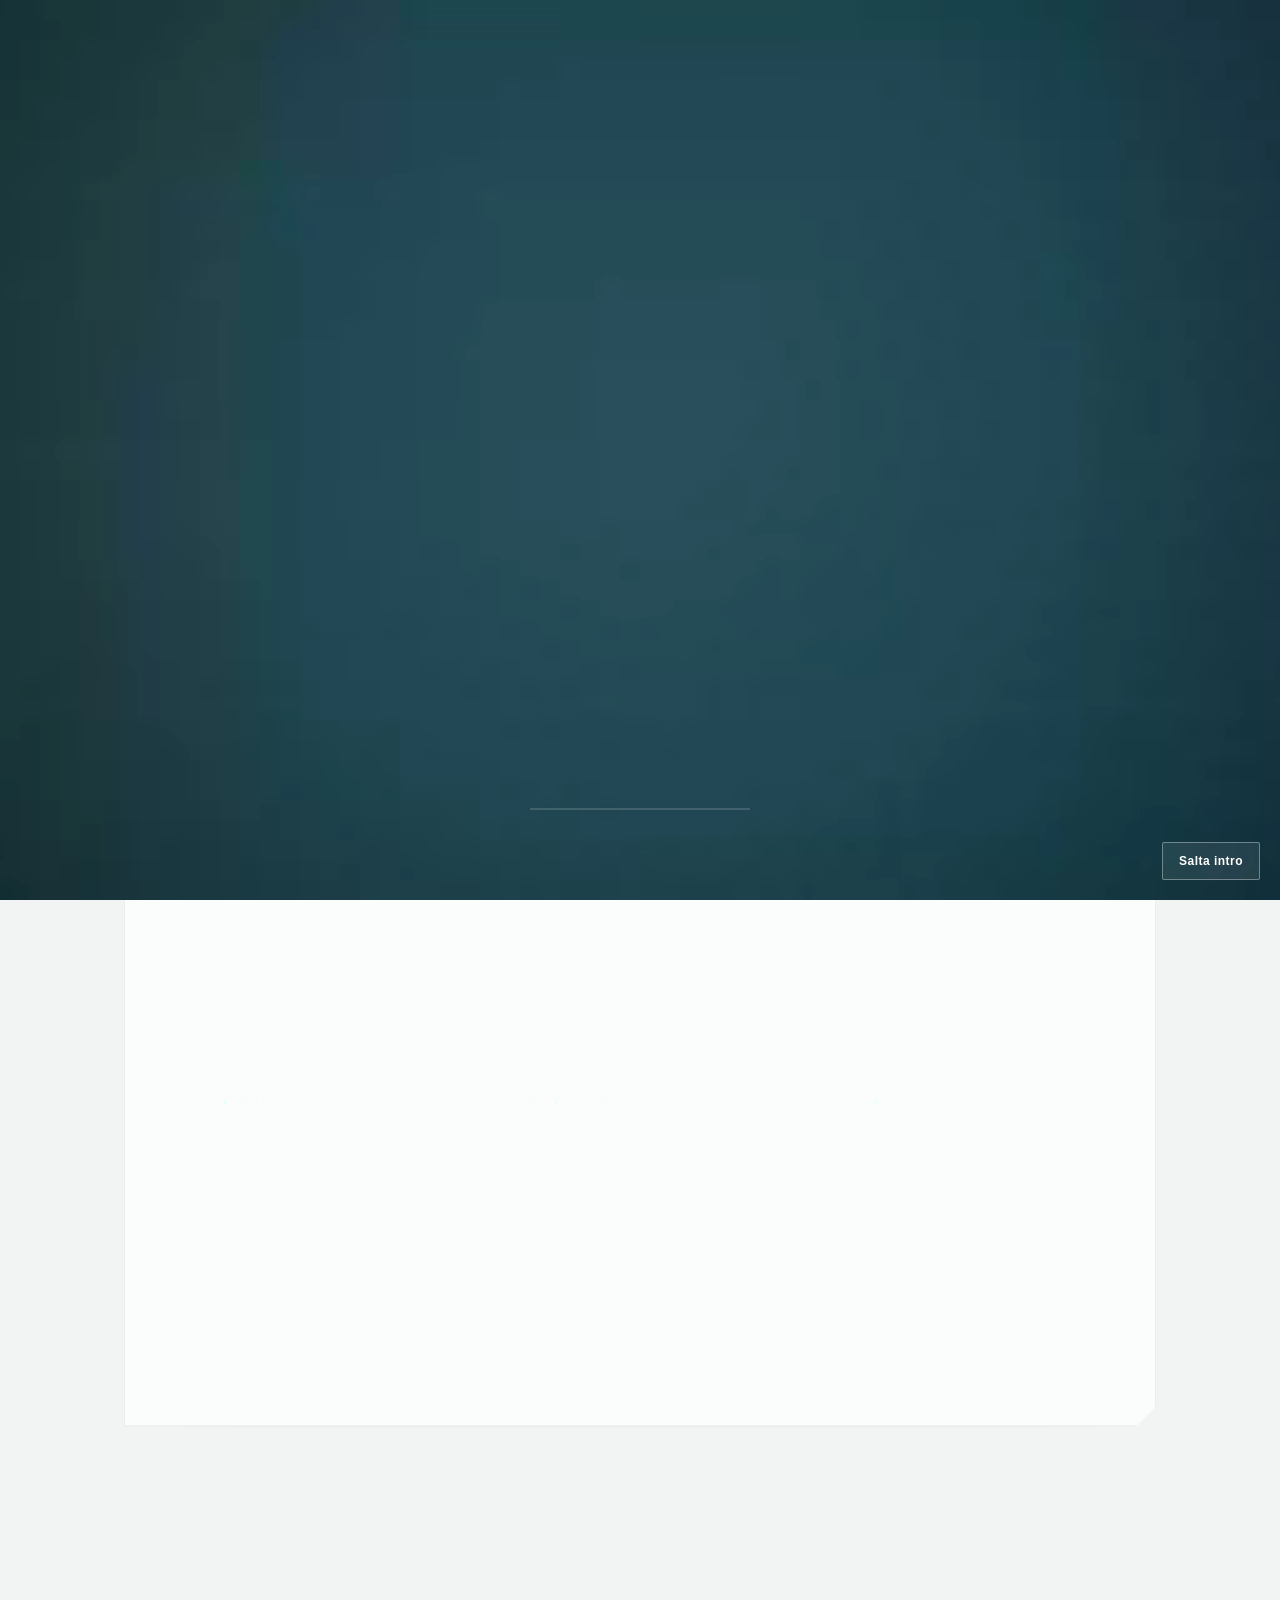
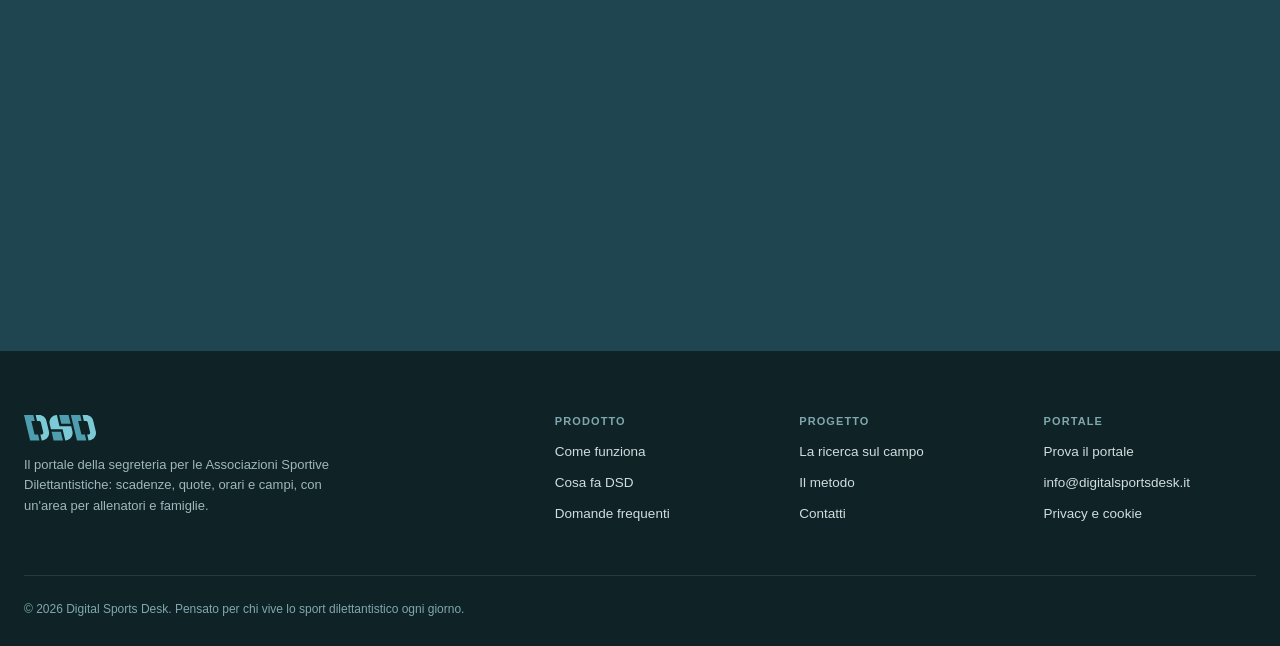
<file: index.html>
<!DOCTYPE html>
   <html lang="it">
   <head>
   <meta charset="UTF-8" />
   <title>Digital Sports Desk</title>
   <meta http-equiv="refresh" content="0; url=demo-online/index.html" />
   </head>
   <body><a href="demo-online/index.html">Vai a Digital Sports Desk</a></body>
   </html>
</file>
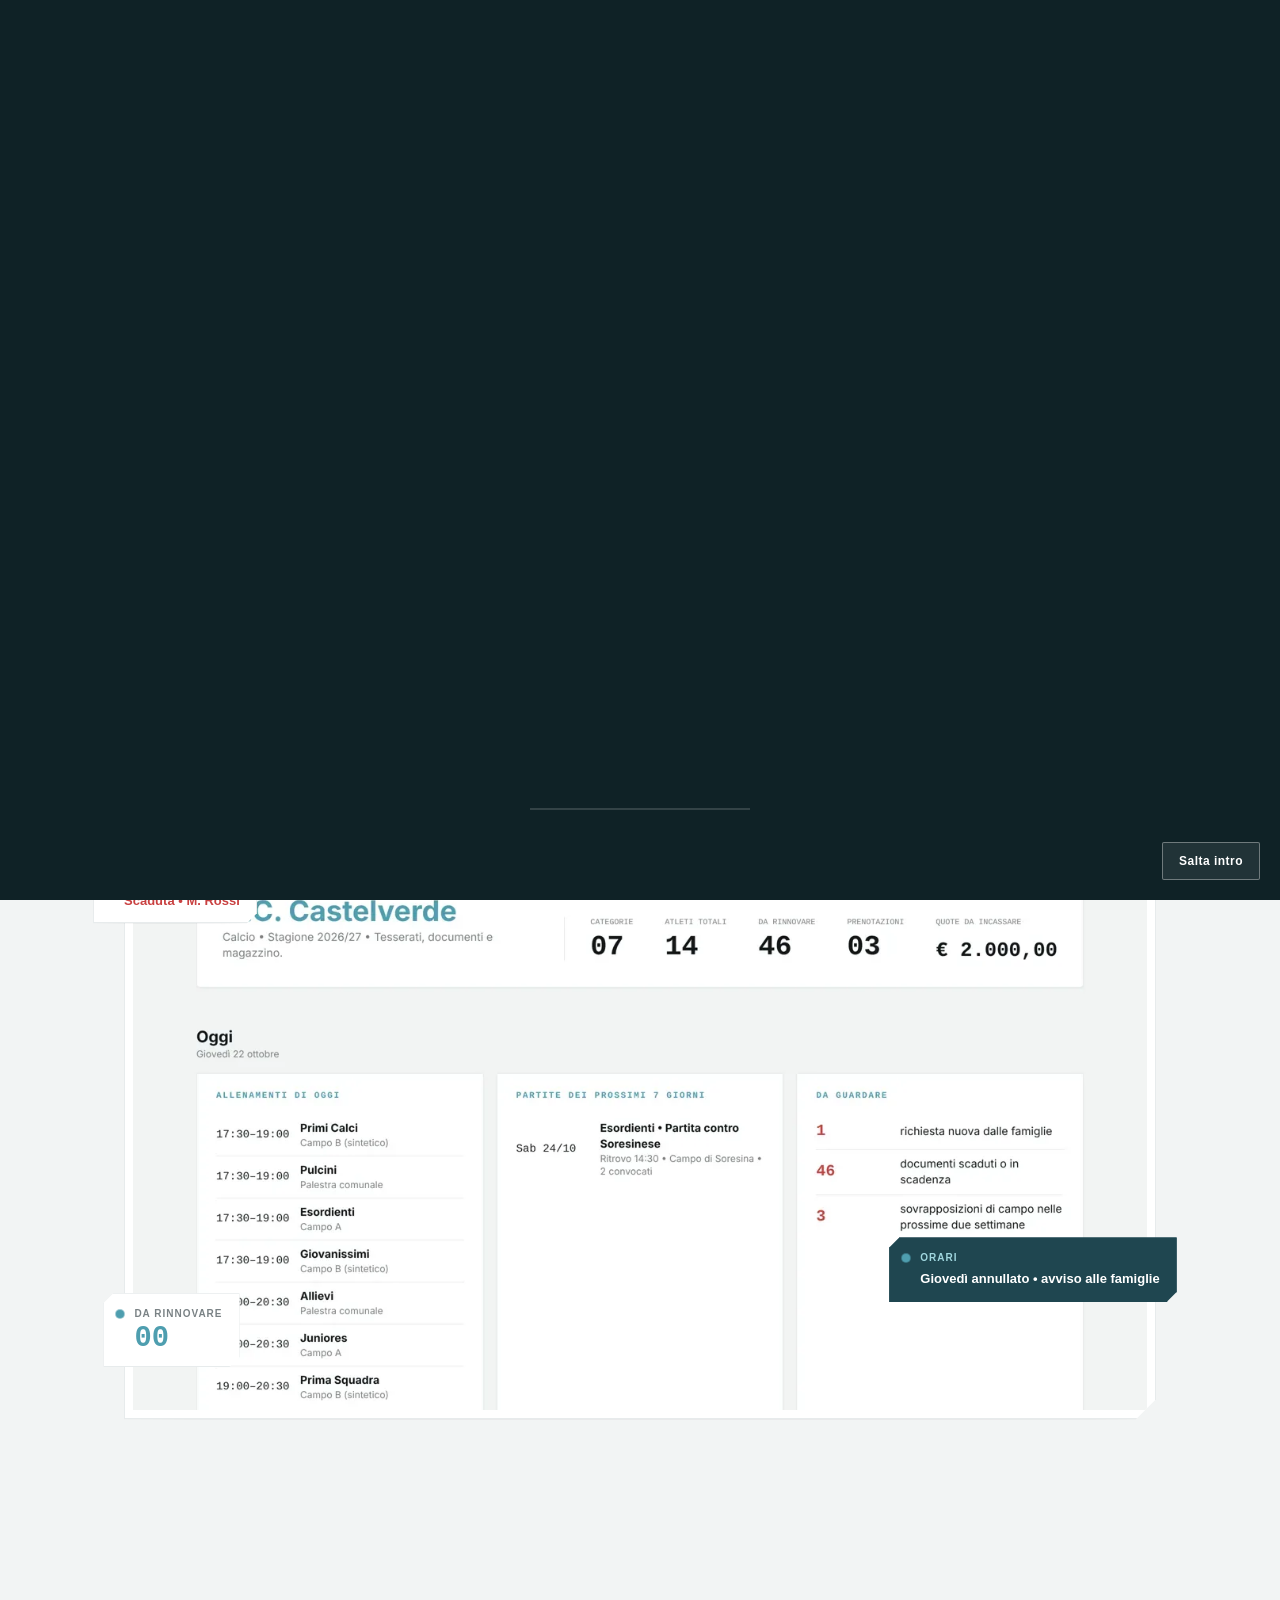
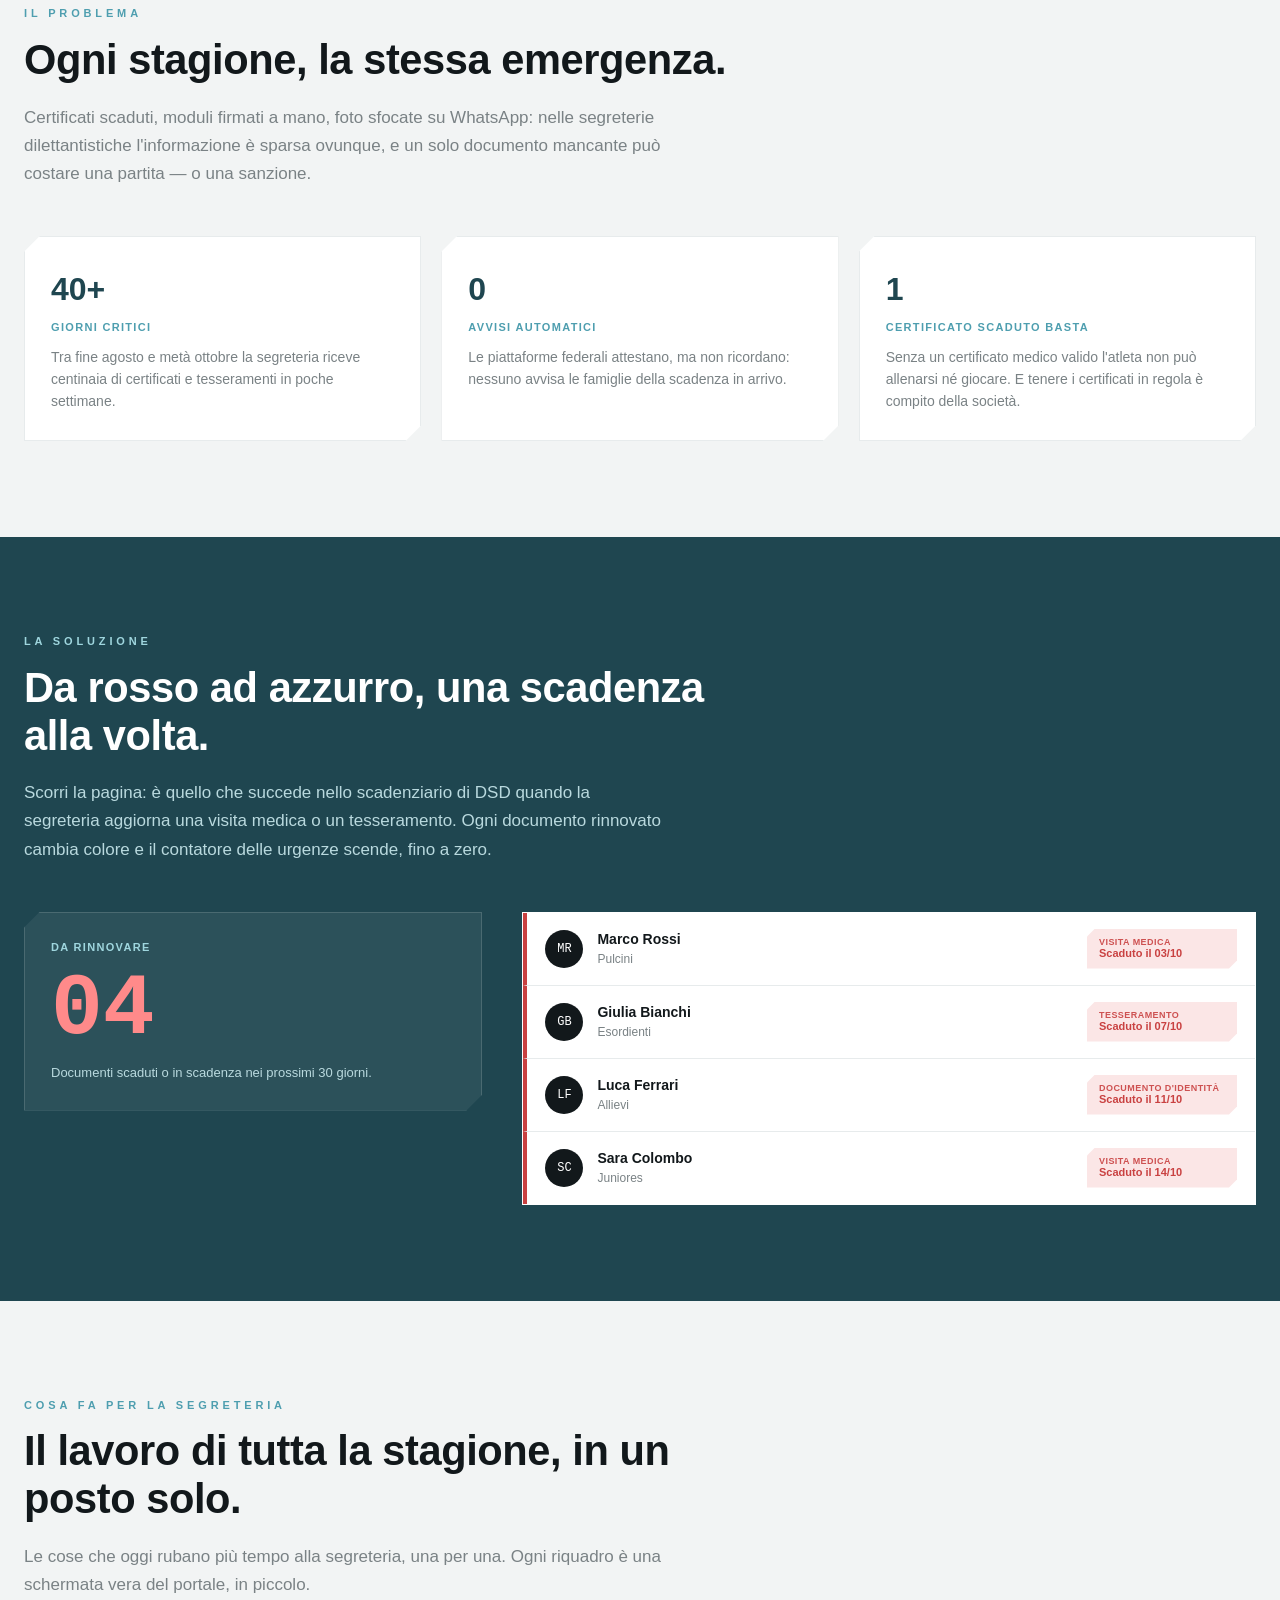
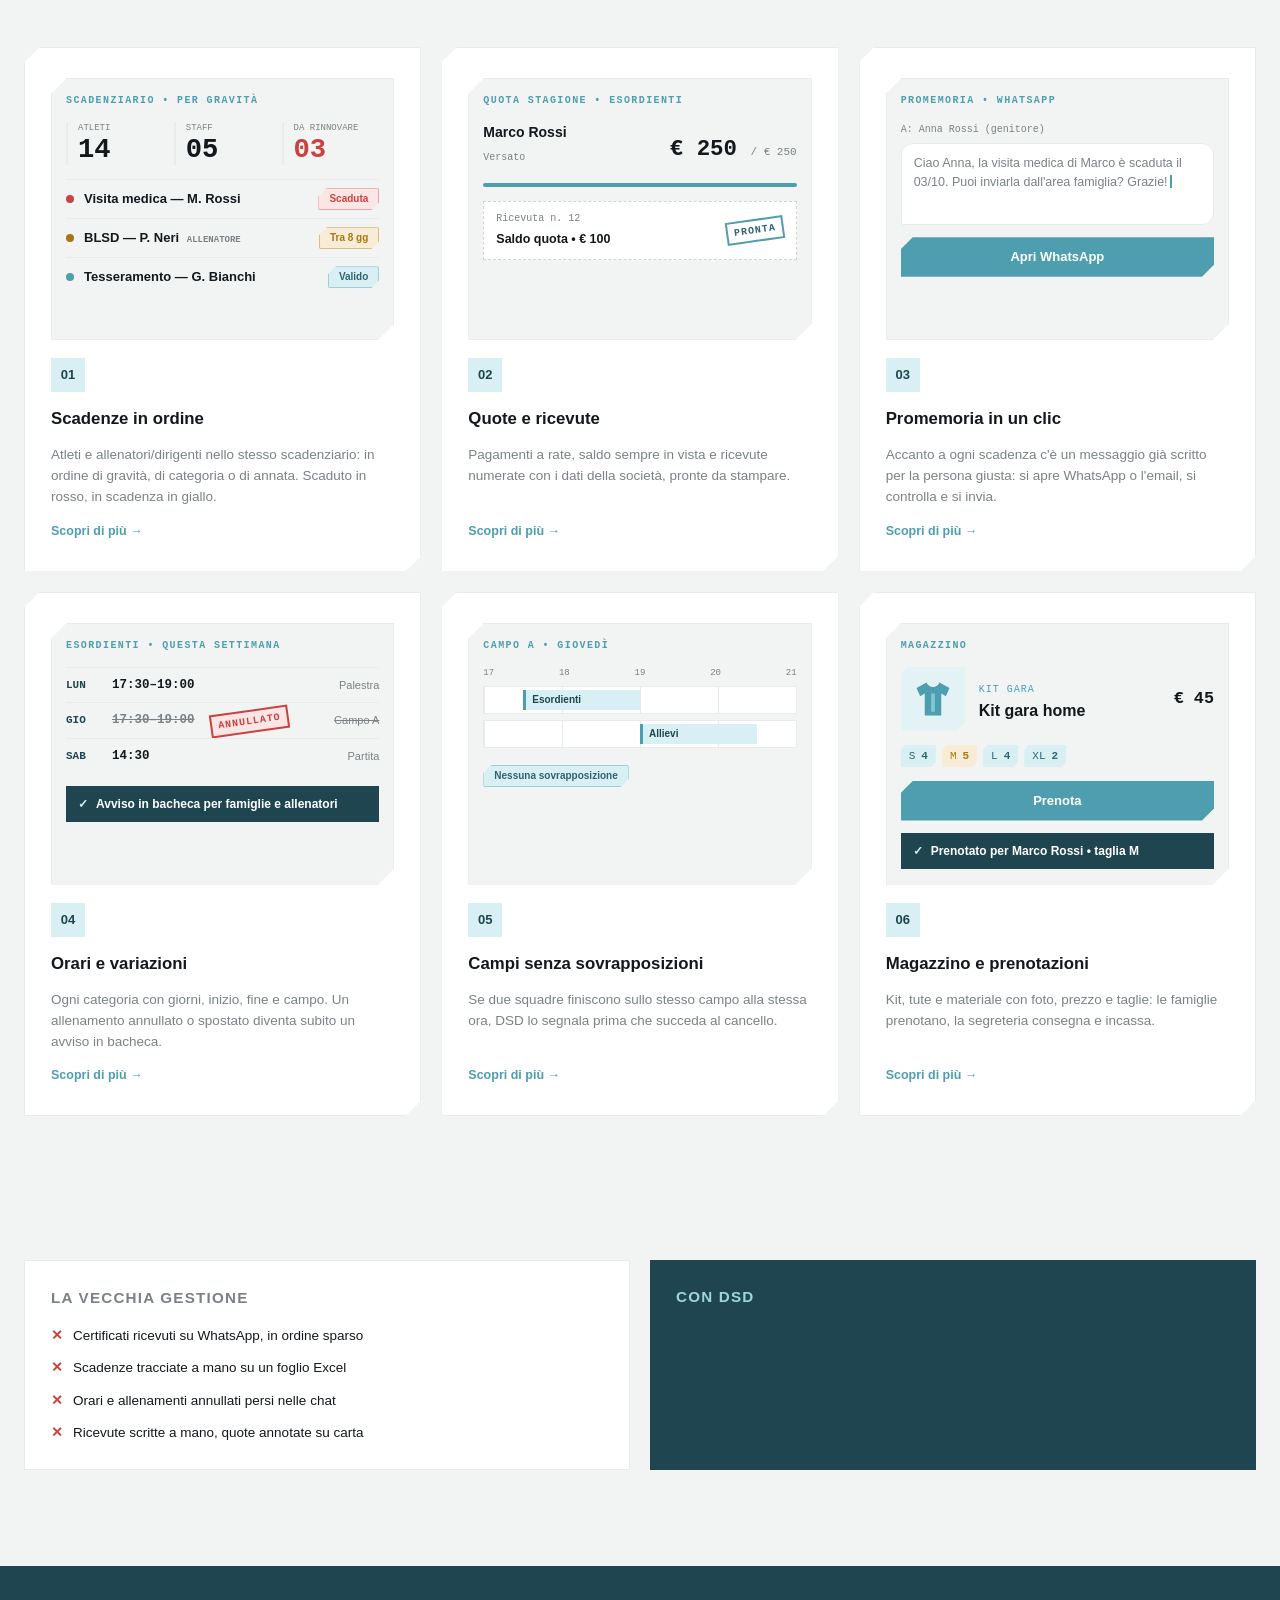
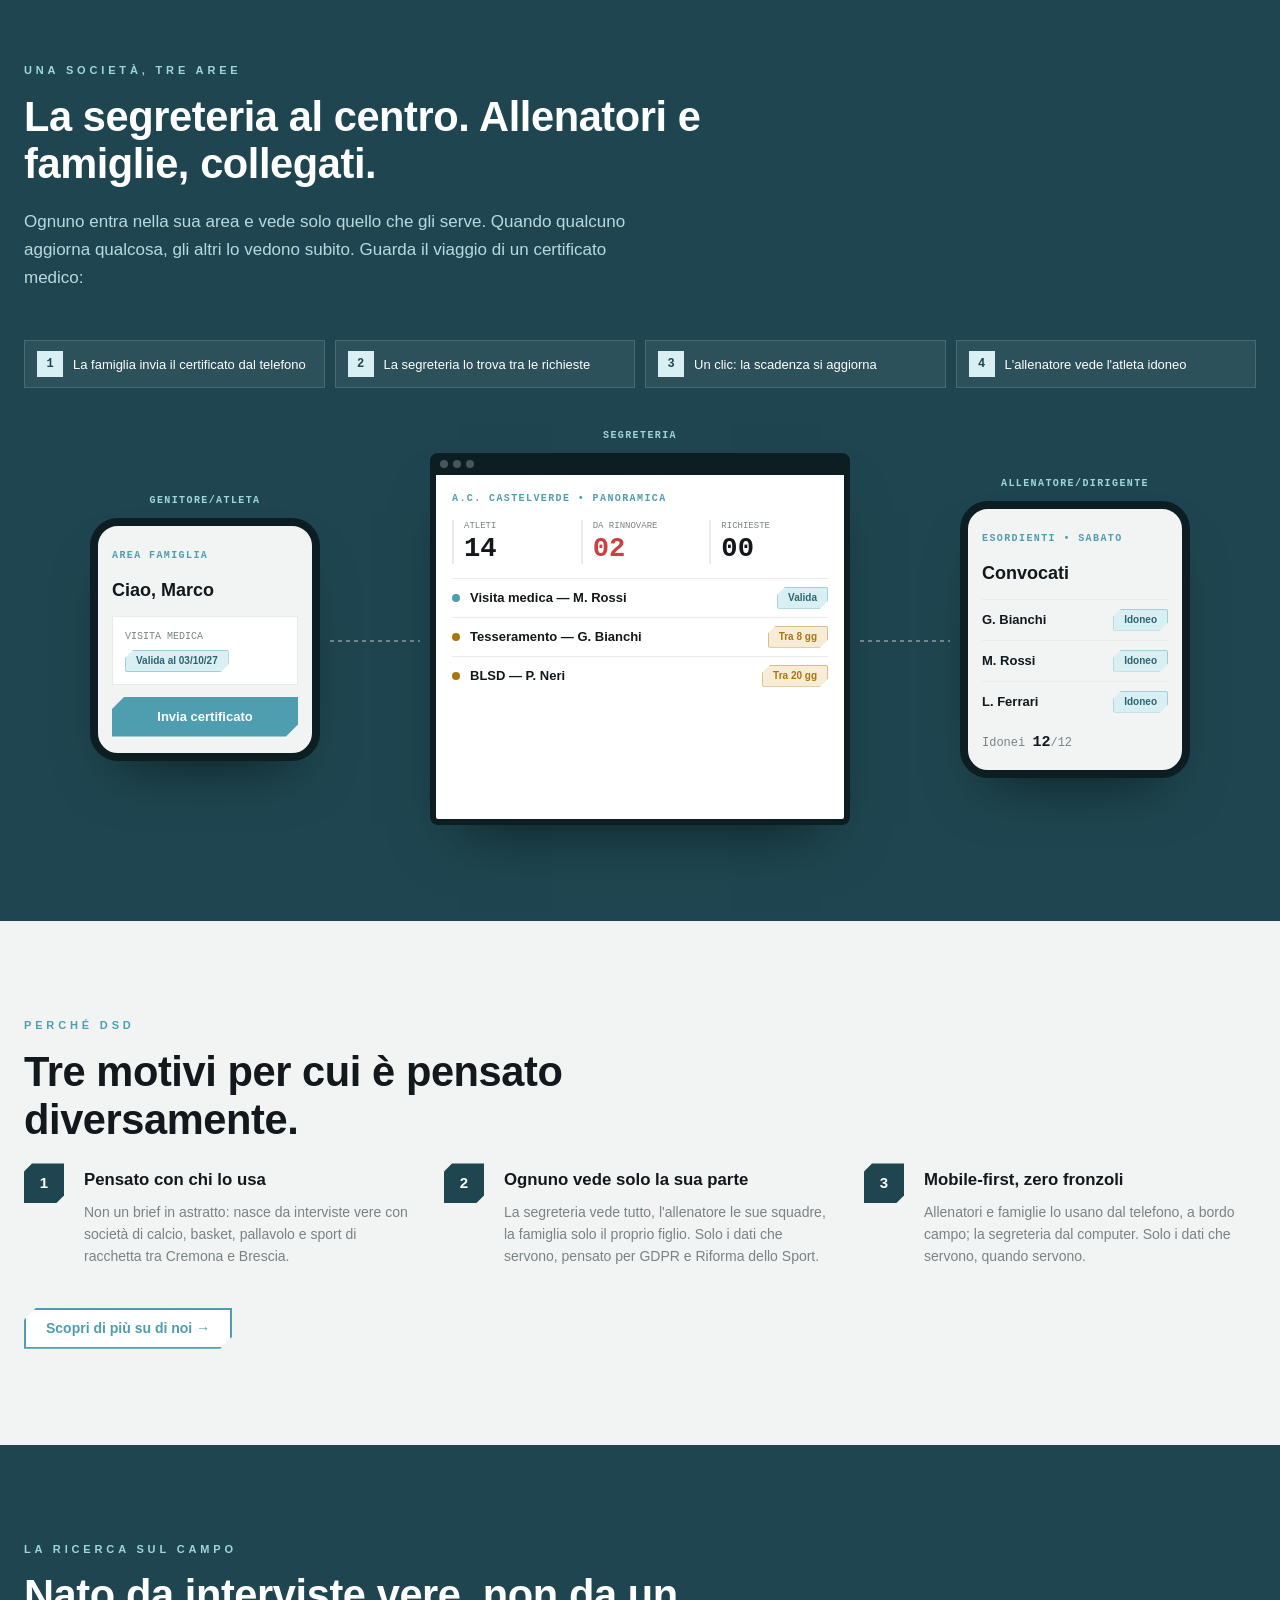
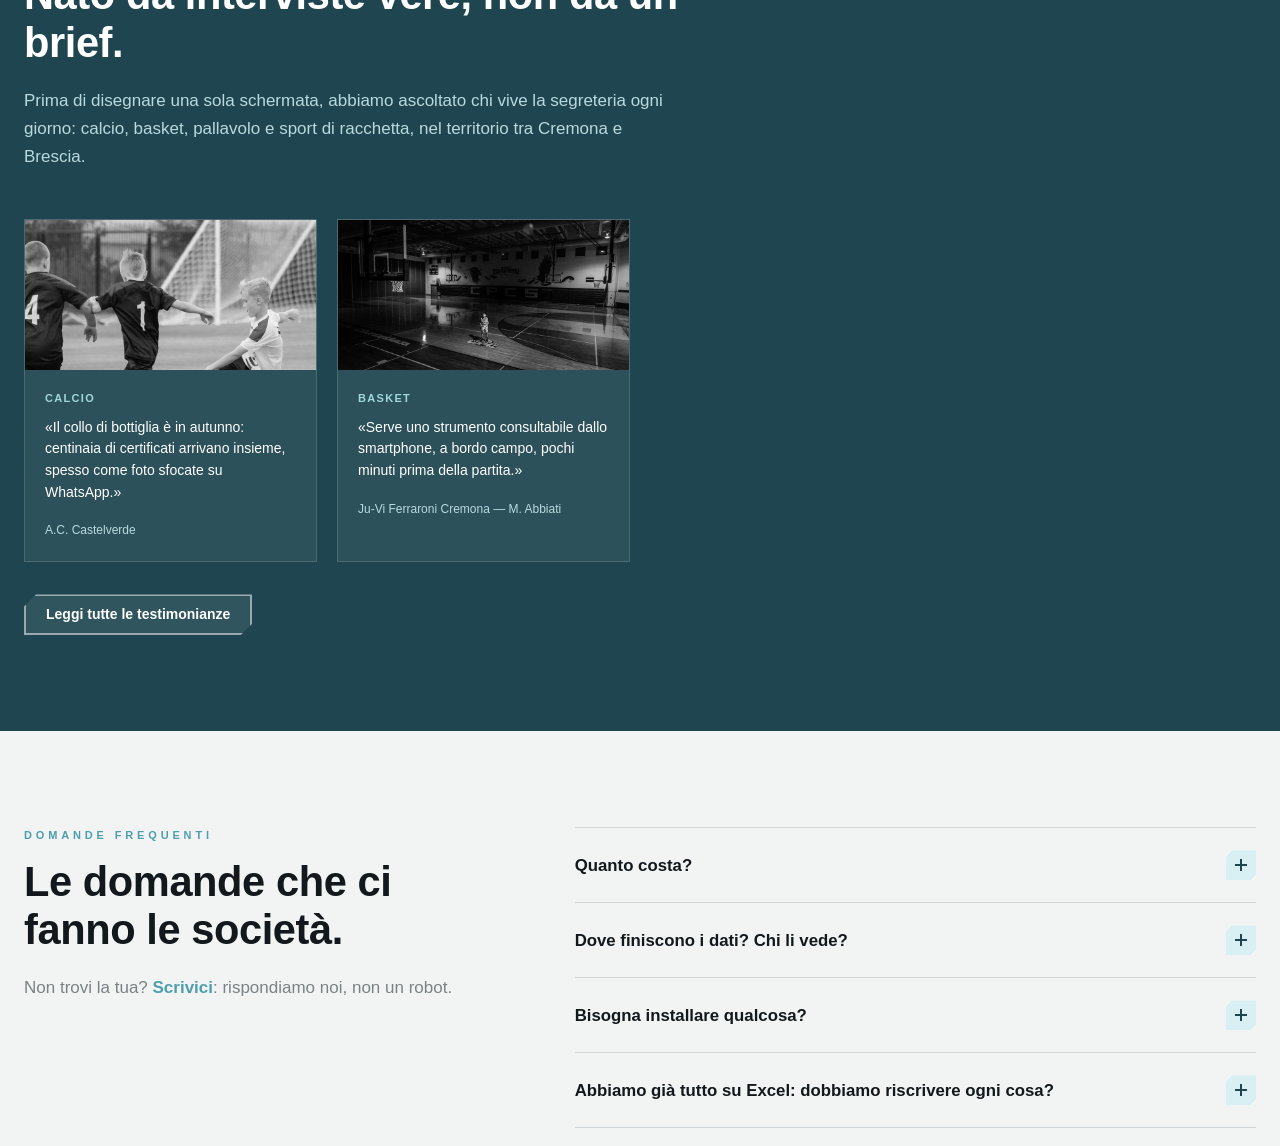
<file: demo-online/index.html>
<!DOCTYPE html>
<html lang="it">
<head>
<meta charset="UTF-8" />
<meta name="viewport" content="width=device-width, initial-scale=1.0" />
<title>Digital Sports Desk</title>
<!-- Pagina di partenza del repository: su GitHub Pages porta subito al sito.
     Il portale è in portale/, il sito di presentazione in sito/. -->
<meta http-equiv="refresh" content="0; url=sito/index.html" />
<link rel="icon" href="sito/assets/favicon.svg" type="image/svg+xml" />
</head>
<body style="font-family: Helvetica, Arial, sans-serif; padding: 40px;">
  <p>Digital Sports Desk — <a href="sito/index.html">vai al sito</a> · <a href="portale/index.html">vai al portale</a></p>
</body>
</html>
</file>
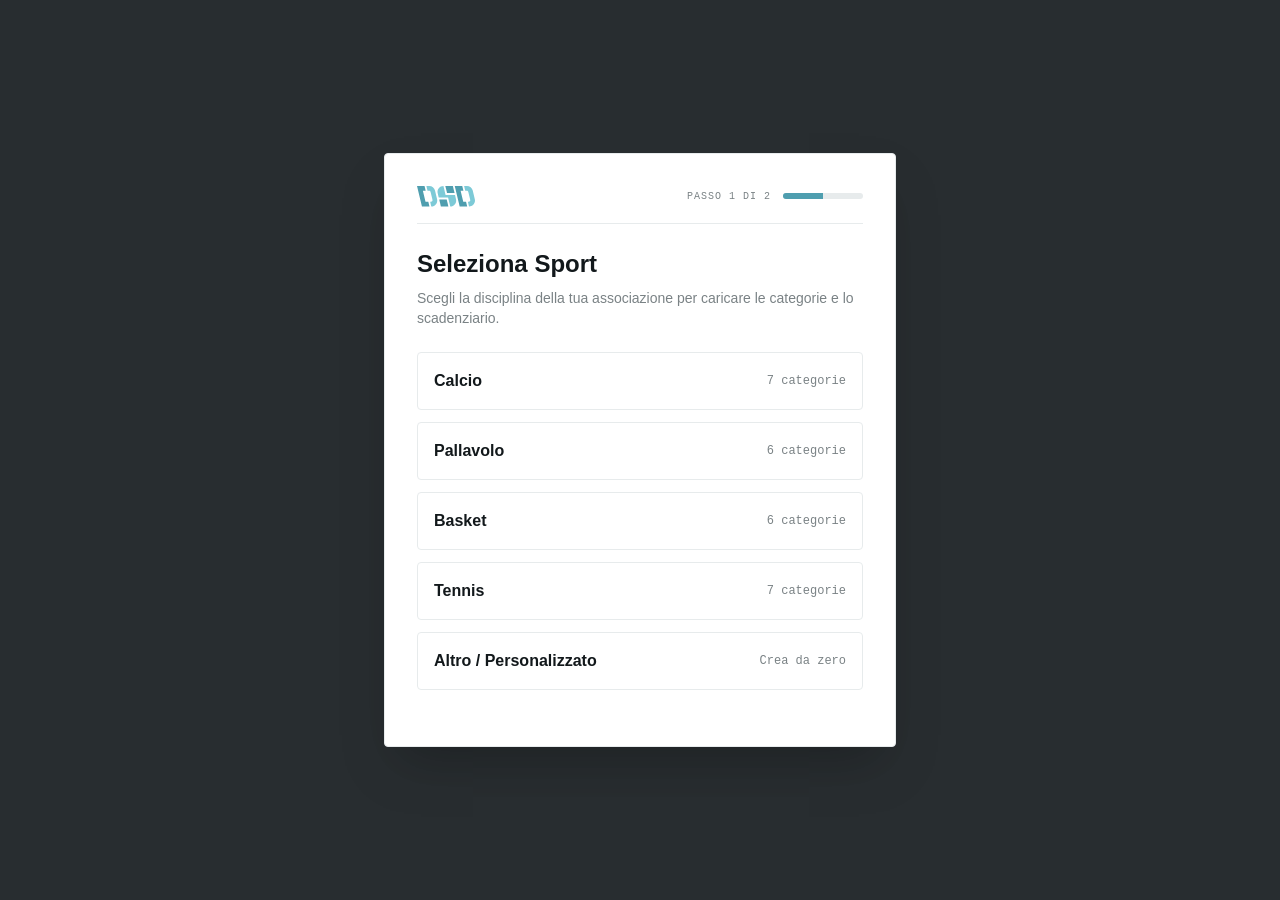
<file: demo-online/portale/index.html>
<!DOCTYPE html>
<html lang="it">
<head>
  <meta charset="UTF-8" />
  <meta name="viewport" content="width=device-width, initial-scale=1.0" />
  <title>D.S.D. — Digital Sports Desk</title>

  <!-- Librerie salvate nella cartella (versione fissa, funziona anche senza internet) -->
  <script src="js/vendor/tailwind-browser.js"></script>
  <link rel="stylesheet" href="css/style.css" />
</head>
<body class="bg-[#F2F4F4] text-[#12181B] antialiased">

  <!-- ================================================================== -->
  <!-- MODALE ONBOARDING                                                  -->
  <!-- ================================================================== -->
  <div id="onboarding" class="fixed inset-0 z-50 flex items-center justify-center bg-[#12181B]/90 p-4 backdrop-blur-xs">
    <div id="onboarding-card" class="bg-white border border-[#E7EBEC] rounded-sm p-6 sm:p-8 max-w-lg w-full shadow-2xl max-h-[95vh] overflow-y-auto">

      <!-- Testata Setup con Logo Originale SVG -->
      <div class="flex items-center justify-between gap-4 mb-6 pb-4 border-b border-[#E7EBEC]">
        <div class="w-[58px]">
          <svg class="w-[58px] h-auto" viewBox="0 0 225.73 79.76" xmlns="http://www.w3.org/2000/svg">
            <defs>
              <style>
                .cls-1 { fill: #4f9eaf; }
                .cls-2 { fill: #7dcad7; }
              </style>
            </defs>
            <g id="Livello_1-2" data-name="Livello 1">
              <g>
                <polygon class="cls-1" points="116.88 27.21 146.17 27.2 139.57 0 110.29 0 116.88 27.21"/>
                <polygon class="cls-1" points="92.91 79.76 122.19 79.76 115.61 52.56 86.53 52.56 92.91 79.76"/>
                <polygon class="cls-1" points="28.17 40.56 22.88 18.56 30.21 18.56 33.75 18.56 29.29 0 0 0 10.71 44.54 19.16 79.76 48.44 79.76 44 61.21 33.12 61.21 28.17 40.56"/>
                <path class="cls-2" d="M78.16,51.28l-1.61-6.73-6.46-26.85C67.59,7.32,58.3,0,47.63,0h-11.09s4.46,18.55,4.46,18.55h6.18c2.69,0,5.01,1.83,5.64,4.44l5.98,24.84,1.49,6.21c.11.47.17.94.17,1.39,0,2.77-2.22,5.75-5.81,5.75h-3.4s4.45,18.55,4.45,18.55h0c14.93,0,25.94-13.96,22.46-28.48Z"/>
                <polygon class="cls-1" points="175.09 40.56 169.8 18.56 177.14 18.56 180.67 18.56 176.21 0 146.92 0 157.64 44.54 166.08 79.76 195.36 79.76 190.92 61.21 180.04 61.21 175.09 40.56"/>
                <path class="cls-2" d="M225.08,51.28l-1.61-6.73-6.46-26.85C214.51,7.32,205.23,0,194.55,0h-11.09s4.46,18.55,4.46,18.55h6.18c2.69,0,5.01,1.83,5.64,4.44l5.98,24.84,1.49,6.21c.11.47.17.94.17,1.39,0,2.77-2.22,5.75-5.81,5.75h-3.4s4.45,18.55,4.45,18.55h0c14.93,0,25.94-13.96,22.46-28.48Z"/>
                <path class="cls-2" d="M129.44,79.75h0c14.93.01,25.93-13.95,22.44-28.46l-3.86-16.02-29.28.02h-7.22S103.03,0,103.03,0h-.02c-14.92,0-25.91,13.95-22.42,28.46l3.87,16.08h29.29s0,0,0,0h7.22l8.47,35.2Z"/>
              </g>
            </g>
          </svg>
        </div>
        <div class="flex items-center gap-3">
          <span class="font-mono text-[10px] text-[#7A8285] uppercase tracking-widest" id="ob-step-label">Passo 1 di 2</span>
          <div class="w-20 bg-[#E7EBEC] h-1.5 rounded-full overflow-hidden">
            <div id="ob-progress" class="bg-[#4E9EAF] h-full w-1/2 transition-all duration-300"></div>
          </div>
        </div>
      </div>

      <!-- STEP 1: Scelta dello sport -->
      <div id="ob-step-1">
        <h2 class="text-2xl font-bold mb-2 text-[#12181B]">Seleziona Sport</h2>
        <p class="text-sm text-[#7A8285] mb-6">Scegli la disciplina della tua associazione per caricare le categorie e lo scadenziario.</p>

        <div class="grid grid-cols-1 gap-3 mb-6">
          <button type="button" data-sport="calcio" class="sport-option flex items-center justify-between p-4 border border-[#E7EBEC] rounded-sm hover:border-[#4E9EAF] hover:bg-[#D8F0F3]/30 transition-all text-left cursor-pointer group">
            <span class="font-bold text-[#12181B] group-hover:text-[#4E9EAF]">Calcio</span>
            <span class="font-mono text-xs text-[#7A8285]">7 categorie</span>
          </button>
          <button type="button" data-sport="pallavolo" class="sport-option flex items-center justify-between p-4 border border-[#E7EBEC] rounded-sm hover:border-[#4E9EAF] hover:bg-[#D8F0F3]/30 transition-all text-left cursor-pointer group">
            <span class="font-bold text-[#12181B] group-hover:text-[#4E9EAF]">Pallavolo</span>
            <span class="font-mono text-xs text-[#7A8285]">6 categorie</span>
          </button>
          <button type="button" data-sport="basket" class="sport-option flex items-center justify-between p-4 border border-[#E7EBEC] rounded-sm hover:border-[#4E9EAF] hover:bg-[#D8F0F3]/30 transition-all text-left cursor-pointer group">
            <span class="font-bold text-[#12181B] group-hover:text-[#4E9EAF]">Basket</span>
            <span class="font-mono text-xs text-[#7A8285]">6 categorie</span>
          </button>
          <button type="button" data-sport="tennis" class="sport-option flex items-center justify-between p-4 border border-[#E7EBEC] rounded-sm hover:border-[#4E9EAF] hover:bg-[#D8F0F3]/30 transition-all text-left cursor-pointer group">
            <span class="font-bold text-[#12181B] group-hover:text-[#4E9EAF]">Tennis</span>
            <span class="font-mono text-xs text-[#7A8285]">7 categorie</span>
          </button>
          <button type="button" data-sport="altro" class="sport-option flex items-center justify-between p-4 border border-[#E7EBEC] rounded-sm hover:border-[#4E9EAF] hover:bg-[#D8F0F3]/30 transition-all text-left cursor-pointer group">
            <span class="font-bold text-[#12181B] group-hover:text-[#4E9EAF]">Altro / Personalizzato</span>
            <span class="font-mono text-xs text-[#7A8285]">Crea da zero</span>
          </button>
        </div>
      </div>

      <!-- STEP 2: Società e Categorie -->
      <div id="ob-step-2" class="hidden">
        <h2 class="text-2xl font-bold mb-2 text-[#12181B]">Personalizza Società</h2>
        <p class="text-sm text-[#7A8285] mb-4">Inserisci il nome della società, verifica le categorie attive, elimina quelle non necessarie o aggiungine di nuove.</p>

        <div class="mb-4">
          <label class="block text-xs font-mono mb-1 text-[#7A8285]">Nome Società</label>
          <input type="text" id="ob-nome-societa" placeholder="es. A.C. Castelverde" class="w-full input-dsd" />
        </div>

        <div id="altro-sport-input" class="mb-4 hidden">
          <label class="block text-xs font-mono mb-1 text-[#7A8285]">Disciplina</label>
          <input type="text" id="nome-sport-personalizzato" placeholder="es. Rugby" class="w-full input-dsd" />
        </div>

        <div id="categorie-form-list" class="space-y-2 max-h-48 overflow-y-auto pr-1 mb-4">
          <!-- Dinamico JS -->
        </div>

        <div class="flex gap-2 mb-4">
          <input type="text" id="nuova-categoria" placeholder="Nuova categoria (es. Under 10)" class="flex-1 input-dsd" />
          <button type="button" id="btn-aggiungi-categoria" class="btn-dsd-secondary text-xs py-2 px-4">Aggiungi</button>
        </div>

        <!-- Scelta: partire con i dati di esempio o da zero -->
        <label class="flex items-start gap-3 border border-[#E7EBEC] rounded-sm p-3 mb-6 cursor-pointer bg-[#F2F4F4]/60">
          <input type="checkbox" id="ob-dati-demo" checked class="accent-[#4E9EAF] mt-0.5 cursor-pointer" />
          <span>
            <span class="block text-sm font-bold text-[#12181B]">Carica dati di esempio</span>
            <span class="block text-xs text-[#7A8285]">Atleti e prodotti demo per esplorare il portale. Togli la spunta per partire da zero con i tuoi dati.</span>
          </span>
        </label>

        <div class="flex items-center justify-between pt-4 border-t border-[#E7EBEC]">
          <button type="button" id="ob-back" class="text-xs text-[#7A8285] hover:text-[#12181B] underline cursor-pointer">← Indietro</button>
          <button type="button" id="ob-submit" class="btn-dsd-primary">Completa Setup →</button>
        </div>
      </div>

    </div>
  </div>

  <!-- ================================================================== -->
  <!-- DASHBOARD PRINCIPALE                                               -->
  <!-- ================================================================== -->
  <div id="app" class="hidden min-h-screen flex flex-col">

    <!-- Barra del prototipo per passare da un'area all'altra -->
    <div id="barra-aree"></div>

    <!-- Header Fisso: logo, nome società e menu sezioni -->
    <header class="border-b border-[#E7EBEC] bg-white/95 backdrop-blur-md sticky top-0 z-40">
      <div class="max-w-6xl mx-auto px-4 h-16 flex items-center justify-between gap-4">

        <div class="flex items-center gap-4 min-w-0">
          <button type="button" data-sezione="panoramica" class="h-10 flex items-center cursor-pointer shrink-0" title="Panoramica">
            <svg class="w-[58px] h-auto" viewBox="0 0 225.73 79.76" xmlns="http://www.w3.org/2000/svg">
              <defs>
                <style>
                  .cls-1 { fill: #4f9eaf; }
                  .cls-2 { fill: #7dcad7; }
                </style>
              </defs>
              <g id="Livello_1-2" data-name="Livello 1">
                <g>
                  <polygon class="cls-1" points="116.88 27.21 146.17 27.2 139.57 0 110.29 0 116.88 27.21"/>
                  <polygon class="cls-1" points="92.91 79.76 122.19 79.76 115.61 52.56 86.53 52.56 92.91 79.76"/>
                  <polygon class="cls-1" points="28.17 40.56 22.88 18.56 30.21 18.56 33.75 18.56 29.29 0 0 0 10.71 44.54 19.16 79.76 48.44 79.76 44 61.21 33.12 61.21 28.17 40.56"/>
                  <path class="cls-2" d="M78.16,51.28l-1.61-6.73-6.46-26.85C67.59,7.32,58.3,0,47.63,0h-11.09s4.46,18.55,4.46,18.55h6.18c2.69,0,5.01,1.83,5.64,4.44l5.98,24.84,1.49,6.21c.11.47.17.94.17,1.39,0,2.77-2.22,5.75-5.81,5.75h-3.4s4.45,18.55,4.45,18.55h0c14.93,0,25.94-13.96,22.46-28.48Z"/>
                  <polygon class="cls-1" points="175.09 40.56 169.8 18.56 177.14 18.56 180.67 18.56 176.21 0 146.92 0 157.64 44.54 166.08 79.76 195.36 79.76 190.92 61.21 180.04 61.21 175.09 40.56"/>
                  <path class="cls-2" d="M225.08,51.28l-1.61-6.73-6.46-26.85C214.51,7.32,205.23,0,194.55,0h-11.09s4.46,18.55,4.46,18.55h6.18c2.69,0,5.01,1.83,5.64,4.44l5.98,24.84,1.49,6.21c.11.47.17.94.17,1.39,0,2.77-2.22,5.75-5.81,5.75h-3.4s4.45,18.55,4.45,18.55h0c14.93,0,25.94-13.96,22.46-28.48Z"/>
                  <path class="cls-2" d="M129.44,79.75h0c14.93.01,25.93-13.95,22.44-28.46l-3.86-16.02-29.28.02h-7.22S103.03,0,103.03,0h-.02c-14.92,0-25.91,13.95-22.42,28.46l3.87,16.08h29.29s0,0,0,0h7.22l8.47,35.2Z"/>
                </g>
              </g>
            </svg>
          </button>
          <span class="hidden sm:flex items-center gap-3 border-l border-[#E7EBEC] pl-4 min-w-0">
            <img id="header-logo-societa" alt="" class="hidden h-8 w-8 object-contain shrink-0" />
            <span id="header-nome-societa" class="text-sm font-bold text-[#12181B] truncate"></span>
          </span>
        </div>

        <nav class="hidden md:flex items-center gap-8 text-xs font-bold text-[#7A8285]">
          <button type="button" data-sezione="panoramica" class="voce-menu hover:text-[#4E9EAF] transition-colors cursor-pointer">Panoramica</button>
          <button type="button" data-sezione="atleti" class="voce-menu hover:text-[#4E9EAF] transition-colors cursor-pointer">Atleti</button>
          <button type="button" data-sezione="allenatori" class="voce-menu hover:text-[#4E9EAF] transition-colors cursor-pointer">Allenatori/Dirigenti</button>
          <button type="button" data-sezione="magazzino" class="voce-menu hover:text-[#4E9EAF] transition-colors cursor-pointer">Magazzino</button>
          <button type="button" data-sezione="societa" class="voce-menu hover:text-[#4E9EAF] transition-colors cursor-pointer">Società</button>
        </nav>

        <!-- Ricerca unica (anche con il tasto /) -->
        <button type="button" data-apri-ricerca class="bottone-ricerca shrink-0" title="Cerca (tasto /)">
          <svg viewBox="0 0 24 24" class="w-4 h-4" fill="none" stroke="currentColor" stroke-width="2.4" aria-hidden="true"><circle cx="11" cy="11" r="7"/><path d="m20 20-3.5-3.5"/></svg>
          <span class="hidden lg:inline">Cerca</span>
          <kbd class="hidden lg:inline">/</kbd>
        </button>
      </div>

      <!-- Menu sezioni su smartphone -->
      <nav class="md:hidden flex border-t border-[#E7EBEC] text-xs font-bold text-[#7A8285]">
        <button type="button" data-sezione="panoramica" class="voce-menu flex-1 py-3 cursor-pointer">Panoramica</button>
        <button type="button" data-sezione="atleti" class="voce-menu flex-1 py-3 cursor-pointer">Atleti</button>
        <button type="button" data-sezione="allenatori" class="voce-menu flex-1 py-3 cursor-pointer leading-tight">Allenatori/<wbr>Dirigenti</button>
        <button type="button" data-sezione="magazzino" class="voce-menu flex-1 py-3 cursor-pointer">Magazzino</button>
        <button type="button" data-sezione="societa" class="voce-menu flex-1 py-3 cursor-pointer">Società</button>
      </nav>
    </header>

    <!-- Main Content -->
    <main class="flex-1 max-w-6xl w-full mx-auto px-4 py-8">

      <!-- ============================================================ -->
      <!-- SEZIONE: PANORAMICA                                          -->
      <!-- ============================================================ -->
      <div id="sezione-panoramica" class="sezione space-y-12">

        <!-- HERO & SCOREBOARD -->
        <section class="border border-[#E7EBEC] rounded-sm p-6 sm:p-8 bg-white shadow-xs">
          <div class="flex flex-col lg:flex-row lg:items-end justify-between gap-6">
            <div class="flex items-center gap-5 min-w-0">
              <img id="hero-logo-societa" alt="Logo della società" class="hidden w-16 h-16 sm:w-20 sm:h-20 object-contain shrink-0" />
              <div>
                <p class="font-mono text-xs text-[#4E9EAF] font-bold uppercase tracking-widest mb-1">Panoramica Generale</p>
                <h2 id="hero-title" class="text-3xl sm:text-4xl font-bold text-[#12181B]">Gestione <span id="hero-sport-name" class="text-[#4E9EAF]">ASD</span></h2>
                <p id="hero-sub" class="text-sm text-[#7A8285] mt-1">Stato dei tesserati, visite mediche e documenti in scadenza.</p>
              </div>
            </div>

            <div id="scoreboard" class="grid grid-cols-2 sm:flex sm:flex-wrap lg:flex-nowrap lg:shrink-0 sm:items-start gap-6 sm:gap-x-10 lg:gap-x-8 xl:gap-x-10 border-t lg:border-t-0 lg:border-l border-[#E7EBEC] pt-4 lg:pt-0 lg:pl-8">
              <div>
                <p class="font-mono text-[10px] text-[#7A8285] uppercase">Categorie</p>
                <p id="stat-categorie" class="scoreboard-value">00</p>
              </div>
              <div>
                <p class="font-mono text-[10px] text-[#7A8285] uppercase">Atleti Totali</p>
                <p id="stat-atleti" class="scoreboard-value">00</p>
              </div>
              <div>
                <p class="font-mono text-[10px] text-[#7A8285] uppercase">Da Rinnovare</p>
                <p id="stat-scadenze" class="scoreboard-value text-[#C94141]">00</p>
              </div>
              <div>
                <p class="font-mono text-[10px] text-[#7A8285] uppercase">Prenotazioni</p>
                <p id="stat-prenotazioni" class="scoreboard-value">00</p>
              </div>
              <div>
                <p class="font-mono text-[10px] text-[#7A8285] uppercase">Quote da Incassare</p>
                <p id="stat-quote" class="scoreboard-value scoreboard-value--piccolo">€ 0</p>
              </div>
            </div>
          </div>
        </section>

        <!-- OGGI: quello che serve alla segreteria appena apre il portale -->
        <section id="sez-oggi">
          <div class="mb-4">
            <h3 class="text-xl font-bold text-[#12181B]">Oggi</h3>
            <p id="oggi-data" class="text-xs text-[#7A8285]"></p>
          </div>
          <div id="oggi" class="grid grid-cols-1 lg:grid-cols-3 gap-4">
            <!-- Dinamico JS -->
          </div>
        </section>

        <!-- RICHIESTE DALLE FAMIGLIE (dall'area Genitore/Atleta) -->
        <section id="sez-richieste" class="hidden">
          <div class="mb-4">
            <h3 class="text-xl font-bold text-[#12181B]">Richieste dalle Famiglie</h3>
            <p class="text-xs text-[#7A8285]">Documenti inviati, correzioni e consensi dall'area Genitore/Atleta</p>
          </div>
          <div id="richieste-list" class="border border-[#E7EBEC] rounded-sm divide-y divide-[#E7EBEC] overflow-hidden bg-white shadow-xs">
            <!-- Dinamico JS -->
          </div>
        </section>

        <!-- DA SISTEMARE: i problemi più importanti, con un clic al roster filtrato -->
        <section id="sez-da-sistemare" data-richiudibile>
          <div class="mb-4">
            <h3 class="text-xl font-bold text-[#12181B]">Da Sistemare</h3>
            <p class="text-xs text-[#7A8285]">Fai clic su un riquadro per vedere gli atleti interessati</p>
          </div>
          <div id="da-sistemare" class="grid grid-cols-1 sm:grid-cols-2 lg:grid-cols-5 gap-4">
            <!-- Dinamico JS -->
          </div>
        </section>

        <!-- ALLENAMENTI DELLA SETTIMANA (orari e variazioni) -->
        <section id="sez-settimana" data-richiudibile>
          <div class="flex flex-wrap items-end justify-between gap-3 mb-4">
            <div>
              <h3 class="text-xl font-bold text-[#12181B]">Allenamenti e Partite</h3>
              <p id="settimana-titolo" class="text-xs text-[#7A8285]"></p>
            </div>
            <div class="flex items-center gap-1">
              <button type="button" id="settimana-prima" class="filtro-stato" aria-label="Settimana prima">‹</button>
              <button type="button" id="settimana-oggi" class="filtro-stato">Oggi</button>
              <button type="button" id="settimana-dopo" class="filtro-stato" aria-label="Settimana dopo">›</button>
            </div>
          </div>
          <div id="settimana-allenamenti" class="grid grid-cols-1 sm:grid-cols-2 lg:grid-cols-3 gap-4">
            <!-- Dinamico JS -->
          </div>
        </section>

        <!-- BACHECA AVVISI: le famiglie li vedono nella loro area -->
        <section id="sez-bacheca" data-richiudibile>
          <div class="mb-4">
            <h3 class="text-xl font-bold text-[#12181B]">Bacheca Avvisi</h3>
            <p class="text-xs text-[#7A8285]">Le famiglie vedono gli avvisi della loro categoria nell'area Genitore/Atleta</p>
          </div>
          <div class="grid grid-cols-1 lg:grid-cols-3 gap-4">
            <div class="pannello-scheda flex flex-col gap-3">
              <textarea id="bacheca-testo" rows="3" placeholder="es. Sabato foto di squadra: venite con la divisa" class="input-dsd w-full"></textarea>
              <select id="bacheca-categoria" class="input-dsd w-full"></select>
              <button type="button" id="bacheca-pubblica" class="btn-dsd-primary text-xs py-2 px-5 self-end">Pubblica avviso</button>
            </div>
            <div id="bacheca-lista" class="lg:col-span-2 flex flex-col gap-2">
              <!-- Dinamico JS -->
            </div>
          </div>
        </section>

        <!-- CATEGORIE -->
        <section id="sez-categorie" data-richiudibile>
          <div class="flex items-center justify-between mb-4">
            <div>
              <h3 class="text-xl font-bold text-[#12181B]">Categorie Attive</h3>
              <p class="text-xs text-[#7A8285]">Fai clic su una categoria per aprire la sua pagina</p>
            </div>
            <span class="font-mono text-xs text-[#7A8285]" id="categorie-count">0</span>
          </div>
          <div id="categorie-grid" class="grid grid-cols-2 sm:grid-cols-3 md:grid-cols-4 gap-4">
            <!-- Dinamico JS -->
          </div>
        </section>

        <!-- SCADENZIARIO -->
        <section id="sez-scadenziario" data-richiudibile>
          <div class="flex items-center justify-between mb-4">
            <div>
              <h3 class="text-xl font-bold text-[#12181B]">Scadenziario Moduli</h3>
              <p class="text-xs text-[#7A8285]">Documenti di atleti e allenatori • clic per aprire la scheda • a destra il promemoria su WhatsApp o via email</p>
            </div>
          </div>
          <div class="flex flex-wrap gap-2 mb-4">
            <button type="button" data-filtro-scadenze="urgenti" class="filtro-stato">Da sistemare <b class="font-mono"></b></button>
            <button type="button" data-filtro-scadenze="scaduto" class="filtro-stato">Scadute <b class="font-mono"></b></button>
            <button type="button" data-filtro-scadenze="in-scadenza" class="filtro-stato">Entro 30 giorni <b class="font-mono"></b></button>
            <button type="button" data-filtro-scadenze="mancante" class="filtro-stato">Senza data <b class="font-mono"></b></button>
            <button type="button" data-filtro-scadenze="tutte" class="filtro-stato">Tutte <b class="font-mono"></b></button>
          </div>
          <!-- Ordine e persone: la gravità resta sempre il criterio dentro ogni gruppo -->
          <div class="flex flex-wrap items-center gap-x-6 gap-y-3 mb-4">
            <div class="flex flex-wrap items-center gap-2">
              <span class="etichetta-ordine">Ordina per</span>
              <span class="gruppo-ordine">
                <button type="button" data-ordine-scadenze="gravita" class="ordine">Gravità</button>
                <button type="button" data-ordine-scadenze="data" class="ordine">Data</button>
                <button type="button" data-ordine-scadenze="categoria" class="ordine">Categoria</button>
                <button type="button" data-ordine-scadenze="annata" class="ordine">Annata</button>
              </span>
            </div>
            <div class="flex flex-wrap items-center gap-2">
              <span class="etichetta-ordine">Mostra</span>
              <span class="gruppo-ordine">
                <button type="button" data-persone-scadenze="tutti" class="ordine">Tutti</button>
                <button type="button" data-persone-scadenze="atleti" class="ordine">Atleti</button>
                <button type="button" data-persone-scadenze="allenatori" class="ordine">Allenatori/Dirigenti</button>
              </span>
            </div>
          </div>
          <div id="scadenziario-list" class="border border-[#E7EBEC] rounded-sm divide-y divide-[#E7EBEC] overflow-hidden bg-white shadow-xs">
            <!-- Dinamico JS -->
          </div>
        </section>
      </div>

      <!-- ============================================================ -->
      <!-- SEZIONE: ROSTER ATLETI                                       -->
      <!-- ============================================================ -->
      <div id="sezione-atleti" class="sezione hidden">
        <div class="flex flex-col sm:flex-row sm:items-end justify-between gap-4 mb-6">
          <div>
            <p class="font-mono text-xs text-[#4E9EAF] font-bold uppercase tracking-widest mb-1">Tesserati</p>
            <h2 class="text-3xl font-bold text-[#12181B]">Roster Atleti</h2>
            <p class="text-xs text-[#7A8285] mt-1">Fai clic su un atleta per aprire la sua scheda completa</p>
          </div>
          <div class="flex flex-wrap items-center gap-3 self-start sm:self-auto">
            <label class="btn-dsd-secondary py-2 px-4 text-xs" title="File Excel salvato come CSV">
              Importa da Excel
              <input type="file" id="input-importa-atleti" accept=".csv,text/csv" class="hidden" />
            </label>
            <button type="button" id="btn-apri-modal-atleta" class="btn-dsd-primary py-2 px-4 text-xs">
              + Aggiungi Atleta
            </button>
          </div>
        </div>

        <!-- Filtri: ricerca e categoria -->
        <div class="flex flex-col sm:flex-row sm:flex-wrap gap-3 mb-4">
          <input type="search" id="cerca-atleta" placeholder="Cerca per nome, cognome o codice fiscale" class="flex-1 sm:min-w-[240px] input-dsd" />
          <select id="filtro-annata" class="input-dsd sm:w-44">
            <!-- Dinamico JS -->
          </select>
          <select id="filtro-categoria" class="input-dsd sm:w-56">
            <!-- Dinamico JS -->
          </select>
          <select id="filtro-problema" class="input-dsd sm:w-56">
            <option value="">Tutti gli atleti</option>
            <option value="documenti">Con documenti scaduti</option>
            <option value="tutore">Minorenni senza tutore</option>
            <option value="consensi">Consensi da raccogliere</option>
            <option value="quota">Quota da incassare</option>
            <option value="certificato">Serve il certificato agonistico</option>
            <option value="minorenni">Solo minorenni</option>
          </select>
        </div>

        <div class="flex flex-wrap items-center justify-between gap-3 mb-3">
          <div class="flex flex-wrap items-center gap-4">
            <p class="font-mono text-xs text-[#7A8285]"><span id="atleti-count">0</span> atleti</p>
            <label class="flex items-center gap-2 text-xs text-[#7A8285]">
              Ordina per
              <select id="ordina-atleti" class="input-dsd py-1 text-xs">
                <option value="cognome">Cognome (A-Z)</option>
                <option value="categoria">Categoria</option>
                <option value="annata">Annata</option>
                <option value="gravita">Gravità documenti</option>
                <option value="scadenza">Scadenza più vicina</option>
              </select>
            </label>
          </div>
          <p class="flex gap-4 text-xs">
            <button type="button" id="btn-esporta-atleti" class="text-[#4E9EAF] font-bold hover:underline cursor-pointer">Esporta elenco (Excel)</button>
            <button type="button" id="btn-modello-atleti" class="text-[#7A8285] hover:text-[#4E9EAF] underline cursor-pointer">Scarica modello per importare</button>
          </p>
        </div>
        <div id="atleti-list" class="space-y-3">
          <!-- Dinamico JS -->
        </div>
      </div>

      <!-- ============================================================ -->
      <!-- SEZIONE: SCHEDA ATLETA                                       -->
      <!-- ============================================================ -->
      <div id="sezione-scheda" class="sezione hidden">
        <button type="button" data-sezione="atleti" class="text-xs text-[#7A8285] hover:text-[#4E9EAF] underline cursor-pointer mb-4">← Torna al roster</button>
        <div id="scheda-atleta">
          <!-- Dinamico JS -->
        </div>
      </div>

      <!-- ============================================================ -->
      <!-- SEZIONE: PAGINA DELLA CATEGORIA                              -->
      <!-- ============================================================ -->
      <div id="sezione-categoria" class="sezione hidden">
        <button type="button" data-sezione="panoramica" class="text-xs text-[#7A8285] hover:text-[#4E9EAF] underline cursor-pointer mb-4">← Torna alla panoramica</button>
        <div id="pagina-categoria">
          <!-- Dinamico JS -->
        </div>
      </div>

      <!-- ============================================================ -->
      <!-- SEZIONE: ALLENATORI                                          -->
      <!-- ============================================================ -->
      <div id="sezione-allenatori" class="sezione hidden">
        <div class="flex flex-col sm:flex-row sm:items-end justify-between gap-4 mb-6">
          <div>
            <p class="font-mono text-xs text-[#4E9EAF] font-bold uppercase tracking-widest mb-1">Staff Tecnico</p>
            <h2 class="text-3xl font-bold text-[#12181B]">Allenatori/Dirigenti</h2>
            <p class="text-xs text-[#7A8285] mt-1">Allenatori, preparatori e dirigenti con le categorie che seguono e i loro documenti</p>
          </div>
          <button type="button" id="btn-apri-modal-allenatore" class="btn-dsd-primary py-2 px-4 text-xs self-start sm:self-auto">
            + Aggiungi Allenatore/Dirigente
          </button>
        </div>

        <div class="flex flex-col sm:flex-row gap-3 mb-4">
          <input type="search" id="cerca-allenatore" placeholder="Cerca per nome, cognome o ruolo" class="flex-1 input-dsd" />
          <select id="filtro-categoria-staff" class="input-dsd sm:w-56">
            <!-- Dinamico JS -->
          </select>
        </div>

        <p class="font-mono text-xs text-[#7A8285] mb-3"><span id="allenatori-count">0</span> nello staff</p>
        <div id="allenatori-list" class="space-y-3">
          <!-- Dinamico JS -->
        </div>
      </div>

      <!-- ============================================================ -->
      <!-- SEZIONE: MAGAZZINO                                           -->
      <!-- ============================================================ -->
      <div id="sezione-magazzino" class="sezione hidden">
        <div class="flex flex-col sm:flex-row sm:items-end justify-between gap-4 mb-6">
          <div>
            <p class="font-mono text-xs text-[#4E9EAF] font-bold uppercase tracking-widest mb-1">Materiale Sportivo</p>
            <h2 class="text-3xl font-bold text-[#12181B]">Magazzino</h2>
            <p class="text-xs text-[#7A8285] mt-1">Prodotti, taglie disponibili e prenotazioni di atleti e famiglie</p>
          </div>
          <div class="flex flex-wrap gap-3 self-start sm:self-auto">
            <button type="button" id="btn-carico-merce" class="btn-dsd-secondary py-2 px-4 text-xs">+ Carico Merce</button>
            <button type="button" id="btn-nuovo-prodotto" class="btn-dsd-primary py-2 px-4 text-xs">+ Nuovo Prodotto</button>
          </div>
        </div>

        <!-- Numeri del magazzino -->
        <div class="grid grid-cols-2 md:grid-cols-4 gap-4 mb-8">
          <div class="border border-[#E7EBEC] rounded-sm p-4 bg-white shadow-xs">
            <p class="font-mono text-[10px] text-[#7A8285] uppercase">Pezzi Disponibili</p>
            <p id="mag-stat-pezzi" class="scoreboard-value mt-1">0</p>
          </div>
          <div class="border border-[#E7EBEC] rounded-sm p-4 bg-white shadow-xs">
            <p class="font-mono text-[10px] text-[#7A8285] uppercase">Valore Magazzino</p>
            <p id="mag-stat-valore" class="scoreboard-value scoreboard-value--piccolo mt-1">€ 0</p>
          </div>
          <div class="border border-[#E7EBEC] rounded-sm p-4 bg-white shadow-xs">
            <p class="font-mono text-[10px] text-[#7A8285] uppercase">Prenotazioni Aperte</p>
            <p id="mag-stat-aperte" class="scoreboard-value mt-1">0</p>
          </div>
          <div class="border border-[#E7EBEC] rounded-sm p-4 bg-white shadow-xs">
            <p class="font-mono text-[10px] text-[#7A8285] uppercase">Da Incassare</p>
            <p id="mag-stat-incassare" class="scoreboard-value scoreboard-value--piccolo mt-1 text-[#C94141]">€ 0</p>
          </div>
        </div>

        <!-- Schede interne: Prodotti / Prenotazioni -->
        <div class="flex gap-6 border-b border-[#E7EBEC] mb-6 text-sm font-bold">
          <button type="button" data-tab-magazzino="prodotti" class="tab-magazzino pb-3 cursor-pointer">Prodotti</button>
          <button type="button" data-tab-magazzino="prenotazioni" class="tab-magazzino pb-3 cursor-pointer">Prenotazioni <span id="badge-prenotazioni" class="font-mono text-xs"></span></button>
          <button type="button" data-tab-magazzino="movimenti" class="tab-magazzino pb-3 cursor-pointer">Movimenti</button>
        </div>

        <!-- Elenco prodotti -->
        <div id="tab-prodotti">
          <div class="flex flex-col sm:flex-row gap-3 mb-4">
            <input type="search" id="cerca-prodotto" placeholder="Cerca un prodotto" class="flex-1 input-dsd" />
            <select id="filtro-categoria-prodotto" class="input-dsd sm:w-56">
              <!-- Dinamico JS -->
            </select>
          </div>
          <div id="prodotti-grid" class="grid grid-cols-1 sm:grid-cols-2 lg:grid-cols-3 gap-4">
            <!-- Dinamico JS -->
          </div>
        </div>

        <!-- Elenco prenotazioni -->
        <div id="tab-prenotazioni" class="hidden">
          <div class="flex flex-wrap gap-2 mb-4" id="filtri-stato-prenotazioni">
            <button type="button" data-filtro-stato="aperta" class="filtro-stato">Aperte</button>
            <button type="button" data-filtro-stato="consegnata" class="filtro-stato">Consegnate</button>
            <button type="button" data-filtro-stato="annullata" class="filtro-stato">Annullate</button>
            <button type="button" data-filtro-stato="tutte" class="filtro-stato">Tutte</button>
          </div>
          <div id="prenotazioni-list" class="border border-[#E7EBEC] rounded-sm divide-y divide-[#E7EBEC] overflow-hidden bg-white shadow-xs">
            <!-- Dinamico JS -->
          </div>
        </div>

        <!-- Storico dei movimenti: carichi, consegne, resi, correzioni -->
        <div id="tab-movimenti" class="hidden">
          <p class="text-xs text-[#7A8285] mb-4">Ogni entrata e uscita di materiale, dalla più recente.</p>
          <div id="movimenti-list" class="border border-[#E7EBEC] rounded-sm divide-y divide-[#E7EBEC] overflow-hidden bg-white shadow-xs">
            <!-- Dinamico JS -->
          </div>
        </div>
      </div>

      <!-- ============================================================ -->
      <!-- SEZIONE: SOCIETÀ                                             -->
      <!-- ============================================================ -->
      <div id="sezione-societa" class="sezione hidden">
        <div class="mb-6">
          <p class="font-mono text-xs text-[#4E9EAF] font-bold uppercase tracking-widest mb-1">Impostazioni</p>
          <h2 class="text-3xl font-bold text-[#12181B]">Società</h2>
          <p class="text-xs text-[#7A8285] mt-1">Dati della società, categorie con i loro allenatori, stagione e quote</p>
        </div>

        <div class="grid grid-cols-1 lg:grid-cols-2 gap-6">

          <!-- Dati della società -->
          <section class="pannello-scheda">
            <h3 class="titolo-pannello">Dati della Società</h3>
            <div class="flex flex-col sm:flex-row gap-5">
              <div class="flex flex-col items-center gap-2 shrink-0">
                <div id="soc-logo-anteprima" class="w-28 h-28 bg-[#F2F4F4] border border-dashed border-[#CFD5D6] flex items-center justify-center p-2">
                  <!-- Dinamico JS -->
                </div>
                <label class="text-[11px] font-medium text-[#12181B] bg-white border border-[#E7EBEC] px-2.5 py-1 rounded-md cursor-pointer hover:bg-[#F2F4F4] shadow-xs">
                  Carica logo
                  <input type="file" id="soc-logo-input" accept="image/*" class="hidden" />
                </label>
                <button type="button" id="soc-logo-rimuovi" class="text-[11px] text-[#7A8285] hover:text-[#C94141] underline cursor-pointer">Rimuovi logo</button>
              </div>
              <div class="flex-1 flex flex-col gap-3">
                <div>
                  <label class="block text-xs font-medium mb-1 text-[#7A8285]">Nome della società</label>
                  <input type="text" id="soc-nome" placeholder="es. A.C. Castelverde" class="w-full input-dsd" />
                </div>
                <div class="grid grid-cols-2 gap-2">
                  <div>
                    <label class="block text-xs font-medium mb-1 text-[#7A8285]">Sport</label>
                    <select id="soc-sport" class="w-full input-dsd">
                      <option value="calcio">Calcio</option>
                      <option value="pallavolo">Pallavolo</option>
                      <option value="basket">Basket</option>
                      <option value="tennis">Tennis</option>
                      <option value="altro">Altro</option>
                    </select>
                  </div>
                  <div>
                    <label class="block text-xs font-medium mb-1 text-[#7A8285]">Codice affiliazione</label>
                    <input type="text" id="soc-affiliazione" placeholder="es. FIGC 123456" class="w-full input-dsd" />
                  </div>
                  <div>
                    <label class="block text-xs font-medium mb-1 text-[#7A8285]">Codice fiscale / P. IVA</label>
                    <input type="text" id="soc-codice-fiscale" placeholder="compare sulle ricevute" class="w-full input-dsd uppercase font-mono" />
                  </div>
                  <div>
                    <label class="block text-xs font-medium mb-1 text-[#7A8285]">Certificato agonistico dai (anni)</label>
                    <input type="number" id="soc-eta-agonistica" min="6" max="18" class="w-full input-dsd" />
                    <p class="text-[10px] text-[#7A8285] mt-1">Nel calcio 12: dalla stagione in cui si compiono</p>
                  </div>
                </div>
                <div id="soc-sport-altro-box" class="hidden">
                  <label class="block text-xs font-medium mb-1 text-[#7A8285]">Disciplina</label>
                  <input type="text" id="soc-sport-altro" placeholder="es. Rugby" class="w-full input-dsd" />
                </div>
              </div>
            </div>
            <div class="grid grid-cols-1 sm:grid-cols-2 gap-3 mt-4">
              <div>
                <label class="block text-xs font-medium mb-1 text-[#7A8285]">Email segreteria</label>
                <input type="email" id="soc-email" placeholder="segreteria@societa.it" class="w-full input-dsd" />
              </div>
              <div>
                <label class="block text-xs font-medium mb-1 text-[#7A8285]">Telefono segreteria</label>
                <input type="tel" id="soc-telefono" placeholder="0372 123456" class="w-full input-dsd" />
              </div>
              <div class="sm:col-span-2">
                <label class="block text-xs font-medium mb-1 text-[#7A8285]">Indirizzo sede / campo</label>
                <input type="text" id="soc-indirizzo" placeholder="es. Via dello Sport 1, Castelverde (CR)" class="w-full input-dsd" />
              </div>
              <div class="sm:col-span-2">
                <label class="block text-xs font-medium mb-1 text-[#7A8285]">IBAN per i bonifici delle quote</label>
                <input type="text" id="soc-iban" placeholder="compare alle famiglie nell'area Genitore/Atleta" class="w-full input-dsd uppercase font-mono" />
              </div>
            </div>
            <div class="flex justify-end mt-5">
              <button type="button" id="btn-salva-societa" class="btn-dsd-primary text-xs py-2 px-5">Salva dati</button>
            </div>
          </section>

          <!-- Stagione e quote -->
          <section class="pannello-scheda">
            <h3 class="titolo-pannello">Stagione e Quote</h3>
            <div class="grid grid-cols-3 gap-3 mb-5">
              <div class="box-numero"><span>Stagione</span><strong id="soc-stagione">—</strong></div>
              <div class="box-numero"><span>Incassato</span><strong id="soc-incassato">€ 0</strong></div>
              <div class="box-numero"><span>Da incassare</span><strong id="soc-da-incassare" class="text-[#C94141]">€ 0</strong></div>
            </div>
            <label class="block text-xs font-medium mb-1 text-[#7A8285]">Quota associativa predefinita (€)</label>
            <div class="flex gap-2">
              <input type="number" id="soc-quota" min="0" step="5" placeholder="es. 250" class="flex-1 input-dsd" />
              <button type="button" id="btn-salva-quota" class="btn-dsd-secondary text-xs py-2 px-4">Salva quota</button>
            </div>
            <p class="text-[11px] text-[#7A8285] mt-1">Vale per tutti gli atleti, tranne chi ha una quota personalizzata nella sua scheda.</p>

            <div class="border-t border-[#E7EBEC] mt-5 pt-5">
              <p class="text-sm font-bold text-[#12181B] mb-1">Nuova stagione</p>
              <p class="text-xs text-[#7A8285] mb-3">A fine stagione archivia i pagamenti delle quote e le prenotazioni chiuse. Atleti, documenti e magazzino restano.</p>
              <button type="button" id="btn-nuova-stagione" class="btn-dsd-secondary text-xs py-2 px-4">Passa alla stagione successiva</button>
              <p class="text-xs font-bold text-[#12181B] mt-5 mb-1">Stagioni archiviate</p>
              <div id="soc-storico">
                <!-- Dinamico JS -->
              </div>
            </div>
          </section>

          <!-- Categorie e staff -->
          <section class="pannello-scheda lg:col-span-2">
            <h3 class="titolo-pannello">Categorie</h3>
            <p class="text-xs text-[#7A8285] mb-4">Rinomina una categoria e atleti, allenatori e dirigenti si aggiornano da soli. Una categoria si può eliminare solo se non ha atleti. Lo staff si assegna dalla sezione <button type="button" data-sezione="allenatori" class="text-[#4E9EAF] font-bold hover:underline cursor-pointer">Allenatori/Dirigenti</button>.</p>
            <div id="soc-categorie" class="flex flex-col gap-3">
              <!-- Dinamico JS -->
            </div>
            <div class="flex flex-wrap items-center justify-between gap-3 mt-5">
              <button type="button" id="btn-nuova-categoria" class="text-xs text-[#4E9EAF] font-bold hover:underline cursor-pointer">+ Aggiungi categoria</button>
              <button type="button" id="btn-salva-categorie" class="btn-dsd-primary text-xs py-2 px-5">Salva categorie</button>
            </div>
          </section>

          <!-- Orari degli allenamenti, variazioni e sospensioni -->
          <section class="pannello-scheda lg:col-span-2">
            <h3 class="titolo-pannello">Orari degli Allenamenti</h3>
            <p class="text-xs text-[#7A8285] mb-4">Apri una categoria e spunta i giorni: ognuno ha il suo orario e il suo campo. Allenatori e famiglie li vedono nella loro area.</p>
            <div id="soc-orari" class="flex flex-col gap-2">
              <!-- Dinamico JS -->
            </div>
            <div class="flex justify-end mt-4">
              <button type="button" id="btn-salva-orari" class="btn-dsd-primary text-xs py-2 px-5">Salva orari</button>
            </div>

            <!-- Campi occupati due volte -->
            <div class="riquadro-conflitti mt-5">
              <p class="font-mono text-[10px] uppercase text-[#7A8285] mb-2">Campi occupati due volte • prossime due settimane</p>
              <div id="soc-conflitti"><!-- Dinamico JS --></div>
            </div>

            <div class="border-t border-[#E7EBEC] mt-6 pt-5">
              <p class="text-sm font-bold text-[#12181B] mb-1">Variazioni della settimana</p>
              <p class="text-xs text-[#7A8285] mb-4">Un allenamento annullato, spostato di orario o di campo, oppure in più: vale solo per quella data.</p>
              <div id="soc-variazione-modulo"><!-- Dinamico JS --></div>
              <div class="flex justify-end mt-3">
                <button type="button" id="btn-aggiungi-variazione" class="btn-dsd-secondary text-xs py-2 px-5">Aggiungi variazione</button>
              </div>
            </div>

            <div class="border-t border-[#E7EBEC] mt-6 pt-5">
              <p class="text-sm font-bold text-[#12181B] mb-1">Sospensione per festività</p>
              <p class="text-xs text-[#7A8285] mb-4">Annulla in un colpo solo tutti gli allenamenti di un periodo, per esempio le vacanze di Natale.</p>
              <div class="grid grid-cols-2 sm:grid-cols-4 gap-3">
                <label class="text-xs text-[#7A8285]">Dal
                  <input type="text" id="soc-sosp-dal" inputmode="numeric" maxlength="10" placeholder="gg/mm/aaaa" class="input-dsd w-full mt-1 font-mono" />
                </label>
                <label class="text-xs text-[#7A8285]">Al
                  <input type="text" id="soc-sosp-al" inputmode="numeric" maxlength="10" placeholder="gg/mm/aaaa" class="input-dsd w-full mt-1 font-mono" />
                </label>
                <label class="text-xs text-[#7A8285] col-span-2">Motivo
                  <input type="text" id="soc-sosp-nota" placeholder="es. Vacanze di Natale" class="input-dsd w-full mt-1" />
                </label>
              </div>
              <div id="soc-sosp-categorie" class="flex flex-wrap gap-2 mt-3"><!-- Dinamico JS --></div>
              <div class="flex flex-wrap items-center justify-between gap-3 mt-3">
                <label class="flex items-center gap-2 text-sm text-[#12181B] cursor-pointer">
                  <input type="checkbox" id="soc-sosp-avvisa" checked class="accent-[#4E9EAF] w-4 h-4" />
                  Pubblica anche un avviso in bacheca
                </label>
                <button type="button" id="btn-aggiungi-sospensione" class="btn-dsd-secondary text-xs py-2 px-5">Sospendi gli allenamenti</button>
              </div>
            </div>

            <div class="border-t border-[#E7EBEC] mt-6 pt-5">
              <p class="font-mono text-[10px] uppercase text-[#7A8285] mb-1">Variazioni in programma</p>
              <div id="soc-variazioni"><!-- Dinamico JS --></div>
            </div>
          </section>

          <!-- Dati e sicurezza -->
          <section class="pannello-scheda lg:col-span-2">
            <h3 class="titolo-pannello">I Tuoi Dati</h3>
            <p class="text-sm text-[#12181B] mb-1">Per ora i dati sono salvati solo in questo browser.</p>
            <p class="text-xs text-[#7A8285] mb-4">Scarica un backup ogni tanto (per esempio a fine mese): se cambi computer o browser lo ripristini dal piè di pagina.</p>
            <div class="flex flex-wrap gap-3">
              <button type="button" id="soc-backup" class="btn-dsd-secondary text-xs py-2 px-4">Scarica backup</button>
              <button type="button" id="soc-azzera" class="btn-dsd-danger text-xs py-2 px-4">Ricomincia da zero</button>
            </div>
          </section>
        </div>
      </div>

    </main>

    <footer class="border-t border-[#E7EBEC] bg-white py-6 mt-12">
      <div class="max-w-6xl mx-auto px-4 flex flex-col sm:flex-row items-center justify-between gap-3 text-xs text-[#7A8285] font-mono">
        <span>Digital Sports Desk • Portale v4 • I dati sono salvati solo in questo browser</span>
        <span class="flex gap-4">
          <button type="button" id="btn-scarica-backup" class="underline hover:text-[#4E9EAF] cursor-pointer">Scarica backup</button>
          <label class="underline hover:text-[#4E9EAF] cursor-pointer">
            Ripristina backup
            <input type="file" id="input-ripristina-backup" accept=".json,application/json" class="hidden" />
          </label>
        </span>
      </div>
    </footer>

  </div>

  <!-- ================================================================== -->
  <!-- MODAL AGGIUNGI / MODIFICA ATLETA                                   -->
  <!-- ================================================================== -->
  <div id="modal-atleta" class="finestra fixed inset-0 bg-[#12181B]/80 flex items-center justify-center hidden z-50 p-4 backdrop-blur-xs">
    <div class="bg-white p-6 rounded-sm w-full max-w-2xl max-h-[90vh] overflow-y-auto shadow-2xl border border-[#E7EBEC]">
      <h3 id="modal-atleta-titolo" class="text-xl font-bold mb-4 text-[#12181B]">Aggiungi Nuovo Atleta</h3>

      <!-- Anagrafica -->
      <p class="titolo-blocco-form">Anagrafica</p>
      <div class="grid grid-cols-1 sm:grid-cols-2 gap-3">
        <div>
          <label class="block text-xs font-medium mb-1 text-[#7A8285]">Nome *</label>
          <input type="text" id="atl-nome" placeholder="es. Marco" class="w-full input-dsd" />
        </div>
        <div>
          <label class="block text-xs font-medium mb-1 text-[#7A8285]">Cognome *</label>
          <input type="text" id="atl-cognome" placeholder="es. Bianchi" class="w-full input-dsd" />
        </div>
        <div>
          <label class="block text-xs font-medium mb-1 text-[#7A8285]">Data di Nascita *</label>
          <input type="text" id="atl-data-nascita" inputmode="numeric" maxlength="10" placeholder="gg/mm/aaaa" class="w-full input-dsd campo-data" />
        </div>
        <div>
          <label class="block text-xs font-medium mb-1 text-[#7A8285]">Luogo di Nascita</label>
          <input type="text" id="atl-luogo-nascita" placeholder="es. Cremona (CR)" class="w-full input-dsd" />
        </div>
        <div>
          <label class="block text-xs font-medium mb-1 text-[#7A8285]">Sesso</label>
          <select id="atl-sesso" class="w-full input-dsd">
            <option value="">—</option>
            <option value="M">Maschile</option>
            <option value="F">Femminile</option>
          </select>
        </div>
        <div>
          <label class="block text-xs font-medium mb-1 text-[#7A8285]">Codice Fiscale</label>
          <input type="text" id="atl-cf" maxlength="16" placeholder="es. BNCMRC10A01D150X" class="w-full input-dsd uppercase font-mono" />
          <p id="atl-cf-messaggio" class="text-[11px] mt-1 text-[#7A8285]"></p>
        </div>
      </div>

      <!-- Residenza e contatti -->
      <p class="titolo-blocco-form">Residenza e Contatti</p>
      <div class="grid grid-cols-1 sm:grid-cols-2 gap-3">
        <div class="sm:col-span-2">
          <label class="block text-xs font-medium mb-1 text-[#7A8285]">Indirizzo</label>
          <input type="text" id="atl-indirizzo" placeholder="es. Via Roma 12" class="w-full input-dsd" />
        </div>
        <div>
          <label class="block text-xs font-medium mb-1 text-[#7A8285]">Comune</label>
          <input type="text" id="atl-comune" placeholder="es. Castelverde" class="w-full input-dsd" />
        </div>
        <div class="grid grid-cols-2 gap-2">
          <div>
            <label class="block text-xs font-medium mb-1 text-[#7A8285]">CAP</label>
            <input type="text" id="atl-cap" maxlength="5" placeholder="26022" class="w-full input-dsd" />
          </div>
          <div>
            <label class="block text-xs font-medium mb-1 text-[#7A8285]">Provincia</label>
            <input type="text" id="atl-provincia" maxlength="2" placeholder="CR" class="w-full input-dsd uppercase" />
          </div>
        </div>
        <div>
          <label class="block text-xs font-medium mb-1 text-[#7A8285]">Telefono</label>
          <input type="tel" id="atl-telefono" placeholder="es. 333 1234567" class="w-full input-dsd" />
        </div>
        <div>
          <label class="block text-xs font-medium mb-1 text-[#7A8285]">Email</label>
          <input type="email" id="atl-email" placeholder="es. marco@email.it" class="w-full input-dsd" />
        </div>
      </div>

      <!-- Genitore / tutore -->
      <p class="titolo-blocco-form">Genitore o Tutore <span class="font-normal normal-case tracking-normal text-[#7A8285]">(necessario per i minorenni)</span></p>
      <div class="grid grid-cols-1 sm:grid-cols-3 gap-3">
        <div>
          <label class="block text-xs font-medium mb-1 text-[#7A8285]">Nome e Cognome</label>
          <input type="text" id="atl-tutore-nome" class="w-full input-dsd" />
        </div>
        <div>
          <label class="block text-xs font-medium mb-1 text-[#7A8285]">Telefono</label>
          <input type="tel" id="atl-tutore-telefono" class="w-full input-dsd" />
        </div>
        <div>
          <label class="block text-xs font-medium mb-1 text-[#7A8285]">Email</label>
          <input type="email" id="atl-tutore-email" class="w-full input-dsd" />
        </div>
      </div>

      <!-- Dati sportivi -->
      <p class="titolo-blocco-form">Dati Sportivi</p>
      <div class="grid grid-cols-1 sm:grid-cols-2 gap-3">
        <div>
          <label class="block text-xs font-medium mb-1 text-[#7A8285]">Categoria *</label>
          <select id="atl-categoria" class="w-full input-dsd">
            <!-- Dinamico JS -->
          </select>
        </div>
        <div>
          <label class="block text-xs font-medium mb-1 text-[#7A8285]">Ruolo</label>
          <input type="text" id="atl-ruolo" list="lista-ruoli" placeholder="es. Centrocampista" class="w-full input-dsd" />
          <datalist id="lista-ruoli"></datalist>
        </div>
        <div>
          <label class="block text-xs font-medium mb-1 text-[#7A8285]">Numero di Maglia</label>
          <input type="number" id="atl-numero" min="0" max="99" class="w-full input-dsd" />
        </div>
        <div>
          <label class="block text-xs font-medium mb-1 text-[#7A8285]">Matricola Federale</label>
          <input type="text" id="atl-matricola" placeholder="n. tessera federazione" class="w-full input-dsd" />
        </div>
        <div>
          <label class="block text-xs font-medium mb-1 text-[#7A8285]">Iscritto alla società dal</label>
          <input type="text" id="atl-data-iscrizione" inputmode="numeric" maxlength="10" placeholder="gg/mm/aaaa" class="w-full input-dsd campo-data" />
        </div>
        <div>
          <label class="block text-xs font-medium mb-1 text-[#7A8285]">Certificato Medico</label>
          <select id="atl-tipo-certificato" class="w-full input-dsd">
            <option value="Agonistico">Agonistico</option>
            <option value="Non agonistico">Non agonistico</option>
          </select>
        </div>
      </div>

      <!-- Scadenze -->
      <p class="titolo-blocco-form">Scadenze Moduli <span class="font-normal normal-case tracking-normal text-[#7A8285]">(puoi completarle anche dopo)</span></p>
      <div class="grid grid-cols-1 sm:grid-cols-3 gap-3">
        <div>
          <label class="block text-[11px] text-[#7A8285]">Scadenza Visita Medica</label>
          <input type="text" id="scad-visita" inputmode="numeric" maxlength="10" placeholder="gg/mm/aaaa" class="w-full input-dsd py-1.5 text-xs campo-data" />
        </div>
        <div>
          <label class="block text-[11px] text-[#7A8285]">Scadenza Tesseramento</label>
          <input type="text" id="scad-tesseramento" inputmode="numeric" maxlength="10" placeholder="gg/mm/aaaa" class="w-full input-dsd py-1.5 text-xs campo-data" />
        </div>
        <div>
          <label class="block text-[11px] text-[#7A8285]">Scadenza Documento Identità</label>
          <input type="text" id="scad-ci" inputmode="numeric" maxlength="10" placeholder="gg/mm/aaaa" class="w-full input-dsd py-1.5 text-xs campo-data" />
        </div>
      </div>

      <!-- Taglie -->
      <p class="titolo-blocco-form">Taglie <span class="font-normal normal-case tracking-normal text-[#7A8285]">(usate per le prenotazioni del magazzino)</span></p>
      <div class="grid grid-cols-3 gap-3">
        <div>
          <label class="block text-xs font-medium mb-1 text-[#7A8285]">Maglia</label>
          <select id="atl-taglia-maglia" class="w-full input-dsd select-taglie"></select>
        </div>
        <div>
          <label class="block text-xs font-medium mb-1 text-[#7A8285]">Pantaloncini</label>
          <select id="atl-taglia-pantaloncini" class="w-full input-dsd select-taglie"></select>
        </div>
        <div>
          <label class="block text-xs font-medium mb-1 text-[#7A8285]">Scarpe (n.)</label>
          <input type="number" id="atl-taglia-scarpe" min="25" max="50" class="w-full input-dsd" />
        </div>
      </div>

      <!-- Note -->
      <p class="titolo-blocco-form">Note</p>
      <textarea id="atl-note" rows="2" placeholder="Annotazioni per la segreteria" class="w-full input-dsd"></textarea>

      <!-- Quota associativa -->
      <p class="titolo-blocco-form">Quota Associativa <span class="font-normal normal-case tracking-normal text-[#7A8285]">(lascia vuoto per usare la quota predefinita)</span></p>
      <div class="grid grid-cols-1 sm:grid-cols-2 gap-3">
        <div>
          <label class="block text-xs font-medium mb-1 text-[#7A8285]">Quota di questa stagione (€)</label>
          <input type="text" inputmode="decimal" id="atl-quota" class="w-full input-dsd" />
        </div>
        <p class="text-[11px] text-[#7A8285] self-end pb-2">Es. quota ridotta per fratelli. I pagamenti si registrano dalla scheda atleta.</p>
      </div>

      <!-- Consensi privacy -->
      <p class="titolo-blocco-form">Consensi Privacy <span class="font-normal normal-case tracking-normal text-[#7A8285]">(per i minorenni li firma il genitore o tutore)</span></p>
      <div class="flex flex-col gap-2">
        <label class="riga-consenso"><input type="checkbox" id="atl-consenso-trattamento" class="accent-[#4E9EAF] w-4 h-4" /><span class="flex-1">Trattamento dei dati personali</span><small>indispensabile</small></label>
        <label class="riga-consenso"><input type="checkbox" id="atl-consenso-sanitari" class="accent-[#4E9EAF] w-4 h-4" /><span class="flex-1">Dati sanitari (certificato medico)</span><small>indispensabile</small></label>
        <label class="riga-consenso"><input type="checkbox" id="atl-consenso-immagini" class="accent-[#4E9EAF] w-4 h-4" /><span class="flex-1">Foto e video per sito e social</span><small>facoltativo</small></label>
      </div>

      <div class="flex justify-end gap-3 mt-6">
        <button id="btn-chiudi-modal" type="button" class="btn-dsd-secondary text-xs py-2 px-4">Annulla</button>
        <button id="btn-salva-atleta" type="button" class="btn-dsd-primary text-xs py-2 px-5">Salva Atleta</button>
      </div>
    </div>
  </div>

  <!-- ================================================================== -->
  <!-- MODAL NUOVO / MODIFICA PRODOTTO                                    -->
  <!-- ================================================================== -->
  <div id="modal-prodotto" class="finestra fixed inset-0 bg-[#12181B]/80 flex items-center justify-center hidden z-50 p-4 backdrop-blur-xs">
    <div class="bg-white p-6 rounded-sm w-full max-w-xl max-h-[90vh] overflow-y-auto shadow-2xl border border-[#E7EBEC]">
      <h3 id="modal-prodotto-titolo" class="text-xl font-bold mb-4 text-[#12181B]">Nuovo Prodotto</h3>

      <div class="flex flex-col sm:flex-row gap-5">
        <!-- Foto prodotto con inquadratura (zoom e spostamento) -->
        <div class="flex flex-col items-center gap-2 shrink-0 w-full sm:w-56">
          <div id="prod-anteprima-foto" class="relative w-full aspect-[4/3] bg-white border border-[#E7EBEC] flex items-center justify-center overflow-hidden">
            <!-- Dinamico JS -->
          </div>

          <div id="prod-controlli-foto" class="w-full flex flex-col gap-2">
            <p class="text-[10px] text-[#7A8285] text-center">La foto parte intera: zoom per ingrandire o rimpicciolire, frecce per spostare</p>
            <label class="flex items-center gap-2 text-[11px] text-[#7A8285]">
              Zoom
              <input type="range" id="prod-zoom" min="0.5" max="3" step="0.05" value="1" class="flex-1 accent-[#4E9EAF] cursor-pointer" />
            </label>
            <div class="grid grid-cols-3 gap-1 w-28 mx-auto">
              <span></span>
              <button type="button" data-sposta-foto="su" class="btn-sposta-foto" title="Sposta in alto">↑</button>
              <span></span>
              <button type="button" data-sposta-foto="sinistra" class="btn-sposta-foto" title="Sposta a sinistra">←</button>
              <button type="button" data-sposta-foto="centro" class="btn-sposta-foto text-[9px]" title="Centra e ripristina">●</button>
              <button type="button" data-sposta-foto="destra" class="btn-sposta-foto" title="Sposta a destra">→</button>
              <span></span>
              <button type="button" data-sposta-foto="giu" class="btn-sposta-foto" title="Sposta in basso">↓</button>
              <span></span>
            </div>
          </div>

          <div class="flex items-center gap-3">
            <label class="text-[11px] font-medium text-[#12181B] bg-white border border-[#E7EBEC] px-2.5 py-1 rounded-md cursor-pointer hover:bg-[#F2F4F4] shadow-xs">
              + Carica Foto
              <input type="file" id="prod-input-foto" accept="image/*" class="hidden" />
            </label>
            <button type="button" id="prod-rimuovi-foto" class="text-[11px] text-[#7A8285] hover:text-[#C94141] underline cursor-pointer">Rimuovi foto</button>
          </div>
        </div>

        <!-- Dati prodotto -->
        <div class="flex-1 flex flex-col gap-3">
          <div>
            <label class="block text-xs font-medium mb-1 text-[#7A8285]">Nome Prodotto *</label>
            <input type="text" id="prod-nome" placeholder="es. Kit gara home" class="w-full input-dsd" />
          </div>
          <div class="grid grid-cols-2 gap-2">
            <div>
              <label class="block text-xs font-medium mb-1 text-[#7A8285]">Categoria</label>
              <select id="prod-categoria" class="w-full input-dsd"></select>
            </div>
            <div>
              <label class="block text-xs font-medium mb-1 text-[#7A8285]">Prezzo (€) *</label>
              <input type="number" id="prod-prezzo" min="0" step="0.50" placeholder="0,00" class="w-full input-dsd" />
            </div>
          </div>
          <div>
            <label class="block text-xs font-medium mb-1 text-[#7A8285]">Descrizione</label>
            <textarea id="prod-descrizione" rows="2" placeholder="es. Maglia + pantaloncini + calzettoni" class="w-full input-dsd"></textarea>
          </div>
        </div>
      </div>

      <!-- Taglie e quantità -->
      <p class="titolo-blocco-form">Taglie e Quantità in Magazzino</p>
      <div class="flex flex-wrap gap-2 mb-3">
        <button type="button" data-preset-taglie="adulto" class="btn-preset-taglie">Taglie adulto</button>
        <button type="button" data-preset-taglie="bambino" class="btn-preset-taglie">Taglie bambino</button>
        <button type="button" data-preset-taglie="scarpe" class="btn-preset-taglie">Numeri scarpe</button>
        <button type="button" data-preset-taglie="unica" class="btn-preset-taglie">Taglia unica</button>
      </div>
      <div id="prod-taglie-list" class="space-y-2 mb-2">
        <!-- Dinamico JS -->
      </div>
      <button type="button" id="prod-aggiungi-taglia" class="text-xs text-[#4E9EAF] font-bold hover:underline cursor-pointer">+ Aggiungi taglia</button>

      <div class="mt-4">
        <label class="block text-xs font-medium mb-1 text-[#7A8285]">Avvisami quando una taglia scende a</label>
        <input type="number" id="prod-scorta-minima" min="0" value="2" class="w-24 input-dsd" />
        <span class="text-xs text-[#7A8285] ml-1">pezzi</span>
      </div>

      <div class="flex items-center justify-between gap-3 mt-6">
        <button id="btn-elimina-prodotto" type="button" class="text-xs text-[#C94141] underline cursor-pointer">Elimina prodotto</button>
        <div class="flex gap-3 ml-auto">
          <button id="btn-chiudi-prodotto" type="button" class="btn-dsd-secondary text-xs py-2 px-4">Annulla</button>
          <button id="btn-salva-prodotto" type="button" class="btn-dsd-primary text-xs py-2 px-5">Salva Prodotto</button>
        </div>
      </div>
    </div>
  </div>

  <!-- ================================================================== -->
  <!-- MODAL NUOVA PRENOTAZIONE                                           -->
  <!-- ================================================================== -->
  <div id="modal-prenotazione" class="finestra fixed inset-0 bg-[#12181B]/80 flex items-center justify-center hidden z-50 p-4 backdrop-blur-xs">
    <div class="bg-white p-6 rounded-sm w-full max-w-md max-h-[90vh] overflow-y-auto shadow-2xl border border-[#E7EBEC]">
      <h3 id="pren-titolo" class="text-xl font-bold mb-4 text-[#12181B]">Nuova Prenotazione</h3>

      <div class="flex flex-col gap-3">
        <div>
          <label class="block text-xs font-medium mb-1 text-[#7A8285]">Prodotto *</label>
          <select id="pren-prodotto" class="w-full input-dsd"></select>
        </div>

        <div>
          <label class="block text-xs font-medium mb-1 text-[#7A8285]">Prenotato per *</label>
          <select id="pren-atleta" class="w-full input-dsd"></select>
        </div>
        <div id="pren-altro-box" class="hidden">
          <label class="block text-xs font-medium mb-1 text-[#7A8285]">Nome e Cognome</label>
          <input type="text" id="pren-altro-nome" placeholder="es. Staff tecnico, genitore..." class="w-full input-dsd" />
        </div>

        <div class="grid grid-cols-2 gap-2">
          <div>
            <label class="block text-xs font-medium mb-1 text-[#7A8285]">Taglia *</label>
            <select id="pren-taglia" class="w-full input-dsd"></select>
          </div>
          <div>
            <label class="block text-xs font-medium mb-1 text-[#7A8285]">Quantità *</label>
            <input type="number" id="pren-quantita" min="1" value="1" class="w-full input-dsd" />
          </div>
        </div>

        <div>
          <label class="block text-xs font-medium mb-1 text-[#7A8285]">Note</label>
          <input type="text" id="pren-note" placeholder="es. stampa nome e numero" class="w-full input-dsd" />
        </div>

        <label class="flex items-center gap-2 text-sm cursor-pointer">
          <input type="checkbox" id="pren-pagato" class="accent-[#4E9EAF] cursor-pointer" />
          Già pagato
        </label>

        <div class="flex items-center justify-between border-t border-[#E7EBEC] pt-3">
          <span class="font-mono text-xs text-[#7A8285] uppercase">Totale</span>
          <span id="pren-totale" class="font-mono text-xl font-bold text-[#12181B]">€ 0,00</span>
        </div>
      </div>

      <div class="flex justify-end gap-3 mt-6">
        <button id="btn-chiudi-prenotazione" type="button" class="btn-dsd-secondary text-xs py-2 px-4">Annulla</button>
        <button id="btn-salva-prenotazione" type="button" class="btn-dsd-primary text-xs py-2 px-5">Conferma Prenotazione</button>
      </div>
    </div>
  </div>

  <!-- ================================================================== -->
  <!-- MODAL AGGIUNGI / MODIFICA ALLENATORE                               -->
  <!-- ================================================================== -->
  <div id="modal-allenatore" class="finestra fixed inset-0 bg-[#12181B]/80 flex items-center justify-center hidden z-50 p-4 backdrop-blur-xs">
    <div class="bg-white p-6 rounded-sm w-full max-w-2xl max-h-[90vh] overflow-y-auto shadow-2xl border border-[#E7EBEC]">
      <h3 id="modal-allenatore-titolo" class="text-xl font-bold mb-4 text-[#12181B]">Aggiungi Allenatore/Dirigente</h3>

      <!-- Foto -->
      <div class="flex items-center gap-4 mb-2">
        <div id="all-foto"><!-- Dinamico JS --></div>
        <div class="flex flex-col items-start gap-1">
          <label class="btn-dsd-secondary text-[11px] py-1.5 px-3 cursor-pointer">
            <span id="all-foto-testo">+ Aggiungi foto</span>
            <input type="file" id="all-input-foto" accept="image/*" class="hidden" />
          </label>
          <button type="button" id="all-foto-modifica" class="text-[11px] font-medium text-[#4E9EAF] hover:underline cursor-pointer">Modifica foto</button>
          <button type="button" id="all-foto-rimuovi" class="text-[11px] text-[#7A8285] hover:text-[#C94141] underline cursor-pointer">Rimuovi foto</button>
        </div>
      </div>

      <!-- Dati -->
      <p class="titolo-blocco-form">Dati</p>
      <div class="grid grid-cols-1 sm:grid-cols-2 gap-3">
        <div>
          <label class="block text-xs font-medium mb-1 text-[#7A8285]">Nome *</label>
          <input type="text" id="all-nome" placeholder="es. Giovanni" class="w-full input-dsd" />
        </div>
        <div>
          <label class="block text-xs font-medium mb-1 text-[#7A8285]">Cognome *</label>
          <input type="text" id="all-cognome" placeholder="es. Pagani" class="w-full input-dsd" />
        </div>
        <div>
          <label class="block text-xs font-medium mb-1 text-[#7A8285]">Ruolo</label>
          <input type="text" id="all-ruolo" list="lista-ruoli-staff" placeholder="es. Allenatore" class="w-full input-dsd" />
          <datalist id="lista-ruoli-staff"></datalist>
        </div>
        <div>
          <label class="block text-xs font-medium mb-1 text-[#7A8285]">Qualifica / Patentino</label>
          <input type="text" id="all-qualifica" placeholder="es. UEFA C" class="w-full input-dsd" />
        </div>
        <div>
          <label class="block text-xs font-medium mb-1 text-[#7A8285]">Data di Nascita</label>
          <input type="text" id="all-data-nascita" inputmode="numeric" maxlength="10" placeholder="gg/mm/aaaa" class="w-full input-dsd campo-data" />
        </div>
        <div>
          <label class="block text-xs font-medium mb-1 text-[#7A8285]">Codice Fiscale</label>
          <input type="text" id="all-cf" maxlength="16" class="w-full input-dsd uppercase font-mono" />
        </div>
        <div>
          <label class="block text-xs font-medium mb-1 text-[#7A8285]">Telefono</label>
          <input type="tel" id="all-telefono" placeholder="es. 339 1234567" class="w-full input-dsd" />
        </div>
        <div>
          <label class="block text-xs font-medium mb-1 text-[#7A8285]">Email</label>
          <input type="email" id="all-email" class="w-full input-dsd" />
        </div>
        <div>
          <label class="block text-xs font-medium mb-1 text-[#7A8285]">Matricola Federale</label>
          <input type="text" id="all-matricola" class="w-full input-dsd font-mono" />
        </div>
      </div>

      <!-- Categorie seguite -->
      <p class="titolo-blocco-form">Categorie Seguite</p>
      <div id="all-categorie" class="flex flex-wrap gap-2">
        <!-- Dinamico JS -->
      </div>

      <!-- Scadenze -->
      <p class="titolo-blocco-form">Scadenze Documenti <span class="font-normal normal-case tracking-normal text-[#7A8285]">(gg/mm/aaaa, compaiono nello scadenziario)</span></p>
      <div class="grid grid-cols-2 sm:grid-cols-4 gap-3">
        <div>
          <label class="block text-xs font-medium mb-1 text-[#7A8285]">Tesseramento</label>
          <input type="text" id="all-scad-0" inputmode="numeric" maxlength="10" placeholder="gg/mm/aaaa" class="w-full input-dsd campo-data" />
        </div>
        <div>
          <label class="block text-xs font-medium mb-1 text-[#7A8285]">Visita Medica</label>
          <input type="text" id="all-scad-1" inputmode="numeric" maxlength="10" placeholder="gg/mm/aaaa" class="w-full input-dsd campo-data" />
        </div>
        <div>
          <label class="block text-xs font-medium mb-1 text-[#7A8285]">Casellario <span class="font-normal">(facoltativo)</span></label>
          <input type="text" id="all-scad-2" inputmode="numeric" maxlength="10" placeholder="gg/mm/aaaa" class="w-full input-dsd campo-data" />
        </div>
        <div>
          <label class="block text-xs font-medium mb-1 text-[#7A8285]">Corso BLSD <span class="font-normal">(facoltativo)</span></label>
          <input type="text" id="all-scad-3" inputmode="numeric" maxlength="10" placeholder="gg/mm/aaaa" class="w-full input-dsd campo-data" />
        </div>
      </div>

      <!-- Note -->
      <p class="titolo-blocco-form">Note</p>
      <textarea id="all-note" rows="2" placeholder="Annotazioni per la segreteria" class="w-full input-dsd"></textarea>

      <div class="flex flex-wrap items-center justify-between gap-3 mt-6">
        <button id="btn-elimina-allenatore" type="button" class="text-xs text-[#7A8285] hover:text-[#C94141] underline cursor-pointer">Elimina</button>
        <div class="flex gap-3 ml-auto">
          <button id="btn-chiudi-allenatore" type="button" class="btn-dsd-secondary text-xs py-2 px-4">Annulla</button>
          <button id="btn-salva-allenatore" type="button" class="btn-dsd-primary text-xs py-2 px-5">Salva</button>
        </div>
      </div>
    </div>
  </div>

  <!-- ================================================================== -->
  <!-- MODAL INQUADRATURA FOTO ATLETA                                     -->
  <!-- ================================================================== -->
  <div id="modal-foto-atleta" class="finestra fixed inset-0 bg-[#12181B]/80 flex items-center justify-center hidden z-50 p-4 backdrop-blur-xs">
    <div class="bg-white p-6 rounded-sm w-full max-w-sm max-h-[90vh] overflow-y-auto shadow-2xl border border-[#E7EBEC]">
      <h3 class="text-xl font-bold mb-1 text-[#12181B]">Modifica Foto</h3>
      <p class="text-xs text-[#7A8285] mb-5">La foto parte intera. Con lo zoom la ingrandisci o la rimpicciolisci, con le frecce la sposti.</p>

      <div class="w-48 h-48 mx-auto cornice-foto">
        <div id="foto-atleta-anteprima" class="overflow-hidden bg-white">
          <!-- Dinamico JS -->
        </div>
      </div>

      <label class="flex items-center gap-2 text-[11px] text-[#7A8285] mt-5">
        Zoom
        <input type="range" id="foto-atleta-zoom" min="0.5" max="3" step="0.05" value="1" class="flex-1 accent-[#4E9EAF] cursor-pointer" />
      </label>

      <div class="grid grid-cols-3 gap-1 w-28 mx-auto mt-3">
        <span></span>
        <button type="button" data-sposta-foto-atleta="su" class="btn-sposta-foto" title="Sposta in alto">↑</button>
        <span></span>
        <button type="button" data-sposta-foto-atleta="sinistra" class="btn-sposta-foto" title="Sposta a sinistra">←</button>
        <button type="button" data-sposta-foto-atleta="centro" class="btn-sposta-foto text-[9px]" title="Centra e ripristina">●</button>
        <button type="button" data-sposta-foto-atleta="destra" class="btn-sposta-foto" title="Sposta a destra">→</button>
        <span></span>
        <button type="button" data-sposta-foto-atleta="giu" class="btn-sposta-foto" title="Sposta in basso">↓</button>
        <span></span>
      </div>

      <div class="flex justify-end gap-3 mt-6">
        <button id="btn-chiudi-foto-atleta" type="button" class="btn-dsd-secondary text-xs py-2 px-4">Annulla</button>
        <button id="btn-salva-foto-atleta" type="button" class="btn-dsd-primary text-xs py-2 px-5">Salva Foto</button>
      </div>
    </div>
  </div>

  <!-- ================================================================== -->
  <!-- FINESTRA CARICO MERCE                                              -->
  <!-- ================================================================== -->
  <div id="finestra-carico" class="finestra fixed inset-0 bg-[#12181B]/80 flex items-center justify-center hidden z-50 p-4 backdrop-blur-xs" data-chiudi-fuori>
    <div class="bg-white p-6 rounded-sm w-full max-w-md shadow-2xl border border-[#E7EBEC]">
      <h3 class="text-xl font-bold mb-1 text-[#12181B]">Carico Merce</h3>
      <p class="text-xs text-[#7A8285] mb-4">Aggiungi i pezzi arrivati: il carico resta nello storico dei movimenti.</p>
      <div class="flex flex-col gap-3">
        <div>
          <label class="block text-xs font-medium mb-1 text-[#7A8285]">Prodotto</label>
          <select id="carico-prodotto" class="w-full input-dsd"></select>
        </div>
        <div class="grid grid-cols-2 gap-2">
          <div>
            <label class="block text-xs font-medium mb-1 text-[#7A8285]">Taglia</label>
            <select id="carico-taglia" class="w-full input-dsd"></select>
          </div>
          <div>
            <label class="block text-xs font-medium mb-1 text-[#7A8285]">Pezzi arrivati</label>
            <input type="number" id="carico-quantita" min="1" class="w-full input-dsd" />
          </div>
        </div>
        <div>
          <label class="block text-xs font-medium mb-1 text-[#7A8285]">Nota</label>
          <input type="text" id="carico-nota" placeholder="es. Fornitura di ottobre" class="w-full input-dsd" />
        </div>
      </div>
      <div class="flex justify-end gap-3 mt-6">
        <button id="carico-no" type="button" class="btn-dsd-secondary text-xs py-2 px-4">Annulla</button>
        <button id="carico-si" type="button" class="btn-dsd-primary text-xs py-2 px-5">Registra carico</button>
      </div>
    </div>
  </div>

  <!-- ================================================================== -->
  <!-- FINESTRA RICERCA                                                   -->
  <!-- ================================================================== -->
  <div id="finestra-ricerca" class="finestra fixed inset-0 bg-[#12181B]/80 flex items-start justify-center hidden z-50 p-4 pt-[10vh] backdrop-blur-xs" data-chiudi-fuori>
    <div class="bg-white p-4 rounded-sm w-full max-w-lg shadow-2xl border border-[#E7EBEC]">
      <input type="search" id="ricerca-campo" placeholder="Cerca atleti, allenatori, prodotti o categorie…" class="w-full input-dsd text-base" autocomplete="off" />
      <div id="ricerca-risultati" class="mt-2 max-h-[60vh] overflow-y-auto">
        <!-- Dinamico JS -->
      </div>
      <p class="text-[10px] text-[#7A8285] font-mono mt-2">Invio apre il primo risultato • Esc chiude</p>
    </div>
  </div>

  <!-- ================================================================== -->
  <!-- FINESTRA RICEVUTA DELLA QUOTA (stampabile)                         -->
  <!-- ================================================================== -->
  <div id="finestra-ricevuta" class="finestra fixed inset-0 bg-[#12181B]/80 flex items-center justify-center hidden z-50 p-4 backdrop-blur-xs">
    <div class="ricevuta-contenitore bg-white p-6 rounded-sm w-full max-w-3xl max-h-[90vh] overflow-y-auto shadow-2xl border border-[#E7EBEC]">
      <div class="no-print">
        <h3 class="text-xl font-bold mb-1 text-[#12181B]">Ricevuta</h3>
        <p class="text-xs text-[#7A8285] mb-4">Controlla i dati e premi "Stampa": dalla finestra di stampa puoi anche salvarla in PDF.</p>
        <div class="grid grid-cols-1 sm:grid-cols-2 gap-3">
          <div>
            <label class="block text-xs font-medium mb-1 text-[#7A8285]">Ricevuto da (chi paga)</label>
            <input type="text" id="ric-pagante" class="w-full input-dsd" />
          </div>
          <div>
            <label class="block text-xs font-medium mb-1 text-[#7A8285]">Codice fiscale di chi paga</label>
            <input type="text" id="ric-pagante-cf" maxlength="16" class="w-full input-dsd uppercase font-mono" />
          </div>
          <div class="sm:col-span-2">
            <label class="block text-xs font-medium mb-1 text-[#7A8285]">Causale</label>
            <input type="text" id="ric-causale" class="w-full input-dsd" />
          </div>
          <div>
            <label class="block text-xs font-medium mb-1 text-[#7A8285]">Metodo di pagamento</label>
            <select id="ric-metodo" class="w-full input-dsd">
              <option>Bonifico</option>
              <option>Carta / Bancomat</option>
              <option>Contanti</option>
            </select>
          </div>
        </div>
        <div id="ricevuta-avvisi" class="ricevuta-avvisi mt-4"></div>
      </div>

      <!-- Il foglio che si stampa -->
      <div id="ricevuta-foglio" class="ricevuta-foglio mt-5"></div>

      <div class="no-print flex justify-end gap-3 mt-6">
        <button id="ricevuta-chiudi" type="button" class="btn-dsd-secondary text-xs py-2 px-4">Chiudi</button>
        <button id="ricevuta-stampa" type="button" class="btn-dsd-primary text-xs py-2 px-5">Stampa ricevuta</button>
      </div>
    </div>
  </div>

  <!-- ================================================================== -->
  <!-- FINESTRA IMPORTO (es. pagamento quota)                             -->
  <!-- ================================================================== -->
  <div id="finestra-importo" class="finestra fixed inset-0 bg-[#12181B]/80 flex items-center justify-center hidden z-[60] p-4 backdrop-blur-xs" data-chiudi-fuori>
    <div class="bg-white p-6 rounded-sm w-full max-w-sm shadow-2xl border border-[#E7EBEC]">
      <h3 id="importo-titolo" class="text-xl font-bold mb-1 text-[#12181B]"></h3>
      <p id="importo-testo" class="text-sm text-[#7A8285] mb-4"></p>
      <label class="block text-xs font-medium mb-1 text-[#7A8285]">Importo (€)</label>
      <input type="text" inputmode="decimal" id="importo-valore" class="w-full input-dsd text-lg font-mono" />
      <div id="importo-metodo-box" class="hidden mt-3">
        <label class="block text-xs font-medium mb-1 text-[#7A8285]">Metodo di pagamento</label>
        <select id="importo-metodo" class="w-full input-dsd">
          <option>Bonifico</option>
          <option>Carta / Bancomat</option>
          <option>Contanti</option>
        </select>
        <p class="text-[11px] text-[#7A8285] mt-1">Solo i pagamenti tracciabili sono detraibili per la famiglia.</p>
      </div>
      <div class="flex justify-end gap-3 mt-6">
        <button id="importo-no" type="button" class="btn-dsd-secondary text-xs py-2 px-4">Annulla</button>
        <button id="importo-si" type="button" class="btn-dsd-primary text-xs py-2 px-5">Registra</button>
      </div>
    </div>
  </div>

  <!-- ================================================================== -->
  <!-- FINESTRA CONFERMA (al posto del confirm del browser)               -->
  <!-- ================================================================== -->
  <div id="finestra-conferma" class="finestra fixed inset-0 bg-[#12181B]/80 flex items-center justify-center hidden z-[70] p-4 backdrop-blur-xs" data-chiudi-fuori>
    <div class="bg-white p-6 rounded-sm w-full max-w-sm shadow-2xl border border-[#E7EBEC]" role="alertdialog" aria-labelledby="conferma-titolo">
      <h3 id="conferma-titolo" class="text-xl font-bold mb-2 text-[#12181B]"></h3>
      <p id="conferma-testo" class="text-sm text-[#7A8285] leading-relaxed"></p>
      <div class="flex justify-end gap-3 mt-6">
        <button id="conferma-no" type="button" class="btn-dsd-secondary text-xs py-2 px-4">Annulla</button>
        <button id="conferma-si" type="button" class="btn-dsd-primary text-xs py-2 px-5">Conferma</button>
      </div>
    </div>
  </div>

  <!-- ================================================================== -->
  <!-- FINESTRA TESTO BREVE (es. motivo per un documento da rifare)       -->
  <!-- ================================================================== -->
  <div id="finestra-testo" class="finestra fixed inset-0 bg-[#12181B]/80 flex items-center justify-center hidden z-[60] p-4 backdrop-blur-xs" data-chiudi-fuori>
    <div class="bg-white p-6 rounded-sm w-full max-w-md shadow-2xl border border-[#E7EBEC]">
      <h3 id="testo-titolo" class="text-xl font-bold mb-1 text-[#12181B]"></h3>
      <p id="testo-testo" class="text-sm text-[#7A8285] mb-4"></p>
      <textarea id="testo-valore" rows="3" class="w-full input-dsd"></textarea>
      <div class="flex justify-end gap-3 mt-6">
        <button id="testo-no" type="button" class="btn-dsd-secondary text-xs py-2 px-4">Annulla</button>
        <button id="testo-si" type="button" class="btn-dsd-primary text-xs py-2 px-5">Invia</button>
      </div>
    </div>
  </div>

  <!-- Avvisi in basso (al posto dell'alert del browser) -->
  <div id="avvisi" class="avvisi" aria-live="polite"></div>

  <script src="js/vendor/gsap.min.js"></script>
  <script src="js/dialoghi.js"></script>
  <script src="js/atleti.js"></script>
  <script src="js/allenatori.js"></script>
  <script src="js/promemoria.js"></script>
  <script src="js/allenamenti.js"></script>
  <script src="js/aree.js"></script>
  <script src="js/richieste.js"></script>
  <script src="js/bacheca.js"></script>
  <script src="js/settimana.js"></script>
  <script src="js/panoramica.js"></script>
  <script src="js/ricevute.js"></script>
  <script src="js/categoria.js"></script>
  <script src="js/magazzino.js"></script>
  <script src="js/societa.js"></script>
  <script src="js/import-export.js"></script>
  <script src="js/ricerca.js"></script>
  <script src="js/main.js"></script>
</body>
</html>
</file>
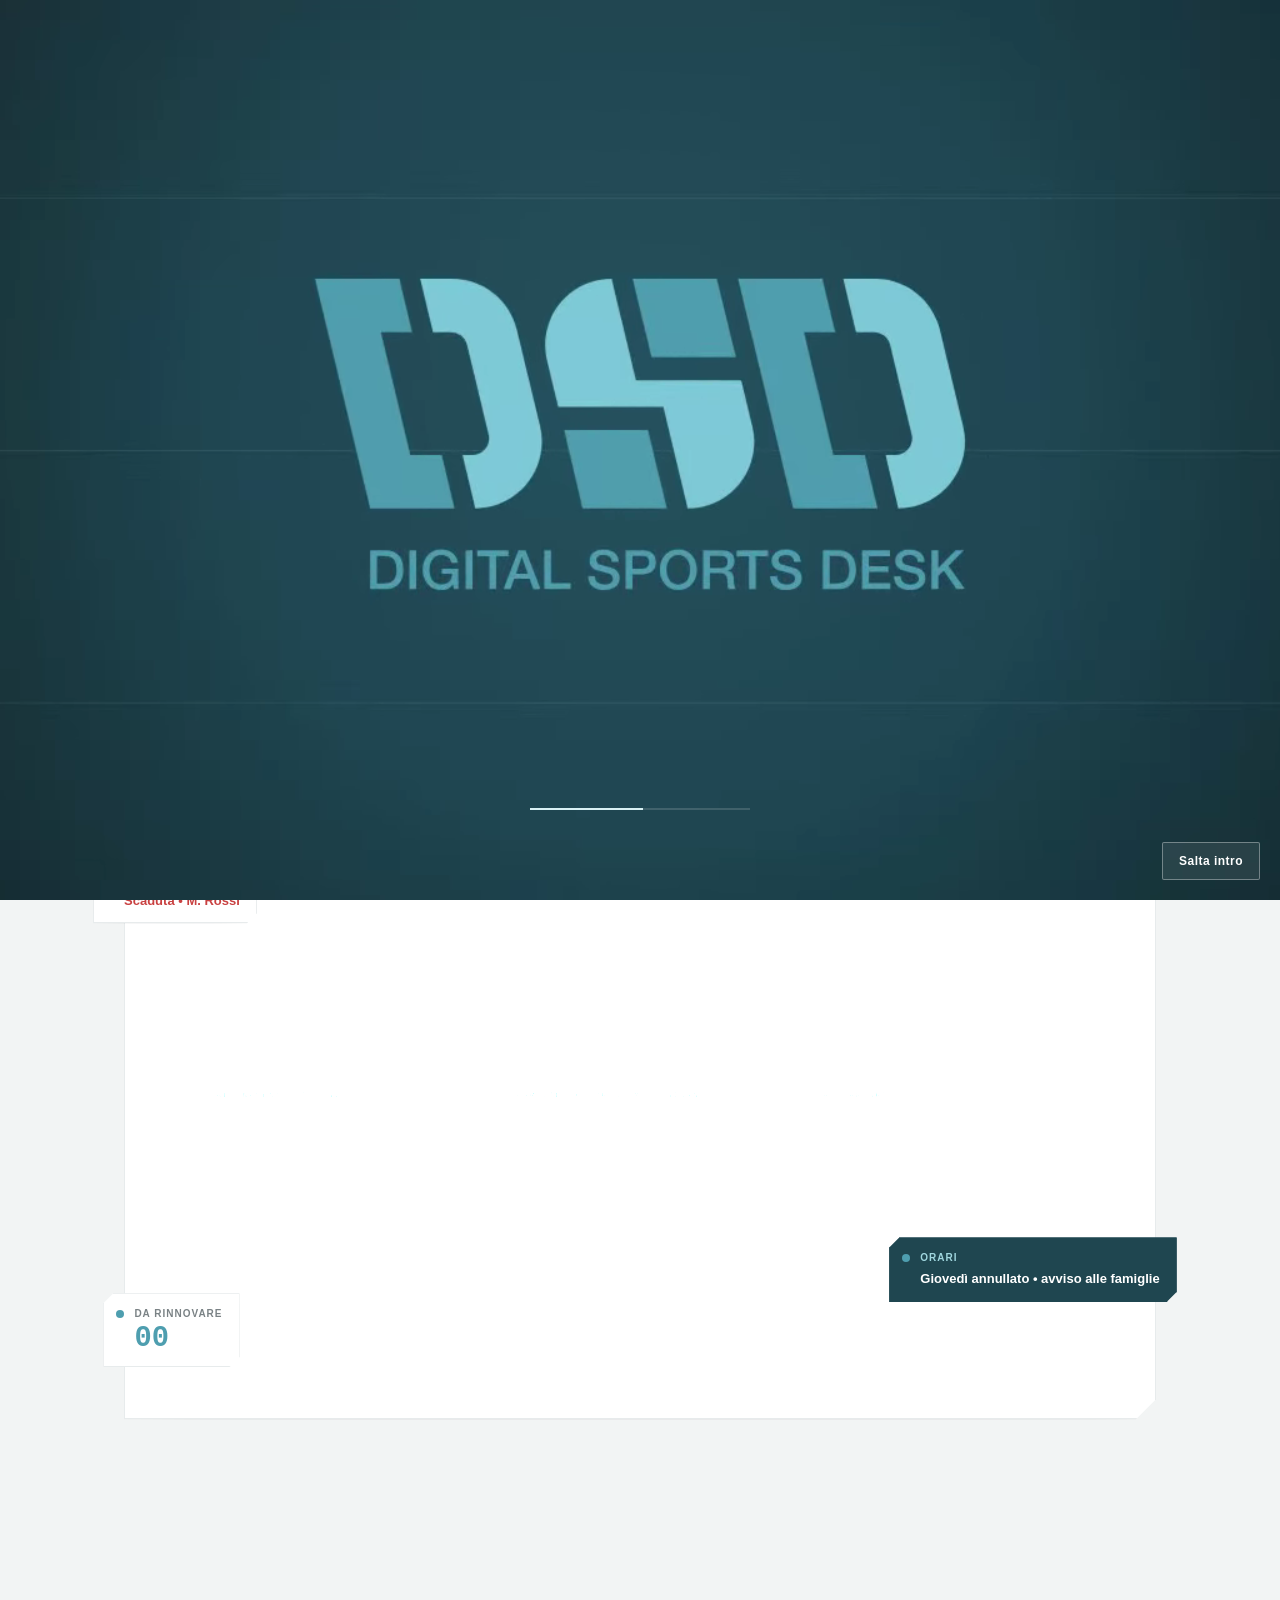
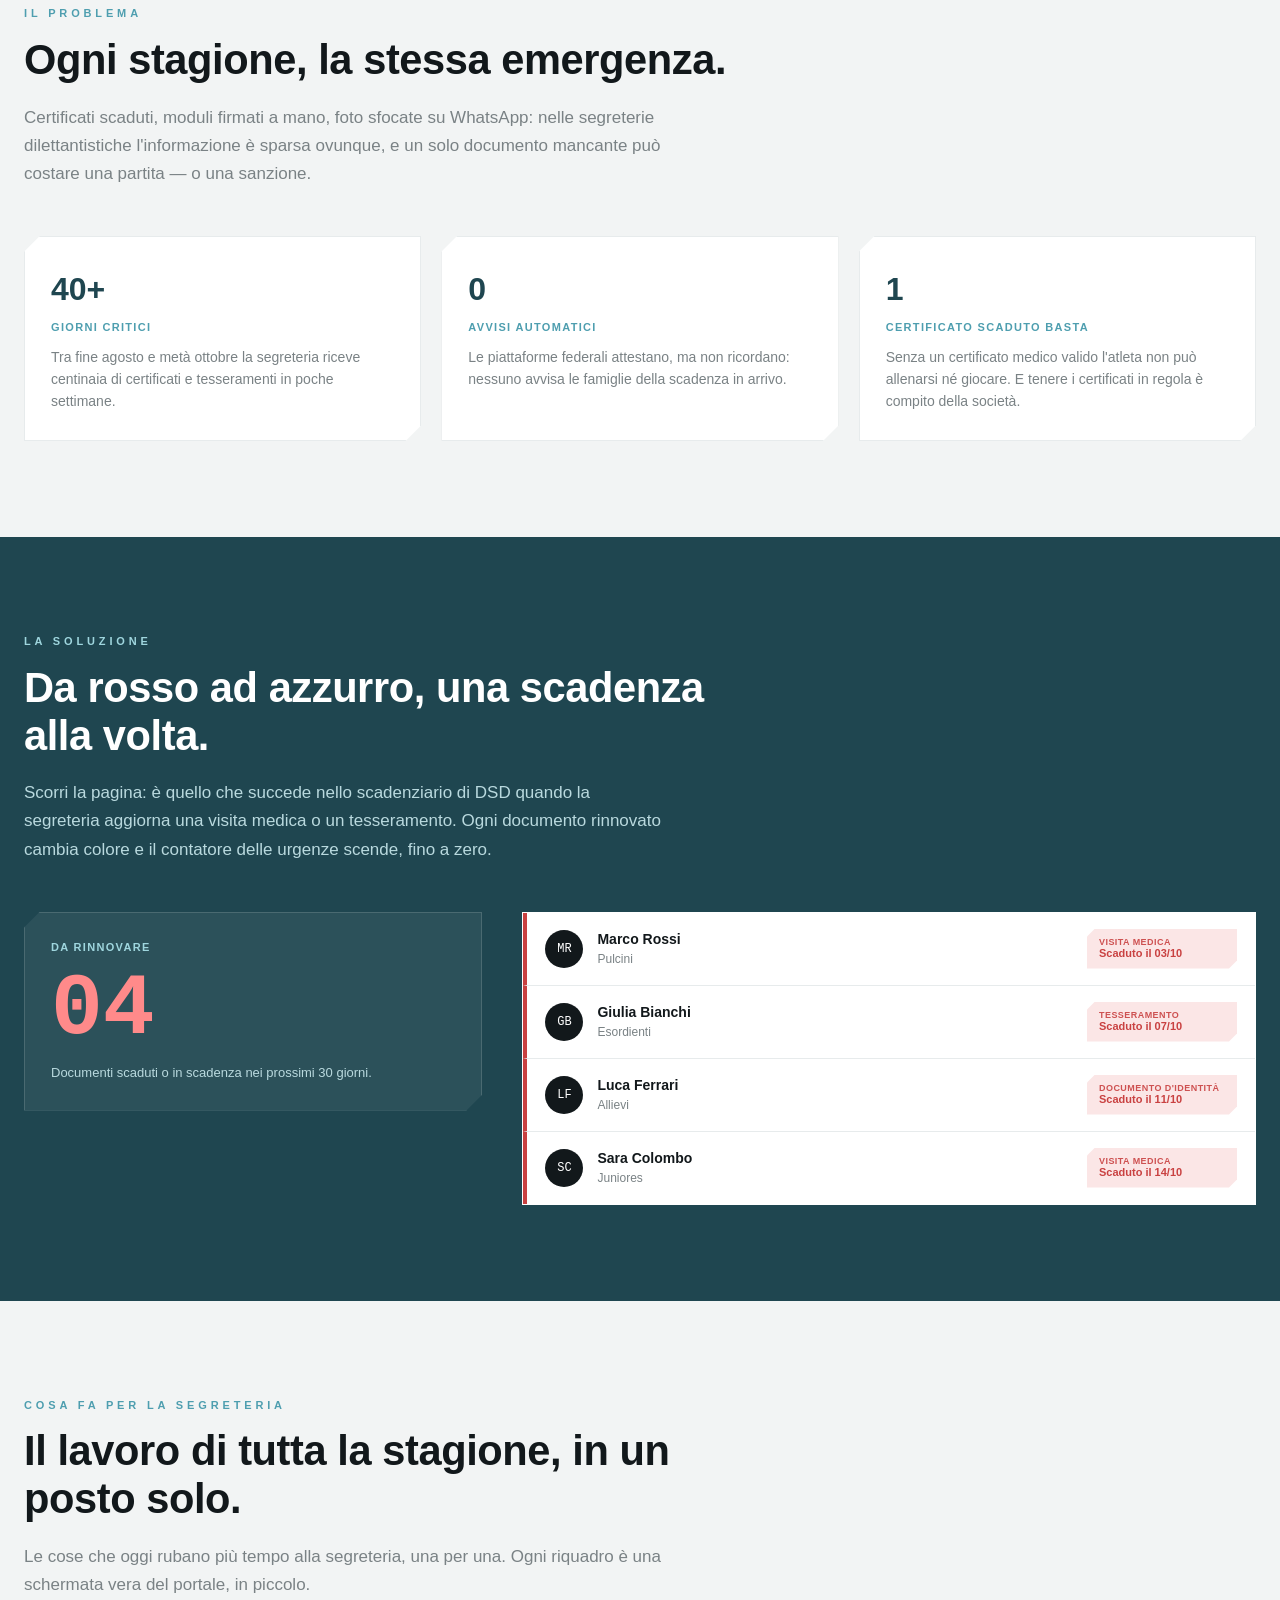
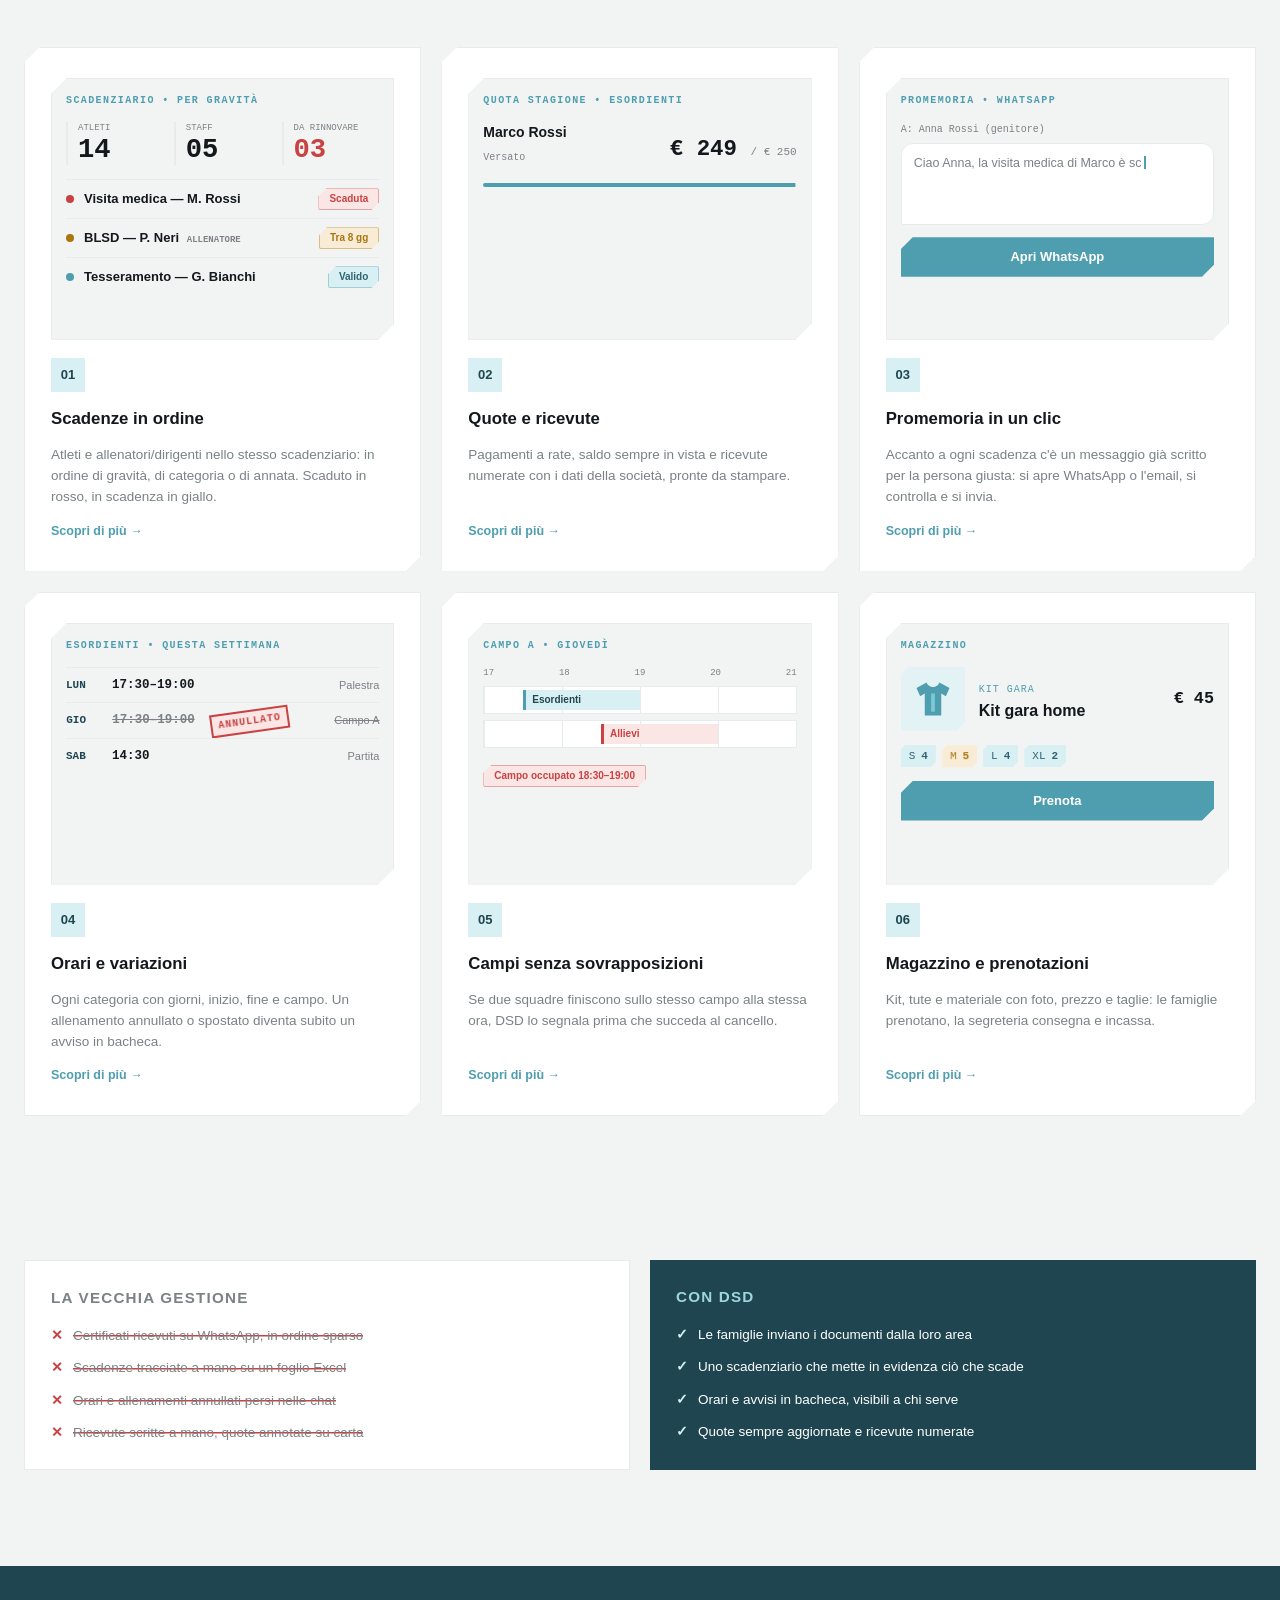
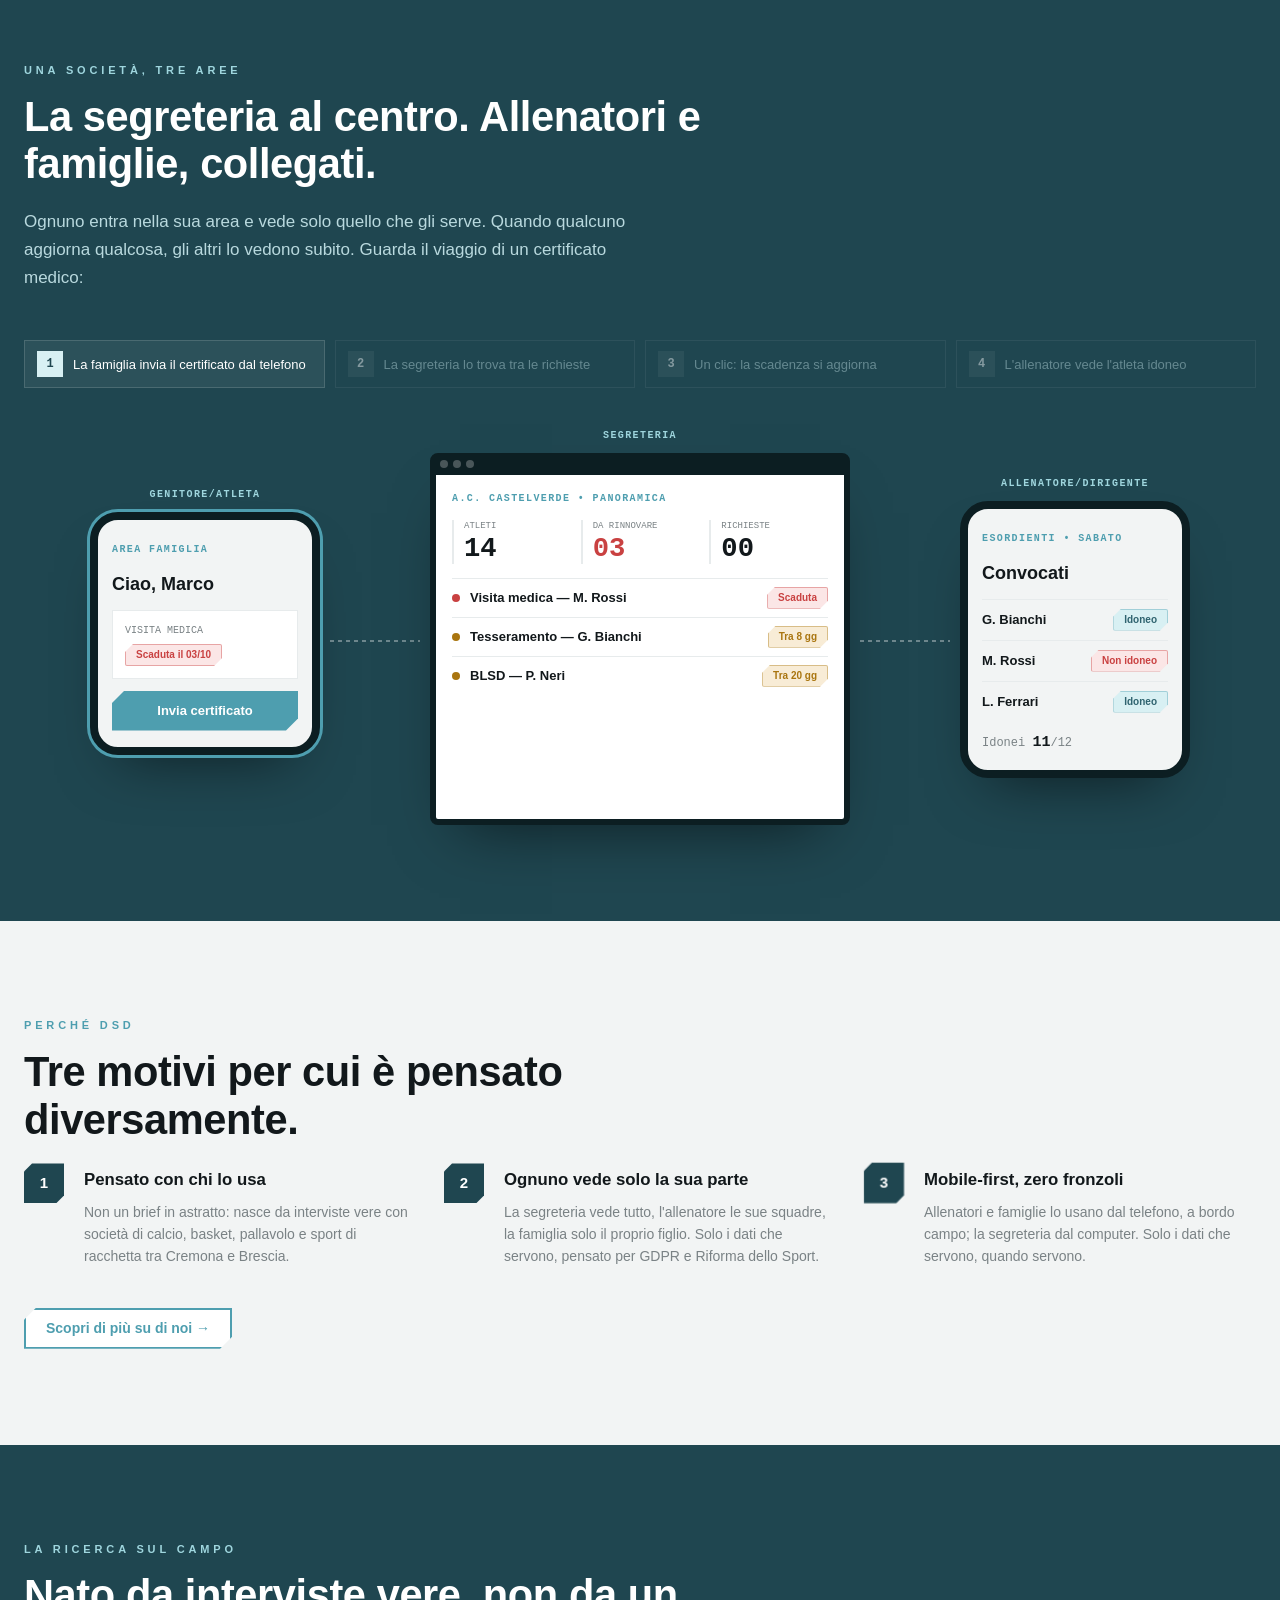
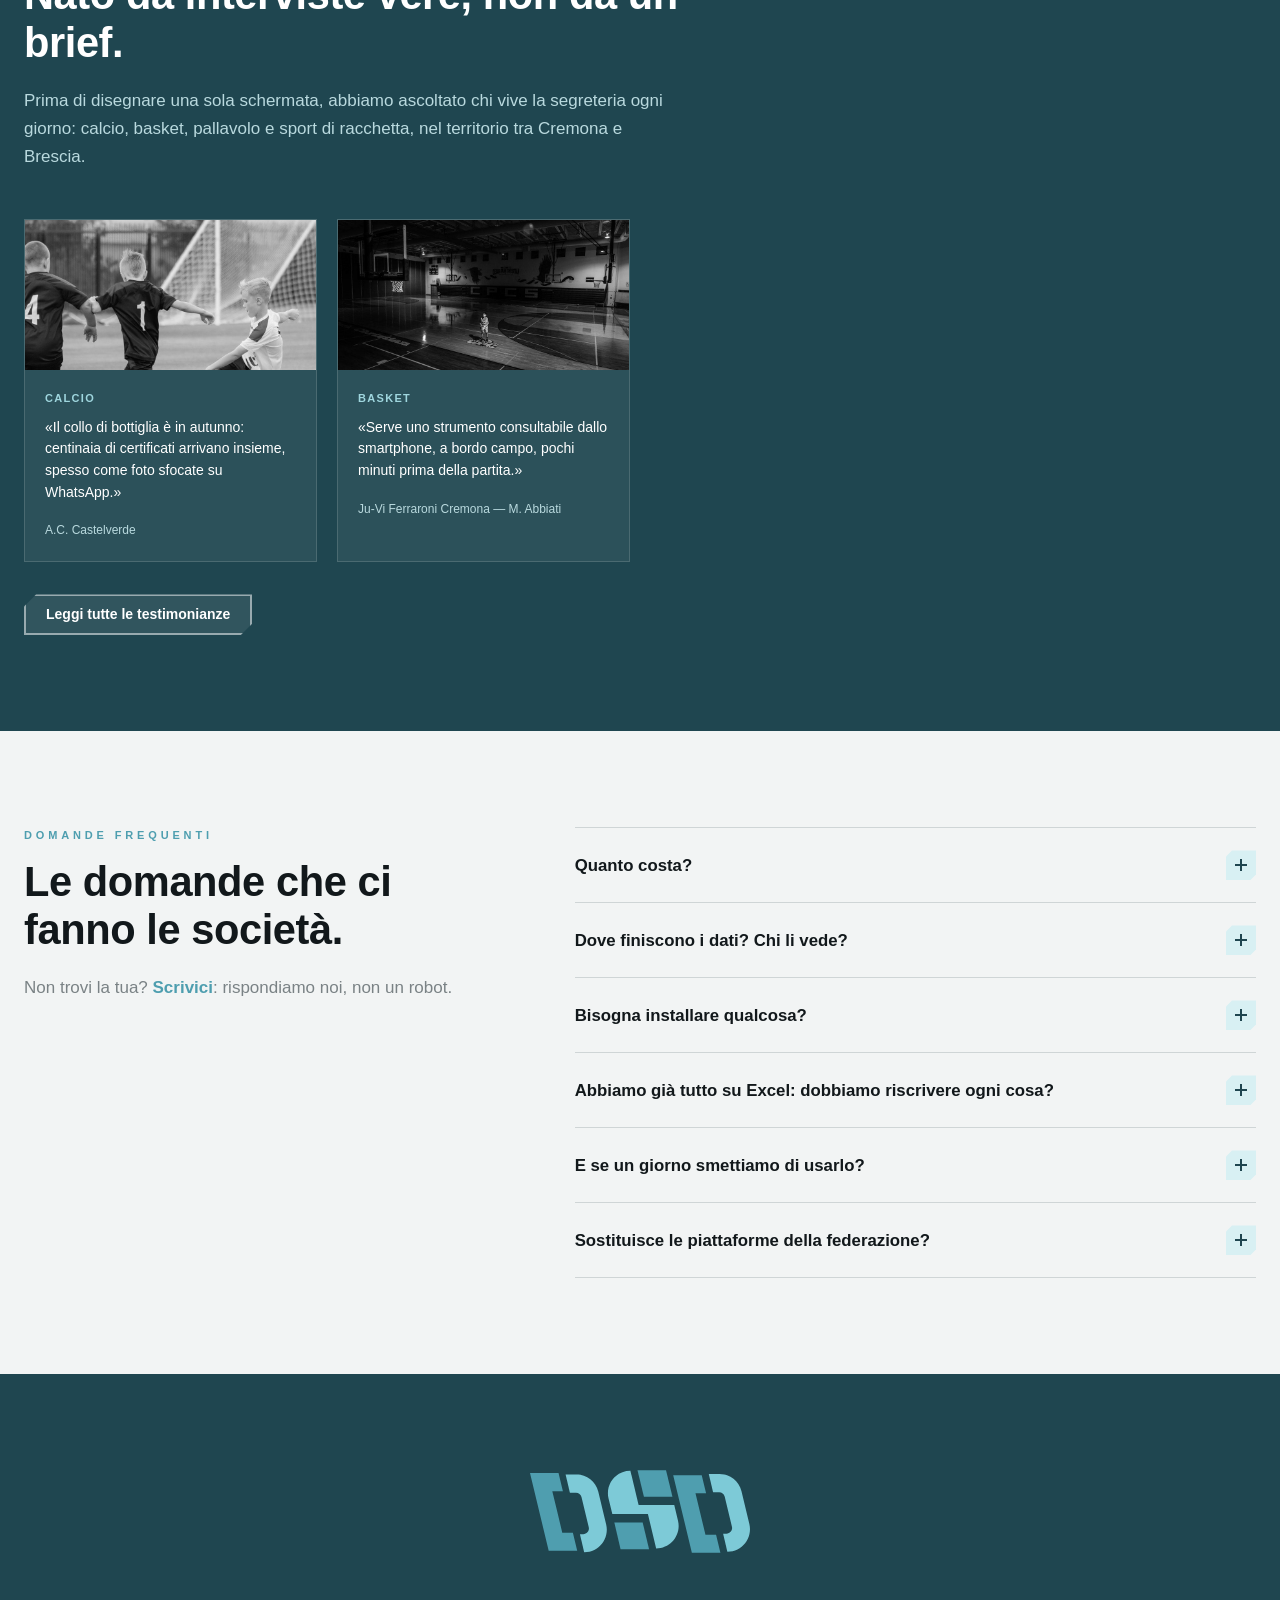
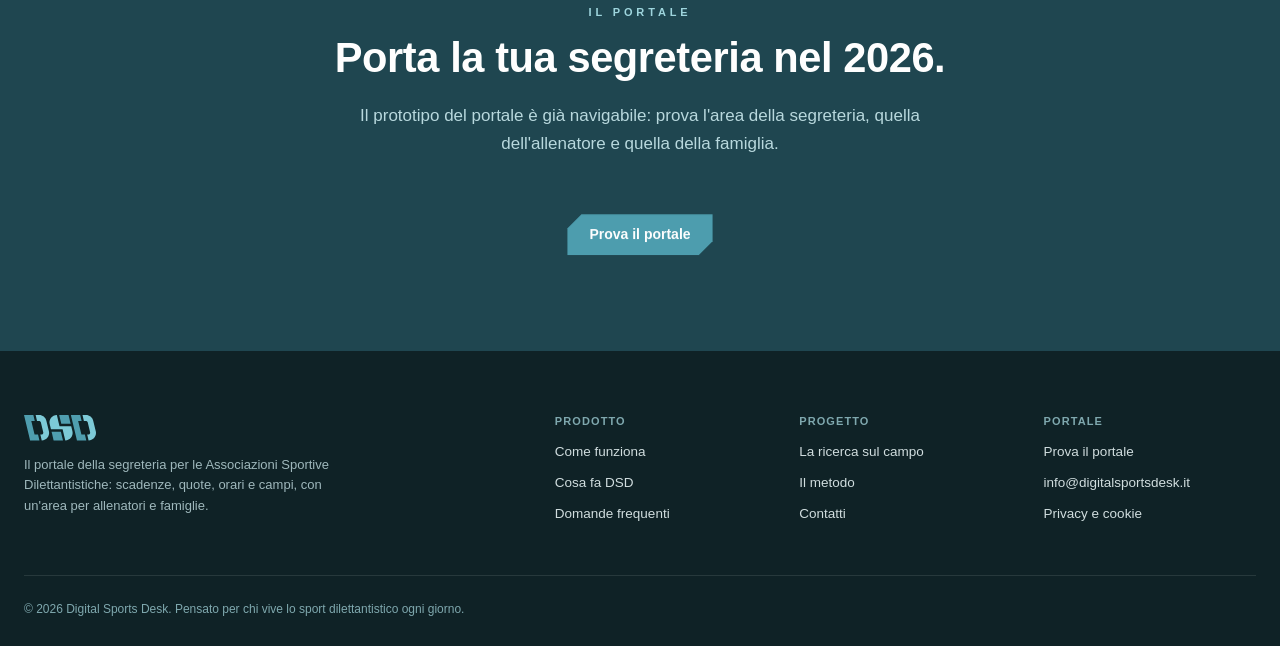
<file: demo-online/sito/index.html>
<!DOCTYPE html>
<html lang="it">
<head>
<meta charset="UTF-8" />
<meta name="viewport" content="width=device-width, initial-scale=1.0" />
<title>Digital Sports Desk — Il portale della segreteria per le ASD</title>
<meta name="description" content="Digital Sports Desk: il portale della segreteria per le ASD. Scadenze di atleti e allenatori, quote e ricevute, orari e campi, con un'area per allenatori e famiglie." />
<link rel="icon" href="assets/favicon.svg" type="image/svg+xml" />
<link rel="apple-touch-icon" href="assets/apple-touch-icon.png" />
<meta name="theme-color" content="#1f4650" />
<!-- Anteprima quando il link viene condiviso (WhatsApp, social).
     Quando il sito avrà il suo dominio, scrivere in og:image l'indirizzo completo
     (es. https://www.digitalsportsdesk.it/assets/og-image.jpg) -->
<meta property="og:type" content="website" />
<meta property="og:site_name" content="Digital Sports Desk" />
<meta property="og:title" content="Digital Sports Desk — Il portale della segreteria per le ASD" />
<meta property="og:description" content="Digital Sports Desk: il portale della segreteria per le ASD. Scadenze di atleti e allenatori, quote e ricevute, orari e campi, con un'area per allenatori e famiglie." />
<meta property="og:image" content="assets/og-image.jpg" />
<meta name="twitter:card" content="summary_large_image" />
<script src="js/vendor/tailwind-browser.js"></script>
<link rel="stylesheet" href="css/style.css?v=3" />
<link rel="stylesheet" href="css/site.css?v=3" />
<link rel="stylesheet" href="css/animazioni.css?v=3" />
</head>
<body class="bg-[#F2F4F4] text-[#12181B] antialiased">
<svg style="position:absolute;width:0;height:0" aria-hidden="true" focusable="false">
  <defs>
    <style>.cls-1{fill:#4f9eaf;}.cls-2{fill:#7dcad7;}</style>
    <g id="monogram">
      <polygon class="cls-1" points="116.88 27.21 146.17 27.2 139.57 0 110.29 0 116.88 27.21"/>
      <polygon class="cls-1" points="92.91 79.76 122.19 79.76 115.61 52.56 86.53 52.56 92.91 79.76"/>
      <polygon class="cls-1" points="28.17 40.56 22.88 18.56 30.21 18.56 33.75 18.56 29.29 0 0 0 10.71 44.54 19.16 79.76 48.44 79.76 44 61.21 33.12 61.21 28.17 40.56"/>
      <path class="cls-2" d="M78.16,51.28l-1.61-6.73-6.46-26.85C67.59,7.32,58.3,0,47.63,0h-11.09s4.46,18.55,4.46,18.55h6.18c2.69,0,5.01,1.83,5.64,4.44l5.98,24.84,1.49,6.21c.11.47.17.94.17,1.39,0,2.77-2.22,5.75-5.81,5.75h-3.4s4.45,18.55,4.45,18.55h0c14.93,0,25.94-13.96,22.46-28.48Z"/>
      <polygon class="cls-1" points="175.09 40.56 169.8 18.56 177.14 18.56 180.67 18.56 176.21 0 146.92 0 157.64 44.54 166.08 79.76 195.36 79.76 190.92 61.21 180.04 61.21 175.09 40.56"/>
      <path class="cls-2" d="M225.08,51.28l-1.61-6.73-6.46-26.85C214.51,7.32,205.23,0,194.55,0h-11.09s4.46,18.55,4.46,18.55h6.18c2.69,0,5.01,1.83,5.64,4.44l5.98,24.84,1.49,6.21c.11.47.17.94.17,1.39,0,2.77-2.22,5.75-5.81,5.75h-3.4s4.45,18.55,4.45,18.55h0c14.93,0,25.94-13.96,22.46-28.48Z"/>
      <path class="cls-2" d="M129.44,79.75h0c14.93.01,25.93-13.95,22.44-28.46l-3.86-16.02-29.28.02h-7.22S103.03,0,103.03,0h-.02c-14.92,0-25.91,13.95-22.42,28.46l3.87,16.08h29.29s0,0,0,0h7.22l8.47,35.2Z"/>
    </g>
  </defs>
</svg>
<header id="siteNav" class="site-nav site-nav--light">
  <div class="site-nav__inner">
    <a href="index.html" class="site-nav__logo" aria-label="D.S.D. — Digital Sports Desk">
      <svg viewBox="0 0 225.73 79.76" xmlns="http://www.w3.org/2000/svg"><use href="#monogram"/></svg>
    </a>
    <nav class="site-nav__links">
      <a href="index.html" class="is-active">Home</a>
      <a href="chi-siamo.html">Chi siamo</a>
      <a href="come-funziona.html">Come funziona</a>
      <a href="contatti.html">Contatti</a>
    </nav>
    <a href="chi-siamo.html#portale" data-portal class="btn-dsd-primary site-nav__cta">Prova il portale</a>
    <button id="navToggle" class="site-nav__toggle" aria-label="Apri il menu">
      <span></span><span></span><span></span>
    </button>
  </div>
  <div id="navMobile" class="site-nav__mobile">
    <a href="index.html" class="is-active">Home</a>
    <a href="chi-siamo.html">Chi siamo</a>
    <a href="come-funziona.html">Come funziona</a>
    <a href="contatti.html">Contatti</a>
    <a href="chi-siamo.html#portale" data-portal class="btn-dsd-primary">Prova il portale</a>
  </div>
</header>
<div id="intro" class="intro">
  <video id="introVideo" class="intro__video" muted playsinline preload="auto">
    <source src="assets/logo-intro-DSD.webm" type="video/webm" />
    <source src="assets/logo-intro-DSD.mp4" type="video/mp4" />
  </video>
  <div class="intro-progress"><div class="intro-progress__bar" id="introBar"></div></div>
  <button id="introSkip" class="intro__skip">Salta intro</button>
</div>

<div class="barra-lettura" aria-hidden="true"><i id="barraLettura"></i></div>

<main id="top">

  <section class="hero hero--product">
    <!-- Tabellone a LED: puntini che si accendono, fanno "la ola" e reagiscono
         al mouse. Disegnato su un canvas da js/animazioni.js -->
    <canvas class="hero__tabellone" id="tabellone" aria-hidden="true"></canvas>
    <div class="hero__content">
      <p class="eyebrow reveal-up">Per le Associazioni Sportive Dilettantistiche</p>
      <h1 class="hero__title" id="heroTitle">La segreteria sportiva,<br>finalmente digitale.</h1>
      <p class="hero__body reveal-up">Digital Sports Desk è il portale della segreteria per le ASD: scadenze di atleti e allenatori, quote e ricevute, orari e campi, magazzino. E un'area per allenatori e famiglie, collegata alla segreteria — senza più fogli sparsi, chat infinite e ansia da scadenza.</p>
      <div class="hero__cta reveal-up">
        <a href="come-funziona.html" class="btn-dsd-primary">Scopri come funziona</a>
        <a href="chi-siamo.html" class="btn-dsd-secondary">Chi siamo</a>
      </div>
    </div>
  </section>

  <div class="trust-strip trust-strip--nastro reveal-up">
    <p>Progettato insieme a chi vive la segreteria ogni giorno</p>
    <!-- Nastro che scorre senza fine: lo stesso giro ripetuto due volte -->
    <div class="nastro">
      <div class="nastro__scorri">
        <div class="nastro__giro"><span class="nastro__voce">Calcio</span><span class="nastro__voce">Basket</span><span class="nastro__voce">Pallavolo</span><span class="nastro__voce">Tennis / Padel</span><span class="nastro__voce">Scadenziario</span><span class="nastro__voce">Allenatori/Dirigenti</span><span class="nastro__voce">Quote e ricevute</span><span class="nastro__voce">Promemoria WhatsApp</span><span class="nastro__voce">Orari e campi</span><span class="nastro__voce">Bacheca avvisi</span><span class="nastro__voce">Area allenatore</span><span class="nastro__voce">Area famiglie</span><span class="nastro__voce">Magazzino</span></div>
        <div class="nastro__giro" aria-hidden="true"><span class="nastro__voce">Calcio</span><span class="nastro__voce">Basket</span><span class="nastro__voce">Pallavolo</span><span class="nastro__voce">Tennis / Padel</span><span class="nastro__voce">Scadenziario</span><span class="nastro__voce">Allenatori/Dirigenti</span><span class="nastro__voce">Quote e ricevute</span><span class="nastro__voce">Promemoria WhatsApp</span><span class="nastro__voce">Orari e campi</span><span class="nastro__voce">Bacheca avvisi</span><span class="nastro__voce">Area allenatore</span><span class="nastro__voce">Area famiglie</span><span class="nastro__voce">Magazzino</span></div>
      </div>
    </div>
  </div>

  <div class="showcase reveal-up">
    <div class="vetrina" id="vetrina">
      <div class="showcase__frame vetrina__schermo" id="vetrinaSchermo">
        <picture class="vetrina__immagine" id="vetrinaImmagine">
          <source srcset="assets/portale/vetrina-panoramica.webp" type="image/webp" />
          <img src="assets/portale/vetrina-panoramica.jpg" alt="Panoramica del portale DSD: numeri della società, allenamenti di oggi, partite della settimana e richieste arrivate dalle famiglie" width="1280" height="800" loading="lazy" />
        </picture>
      </div>

      <!-- Cartellini del portale che arrivano come notifiche -->
      <div class="fluttuante fluttuante--1" data-velocita="1.4">
        <div class="fluttuante__carta"><i class="fluttuante__ping" aria-hidden="true"></i>
          <span class="fluttuante__tipo">Visita medica</span>
          <strong class="fluttuante__rosso">Scaduta • M. Rossi</strong>
        </div>
      </div>
      <div class="fluttuante fluttuante--2" data-velocita="0.8">
        <div class="fluttuante__carta"><i class="fluttuante__ping" aria-hidden="true"></i>
          <span class="fluttuante__tipo">Dalla famiglia</span>
          <strong>Certificato inviato <em class="fluttuante__ok">Da controllare</em></strong>
        </div>
      </div>
      <div class="fluttuante fluttuante--3" data-velocita="1.8">
        <div class="fluttuante__carta fluttuante__carta--scura"><i class="fluttuante__ping" aria-hidden="true"></i>
          <span class="fluttuante__tipo">Orari</span>
          <strong>Giovedì annullato • avviso alle famiglie</strong>
        </div>
      </div>
      <div class="fluttuante fluttuante--4" data-velocita="1">
        <div class="fluttuante__carta"><i class="fluttuante__ping" aria-hidden="true"></i>
          <span class="fluttuante__tipo">Da rinnovare</span>
          <strong class="fluttuante__numero">00</strong>
        </div>
      </div>
    </div>
  </div>

  <section id="problema" class="section section--light">
    <div class="section__inner">
      <p class="eyebrow reveal-up">Il problema</p>
      <h2 class="section__title reveal-up">Ogni stagione, la stessa emergenza.</h2>
      <p class="section__lead reveal-up">Certificati scaduti, moduli firmati a mano, foto sfocate su WhatsApp: nelle segreterie dilettantistiche l'informazione è sparsa ovunque, e un solo documento mancante può costare una partita — o una sanzione.</p>
      <div class="stat-grid">
        <div class="stat-card reveal-up">
          <span class="stat-card__n" data-conta="40" data-suffisso="+">40+</span>
          <span class="stat-card__t">giorni critici</span>
          <p>Tra fine agosto e metà ottobre la segreteria riceve centinaia di certificati e tesseramenti in poche settimane.</p>
        </div>
        <div class="stat-card reveal-up">
          <span class="stat-card__n">0</span>
          <span class="stat-card__t">avvisi automatici</span>
          <p>Le piattaforme federali attestano, ma non ricordano: nessuno avvisa le famiglie della scadenza in arrivo.</p>
        </div>
        <div class="stat-card reveal-up">
          <span class="stat-card__n">1</span>
          <span class="stat-card__t">certificato scaduto basta</span>
          <p>Senza un certificato medico valido l'atleta non può allenarsi né giocare. E tenere i certificati in regola è compito della società.</p>
        </div>
      </div>
    </div>
  </section>


  <section id="scadenziario-vivo" class="section section--dark">
    <div class="section__inner">
      <p class="eyebrow eyebrow--light reveal-up">La soluzione</p>
      <h2 class="section__title section__title--light reveal-up">Da rosso ad azzurro, una scadenza alla volta.</h2>
      <p class="section__lead section__lead--light reveal-up">Scorri la pagina: è quello che succede nello scadenziario di DSD quando la segreteria aggiorna una visita medica o un tesseramento. Ogni documento rinnovato cambia colore e il contatore delle urgenze scende, fino a zero.</p>
      <div class="sv">
        <div class="sv__contatore reveal-up">
          <span>Da rinnovare</span>
          <strong id="svContatore">04</strong>
          <p>Documenti scaduti o in scadenza nei prossimi 30 giorni.</p>
        </div>
        <div class="sv__lista reveal-up">
          <div class="sv__riga">
            <span class="sv__iniziali">MR</span>
            <span class="sv__nome"><b>Marco Rossi</b><small>Pulcini</small></span>
            <span class="sv__cartellino">
              <span class="sv__scaduto"><em>Visita medica</em>Scaduto il 03/10</span>
              <span class="sv__rinnovato"><em>Visita medica</em>Valido al 03/10/27</span>
            </span>
          </div>
          <div class="sv__riga">
            <span class="sv__iniziali">GB</span>
            <span class="sv__nome"><b>Giulia Bianchi</b><small>Esordienti</small></span>
            <span class="sv__cartellino">
              <span class="sv__scaduto"><em>Tesseramento</em>Scaduto il 07/10</span>
              <span class="sv__rinnovato"><em>Tesseramento</em>Valido al 30/06/27</span>
            </span>
          </div>
          <div class="sv__riga">
            <span class="sv__iniziali">LF</span>
            <span class="sv__nome"><b>Luca Ferrari</b><small>Allievi</small></span>
            <span class="sv__cartellino">
              <span class="sv__scaduto"><em>Documento d'identità</em>Scaduto il 11/10</span>
              <span class="sv__rinnovato"><em>Documento d'identità</em>Valido al 11/10/36</span>
            </span>
          </div>
          <div class="sv__riga">
            <span class="sv__iniziali">SC</span>
            <span class="sv__nome"><b>Sara Colombo</b><small>Juniores</small></span>
            <span class="sv__cartellino">
              <span class="sv__scaduto"><em>Visita medica</em>Scaduto il 14/10</span>
              <span class="sv__rinnovato"><em>Visita medica</em>Valido al 14/10/27</span>
            </span>
          </div>
        </div>
      </div>
    </div>
  </section>
  <section id="funzioni" class="section section--light">
    <div class="section__inner">
      <p class="eyebrow reveal-up">Cosa fa per la segreteria</p>
      <h2 class="section__title reveal-up">Il lavoro di tutta la stagione, in un posto solo.</h2>
      <p class="section__lead reveal-up">Le cose che oggi rubano più tempo alla segreteria, una per una. Ogni riquadro è una schermata vera del portale, in piccolo.</p>
      <div class="teaser-grid">

        <a href="come-funziona.html#segreteria" class="teaser-card reveal-up">
          <div class="mk mk--mini" data-anima="panoramica">
            <span class="mk__etichetta">Scadenziario • per gravità</span>
            <div class="mk-numeri">
              <div><small>Atleti</small><strong data-conta="14" data-cifre="2">14</strong></div>
              <div><small>Staff</small><strong data-conta="5" data-cifre="2">05</strong></div>
              <div><small>Da rinnovare</small><strong class="is-rosso" data-conta="3" data-cifre="2">03</strong></div>
            </div>
            <div class="mk-riga"><span class="mk-pallino mk-pallino--rosso"></span><span>Visita medica — M. Rossi</span><span class="cartellino cartellino--scaduto">Scaduta</span></div>
            <div class="mk-riga"><span class="mk-pallino mk-pallino--giallo"></span><span>BLSD — P. Neri <small class="mk-ruolo">Allenatore</small></span><span class="cartellino cartellino--in-scadenza">Tra 8 gg</span></div>
            <div class="mk-riga"><span class="mk-pallino"></span><span>Tesseramento — G. Bianchi</span><span class="cartellino cartellino--valido">Valido</span></div>
          </div>
          <span class="teaser-card__index">01</span>
          <h3>Scadenze in ordine</h3>
          <p>Atleti e allenatori/dirigenti nello stesso scadenziario: in ordine di gravità, di categoria o di annata. Scaduto in rosso, in scadenza in giallo.</p>
          <span class="teaser-card__link">Scopri di più →</span>
        </a>

        <a href="come-funziona.html#segreteria" class="teaser-card reveal-up">
          <div class="mk mk--mini" data-anima="quote">
            <span class="mk__etichetta">Quota stagione • Esordienti</span>
            <div class="mk-quota">
              <span><b>Marco Rossi</b><small>Versato</small></span>
              <strong>€ <span data-euro-da="150" data-euro-a="250">250</span> <small>/ € 250</small></strong>
            </div>
            <div class="mk-progresso"><i></i></div>
            <div class="mk-ricevuta">
              <span><small>Ricevuta n. 12</small><b>Saldo quota • € 100</b></span>
              <em>Pronta</em>
            </div>
          </div>
          <span class="teaser-card__index">02</span>
          <h3>Quote e ricevute</h3>
          <p>Pagamenti a rate, saldo sempre in vista e ricevute numerate con i dati della società, pronte da stampare.</p>
          <span class="teaser-card__link">Scopri di più →</span>
        </a>

        <a href="come-funziona.html#segreteria" class="teaser-card reveal-up">
          <div class="mk mk--mini" data-anima="promemoria">
            <span class="mk__etichetta">Promemoria • WhatsApp</span>
            <div class="mk-chat">
              <small>A: Anna Rossi (genitore)</small>
              <p><span class="mk-scrittura" data-testo="Ciao Anna, la visita medica di Marco è scaduta il 03/10. Puoi inviarla dall'area famiglia? Grazie!">Ciao Anna, la visita medica di Marco è scaduta il 03/10. Puoi inviarla dall'area famiglia? Grazie!</span></p>
            </div>
            <span class="mk-bottone mk-bottone--whatsapp">Apri WhatsApp</span>
          </div>
          <span class="teaser-card__index">03</span>
          <h3>Promemoria in un clic</h3>
          <p>Accanto a ogni scadenza c'è un messaggio già scritto per la persona giusta: si apre WhatsApp o l'email, si controlla e si invia.</p>
          <span class="teaser-card__link">Scopri di più →</span>
        </a>

        <a href="come-funziona.html#segreteria" class="teaser-card reveal-up">
          <div class="mk mk--mini" data-anima="orari">
            <span class="mk__etichetta">Esordienti • questa settimana</span>
            <div class="mk-giorno"><b>Lun</b><span>17:30–19:00</span><small>Palestra</small></div>
            <div class="mk-giorno is-annullato" data-variato><b>Gio</b><span>17:30–19:00</span><small>Campo A</small><em class="mk-timbro">Annullato</em></div>
            <div class="mk-giorno"><b>Sab</b><span>14:30</span><small>Partita</small></div>
            <div class="mk-avviso">Avviso in bacheca per famiglie e allenatori</div>
          </div>
          <span class="teaser-card__index">04</span>
          <h3>Orari e variazioni</h3>
          <p>Ogni categoria con giorni, inizio, fine e campo. Un allenamento annullato o spostato diventa subito un avviso in bacheca.</p>
          <span class="teaser-card__link">Scopri di più →</span>
        </a>

        <a href="come-funziona.html#segreteria" class="teaser-card reveal-up">
          <div class="mk mk--mini" data-anima="campi">
            <span class="mk__etichetta">Campo A • giovedì</span>
            <div class="mk-campi">
              <div class="mk-campi__ore"><span>17</span><span>18</span><span>19</span><span>20</span><span>21</span></div>
              <div class="mk-campi__pista"><i class="mk-fascia" style="left:12.5%;width:37.5%">Esordienti</i></div>
              <div class="mk-campi__pista"><i class="mk-fascia" data-sposta style="left:50%;width:37.5%">Allievi</i></div>
            </div>
            <div class="mk-esito">
              <span class="cartellino cartellino--scaduto is-nascosto" data-stato="conflitto">Campo occupato 18:30–19:00</span>
              <span class="cartellino cartellino--valido" data-stato="ok">Nessuna sovrapposizione</span>
            </div>
          </div>
          <span class="teaser-card__index">05</span>
          <h3>Campi senza sovrapposizioni</h3>
          <p>Se due squadre finiscono sullo stesso campo alla stessa ora, DSD lo segnala prima che succeda al cancello.</p>
          <span class="teaser-card__link">Scopri di più →</span>
        </a>

        <a href="come-funziona.html#segreteria" class="teaser-card reveal-up">
          <div class="mk mk--mini" data-anima="magazzino">
            <span class="mk__etichetta">Magazzino</span>
            <div class="mk-prodotto">
              <div class="mk-maglia"><svg viewBox="0 0 48 48" aria-hidden="true"><path d="M17 6 6 12l4 9 5-3v24h18V18l5 3 4-9-11-6c-1 3-4 5-7 5s-6-2-7-5z" fill="#4E9EAF"/><path d="M22 18h4v20h-4z" fill="#7DCAD7"/></svg></div>
              <div><small>Kit gara</small><b>Kit gara home</b></div>
              <span class="mk-prezzo">€ 45</span>
            </div>
            <div class="mk-chips">
              <span class="mk-chip">S <b>4</b></span>
              <span class="mk-chip is-aggiornata" data-taglia-prenotata>M <b data-da="6" data-a="5">5</b></span>
              <span class="mk-chip">L <b>4</b></span>
              <span class="mk-chip">XL <b>2</b></span>
            </div>
            <span class="mk-bottone">Prenota</span>
            <div class="mk-avviso">Prenotato per Marco Rossi • taglia M</div>
          </div>
          <span class="teaser-card__index">06</span>
          <h3>Magazzino e prenotazioni</h3>
          <p>Kit, tute e materiale con foto, prezzo e taglie: le famiglie prenotano, la segreteria consegna e incassa.</p>
          <span class="teaser-card__link">Scopri di più →</span>
        </a>
      </div>
    </div>
  </section>

  <section class="section section--light" style="padding-top:0;">
    <div class="section__inner">
      <div class="compare compare--animato reveal-up">
        <div class="compare__col compare__col--before">
          <h3>La vecchia gestione</h3>
          <ul>
            <li><span>Certificati ricevuti su WhatsApp, in ordine sparso</span></li>
            <li><span>Scadenze tracciate a mano su un foglio Excel</span></li>
            <li><span>Orari e allenamenti annullati persi nelle chat</span></li>
            <li><span>Ricevute scritte a mano, quote annotate su carta</span></li>
          </ul>
        </div>
        <div class="compare__col compare__col--after">
          <h3>Con DSD</h3>
          <ul>
            <li>Le famiglie inviano i documenti dalla loro area</li>
            <li>Uno scadenziario che mette in evidenza ciò che scade</li>
            <li>Orari e avvisi in bacheca, visibili a chi serve</li>
            <li>Quote sempre aggiornate e ricevute numerate</li>
          </ul>
        </div>
      </div>
    </div>
  </section>

  <section id="tre-aree" class="section section--dark">
    <div class="section__inner">
      <p class="eyebrow eyebrow--light reveal-up">Una società, tre aree</p>
      <h2 class="section__title section__title--light reveal-up">La segreteria al centro. Allenatori e famiglie, collegati.</h2>
      <p class="section__lead section__lead--light reveal-up">Ognuno entra nella sua area e vede solo quello che gli serve. Quando qualcuno aggiorna qualcosa, gli altri lo vedono subito. Guarda il viaggio di un certificato medico:</p>

      <div class="tre-aree reveal-up" id="treAree">
        <ol class="tre-aree__passi">
          <li class="is-attivo"><b>1</b><span>La famiglia invia il certificato dal telefono</span></li>
          <li class="is-attivo"><b>2</b><span>La segreteria lo trova tra le richieste</span></li>
          <li class="is-attivo"><b>3</b><span>Un clic: la scadenza si aggiorna</span></li>
          <li class="is-attivo"><b>4</b><span>L'allenatore vede l'atleta idoneo</span></li>
        </ol>

        <div class="tre-aree__palco">
          <!-- 1. Area Genitore/Atleta (telefono) -->
          <div class="ta-schermo ta-schermo--telefono">
            <span class="ta-schermo__area">Genitore/Atleta</span>
            <div class="ta-telefono">
              <span class="mk__etichetta">Area famiglia</span>
              <b class="ta-saluto">Ciao, Marco</b>
              <div class="ta-doc">
                <small>Visita medica</small>
                <span class="cartellino cartellino--scaduto is-nascosto" data-stato="scaduto">Scaduta il 03/10</span>
                <span class="cartellino cartellino--in-scadenza is-nascosto" data-stato="inviato">Inviata • in controllo</span>
                <span class="cartellino cartellino--valido" data-stato="valido">Valida al 03/10/27</span>
              </div>
              <span class="mk-bottone ta-bottone">Invia certificato</span>
            </div>
          </div>

          <span class="ta-filo" aria-hidden="true"><i class="ta-pacchetto">PDF</i></span>

          <!-- 2. Area Segreteria (computer) -->
          <div class="ta-schermo ta-schermo--desktop">
            <span class="ta-schermo__area">Segreteria</span>
            <div class="ta-desktop">
              <div class="ta-desktop__barra" aria-hidden="true"><i></i><i></i><i></i></div>
              <span class="mk__etichetta">A.C. Castelverde • Panoramica</span>
              <div class="mk-numeri">
                <div><small>Atleti</small><strong>14</strong></div>
                <div><small>Da rinnovare</small><strong class="is-rosso" data-ta="contatore">02</strong></div>
                <div><small>Richieste</small><strong data-ta="richieste">00</strong></div>
              </div>
              <div class="ta-richiesta is-nascosto">
                <span><b>Nuovo documento: visita medica</b><small>Marco Rossi • arrivata oggi</small></span>
                <span class="mk-bottone">Aggiorna la scadenza</span>
              </div>
              <div class="mk-riga ta-riga">
                <span class="mk-pallino"></span><span>Visita medica — M. Rossi</span>
                <span class="cartellino cartellino--scaduto is-nascosto" data-stato="scaduto">Scaduta</span>
                <span class="cartellino cartellino--valido" data-stato="valido">Valida</span>
              </div>
              <div class="mk-riga"><span class="mk-pallino mk-pallino--giallo"></span><span>Tesseramento — G. Bianchi</span><span class="cartellino cartellino--in-scadenza">Tra 8 gg</span></div>
              <div class="mk-riga"><span class="mk-pallino mk-pallino--giallo"></span><span>BLSD — P. Neri</span><span class="cartellino cartellino--in-scadenza">Tra 20 gg</span></div>
            </div>
          </div>

          <span class="ta-filo" aria-hidden="true"><i class="ta-pacchetto">✓</i></span>

          <!-- 3. Area Allenatore/Dirigente (telefono) -->
          <div class="ta-schermo ta-schermo--telefono">
            <span class="ta-schermo__area">Allenatore/Dirigente</span>
            <div class="ta-telefono">
              <span class="mk__etichetta">Esordienti • sabato</span>
              <b class="ta-saluto">Convocati</b>
              <div class="ta-atleta"><span>G. Bianchi</span><span class="cartellino cartellino--valido">Idoneo</span></div>
              <div class="ta-atleta ta-atleta--marco">
                <span>M. Rossi</span>
                <span class="cartellino cartellino--scaduto is-nascosto" data-stato="scaduto">Non idoneo</span>
                <span class="cartellino cartellino--valido" data-stato="valido">Idoneo</span>
              </div>
              <div class="ta-atleta"><span>L. Ferrari</span><span class="cartellino cartellino--valido">Idoneo</span></div>
              <div class="ta-totale">Idonei <strong data-ta="idonei">12</strong>/12</div>
            </div>
          </div>
        </div>
      </div>
    </div>
  </section>

  <section id="valori" class="section section--light">
    <div class="section__inner">
      <p class="eyebrow reveal-up">Perché DSD</p>
      <h2 class="section__title reveal-up">Tre motivi per cui è pensato diversamente.</h2>
      <div class="reasons-grid">
        <div class="reason-item reveal-up">
          <span class="reason-item__n">1</span>
          <div>
            <h3>Pensato con chi lo usa</h3>
            <p>Non un brief in astratto: nasce da interviste vere con società di calcio, basket, pallavolo e sport di racchetta tra Cremona e Brescia.</p>
          </div>
        </div>
        <div class="reason-item reveal-up">
          <span class="reason-item__n">2</span>
          <div>
            <h3>Ognuno vede solo la sua parte</h3>
            <p>La segreteria vede tutto, l'allenatore le sue squadre, la famiglia solo il proprio figlio. Solo i dati che servono, pensato per GDPR e Riforma dello Sport.</p>
          </div>
        </div>
        <div class="reason-item reveal-up">
          <span class="reason-item__n">3</span>
          <div>
            <h3>Mobile-first, zero fronzoli</h3>
            <p>Allenatori e famiglie lo usano dal telefono, a bordo campo; la segreteria dal computer. Solo i dati che servono, quando servono.</p>
          </div>
        </div>
      </div>
      <a href="chi-siamo.html" class="btn-dsd-secondary reveal-up" style="margin-top:40px;display:inline-flex;">Scopri di più su di noi →</a>
    </div>
  </section>

  <section id="ricerca" class="section section--dark">
    <div class="section__inner">
      <p class="eyebrow eyebrow--light reveal-up">La ricerca sul campo</p>
      <h2 class="section__title section__title--light reveal-up">Nato da interviste vere, non da un brief.</h2>
      <p class="section__lead section__lead--light reveal-up">Prima di disegnare una sola schermata, abbiamo ascoltato chi vive la segreteria ogni giorno: calcio, basket, pallavolo e sport di racchetta, nel territorio tra Cremona e Brescia.</p>
      <div class="quote-track">
        <article class="quote-card reveal-up">
          <div class="quote-card__img" style="background-image:url('assets/img/ricerca-calcio.jpg')"></div>
          <div class="quote-card__body">
            <span class="quote-card__sport">Calcio</span>
            <p>«Il collo di bottiglia è in autunno: centinaia di certificati arrivano insieme, spesso come foto sfocate su WhatsApp.»</p>
            <span class="quote-card__club">A.C. Castelverde</span>
          </div>
        </article>
        <article class="quote-card reveal-up">
          <div class="quote-card__img" style="background-image:url('assets/img/ricerca-basket.jpg')"></div>
          <div class="quote-card__body">
            <span class="quote-card__sport">Basket</span>
            <p>«Serve uno strumento consultabile dallo smartphone, a bordo campo, pochi minuti prima della partita.»</p>
            <span class="quote-card__club">Ju-Vi Ferraroni Cremona — M. Abbiati</span>
          </div>
        </article>
      </div>
      <a href="chi-siamo.html#ricerca" class="btn-dsd-secondary btn-dsd-secondary--onDark reveal-up" style="margin-top:32px;display:inline-flex;">Leggi tutte le testimonianze</a>
    </div>
  </section>

  <section id="domande" class="section section--light">
    <div class="section__inner faq-layout">
      <div class="faq-layout__testa">
        <p class="eyebrow reveal-up">Domande frequenti</p>
        <h2 class="section__title reveal-up">Le domande che ci fanno le società.</h2>
        <p class="section__lead reveal-up">Non trovi la tua? <a href="contatti.html">Scrivici</a>: rispondiamo noi, non un robot.</p>
      </div>
      <div class="faq">
        <details class="faq__voce reveal-up">
          <summary>Quanto costa?<i class="faq__segno" aria-hidden="true"></i></summary>
          <div class="faq__risposta"><p>Un mese di prova gratuito, poi un prezzo su misura per la società. Ne parliamo insieme alla fine della prova, senza impegno.</p></div>
        </details>
        <details class="faq__voce reveal-up">
          <summary>Dove finiscono i dati? Chi li vede?<i class="faq__segno" aria-hidden="true"></i></summary>
          <div class="faq__risposta"><p>I dati sono della società: è lei la titolare, DSD li tratta solo per suo conto. Nel servizio attivo saranno conservati su server nell'Unione Europea. Ognuno vede solo la sua parte: la segreteria tutto, l'allenatore le sue squadre, la famiglia solo il proprio figlio.</p></div>
        </details>
        <details class="faq__voce reveal-up">
          <summary>Bisogna installare qualcosa?<i class="faq__segno" aria-hidden="true"></i></summary>
          <div class="faq__risposta"><p>No. Il portale si apre dal browser, su computer, tablet e smartphone. Allenatori e famiglie lo usano dal telefono, senza scaricare app.</p></div>
        </details>
        <details class="faq__voce reveal-up">
          <summary>Abbiamo già tutto su Excel: dobbiamo riscrivere ogni cosa?<i class="faq__segno" aria-hidden="true"></i></summary>
          <div class="faq__risposta"><p>No. Si scarica il modello, si incollano gli atleti dal vostro foglio e si importano tutti insieme. Le scadenze compaiono subito nello scadenziario.</p></div>
        </details>
        <details class="faq__voce reveal-up">
          <summary>E se un giorno smettiamo di usarlo?<i class="faq__segno" aria-hidden="true"></i></summary>
          <div class="faq__risposta"><p>I dati restano vostri: con un clic esportate l'elenco degli atleti in un file che si apre con Excel, e lo portate dove volete.</p></div>
        </details>
        <details class="faq__voce reveal-up">
          <summary>Sostituisce le piattaforme della federazione?<i class="faq__segno" aria-hidden="true"></i></summary>
          <div class="faq__risposta"><p>No, le affianca. Tesseramenti e pratiche ufficiali restano sulle piattaforme federali: DSD tiene in ordine la segreteria di tutti i giorni e vi ricorda cosa sta per scadere.</p></div>
        </details>
      </div>
    </div>
  </section>

  <section class="section section--dark section--cta">
    <div class="section__inner section__inner--center">
      <svg class="cta-logo" viewBox="0 0 225.73 108.11" xmlns="http://www.w3.org/2000/svg" role="img" aria-label="DSD — Digital Sports Desk">
        <g class="logo__simbolo">
          <polygon fill="#4f9eaf" points="116.88 27.21 146.17 27.2 139.57 0 110.29 0 116.88 27.21"/>
          <polygon fill="#4f9eaf" points="92.91 79.76 122.19 79.76 115.61 52.56 86.53 52.56 92.91 79.76"/>
          <polygon fill="#4f9eaf" points="28.17 40.56 22.88 18.56 30.21 18.56 33.75 18.56 29.29 0 0 0 10.71 44.54 19.16 79.76 48.44 79.76 44 61.21 33.12 61.21 28.17 40.56"/>
          <path fill="#7dcad7" d="M78.16,51.28l-1.61-6.73-6.46-26.85C67.59,7.32,58.3,0,47.63,0h-11.09s4.46,18.55,4.46,18.55h6.18c2.69,0,5.01,1.83,5.64,4.44l5.98,24.84,1.49,6.21c.11.47.17.94.17,1.39,0,2.77-2.22,5.75-5.81,5.75h-3.4s4.45,18.55,4.45,18.55h0c14.93,0,25.94-13.96,22.46-28.48Z"/>
          <polygon fill="#4f9eaf" points="175.09 40.56 169.8 18.56 177.14 18.56 180.67 18.56 176.21 0 146.92 0 157.64 44.54 166.08 79.76 195.36 79.76 190.92 61.21 180.04 61.21 175.09 40.56"/>
          <path fill="#7dcad7" d="M225.08,51.28l-1.61-6.73-6.46-26.85C214.51,7.32,205.23,0,194.55,0h-11.09s4.46,18.55,4.46,18.55h6.18c2.69,0,5.01,1.83,5.64,4.44l5.98,24.84,1.49,6.21c.11.47.17.94.17,1.39,0,2.77-2.22,5.75-5.81,5.75h-3.4s4.45,18.55,4.45,18.55h0c14.93,0,25.94-13.96,22.46-28.48Z"/>
          <path fill="#7dcad7" d="M129.44,79.75h0c14.93.01,25.93-13.95,22.44-28.46l-3.86-16.02-29.28.02h-7.22S103.03,0,103.03,0h-.02c-14.92,0-25.91,13.95-22.42,28.46l3.87,16.08h29.29s0,0,0,0h7.22l8.47,35.2Z"/>
        </g>
        <g class="logo__scritta" fill="#9fd6de">
          <path d="M19.16,94.32h5.58c4.15,0,5.94,3.02,5.94,6.73s-1.79,6.73-5.94,6.73h-5.58v-13.46ZM21.52,105.86h2.32c3.7,0,4.49-2.11,4.49-4.81s-.79-4.81-4.49-4.81h-2.32v9.62Z"/>
          <path d="M32.78,94.32h2.36v13.46h-2.36v-13.46Z"/>
          <path d="M49.77,107.79h-1.51l-.36-1.58c-1.26,1.43-2.41,1.9-4.05,1.9-4.04,0-6.45-3.21-6.45-7.05s2.41-7.05,6.45-7.05c2.94,0,5.41,1.57,5.77,4.6h-2.3c-.23-1.77-1.77-2.68-3.47-2.68-2.89,0-4.09,2.55-4.09,5.13s1.21,5.13,4.09,5.13c2.41.04,3.73-1.41,3.77-3.7h-3.58v-1.79h5.73v7.09Z"/>
          <path d="M52.33,94.32h2.36v13.46h-2.36v-13.46Z"/>
          <path d="M56.29,94.32h10.9v2.04h-4.28v11.43h-2.36v-11.43h-4.26v-2.04Z"/>
          <path d="M70.62,94.32h2.51l5.19,13.46h-2.53l-1.26-3.56h-5.37l-1.26,3.56h-2.43l5.17-13.46ZM69.79,102.43h4.11l-2.02-5.79h-.06l-2.04,5.79Z"/>
          <path d="M79.6,94.32h2.36v11.43h6.85v2.04h-9.2v-13.46Z"/>
          <path d="M97.21,103.3c0,2.07,1.53,2.89,3.41,2.89,2.07,0,2.85-1.02,2.85-2.04s-.57-1.45-1.11-1.66c-.94-.36-2.17-.6-4.02-1.11-2.3-.62-2.98-2.02-2.98-3.41,0-2.7,2.49-3.96,4.92-3.96,2.81,0,5.17,1.49,5.17,4.3h-2.36c-.11-1.73-1.28-2.38-2.9-2.38-1.09,0-2.47.4-2.47,1.75,0,.94.64,1.47,1.6,1.73.21.06,3.19.83,3.88,1.04,1.77.53,2.62,2.04,2.62,3.43,0,3.02-2.68,4.22-5.36,4.22-3.07,0-5.56-1.47-5.62-4.81h2.36Z"/>
          <path d="M107.89,94.32h5.94c3.85,0,4.58,2.49,4.58,4.17s-.74,4.15-4.58,4.13h-3.58v5.17h-2.36v-13.46ZM110.24,100.7h3.45c1.06,0,2.36-.53,2.36-2.23s-1.07-2.23-2.32-2.23h-3.49v4.45Z"/>
          <path d="M132.65,101.06c0,3.85-2.41,7.05-6.45,7.05s-6.45-3.21-6.45-7.05,2.41-7.05,6.45-7.05,6.45,3.21,6.45,7.05ZM122.1,101.06c0,2.58,1.21,5.13,4.09,5.13s4.09-2.55,4.09-5.13-1.21-5.13-4.09-5.13-4.09,2.55-4.09,5.13Z"/>
          <path d="M134.79,94.32h6.43c2.94,0,4.45,1.36,4.45,3.64,0,2.58-1.79,3.24-2.23,3.39v.04c.81.11,2,.72,2,2.85,0,1.57.23,3,.74,3.55h-2.53c-.36-.58-.36-1.32-.36-1.98,0-2.47-.51-3.56-2.68-3.56h-3.47v5.54h-2.36v-13.46ZM137.15,100.45h3.87c1.49,0,2.3-.74,2.3-2.15,0-1.72-1.11-2.06-2.34-2.06h-3.83v4.21Z"/>
          <path d="M146.45,94.32h10.9v2.04h-4.28v11.43h-2.36v-11.43h-4.26v-2.04Z"/>
          <path d="M160.46,103.3c0,2.07,1.53,2.89,3.41,2.89,2.07,0,2.85-1.02,2.85-2.04s-.57-1.45-1.11-1.66c-.94-.36-2.17-.6-4.02-1.11-2.3-.62-2.98-2.02-2.98-3.41,0-2.7,2.49-3.96,4.92-3.96,2.81,0,5.17,1.49,5.17,4.3h-2.36c-.11-1.73-1.28-2.38-2.9-2.38-1.09,0-2.47.4-2.47,1.75,0,.94.64,1.47,1.6,1.73.21.06,3.19.83,3.88,1.04,1.77.53,2.62,2.04,2.62,3.43,0,3.02-2.68,4.22-5.36,4.22-3.07,0-5.56-1.47-5.62-4.81h2.36Z"/>
          <path d="M176.38,94.32h5.58c4.15,0,5.94,3.02,5.94,6.73s-1.79,6.73-5.94,6.73h-5.58v-13.46ZM178.73,105.86h2.32c3.7,0,4.49-2.11,4.49-4.81s-.79-4.81-4.49-4.81h-2.32v9.62Z"/>
          <path d="M189.99,94.32h9.69v2.04h-7.34v3.53h6.79v1.92h-6.79v3.94h7.47v2.04h-9.82v-13.46Z"/>
          <path d="M203.42,103.3c0,2.07,1.53,2.89,3.41,2.89,2.07,0,2.85-1.02,2.85-2.04s-.57-1.45-1.11-1.66c-.94-.36-2.17-.6-4.02-1.11-2.3-.62-2.98-2.02-2.98-3.41,0-2.7,2.49-3.96,4.92-3.96,2.81,0,5.17,1.49,5.17,4.3h-2.36c-.11-1.73-1.28-2.38-2.9-2.38-1.09,0-2.47.4-2.47,1.75,0,.94.64,1.47,1.6,1.73.21.06,3.19.83,3.88,1.04,1.77.53,2.62,2.04,2.62,3.43,0,3.02-2.68,4.22-5.36,4.22-3.07,0-5.56-1.47-5.62-4.81h2.36Z"/>
          <path d="M214.09,94.32h2.36v6.13l6-6.13h2.9l-5.37,5.37,5.75,8.09h-2.94l-4.41-6.43-1.92,1.9v4.53h-2.36v-13.46Z"/>
        </g>
      </svg>
      <p class="eyebrow eyebrow--light reveal-up">Il portale</p>
      <h2 class="section__title section__title--light reveal-up">Porta la tua segreteria nel 2026.</h2>
      <p class="section__lead section__lead--light reveal-up">Il prototipo del portale è già navigabile: prova l'area della segreteria, quella dell'allenatore e quella della famiglia.</p>
      <a href="chi-siamo.html#portale" data-portal class="btn-dsd-primary reveal-up">Prova il portale</a>
    </div>
  </section>
</main>

<footer class="site-footer">
  <div class="site-footer__inner">
    <div class="site-footer__brand">
      <a class="site-footer__brand-mark" href="index.html" aria-label="Digital Sports Desk — Home"><svg class="mono-svg" viewBox="0 0 225.73 79.76" xmlns="http://www.w3.org/2000/svg" aria-hidden="true"><polygon class="m1" fill="#4f9eaf" points="116.88 27.21 146.17 27.2 139.57 0 110.29 0 116.88 27.21"/>
      <polygon class="m1" fill="#4f9eaf" points="92.91 79.76 122.19 79.76 115.61 52.56 86.53 52.56 92.91 79.76"/>
      <polygon class="m1" fill="#4f9eaf" points="28.17 40.56 22.88 18.56 30.21 18.56 33.75 18.56 29.29 0 0 0 10.71 44.54 19.16 79.76 48.44 79.76 44 61.21 33.12 61.21 28.17 40.56"/>
      <path class="m2" fill="#7dcad7" d="M78.16,51.28l-1.61-6.73-6.46-26.85C67.59,7.32,58.3,0,47.63,0h-11.09s4.46,18.55,4.46,18.55h6.18c2.69,0,5.01,1.83,5.64,4.44l5.98,24.84,1.49,6.21c.11.47.17.94.17,1.39,0,2.77-2.22,5.75-5.81,5.75h-3.4s4.45,18.55,4.45,18.55h0c14.93,0,25.94-13.96,22.46-28.48Z"/>
      <polygon class="m1" fill="#4f9eaf" points="175.09 40.56 169.8 18.56 177.14 18.56 180.67 18.56 176.21 0 146.92 0 157.64 44.54 166.08 79.76 195.36 79.76 190.92 61.21 180.04 61.21 175.09 40.56"/>
      <path class="m2" fill="#7dcad7" d="M225.08,51.28l-1.61-6.73-6.46-26.85C214.51,7.32,205.23,0,194.55,0h-11.09s4.46,18.55,4.46,18.55h6.18c2.69,0,5.01,1.83,5.64,4.44l5.98,24.84,1.49,6.21c.11.47.17.94.17,1.39,0,2.77-2.22,5.75-5.81,5.75h-3.4s4.45,18.55,4.45,18.55h0c14.93,0,25.94-13.96,22.46-28.48Z"/>
      <path class="m2" fill="#7dcad7" d="M129.44,79.75h0c14.93.01,25.93-13.95,22.44-28.46l-3.86-16.02-29.28.02h-7.22S103.03,0,103.03,0h-.02c-14.92,0-25.91,13.95-22.42,28.46l3.87,16.08h29.29s0,0,0,0h7.22l8.47,35.2Z"/></svg></a>
      <p>Il portale della segreteria per le Associazioni Sportive Dilettantistiche: scadenze, quote, orari e campi, con un'area per allenatori e famiglie.</p>
    </div>
    <div class="site-footer__cols">
      <div class="site-footer__col"><h4>Prodotto</h4><a href="come-funziona.html">Come funziona</a><a href="index.html#funzioni">Cosa fa DSD</a><a href="index.html#domande">Domande frequenti</a></div>
      <div class="site-footer__col"><h4>Progetto</h4><a href="chi-siamo.html#ricerca">La ricerca sul campo</a><a href="chi-siamo.html#metodo">Il metodo</a><a href="contatti.html">Contatti</a></div>
      <div class="site-footer__col"><h4>Portale</h4><a href="chi-siamo.html#portale" data-portal>Prova il portale</a><a href="mailto:info@digitalsportsdesk.it">info@digitalsportsdesk.it</a><a href="privacy-cookie.html">Privacy e cookie</a></div>
    </div>
  </div>
  <div class="site-footer__bottom"><span>© 2026 Digital Sports Desk. Pensato per chi vive lo sport dilettantistico ogni giorno.</span></div>
</footer>
<button id="backToTop" class="back-to-top" aria-label="Torna in cima">↑</button>
<script src="js/vendor/gsap.min.js"></script>
<script src="js/vendor/ScrollTrigger.min.js"></script>
<script src="js/portal.js?v=3"></script>
<script src="js/site.js?v=3"></script>
<script src="js/animazioni.js?v=3"></script>
</body>
</html>
</file>
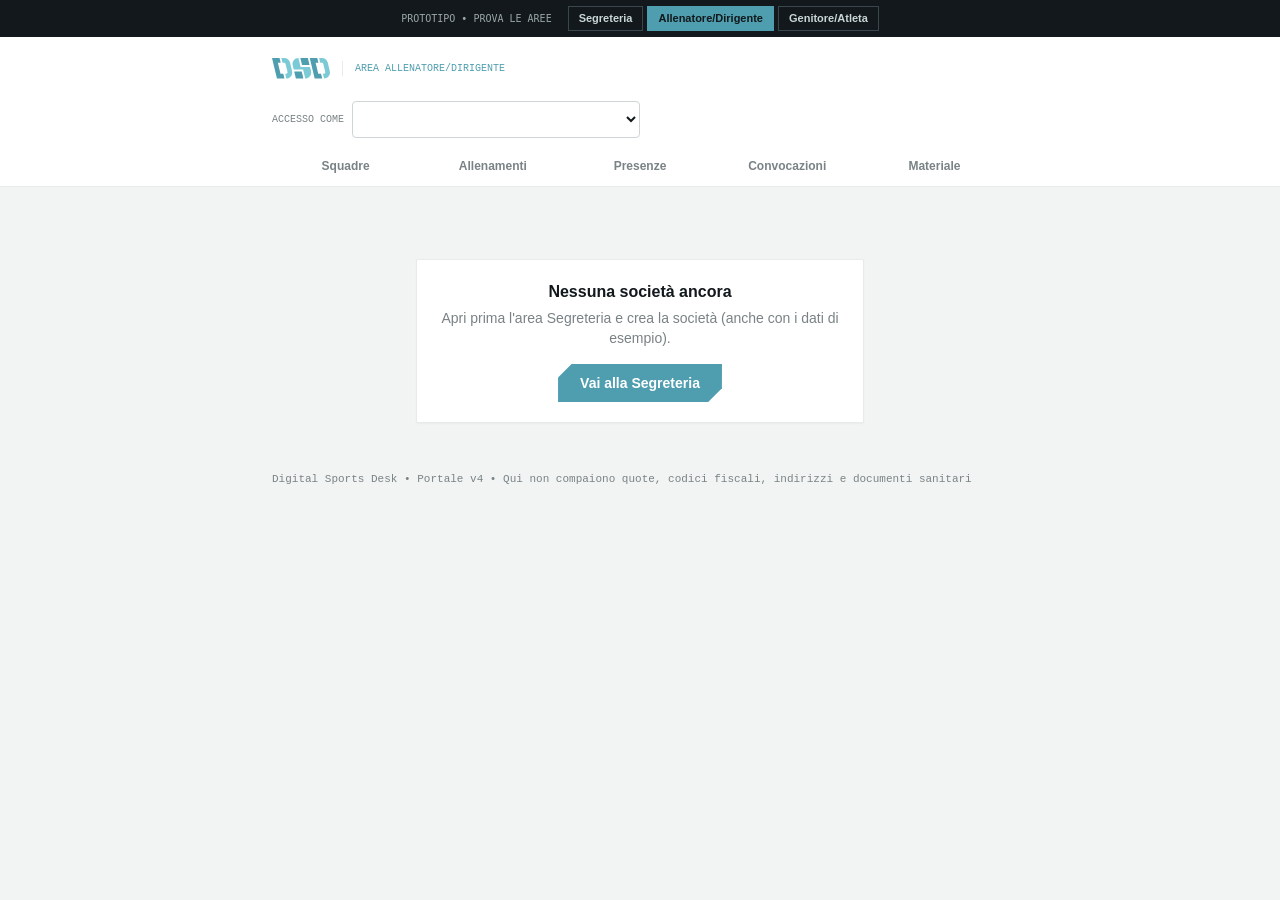
<file: demo-online/portale/allenatore.html>
<!DOCTYPE html>
<html lang="it">
<head>
  <meta charset="UTF-8" />
  <meta name="viewport" content="width=device-width, initial-scale=1.0" />
  <title>Area Allenatore/Dirigente — D.S.D.</title>

  <!-- Librerie salvate nella cartella (versione fissa, funziona anche senza internet) -->
  <script src="js/vendor/tailwind-browser.js"></script>
  <link rel="stylesheet" href="css/style.css" />
</head>
<body class="bg-[#F2F4F4] text-[#12181B] antialiased">

  <!-- Barra del prototipo per passare da un'area all'altra -->
  <div id="barra-aree"></div>

  <!-- ================================================================== -->
  <!-- INTESTAZIONE                                                       -->
  <!-- ================================================================== -->
  <header class="border-b border-[#E7EBEC] bg-white/95 backdrop-blur-md sticky top-0 z-40">
    <div class="max-w-3xl mx-auto px-4 h-16 flex items-center justify-between gap-4">
      <div class="flex items-center gap-3 min-w-0">
        <span class="h-10 flex items-center shrink-0">
            <svg class="w-[58px] h-auto" viewBox="0 0 225.73 79.76" xmlns="http://www.w3.org/2000/svg">
              <defs>
                <style>
                  .cls-1 { fill: #4f9eaf; }
                  .cls-2 { fill: #7dcad7; }
                </style>
              </defs>
              <g id="Livello_1-2" data-name="Livello 1">
                <g>
                  <polygon class="cls-1" points="116.88 27.21 146.17 27.2 139.57 0 110.29 0 116.88 27.21"/>
                  <polygon class="cls-1" points="92.91 79.76 122.19 79.76 115.61 52.56 86.53 52.56 92.91 79.76"/>
                  <polygon class="cls-1" points="28.17 40.56 22.88 18.56 30.21 18.56 33.75 18.56 29.29 0 0 0 10.71 44.54 19.16 79.76 48.44 79.76 44 61.21 33.12 61.21 28.17 40.56"/>
                  <path class="cls-2" d="M78.16,51.28l-1.61-6.73-6.46-26.85C67.59,7.32,58.3,0,47.63,0h-11.09s4.46,18.55,4.46,18.55h6.18c2.69,0,5.01,1.83,5.64,4.44l5.98,24.84,1.49,6.21c.11.47.17.94.17,1.39,0,2.77-2.22,5.75-5.81,5.75h-3.4s4.45,18.55,4.45,18.55h0c14.93,0,25.94-13.96,22.46-28.48Z"/>
                  <polygon class="cls-1" points="175.09 40.56 169.8 18.56 177.14 18.56 180.67 18.56 176.21 0 146.92 0 157.64 44.54 166.08 79.76 195.36 79.76 190.92 61.21 180.04 61.21 175.09 40.56"/>
                  <path class="cls-2" d="M225.08,51.28l-1.61-6.73-6.46-26.85C214.51,7.32,205.23,0,194.55,0h-11.09s4.46,18.55,4.46,18.55h6.18c2.69,0,5.01,1.83,5.64,4.44l5.98,24.84,1.49,6.21c.11.47.17.94.17,1.39,0,2.77-2.22,5.75-5.81,5.75h-3.4s4.45,18.55,4.45,18.55h0c14.93,0,25.94-13.96,22.46-28.48Z"/>
                  <path class="cls-2" d="M129.44,79.75h0c14.93.01,25.93-13.95,22.44-28.46l-3.86-16.02-29.28.02h-7.22S103.03,0,103.03,0h-.02c-14.92,0-25.91,13.95-22.42,28.46l3.87,16.08h29.29s0,0,0,0h7.22l8.47,35.2Z"/>
                </g>
              </g>

        </span>
        <span class="flex items-center gap-2 border-l border-[#E7EBEC] pl-3 min-w-0">
          <img id="area-logo-societa" alt="" class="hidden h-7 w-7 object-contain shrink-0" />
          <span class="min-w-0">
            <span id="area-nome-societa" class="block text-sm font-bold text-[#12181B] truncate"></span>
            <span class="block font-mono text-[10px] uppercase text-[#4E9EAF]">Area Allenatore/Dirigente</span>
          </span>
        </span>
      </div>
    </div>
    <!-- Nel prototipo si sceglie chi è entrato; con il server lo dirà il login -->
    <div class="max-w-3xl mx-auto px-4 pb-2">
      <label class="flex items-center gap-2 text-[10px] font-mono uppercase text-[#7A8285]">
        <span class="shrink-0">Accesso come</span>
        <select id="scelta-allenatore" class="input-dsd py-1 text-xs flex-1 sm:flex-none sm:w-72"></select>
      </label>
    </div>
    <nav class="max-w-3xl mx-auto px-4 flex text-xs font-bold text-[#7A8285] overflow-x-auto">
      <button type="button" data-scheda="squadre" class="voce-area">Squadre</button>
      <button type="button" data-scheda="allenamenti" class="voce-area">Allenamenti</button>
      <button type="button" data-scheda="presenze" class="voce-area">Presenze</button>
      <button type="button" data-scheda="convocazioni" class="voce-area">Convocazioni</button>
      <button type="button" data-scheda="materiale" class="voce-area">Materiale</button>
    </nav>
  </header>

  <main id="area-contenuto" class="max-w-3xl w-full mx-auto px-4 py-6">
    <!-- Dinamico JS -->
  </main>

  <footer class="max-w-3xl mx-auto px-4 py-6 text-[11px] text-[#7A8285] font-mono">
    Digital Sports Desk • Portale v4 • Qui non compaiono quote, codici fiscali, indirizzi e documenti sanitari
  </footer>

  <!-- Finestra di conferma (al posto del confirm del browser) -->
  <div id="finestra-conferma" class="finestra fixed inset-0 bg-[#12181B]/80 flex items-center justify-center hidden z-[70] p-4 backdrop-blur-xs" data-chiudi-fuori>
    <div class="bg-white p-6 rounded-sm w-full max-w-sm shadow-2xl border border-[#E7EBEC]" role="alertdialog" aria-labelledby="conferma-titolo">
      <h3 id="conferma-titolo" class="text-xl font-bold mb-2 text-[#12181B]"></h3>
      <p id="conferma-testo" class="text-sm text-[#7A8285] leading-relaxed"></p>
      <div class="flex justify-end gap-3 mt-6">
        <button id="conferma-no" type="button" class="btn-dsd-secondary text-xs py-2 px-4">Annulla</button>
        <button id="conferma-si" type="button" class="btn-dsd-primary text-xs py-2 px-5">Conferma</button>
      </div>
    </div>
  </div>

  <div id="avvisi" class="avvisi" aria-live="polite"></div>

  <!-- Le stesse funzioni della segreteria, più quelle dell'area -->
  <script src="js/dialoghi.js"></script>
  <script src="js/atleti.js"></script>
  <script src="js/allenatori.js"></script>
  <script src="js/magazzino.js"></script>
  <script src="js/promemoria.js"></script>
  <script src="js/allenamenti.js"></script>
  <script src="js/aree.js"></script>
  <script src="js/main.js"></script>
  <script src="js/area-allenatore.js"></script>
</body>
</html>
</file>
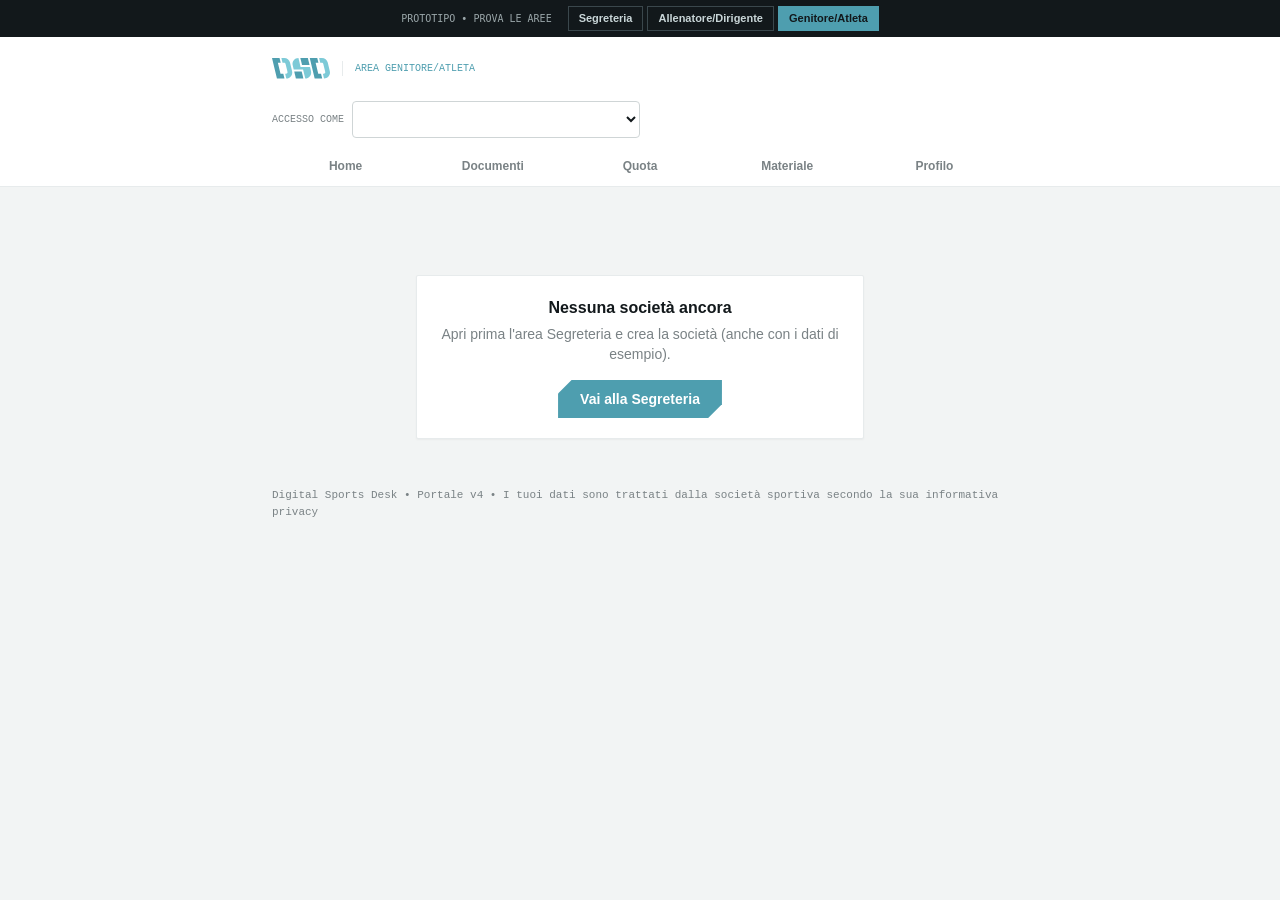
<file: demo-online/portale/famiglia.html>
<!DOCTYPE html>
<html lang="it">
<head>
  <meta charset="UTF-8" />
  <meta name="viewport" content="width=device-width, initial-scale=1.0" />
  <title>Area Genitore/Atleta — D.S.D.</title>

  <!-- Librerie salvate nella cartella (versione fissa, funziona anche senza internet) -->
  <script src="js/vendor/tailwind-browser.js"></script>
  <link rel="stylesheet" href="css/style.css" />
</head>
<body class="bg-[#F2F4F4] text-[#12181B] antialiased">

  <!-- Barra del prototipo per passare da un'area all'altra -->
  <div id="barra-aree"></div>

  <!-- ================================================================== -->
  <!-- INTESTAZIONE                                                       -->
  <!-- ================================================================== -->
  <header class="border-b border-[#E7EBEC] bg-white/95 backdrop-blur-md sticky top-0 z-40">
    <div class="max-w-3xl mx-auto px-4 h-16 flex items-center justify-between gap-4">
      <div class="flex items-center gap-3 min-w-0">
        <span class="h-10 flex items-center shrink-0">
            <svg class="w-[58px] h-auto" viewBox="0 0 225.73 79.76" xmlns="http://www.w3.org/2000/svg">
              <defs>
                <style>
                  .cls-1 { fill: #4f9eaf; }
                  .cls-2 { fill: #7dcad7; }
                </style>
              </defs>
              <g id="Livello_1-2" data-name="Livello 1">
                <g>
                  <polygon class="cls-1" points="116.88 27.21 146.17 27.2 139.57 0 110.29 0 116.88 27.21"/>
                  <polygon class="cls-1" points="92.91 79.76 122.19 79.76 115.61 52.56 86.53 52.56 92.91 79.76"/>
                  <polygon class="cls-1" points="28.17 40.56 22.88 18.56 30.21 18.56 33.75 18.56 29.29 0 0 0 10.71 44.54 19.16 79.76 48.44 79.76 44 61.21 33.12 61.21 28.17 40.56"/>
                  <path class="cls-2" d="M78.16,51.28l-1.61-6.73-6.46-26.85C67.59,7.32,58.3,0,47.63,0h-11.09s4.46,18.55,4.46,18.55h6.18c2.69,0,5.01,1.83,5.64,4.44l5.98,24.84,1.49,6.21c.11.47.17.94.17,1.39,0,2.77-2.22,5.75-5.81,5.75h-3.4s4.45,18.55,4.45,18.55h0c14.93,0,25.94-13.96,22.46-28.48Z"/>
                  <polygon class="cls-1" points="175.09 40.56 169.8 18.56 177.14 18.56 180.67 18.56 176.21 0 146.92 0 157.64 44.54 166.08 79.76 195.36 79.76 190.92 61.21 180.04 61.21 175.09 40.56"/>
                  <path class="cls-2" d="M225.08,51.28l-1.61-6.73-6.46-26.85C214.51,7.32,205.23,0,194.55,0h-11.09s4.46,18.55,4.46,18.55h6.18c2.69,0,5.01,1.83,5.64,4.44l5.98,24.84,1.49,6.21c.11.47.17.94.17,1.39,0,2.77-2.22,5.75-5.81,5.75h-3.4s4.45,18.55,4.45,18.55h0c14.93,0,25.94-13.96,22.46-28.48Z"/>
                  <path class="cls-2" d="M129.44,79.75h0c14.93.01,25.93-13.95,22.44-28.46l-3.86-16.02-29.28.02h-7.22S103.03,0,103.03,0h-.02c-14.92,0-25.91,13.95-22.42,28.46l3.87,16.08h29.29s0,0,0,0h7.22l8.47,35.2Z"/>
                </g>
              </g>

        </span>
        <span class="flex items-center gap-2 border-l border-[#E7EBEC] pl-3 min-w-0">
          <img id="area-logo-societa" alt="" class="hidden h-7 w-7 object-contain shrink-0" />
          <span class="min-w-0">
            <span id="area-nome-societa" class="block text-sm font-bold text-[#12181B] truncate"></span>
            <span class="block font-mono text-[10px] uppercase text-[#4E9EAF]">Area Genitore/Atleta</span>
          </span>
        </span>
      </div>
    </div>
    <!-- Nel prototipo si sceglie chi è entrato; con il server lo dirà il login -->
    <div class="max-w-3xl mx-auto px-4 pb-2">
      <label class="flex items-center gap-2 text-[10px] font-mono uppercase text-[#7A8285]">
        <span class="shrink-0">Accesso come</span>
        <select id="scelta-account" class="input-dsd py-1 text-xs flex-1 sm:flex-none sm:w-72"></select>
      </label>
    </div>
    <nav class="max-w-3xl mx-auto px-4 flex text-xs font-bold text-[#7A8285] overflow-x-auto">
      <button type="button" data-scheda="home" class="voce-area">Home</button>
      <button type="button" data-scheda="documenti" class="voce-area">Documenti</button>
      <button type="button" data-scheda="quota" class="voce-area">Quota</button>
      <button type="button" data-scheda="materiale" class="voce-area">Materiale</button>
      <button type="button" data-scheda="profilo" class="voce-area">Profilo</button>
    </nav>
  </header>

  <!-- Con più figli nella società si passa dall'uno all'altro -->
  <div id="scelta-figli" class="max-w-3xl mx-auto px-4 pt-4 flex flex-wrap gap-2"></div>

  <main id="area-contenuto" class="max-w-3xl w-full mx-auto px-4 py-6">
    <!-- Dinamico JS -->
  </main>

  <footer class="max-w-3xl mx-auto px-4 py-6 text-[11px] text-[#7A8285] font-mono">
    Digital Sports Desk • Portale v4 • I tuoi dati sono trattati dalla società sportiva secondo la sua informativa privacy
  </footer>

  <!-- Finestra di conferma (al posto del confirm del browser) -->
  <div id="finestra-conferma" class="finestra fixed inset-0 bg-[#12181B]/80 flex items-center justify-center hidden z-[70] p-4 backdrop-blur-xs" data-chiudi-fuori>
    <div class="bg-white p-6 rounded-sm w-full max-w-sm shadow-2xl border border-[#E7EBEC]" role="alertdialog" aria-labelledby="conferma-titolo">
      <h3 id="conferma-titolo" class="text-xl font-bold mb-2 text-[#12181B]"></h3>
      <p id="conferma-testo" class="text-sm text-[#7A8285] leading-relaxed"></p>
      <div class="flex justify-end gap-3 mt-6">
        <button id="conferma-no" type="button" class="btn-dsd-secondary text-xs py-2 px-4">Annulla</button>
        <button id="conferma-si" type="button" class="btn-dsd-primary text-xs py-2 px-5">Conferma</button>
      </div>
    </div>
  </div>

  <!-- Ricevuta da visualizzare e stampare -->
  <div id="finestra-ricevuta" class="finestra fixed inset-0 bg-[#12181B]/80 flex items-center justify-center hidden z-50 p-4 backdrop-blur-xs" data-chiudi-fuori>
    <div class="ricevuta-contenitore bg-white p-6 rounded-sm w-full max-w-3xl max-h-[90vh] overflow-y-auto shadow-2xl border border-[#E7EBEC]">
      <div id="ricevuta-foglio" class="ricevuta-foglio"></div>
      <div class="no-print flex justify-end gap-3 mt-6">
        <button id="ricevuta-chiudi" type="button" class="btn-dsd-secondary text-xs py-2 px-4">Chiudi</button>
        <button id="ricevuta-stampa" type="button" class="btn-dsd-primary text-xs py-2 px-5">Stampa o salva PDF</button>
      </div>
    </div>
  </div>

  <div id="avvisi" class="avvisi" aria-live="polite"></div>

  <!-- Le stesse funzioni della segreteria, più quelle dell'area -->
  <script src="js/dialoghi.js"></script>
  <script src="js/atleti.js"></script>
  <script src="js/allenatori.js"></script>
  <script src="js/magazzino.js"></script>
  <script src="js/promemoria.js"></script>
  <script src="js/ricevute.js"></script>
  <script src="js/allenamenti.js"></script>
  <script src="js/aree.js"></script>
  <script src="js/main.js"></script>
  <script src="js/area-famiglia.js"></script>
</body>
</html>
</file>
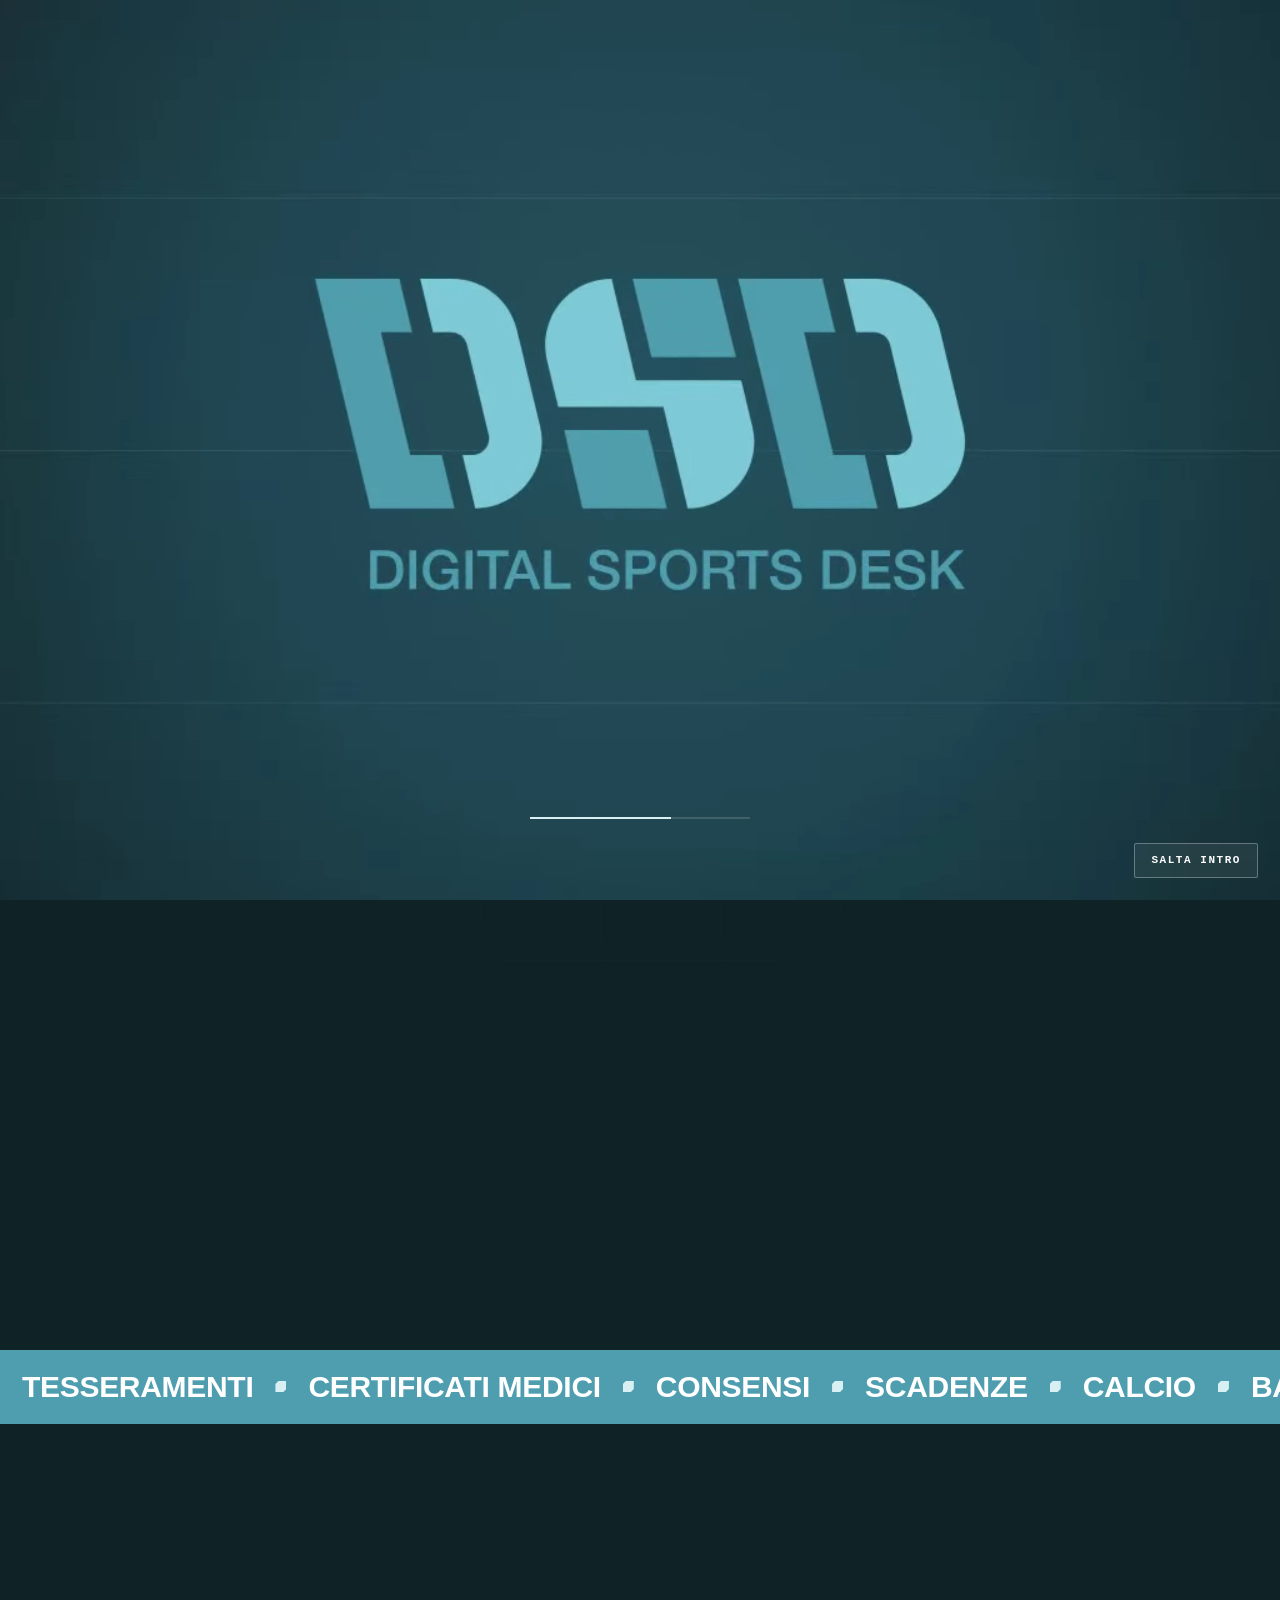
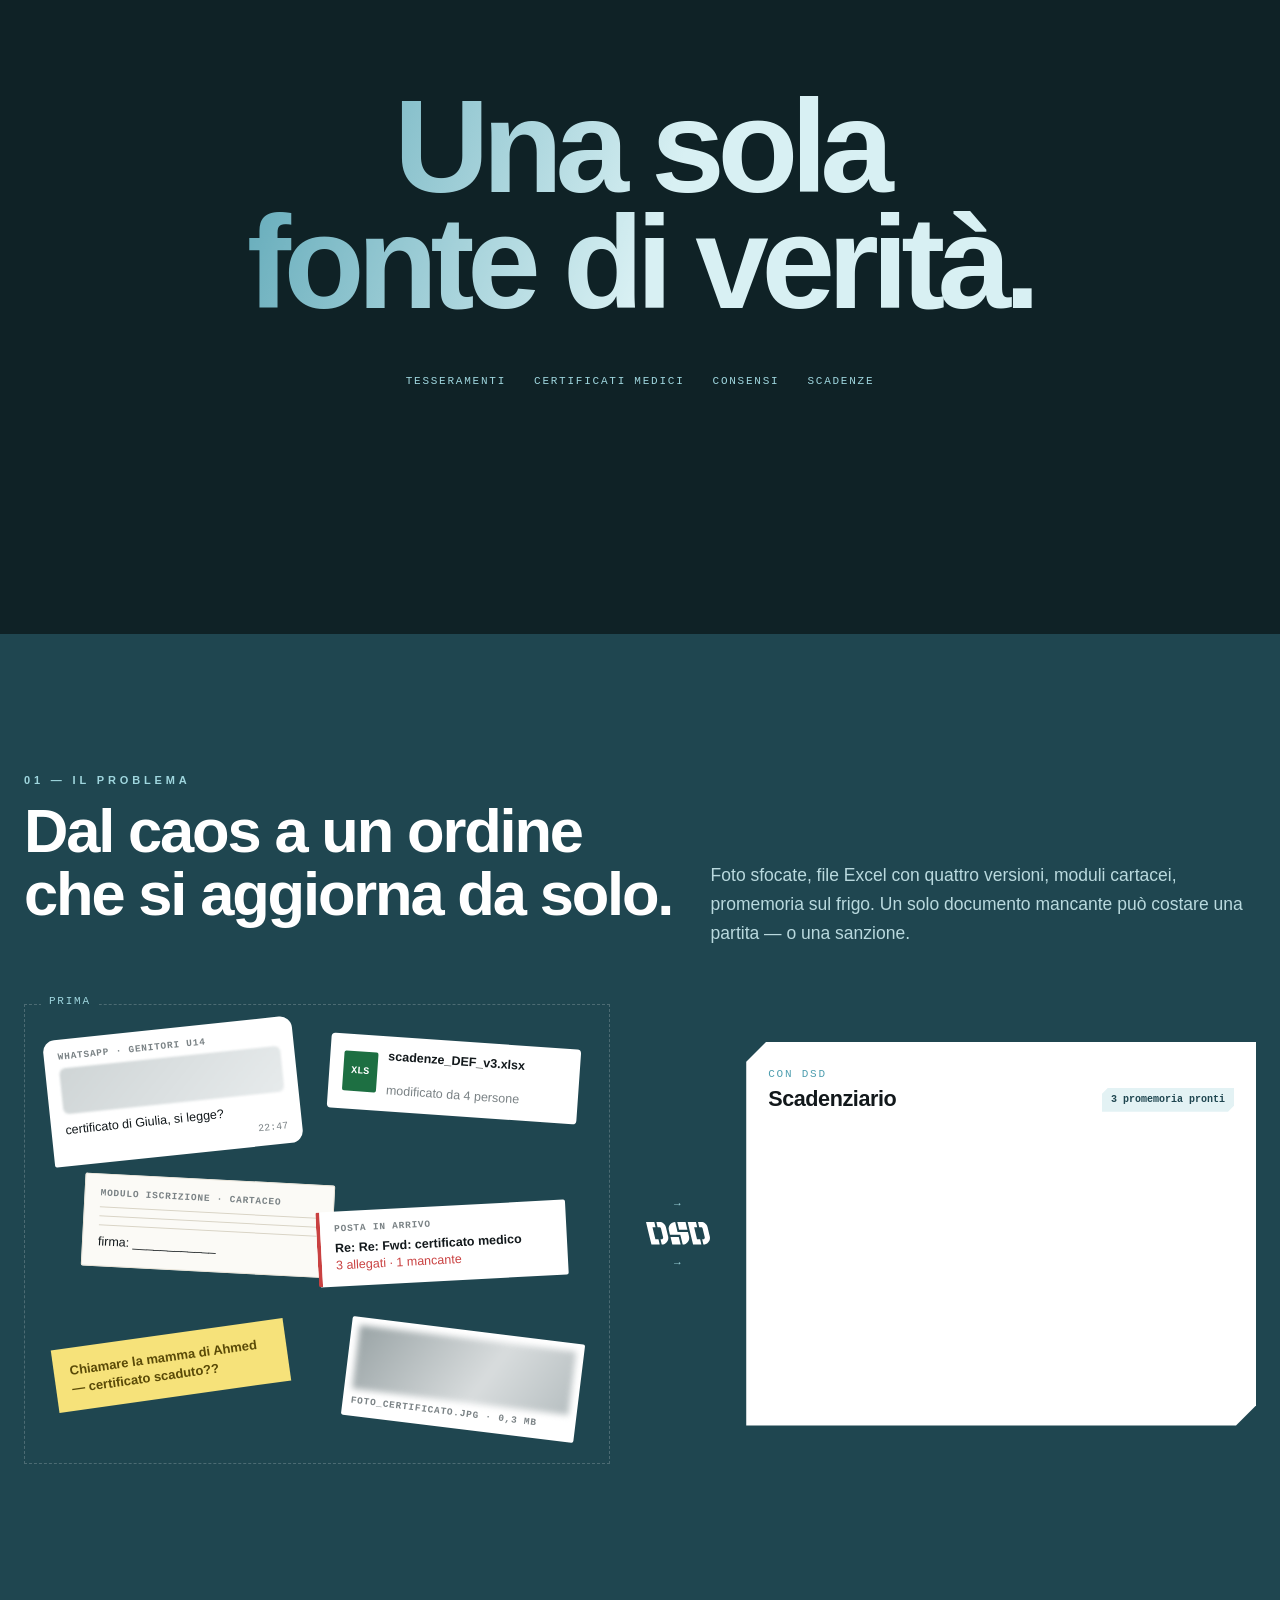
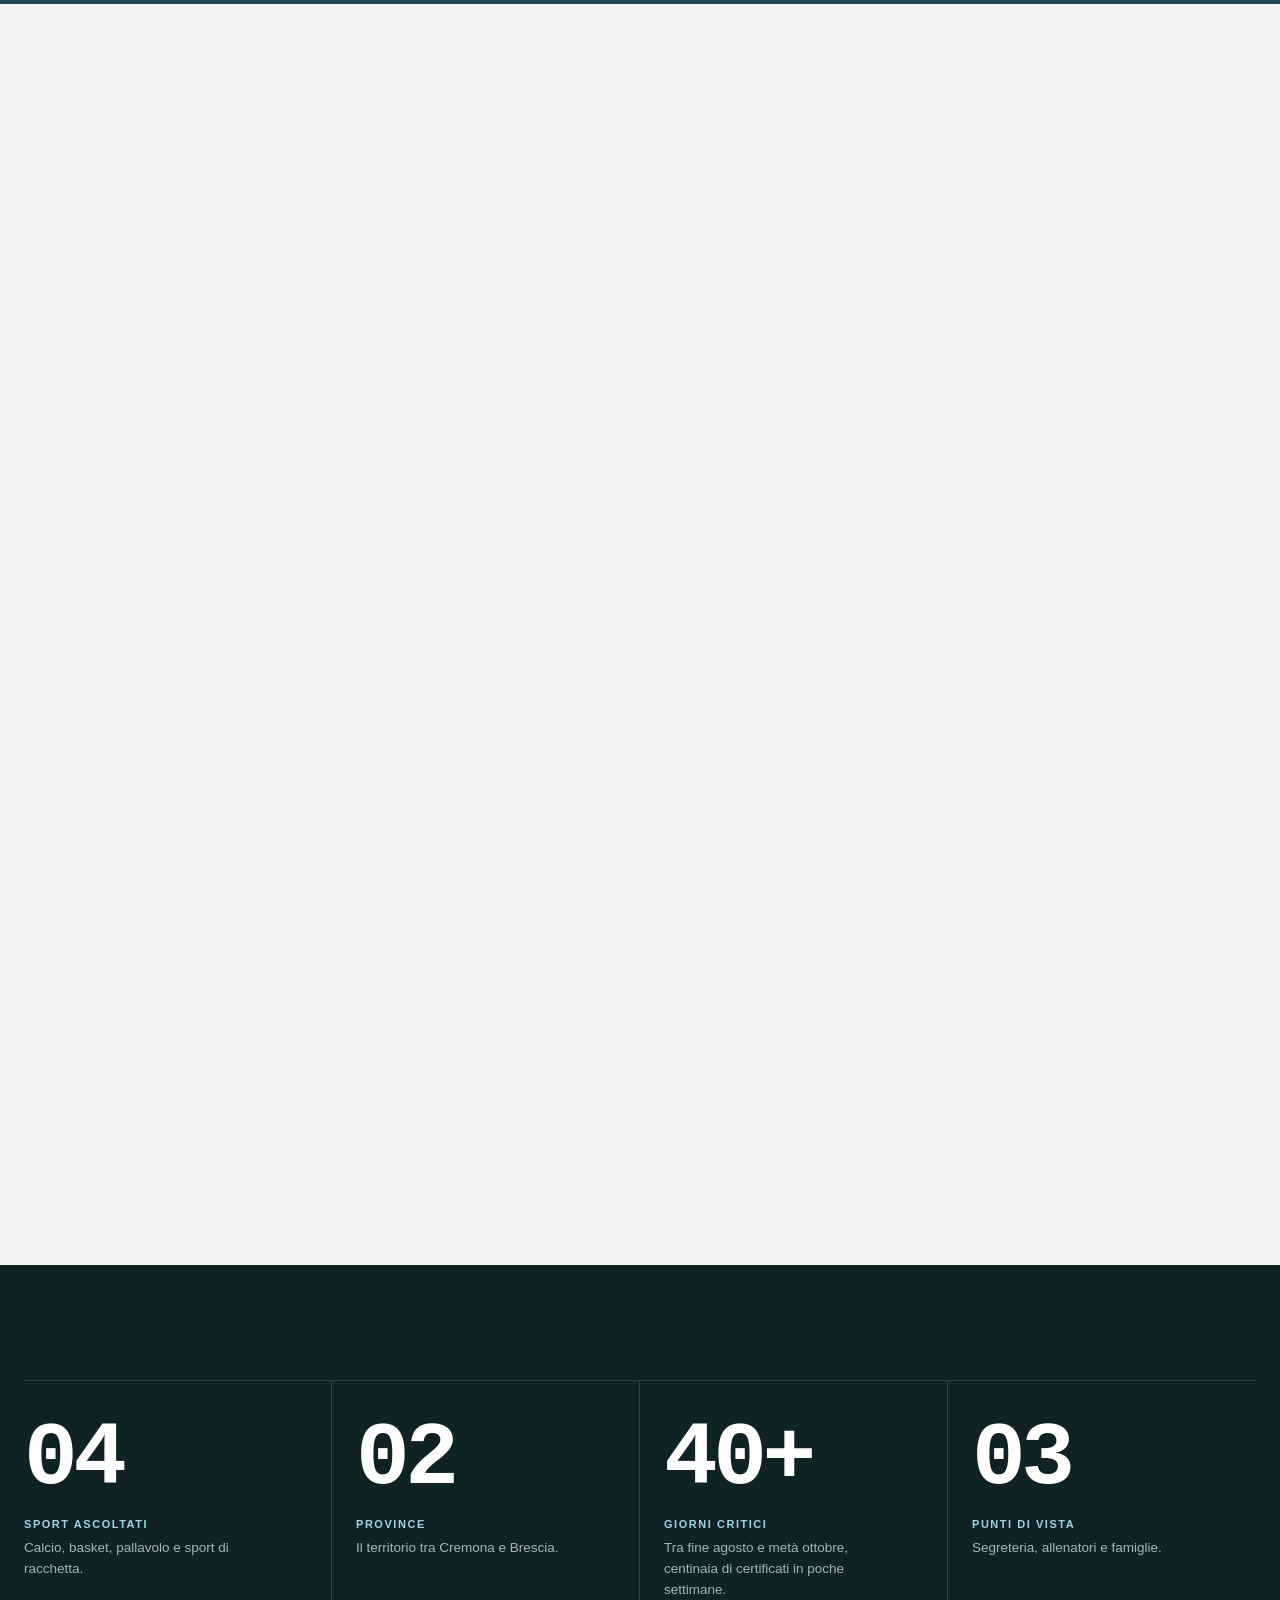
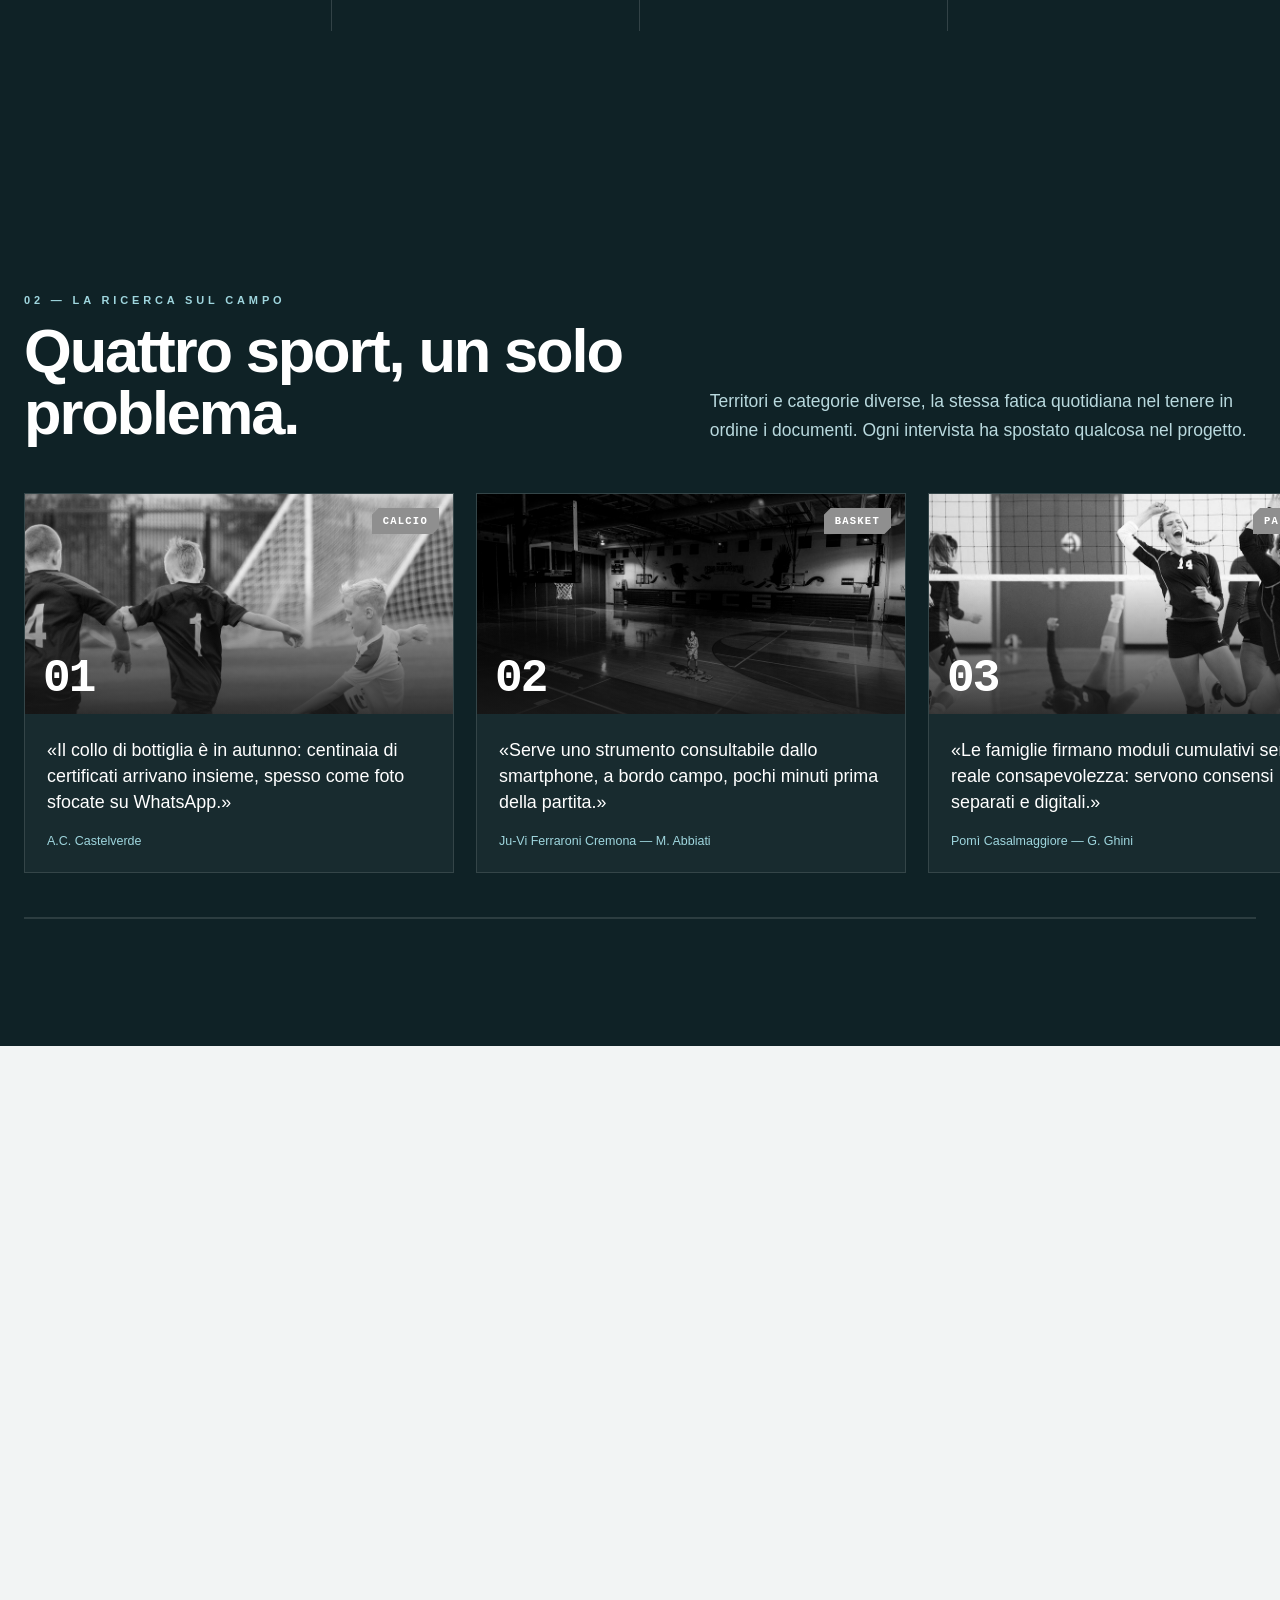
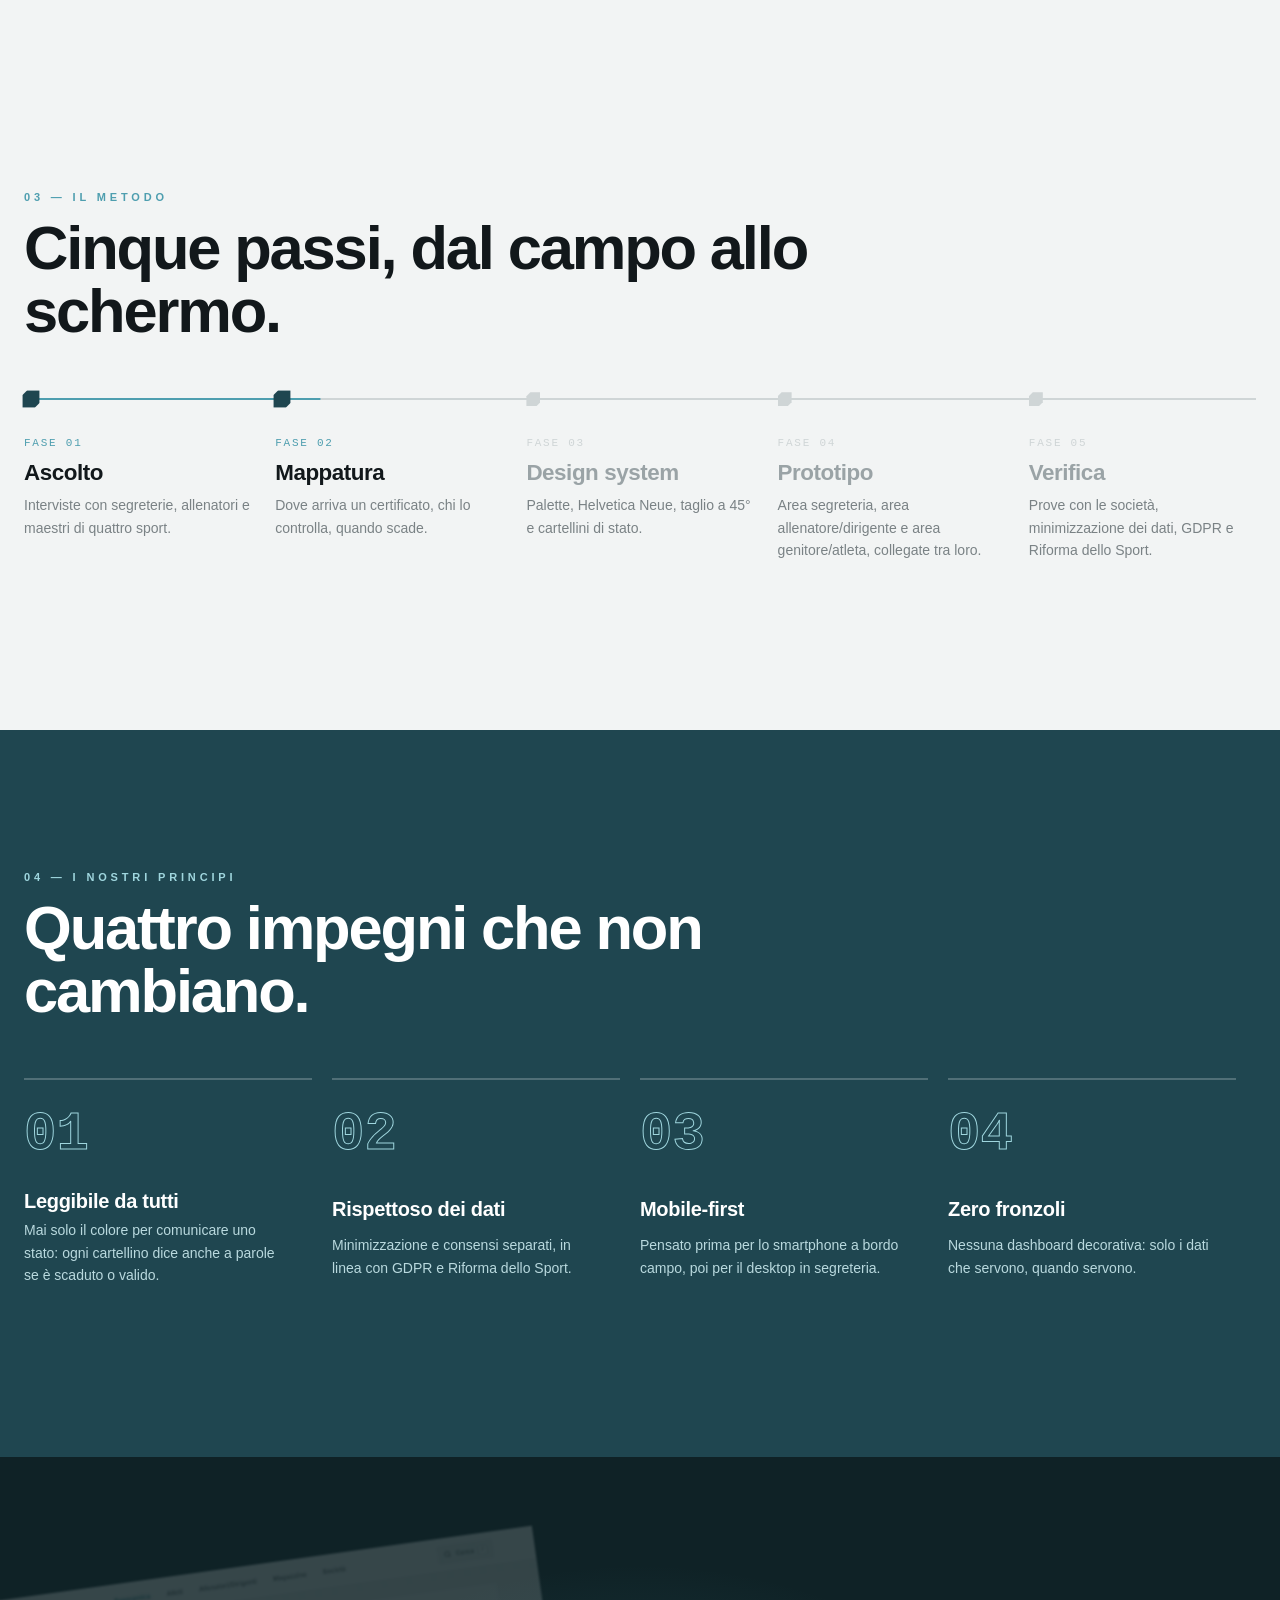
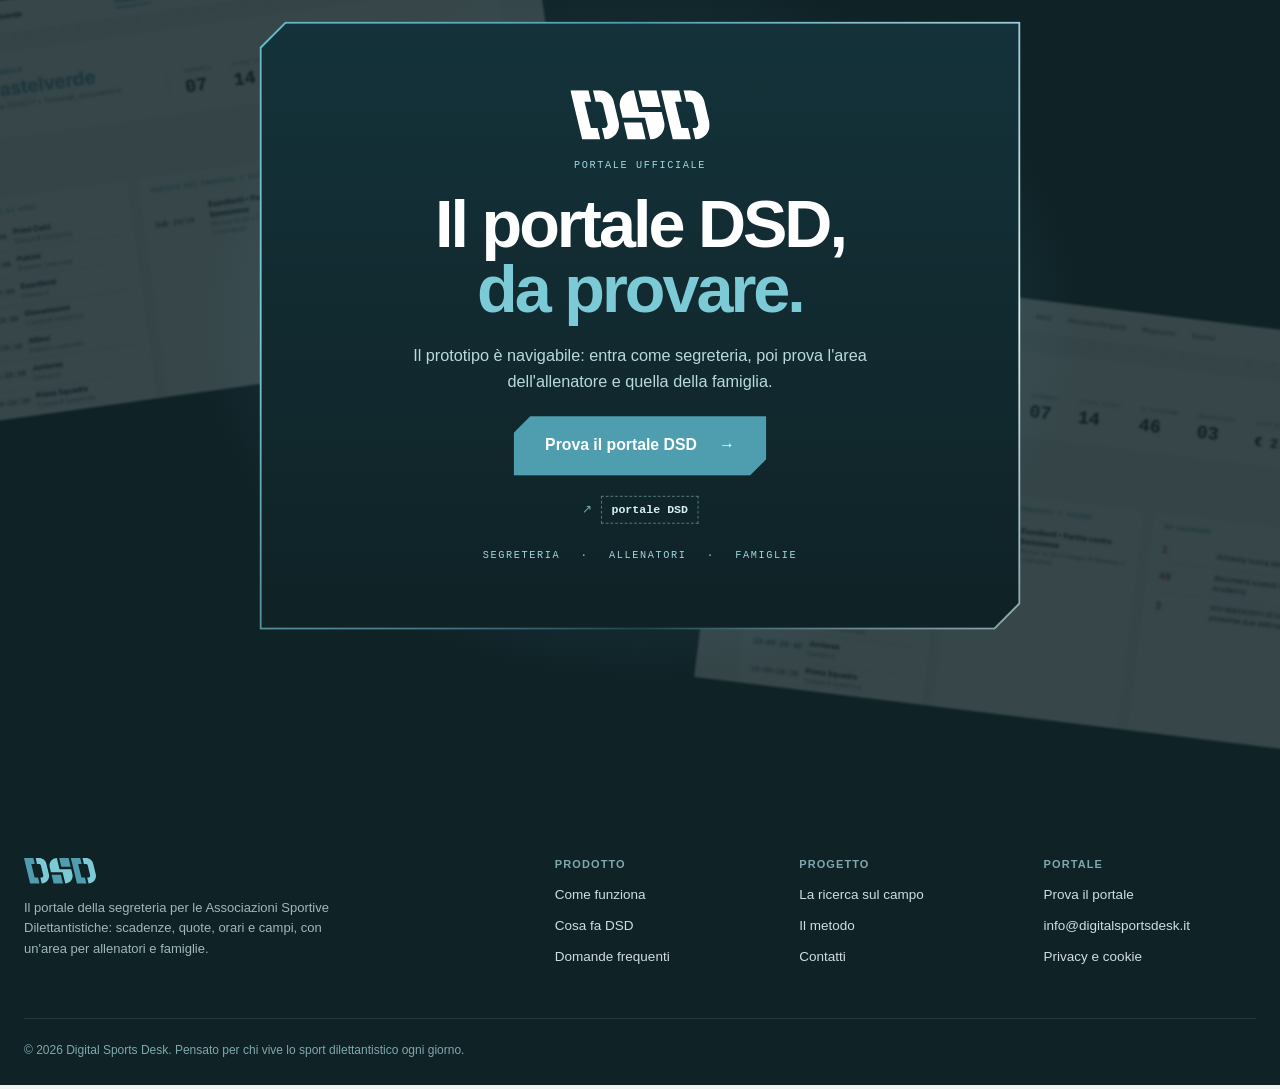
<file: demo-online/sito/chi-siamo.html>
<!DOCTYPE html>
<html lang="it">
<head>
<meta charset="UTF-8" />
<meta name="viewport" content="width=device-width, initial-scale=1.0" />
<title>Chi siamo — Digital Sports Desk</title>
<meta name="description" content="Nato dal campo, non da una lavagna: la storia, il prodotto e il design system di Digital Sports Desk." />
<link rel="icon" href="assets/favicon.svg" type="image/svg+xml" />
<link rel="apple-touch-icon" href="assets/apple-touch-icon.png" />
<meta name="theme-color" content="#1f4650" />
<!-- Anteprima quando il link viene condiviso (WhatsApp, social).
     Quando il sito avrà il suo dominio, scrivere in og:image l'indirizzo completo
     (es. https://www.digitalsportsdesk.it/assets/og-image.jpg) -->
<meta property="og:type" content="website" />
<meta property="og:site_name" content="Digital Sports Desk" />
<meta property="og:title" content="Chi siamo — Digital Sports Desk" />
<meta property="og:description" content="Nato dal campo, non da una lavagna: la storia, il prodotto e il design system di Digital Sports Desk." />
<meta property="og:image" content="assets/og-image.jpg" />
<meta name="twitter:card" content="summary_large_image" />
<!-- Modalità della pagina, decisa prima che si disegni (per questo resta qui):
     ?figma = versione ferma per html.to.design · ?figma=intro = solo l'intro del logo
     ?nointro = salta il video. Anche "meno movimento" del sistema dà la versione ferma. -->
<script>
  (function () {
    var indirizzo = location.search;
    var classi = document.documentElement.classList;
    var ferma = /[?&]figma/.test(indirizzo) || window.matchMedia("(prefers-reduced-motion: reduce)").matches;
    classi.add(ferma ? "is-static" : "is-live");
    if (/[?&]figma=intro/.test(indirizzo)) classi.add("figma-intro");
  })();
</script>
<link rel="stylesheet" href="css/style.css?v=3" />
<link rel="stylesheet" href="css/site.css?v=3" />
<link rel="stylesheet" href="css/chi-siamo.css?v=3" />
</head>
<body>

<div class="progress" id="progress"></div>
<nav class="index" id="index" aria-label="Sezioni">
  <a href="#hero" data-s="hero"><span>Inizio</span><i></i></a>
  <a href="#caos" data-s="caos"><span>Problema</span><i></i></a>
  <a href="#ricerca" data-s="ricerca"><span>Ricerca</span><i></i></a>
  <a href="#metodo" data-s="metodo"><span>Metodo</span><i></i></a>
  <a href="#portale" data-s="portale"><span>Portale</span><i></i></a>
</nav>

<!-- ============ OPENING DEL LOGO ============ -->
<div class="intro" id="intro">
  <video id="introVideo" muted playsinline preload="auto">
    <source src="assets/logo-intro-DSD.webm" type="video/webm" />
    <source src="assets/logo-intro-DSD.mp4" type="video/mp4" />
  </video>
  <img src="assets/logo-intro-poster.jpg" alt="DSD" />
  <div class="intro__bar"><i id="introBar"></i></div>
  <button class="intro__skip" id="introSkip">Salta intro</button>
</div>
<div class="wipe" id="wipe"></div>

<!-- ============ NAV ============ -->
<header id="siteNav" class="site-nav">
  <div class="site-nav__inner">
    <a href="index.html" class="site-nav__logo" aria-label="D.S.D. — Digital Sports Desk"><svg class="mono-svg" viewBox="0 0 225.73 79.76" xmlns="http://www.w3.org/2000/svg" aria-hidden="true"><polygon class="m1" fill="#4f9eaf" points="116.88 27.21 146.17 27.2 139.57 0 110.29 0 116.88 27.21"/>
      <polygon class="m1" fill="#4f9eaf" points="92.91 79.76 122.19 79.76 115.61 52.56 86.53 52.56 92.91 79.76"/>
      <polygon class="m1" fill="#4f9eaf" points="28.17 40.56 22.88 18.56 30.21 18.56 33.75 18.56 29.29 0 0 0 10.71 44.54 19.16 79.76 48.44 79.76 44 61.21 33.12 61.21 28.17 40.56"/>
      <path class="m2" fill="#7dcad7" d="M78.16,51.28l-1.61-6.73-6.46-26.85C67.59,7.32,58.3,0,47.63,0h-11.09s4.46,18.55,4.46,18.55h6.18c2.69,0,5.01,1.83,5.64,4.44l5.98,24.84,1.49,6.21c.11.47.17.94.17,1.39,0,2.77-2.22,5.75-5.81,5.75h-3.4s4.45,18.55,4.45,18.55h0c14.93,0,25.94-13.96,22.46-28.48Z"/>
      <polygon class="m1" fill="#4f9eaf" points="175.09 40.56 169.8 18.56 177.14 18.56 180.67 18.56 176.21 0 146.92 0 157.64 44.54 166.08 79.76 195.36 79.76 190.92 61.21 180.04 61.21 175.09 40.56"/>
      <path class="m2" fill="#7dcad7" d="M225.08,51.28l-1.61-6.73-6.46-26.85C214.51,7.32,205.23,0,194.55,0h-11.09s4.46,18.55,4.46,18.55h6.18c2.69,0,5.01,1.83,5.64,4.44l5.98,24.84,1.49,6.21c.11.47.17.94.17,1.39,0,2.77-2.22,5.75-5.81,5.75h-3.4s4.45,18.55,4.45,18.55h0c14.93,0,25.94-13.96,22.46-28.48Z"/>
      <path class="m2" fill="#7dcad7" d="M129.44,79.75h0c14.93.01,25.93-13.95,22.44-28.46l-3.86-16.02-29.28.02h-7.22S103.03,0,103.03,0h-.02c-14.92,0-25.91,13.95-22.42,28.46l3.87,16.08h29.29s0,0,0,0h7.22l8.47,35.2Z"/></svg></a>
    <nav class="site-nav__links">
      <a href="index.html">Home</a>
      <a href="#hero" class="is-active">Chi siamo</a>
      <a href="come-funziona.html">Come funziona</a>
      <a href="contatti.html">Contatti</a>
    </nav>
    <a href="#portale" data-portal class="btn-dsd-primary site-nav__cta">Prova il portale</a>
    <button id="navToggle" class="site-nav__toggle" aria-label="Apri il menu"><span></span><span></span><span></span></button>
  </div>
  <div id="navMobile" class="site-nav__mobile">
    <a href="index.html">Home</a>
    <a href="#hero" class="is-active">Chi siamo</a>
    <a href="come-funziona.html">Come funziona</a>
    <a href="contatti.html">Contatti</a>
    <a href="#portale" data-portal class="btn-dsd-primary">Prova il portale</a>
  </div>
</header>

<main>

<!-- ============ 01 · HERO ============ -->
<section class="hx" id="hero">
  <div class="hx__spot" id="hxSpot"></div>
  <div class="hx__lines"></div>
  <div class="hx__mono" id="hxMono"><svg class="mono-outline" viewBox="0 0 225.73 79.76" xmlns="http://www.w3.org/2000/svg" aria-hidden="true"><polygon  points="116.88 27.21 146.17 27.2 139.57 0 110.29 0 116.88 27.21"/>
      <polygon  points="92.91 79.76 122.19 79.76 115.61 52.56 86.53 52.56 92.91 79.76"/>
      <polygon  points="28.17 40.56 22.88 18.56 30.21 18.56 33.75 18.56 29.29 0 0 0 10.71 44.54 19.16 79.76 48.44 79.76 44 61.21 33.12 61.21 28.17 40.56"/>
      <path  d="M78.16,51.28l-1.61-6.73-6.46-26.85C67.59,7.32,58.3,0,47.63,0h-11.09s4.46,18.55,4.46,18.55h6.18c2.69,0,5.01,1.83,5.64,4.44l5.98,24.84,1.49,6.21c.11.47.17.94.17,1.39,0,2.77-2.22,5.75-5.81,5.75h-3.4s4.45,18.55,4.45,18.55h0c14.93,0,25.94-13.96,22.46-28.48Z"/>
      <polygon  points="175.09 40.56 169.8 18.56 177.14 18.56 180.67 18.56 176.21 0 146.92 0 157.64 44.54 166.08 79.76 195.36 79.76 190.92 61.21 180.04 61.21 175.09 40.56"/>
      <path  d="M225.08,51.28l-1.61-6.73-6.46-26.85C214.51,7.32,205.23,0,194.55,0h-11.09s4.46,18.55,4.46,18.55h6.18c2.69,0,5.01,1.83,5.64,4.44l5.98,24.84,1.49,6.21c.11.47.17.94.17,1.39,0,2.77-2.22,5.75-5.81,5.75h-3.4s4.45,18.55,4.45,18.55h0c14.93,0,25.94-13.96,22.46-28.48Z"/>
      <path  d="M129.44,79.75h0c14.93.01,25.93-13.95,22.44-28.46l-3.86-16.02-29.28.02h-7.22S103.03,0,103.03,0h-.02c-14.92,0-25.91,13.95-22.42,28.46l3.87,16.08h29.29s0,0,0,0h7.22l8.47,35.2Z"/></svg></div>
  <div class="hx__in">
    <p class="eyebrow eyebrow--light hf">Chi siamo · Digital Sports Desk</p>
    <h1 class="hx__title">
      <span class="ln"><span>Nato dal campo,</span></span>
      <span class="ln"><span>non da una <em>lavagna.</em></span></span>
    </h1>
    <p class="hx__rot hf">Pensato per&nbsp;<span class="rot" id="rot"><span class="rot__list"><b>le segreterie.</b><b>gli allenatori.</b><b>le famiglie.</b><b>le segreterie.</b></span></span></p>
    <div class="hx__cta hf">
      <a href="#portale" data-portal class="btn-dsd-primary btn-lg">Prova il portale<span class="arrow">→</span></a>
      <a href="#caos" class="btn-dsd-secondary btn-dsd-secondary--onDark btn-lg">Scopri la storia</a>
    </div>
  </div>
  <div class="hx__stage" id="hxStage">
    <div class="hx__glow"></div>
    <div class="hx__frame cut" id="hxFrame">
      <div class="bar"><i></i><i></i><i></i><span data-portal-url>portale DSD</span></div>
      <picture><source srcset="assets/portale/vetrina-panoramica.webp" type="image/webp" /><img src="assets/portale/vetrina-panoramica.jpg" alt="Panoramica della segreteria nel portale DSD" width="1280" height="800" /></picture>
    </div>
    <div class="fl fl--a" data-speed="1.4"><div class="chip cut"><span class="cartellino cartellino--valido"><span class="cartellino__tipo">Visita medica</span><span class="cartellino__data">12 mar 2027</span></span><div><b>Marco Rossi</b><small>Calcio · Primi Calci</small></div></div></div>
    <div class="fl fl--b" data-speed="0.8"><div class="chip chip--score cut"><span>Da rinnovare</span><strong>28</strong></div></div>
    <div class="fl fl--c" data-speed="1.8"><div class="chip cut"><div class="ico ico--warn cut">!</div><div><b>Promemoria pronto</b><small>Il certificato di Giulia scade tra 7 giorni</small></div></div></div>
    <div class="fl fl--d" data-speed="1.1"><div class="chip cut"><div class="av">AE</div><div><b>Ahmed El Amrani</b><small>Basket · U16</small></div><span class="cartellino cartellino--scaduto"><span class="cartellino__tipo">Certificato</span><span class="cartellino__data">Scaduto</span></span></div></div>
  </div>
</section>

<div class="mq" aria-hidden="true"><div class="mq__t"><span>Tesseramenti</span><i class="cut"></i><span>Certificati medici</span><i class="cut"></i><span>Consensi</span><i class="cut"></i><span>Scadenze</span><i class="cut"></i><span>Calcio</span><i class="cut"></i><span>Basket</span><i class="cut"></i><span>Pallavolo</span><i class="cut"></i><span>Tennis / Padel</span><i class="cut"></i><span>Tesseramenti</span><i class="cut"></i><span>Certificati medici</span><i class="cut"></i><span>Consensi</span><i class="cut"></i><span>Scadenze</span><i class="cut"></i><span>Calcio</span><i class="cut"></i><span>Basket</span><i class="cut"></i><span>Pallavolo</span><i class="cut"></i><span>Tennis / Padel</span><i class="cut"></i></div></div>

<!-- ============ 03 · STATEMENT ============ -->
<section class="sm" id="verita">
  <div>
    <h2 class="sm__t" id="smText">Una sola<br>fonte di verità.</h2>
    <div class="sm__cap kick" data-rv><span>Tesseramenti</span><span>Certificati medici</span><span>Consensi</span><span>Scadenze</span></div>
  </div>
</section>

<!-- ============ 04 · CAOS → ORDINE ============ -->
<section class="sec ch" id="caos">
  <div class="wrap">
    <div class="ch__head">
      <div>
        <p class="eyebrow eyebrow--light" data-rv>01 — Il problema</p>
        <h2 class="h2" data-rv>Dal caos a un ordine che si aggiorna da solo.</h2>
      </div>
      <p class="lead" data-rv>Foto sfocate, file Excel con quattro versioni, moduli cartacei, promemoria sul frigo. Un solo documento mancante può costare una partita — o una sanzione.</p>
    </div>
    <div class="ch__stage" id="chStage">
      <div class="mess" id="mess">
        <span class="mess__l kick">Prima</span>
        <div class="junk j1"><small>WhatsApp · Genitori U14</small><div class="pic"></div>certificato di Giulia, si legge?<em>22:47</em></div>
        <div class="junk j2"><b>XLS</b><div><strong>scadenze_<wbr>DEF_v3.xlsx</strong><br><span style="color:#7a8285">modificato da 4 persone</span></div></div>
        <div class="junk j3"><small>Modulo iscrizione · cartaceo</small><hr><hr><hr>firma: ____________</div>
        <div class="junk j4"><small>Posta in arrivo</small><strong>Re: Re: Fwd: certificato medico</strong><br><span style="color:#c94141">3 allegati · 1 mancante</span></div>
        <div class="junk j5">Chiamare la mamma di Ahmed — certificato scaduto??</div>
        <div class="junk j6"><div class="pic"></div><small style="margin:0">foto_<wbr>certificato.jpg · 0,3 MB</small></div>
      </div>
      <div class="ch__mid"><span class="kick">→</span><svg class="mono-svg" viewBox="0 0 225.73 79.76" xmlns="http://www.w3.org/2000/svg" aria-hidden="true"><polygon class="m1" fill="#ffffff" points="116.88 27.21 146.17 27.2 139.57 0 110.29 0 116.88 27.21"/>
      <polygon class="m1" fill="#ffffff" points="92.91 79.76 122.19 79.76 115.61 52.56 86.53 52.56 92.91 79.76"/>
      <polygon class="m1" fill="#ffffff" points="28.17 40.56 22.88 18.56 30.21 18.56 33.75 18.56 29.29 0 0 0 10.71 44.54 19.16 79.76 48.44 79.76 44 61.21 33.12 61.21 28.17 40.56"/>
      <path class="m2" fill="#ffffff" d="M78.16,51.28l-1.61-6.73-6.46-26.85C67.59,7.32,58.3,0,47.63,0h-11.09s4.46,18.55,4.46,18.55h6.18c2.69,0,5.01,1.83,5.64,4.44l5.98,24.84,1.49,6.21c.11.47.17.94.17,1.39,0,2.77-2.22,5.75-5.81,5.75h-3.4s4.45,18.55,4.45,18.55h0c14.93,0,25.94-13.96,22.46-28.48Z"/>
      <polygon class="m1" fill="#ffffff" points="175.09 40.56 169.8 18.56 177.14 18.56 180.67 18.56 176.21 0 146.92 0 157.64 44.54 166.08 79.76 195.36 79.76 190.92 61.21 180.04 61.21 175.09 40.56"/>
      <path class="m2" fill="#ffffff" d="M225.08,51.28l-1.61-6.73-6.46-26.85C214.51,7.32,205.23,0,194.55,0h-11.09s4.46,18.55,4.46,18.55h6.18c2.69,0,5.01,1.83,5.64,4.44l5.98,24.84,1.49,6.21c.11.47.17.94.17,1.39,0,2.77-2.22,5.75-5.81,5.75h-3.4s4.45,18.55,4.45,18.55h0c14.93,0,25.94-13.96,22.46-28.48Z"/>
      <path class="m2" fill="#ffffff" d="M129.44,79.75h0c14.93.01,25.93-13.95,22.44-28.46l-3.86-16.02-29.28.02h-7.22S103.03,0,103.03,0h-.02c-14.92,0-25.91,13.95-22.42,28.46l3.87,16.08h29.29s0,0,0,0h7.22l8.47,35.2Z"/></svg><span class="kick">→</span></div>
      <div class="order cut" id="order">
        <span class="kick">Con DSD</span>
        <div class="order__top"><h3>Scadenziario</h3><span class="pill cut">3 promemoria pronti</span></div>
        <div class="row scadenziario-riga--scaduto"><div class="av">AE</div><div class="who"><b>Ahmed El Amrani</b><span>Basket · U16</span></div><span class="cartellino cartellino--scaduto"><span class="cartellino__tipo">Certificato</span><span class="cartellino__data">13 set 2026</span></span></div>
        <div class="row scadenziario-riga--in-scadenza"><div class="av">GB</div><div class="who"><b>Giulia Bianchi</b><span>Pallavolo · U14</span></div><span class="cartellino cartellino--in-scadenza"><span class="cartellino__tipo">Tesseramento</span><span class="cartellino__data">02 nov 2026</span></span></div>
        <div class="row scadenziario-riga--valido"><div class="av">MR</div><div class="who"><b>Marco Rossi</b><span>Calcio · Primi Calci</span></div><span class="cartellino cartellino--valido"><span class="cartellino__tipo">Visita medica</span><span class="cartellino__data">12 mar 2027</span></span></div>
        <div class="row scadenziario-riga--valido"><div class="av">SC</div><div class="who"><b>Sofia Conti</b><span>Tennis · Junior</span></div><span class="cartellino cartellino--valido"><span class="cartellino__tipo">Consensi</span><span class="cartellino__data">30 giu 2027</span></span></div>
      </div>
    </div>
  </div>
</section>

<!-- Numeri -->
<section class="sec dark" style="padding-top:clamp(80px,9vw,120px);padding-bottom:clamp(80px,9vw,120px)">
  <div class="wrap">
    <div class="nums" data-stg>
      <div class="num"><b data-count="4" data-pad="2">04</b><span>Sport ascoltati</span><p>Calcio, basket, pallavolo e sport di racchetta.</p></div>
      <div class="num"><b data-count="2" data-pad="2">02</b><span>Province</span><p>Il territorio tra Cremona e Brescia.</p></div>
      <div class="num"><b data-count="40" data-suffix="+">40+</b><span>Giorni critici</span><p>Tra fine agosto e metà ottobre, centinaia di certificati in poche settimane.</p></div>
      <div class="num"><b data-count="3" data-pad="2">03</b><span>Punti di vista</span><p>Segreteria, allenatori e famiglie.</p></div>
    </div>
  </div>
</section>

<!-- ============ 06 · RICERCA ============ -->
<section class="rs" id="ricerca">
  <div class="rs__head">
    <div><p class="eyebrow eyebrow--light" data-rv>02 — La ricerca sul campo</p><h2 class="h2" style="margin:0" data-rv>Quattro sport, un solo problema.</h2></div>
    <p class="lead" style="color:#b9d9de" data-rv>Territori e categorie diverse, la stessa fatica quotidiana nel tenere in ordine i documenti. Ogni intervista ha spostato qualcosa nel progetto.</p>
  </div>
  <div class="track" id="track">
    <article class="q"><div class="q__img" style="background-image:url('assets/img/ricerca-calcio.jpg')"><span class="q__n">01</span><span class="q__tag cut">Calcio</span></div><div class="q__b"><p>«Il collo di bottiglia è in autunno: centinaia di certificati arrivano insieme, spesso come foto sfocate su WhatsApp.»</p><span class="q__club">A.C. Castelverde</span></div></article>
    <article class="q"><div class="q__img" style="background-image:url('assets/img/ricerca-basket.jpg')"><span class="q__n">02</span><span class="q__tag cut">Basket</span></div><div class="q__b"><p>«Serve uno strumento consultabile dallo smartphone, a bordo campo, pochi minuti prima della partita.»</p><span class="q__club">Ju-Vi Ferraroni Cremona — M. Abbiati</span></div></article>
    <article class="q"><div class="q__img" style="background-image:url('assets/img/ricerca-pallavolo.jpg')"><span class="q__n">03</span><span class="q__tag cut">Pallavolo</span></div><div class="q__b"><p>«Le famiglie firmano moduli cumulativi senza reale consapevolezza: servono consensi separati e digitali.»</p><span class="q__club">Pomì Casalmaggiore — G. Ghini</span></div></article>
    <article class="q"><div class="q__img" style="background-image:url('assets/img/ricerca-tennis.jpg')"><span class="q__n">04</span><span class="q__tag cut">Tennis / Padel</span></div><div class="q__b"><p>«Ogni categoria — junior, senior, agonista — ha scadenze diverse: serve un sistema che le distingua da solo.»</p><span class="q__club">M. Bertanzetti, maestro FITP</span></div></article>
    <article class="q q--end"><h3>4 sport.<br>2 province.<br>1 sola piattaforma.</h3><a href="#portale" data-portal>Prova il portale<span class="arrow">→</span></a></article>
  </div>
  <div class="rs__bar"><i id="rsBar"></i></div>
</section>

<!-- ============ 07 · METODO ============ -->
<section class="sec" id="metodo">
  <div class="wrap">
    <p class="eyebrow" data-rv>03 — Il metodo</p>
    <h2 class="h2" data-rv>Cinque passi, dal campo allo schermo.</h2>
    <div class="mt" id="mt">
      <div class="mt__line"><i id="mtFill"></i></div>
      <div class="mt__s" data-rv><span class="kick">Fase 01</span><h3>Ascolto</h3><p>Interviste con segreterie, allenatori e maestri di quattro sport.</p></div>
      <div class="mt__s" data-rv><span class="kick">Fase 02</span><h3>Mappatura</h3><p>Dove arriva un certificato, chi lo controlla, quando scade.</p></div>
      <div class="mt__s" data-rv><span class="kick">Fase 03</span><h3>Design system</h3><p>Palette, Helvetica Neue, taglio a 45° e cartellini di stato.</p></div>
      <div class="mt__s" data-rv><span class="kick">Fase 04</span><h3>Prototipo</h3><p>Area segreteria, area allenatore/dirigente e area genitore/atleta, collegate tra loro.</p></div>
      <div class="mt__s" data-rv><span class="kick">Fase 05</span><h3>Verifica</h3><p>Prove con le società, minimizzazione dei dati, GDPR e Riforma dello Sport.</p></div>
    </div>
  </div>
</section>

<!-- Principi -->
<section class="sec vl" id="valori">
  <div class="wrap">
    <p class="eyebrow eyebrow--light" data-rv>04 — I nostri principi</p>
    <h2 class="h2" data-rv>Quattro impegni che non cambiano.</h2>
    <div class="vlg" data-stg>
      <div class="v"><span class="v__n">01</span><h3>Leggibile da tutti</h3><p>Mai solo il colore per comunicare uno stato: ogni cartellino dice anche a parole se è scaduto o valido.</p></div>
      <div class="v"><span class="v__n">02</span><h3>Rispettoso dei dati</h3><p>Minimizzazione e consensi separati, in linea con GDPR e Riforma dello Sport.</p></div>
      <div class="v"><span class="v__n">03</span><h3>Mobile-first</h3><p>Pensato prima per lo smartphone a bordo campo, poi per il desktop in segreteria.</p></div>
      <div class="v"><span class="v__n">04</span><h3>Zero fronzoli</h3><p>Nessuna dashboard decorativa: solo i dati che servono, quando servono.</p></div>
    </div>
  </div>
</section>

<!-- ============ 09 · PORTALE UFFICIALE ============ -->
<section class="sec px" id="portale">
  <div class="px__bg" aria-hidden="true"><img src="assets/portale/vetrina-panoramica.jpg" alt="" loading="lazy" /><img src="assets/portale/vetrina-panoramica.jpg" alt="" loading="lazy" /></div>
  <div class="px__glow"></div>
  <div class="px__ring cut" id="pxRing" data-rv>
    <div class="px__card cut">
      <svg class="mono-svg" viewBox="0 0 225.73 79.76" xmlns="http://www.w3.org/2000/svg" aria-hidden="true"><polygon class="m1" fill="#ffffff" points="116.88 27.21 146.17 27.2 139.57 0 110.29 0 116.88 27.21"/>
      <polygon class="m1" fill="#ffffff" points="92.91 79.76 122.19 79.76 115.61 52.56 86.53 52.56 92.91 79.76"/>
      <polygon class="m1" fill="#ffffff" points="28.17 40.56 22.88 18.56 30.21 18.56 33.75 18.56 29.29 0 0 0 10.71 44.54 19.16 79.76 48.44 79.76 44 61.21 33.12 61.21 28.17 40.56"/>
      <path class="m2" fill="#ffffff" d="M78.16,51.28l-1.61-6.73-6.46-26.85C67.59,7.32,58.3,0,47.63,0h-11.09s4.46,18.55,4.46,18.55h6.18c2.69,0,5.01,1.83,5.64,4.44l5.98,24.84,1.49,6.21c.11.47.17.94.17,1.39,0,2.77-2.22,5.75-5.81,5.75h-3.4s4.45,18.55,4.45,18.55h0c14.93,0,25.94-13.96,22.46-28.48Z"/>
      <polygon class="m1" fill="#ffffff" points="175.09 40.56 169.8 18.56 177.14 18.56 180.67 18.56 176.21 0 146.92 0 157.64 44.54 166.08 79.76 195.36 79.76 190.92 61.21 180.04 61.21 175.09 40.56"/>
      <path class="m2" fill="#ffffff" d="M225.08,51.28l-1.61-6.73-6.46-26.85C214.51,7.32,205.23,0,194.55,0h-11.09s4.46,18.55,4.46,18.55h6.18c2.69,0,5.01,1.83,5.64,4.44l5.98,24.84,1.49,6.21c.11.47.17.94.17,1.39,0,2.77-2.22,5.75-5.81,5.75h-3.4s4.45,18.55,4.45,18.55h0c14.93,0,25.94-13.96,22.46-28.48Z"/>
      <path class="m2" fill="#ffffff" d="M129.44,79.75h0c14.93.01,25.93-13.95,22.44-28.46l-3.86-16.02-29.28.02h-7.22S103.03,0,103.03,0h-.02c-14.92,0-25.91,13.95-22.42,28.46l3.87,16.08h29.29s0,0,0,0h7.22l8.47,35.2Z"/></svg>
      <p class="kick" style="color:#9fd6de">Portale ufficiale</p>
      <h2>Il portale DSD,<br><em>da provare.</em></h2>
      <p class="lead">Il prototipo è navigabile: entra come segreteria, poi prova l'area dell'allenatore e quella della famiglia.</p>
      <!-- 🔗 LINK DEL PORTALE: si imposta in js/portal.js -->
      <a href="#portale" data-portal class="px__btn cut">Prova il portale DSD<span class="arrow">→</span></a>
      <div class="px__url"><span>↗</span><b data-portal-url>link in arrivo</b></div>
      <div class="px__feat kick"><span>Segreteria</span><span>·</span><span>Allenatori</span><span>·</span><span>Famiglie</span></div>
    </div>
  </div>
</section>
</main>

<footer class="site-footer">
  <div class="site-footer__inner">
    <div class="site-footer__brand">
      <a class="site-footer__brand-mark" href="index.html" aria-label="Digital Sports Desk — Home"><svg class="mono-svg" viewBox="0 0 225.73 79.76" xmlns="http://www.w3.org/2000/svg" aria-hidden="true"><polygon class="m1" fill="#4f9eaf" points="116.88 27.21 146.17 27.2 139.57 0 110.29 0 116.88 27.21"/>
      <polygon class="m1" fill="#4f9eaf" points="92.91 79.76 122.19 79.76 115.61 52.56 86.53 52.56 92.91 79.76"/>
      <polygon class="m1" fill="#4f9eaf" points="28.17 40.56 22.88 18.56 30.21 18.56 33.75 18.56 29.29 0 0 0 10.71 44.54 19.16 79.76 48.44 79.76 44 61.21 33.12 61.21 28.17 40.56"/>
      <path class="m2" fill="#7dcad7" d="M78.16,51.28l-1.61-6.73-6.46-26.85C67.59,7.32,58.3,0,47.63,0h-11.09s4.46,18.55,4.46,18.55h6.18c2.69,0,5.01,1.83,5.64,4.44l5.98,24.84,1.49,6.21c.11.47.17.94.17,1.39,0,2.77-2.22,5.75-5.81,5.75h-3.4s4.45,18.55,4.45,18.55h0c14.93,0,25.94-13.96,22.46-28.48Z"/>
      <polygon class="m1" fill="#4f9eaf" points="175.09 40.56 169.8 18.56 177.14 18.56 180.67 18.56 176.21 0 146.92 0 157.64 44.54 166.08 79.76 195.36 79.76 190.92 61.21 180.04 61.21 175.09 40.56"/>
      <path class="m2" fill="#7dcad7" d="M225.08,51.28l-1.61-6.73-6.46-26.85C214.51,7.32,205.23,0,194.55,0h-11.09s4.46,18.55,4.46,18.55h6.18c2.69,0,5.01,1.83,5.64,4.44l5.98,24.84,1.49,6.21c.11.47.17.94.17,1.39,0,2.77-2.22,5.75-5.81,5.75h-3.4s4.45,18.55,4.45,18.55h0c14.93,0,25.94-13.96,22.46-28.48Z"/>
      <path class="m2" fill="#7dcad7" d="M129.44,79.75h0c14.93.01,25.93-13.95,22.44-28.46l-3.86-16.02-29.28.02h-7.22S103.03,0,103.03,0h-.02c-14.92,0-25.91,13.95-22.42,28.46l3.87,16.08h29.29s0,0,0,0h7.22l8.47,35.2Z"/></svg></a>
      <p>Il portale della segreteria per le Associazioni Sportive Dilettantistiche: scadenze, quote, orari e campi, con un'area per allenatori e famiglie.</p>
    </div>
    <div class="site-footer__cols">
      <div class="site-footer__col"><h4>Prodotto</h4><a href="come-funziona.html">Come funziona</a><a href="index.html#funzioni">Cosa fa DSD</a><a href="index.html#domande">Domande frequenti</a></div>
      <div class="site-footer__col"><h4>Progetto</h4><a href="chi-siamo.html#ricerca">La ricerca sul campo</a><a href="chi-siamo.html#metodo">Il metodo</a><a href="contatti.html">Contatti</a></div>
      <div class="site-footer__col"><h4>Portale</h4><a href="chi-siamo.html#portale" data-portal>Prova il portale</a><a href="mailto:info@digitalsportsdesk.it">info@digitalsportsdesk.it</a><a href="privacy-cookie.html">Privacy e cookie</a></div>
    </div>
  </div>
  <div class="site-footer__bottom"><span>© 2026 Digital Sports Desk. Pensato per chi vive lo sport dilettantistico ogni giorno.</span></div>
</footer>

<script src="js/vendor/gsap.min.js"></script>
<script src="js/vendor/ScrollTrigger.min.js"></script>
<script src="js/portal.js?v=3"></script>
<script src="js/chi-siamo.js?v=3"></script>
<button id="backToTop" class="back-to-top" aria-label="Torna in cima">↑</button>
</body>
</html>
</file>
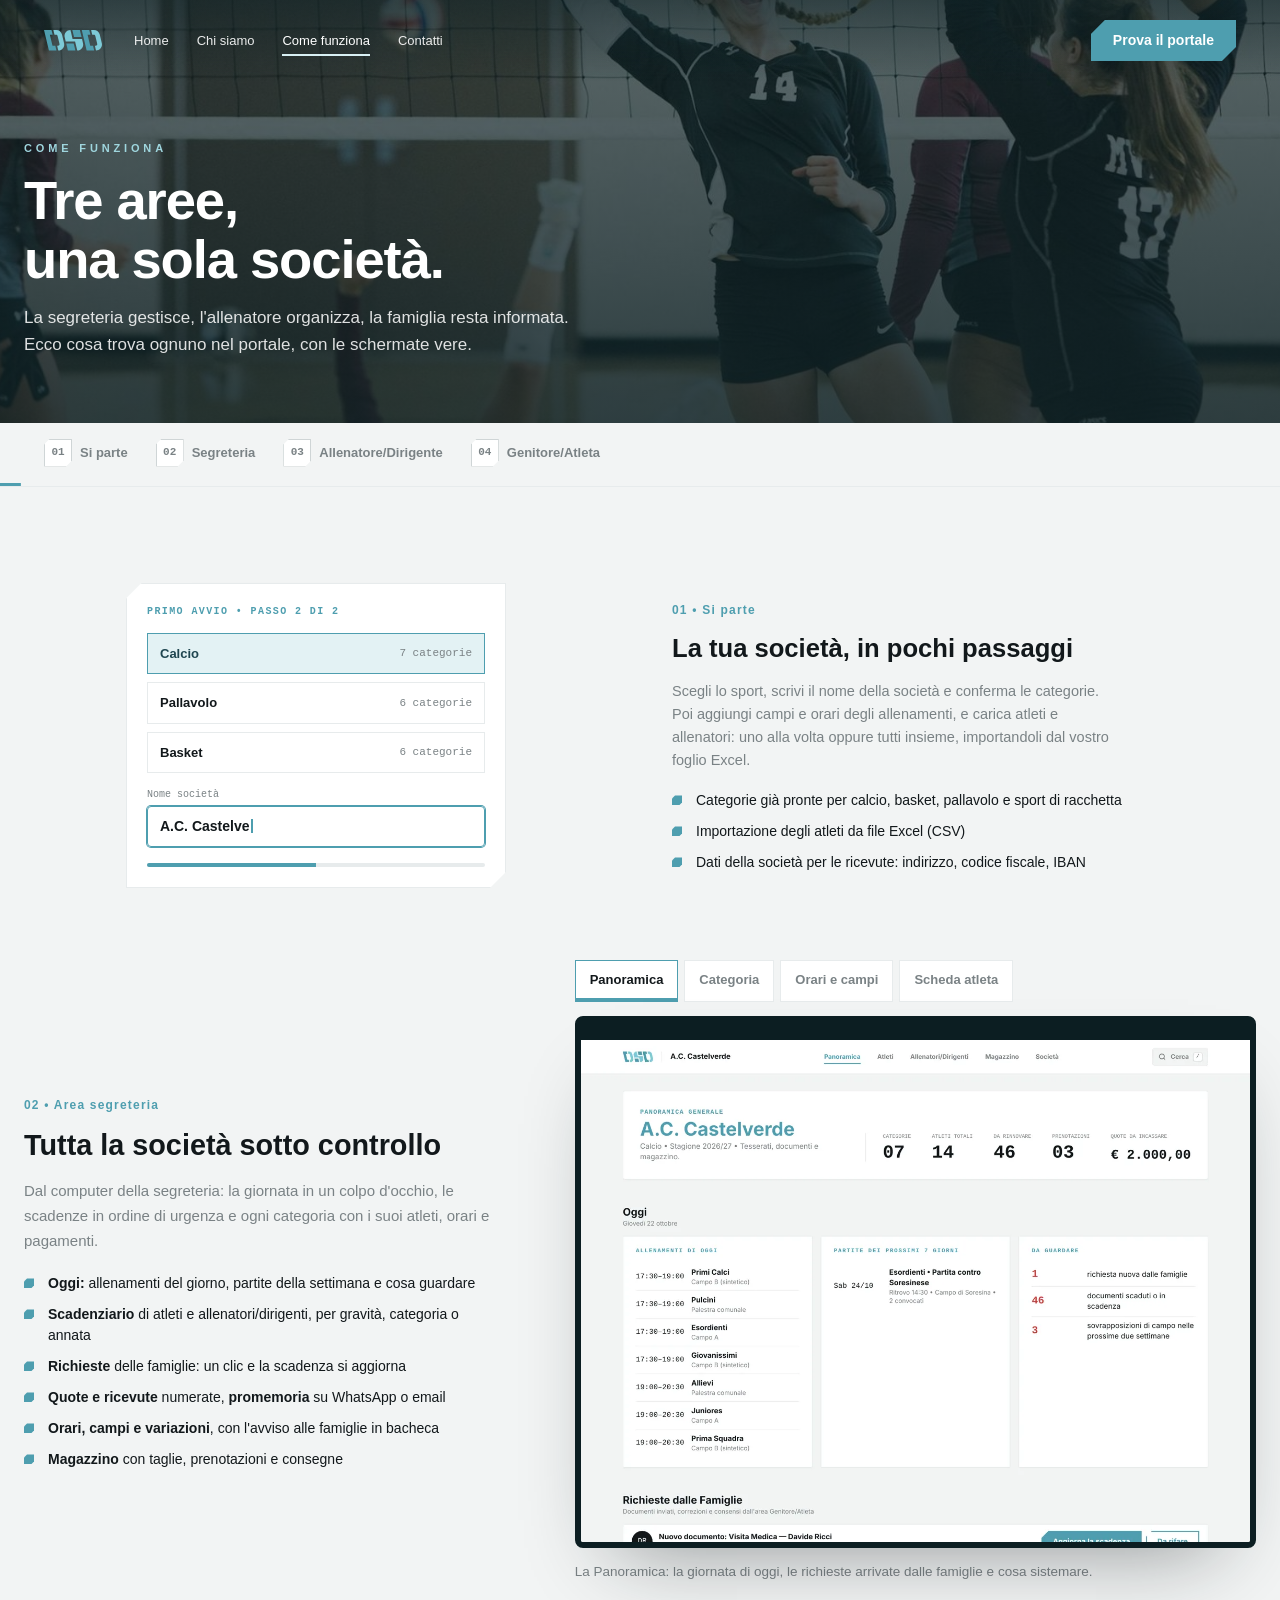
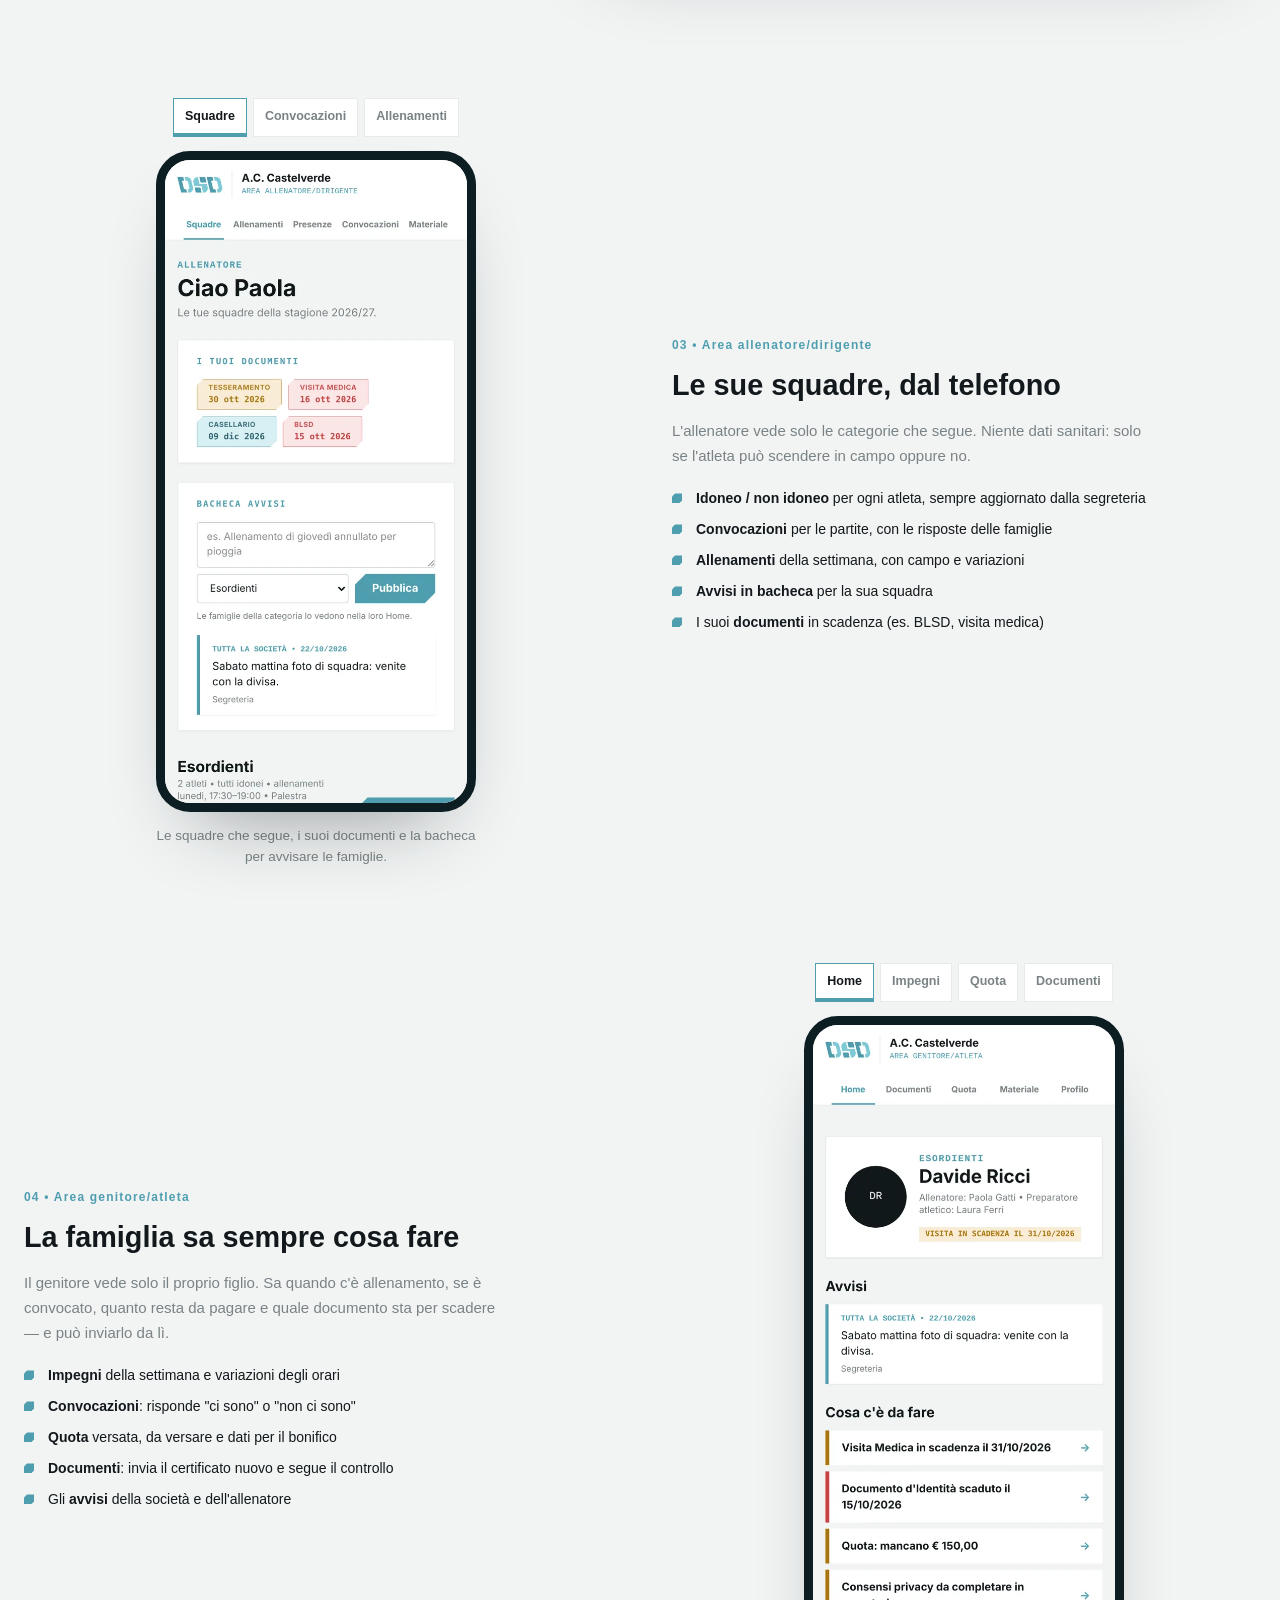
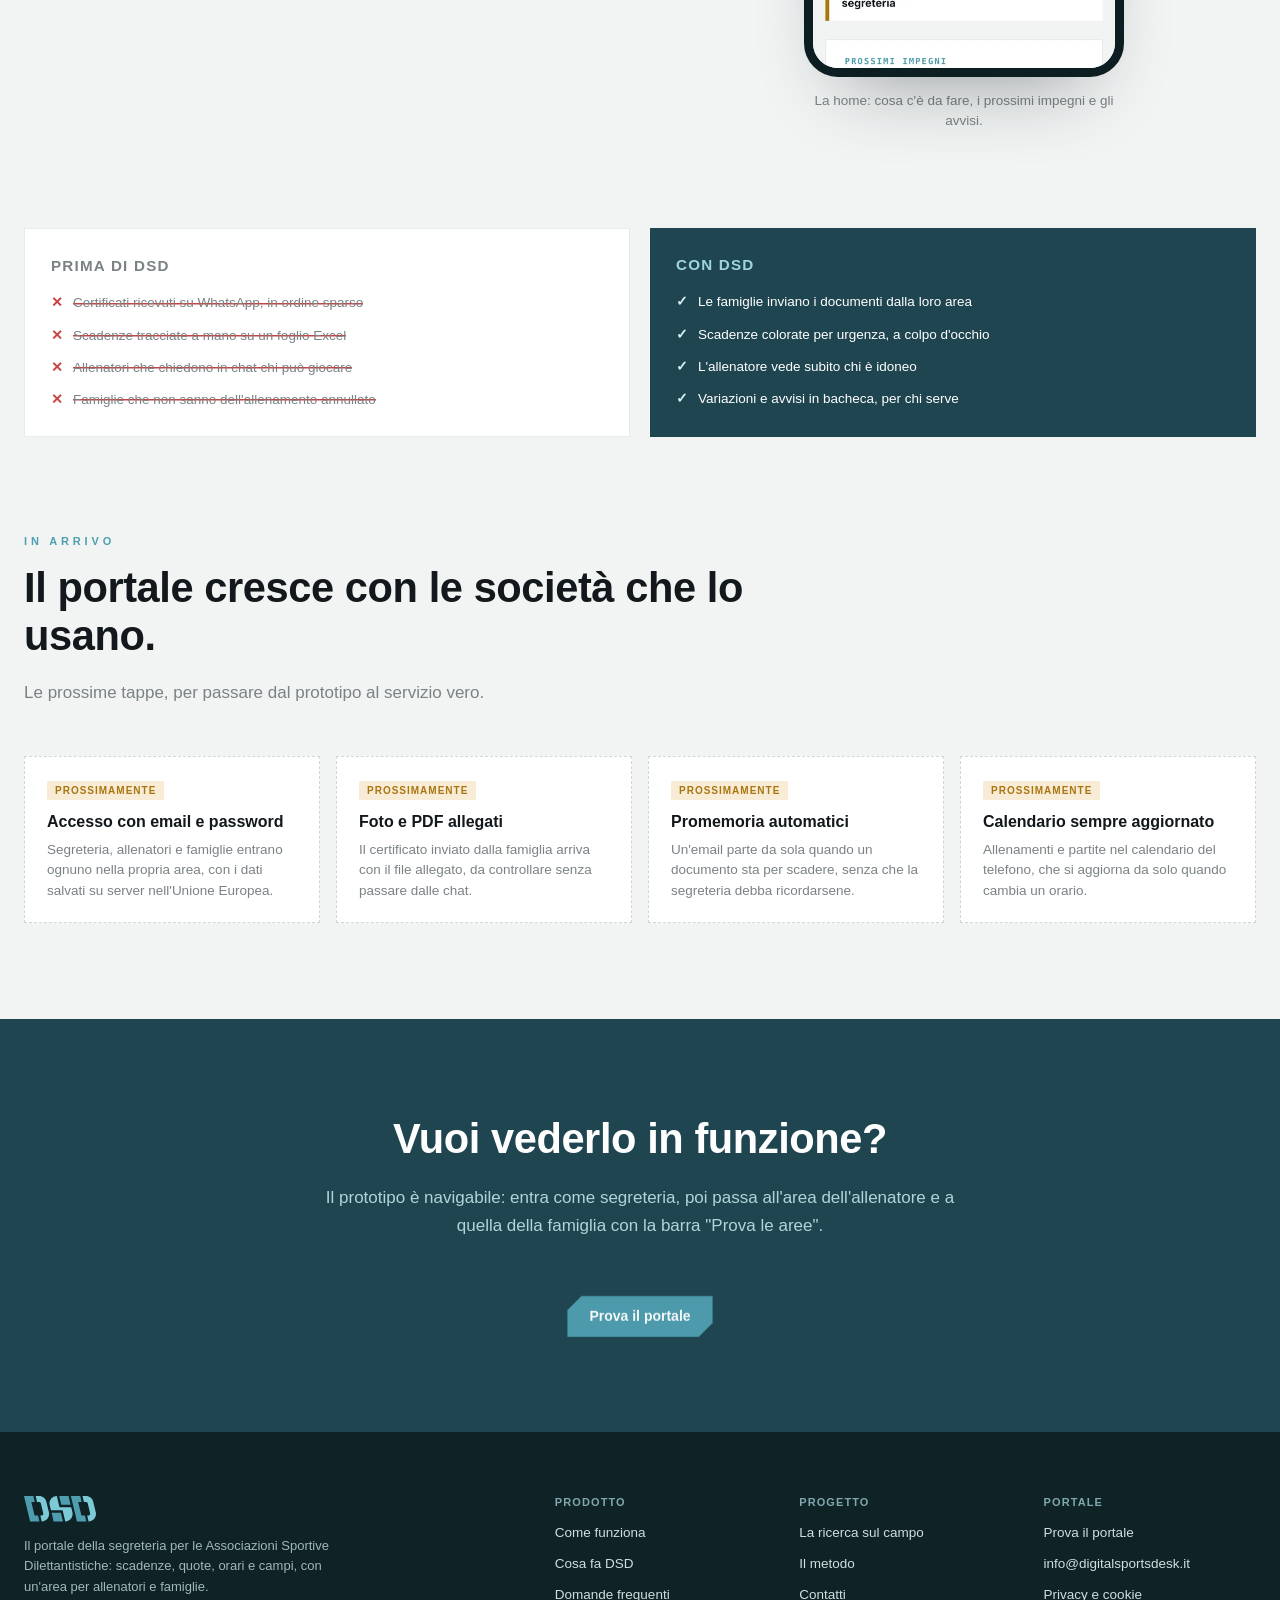
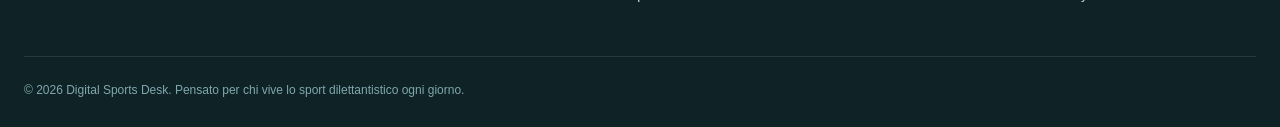
<file: demo-online/sito/come-funziona.html>
<!DOCTYPE html>
<html lang="it">
<head>
<meta charset="UTF-8" />
<meta name="viewport" content="width=device-width, initial-scale=1.0" />
<title>Come funziona — Digital Sports Desk</title>
<meta name="description" content="Come funziona Digital Sports Desk: l'area della segreteria, quella dell'allenatore/dirigente e quella del genitore/atleta, collegate tra loro." />
<link rel="icon" href="assets/favicon.svg" type="image/svg+xml" />
<link rel="apple-touch-icon" href="assets/apple-touch-icon.png" />
<meta name="theme-color" content="#1f4650" />
<!-- Anteprima quando il link viene condiviso (WhatsApp, social).
     Quando il sito avrà il suo dominio, scrivere in og:image l'indirizzo completo
     (es. https://www.digitalsportsdesk.it/assets/og-image.jpg) -->
<meta property="og:type" content="website" />
<meta property="og:site_name" content="Digital Sports Desk" />
<meta property="og:title" content="Come funziona — Digital Sports Desk" />
<meta property="og:description" content="Come funziona Digital Sports Desk: l'area della segreteria, quella dell'allenatore/dirigente e quella del genitore/atleta, collegate tra loro." />
<meta property="og:image" content="assets/og-image.jpg" />
<meta name="twitter:card" content="summary_large_image" />
<script src="js/vendor/tailwind-browser.js"></script>
<link rel="stylesheet" href="css/style.css?v=3" />
<link rel="stylesheet" href="css/site.css?v=3" />
<link rel="stylesheet" href="css/animazioni.css?v=3" />
</head>
<body class="bg-[#F2F4F4] text-[#12181B] antialiased">
<svg style="position:absolute;width:0;height:0" aria-hidden="true" focusable="false">
  <defs>
    <style>.cls-1{fill:#4f9eaf;}.cls-2{fill:#7dcad7;}</style>
    <g id="monogram">
      <polygon class="cls-1" points="116.88 27.21 146.17 27.2 139.57 0 110.29 0 116.88 27.21"/>
      <polygon class="cls-1" points="92.91 79.76 122.19 79.76 115.61 52.56 86.53 52.56 92.91 79.76"/>
      <polygon class="cls-1" points="28.17 40.56 22.88 18.56 30.21 18.56 33.75 18.56 29.29 0 0 0 10.71 44.54 19.16 79.76 48.44 79.76 44 61.21 33.12 61.21 28.17 40.56"/>
      <path class="cls-2" d="M78.16,51.28l-1.61-6.73-6.46-26.85C67.59,7.32,58.3,0,47.63,0h-11.09s4.46,18.55,4.46,18.55h6.18c2.69,0,5.01,1.83,5.64,4.44l5.98,24.84,1.49,6.21c.11.47.17.94.17,1.39,0,2.77-2.22,5.75-5.81,5.75h-3.4s4.45,18.55,4.45,18.55h0c14.93,0,25.94-13.96,22.46-28.48Z"/>
      <polygon class="cls-1" points="175.09 40.56 169.8 18.56 177.14 18.56 180.67 18.56 176.21 0 146.92 0 157.64 44.54 166.08 79.76 195.36 79.76 190.92 61.21 180.04 61.21 175.09 40.56"/>
      <path class="cls-2" d="M225.08,51.28l-1.61-6.73-6.46-26.85C214.51,7.32,205.23,0,194.55,0h-11.09s4.46,18.55,4.46,18.55h6.18c2.69,0,5.01,1.83,5.64,4.44l5.98,24.84,1.49,6.21c.11.47.17.94.17,1.39,0,2.77-2.22,5.75-5.81,5.75h-3.4s4.45,18.55,4.45,18.55h0c14.93,0,25.94-13.96,22.46-28.48Z"/>
      <path class="cls-2" d="M129.44,79.75h0c14.93.01,25.93-13.95,22.44-28.46l-3.86-16.02-29.28.02h-7.22S103.03,0,103.03,0h-.02c-14.92,0-25.91,13.95-22.42,28.46l3.87,16.08h29.29s0,0,0,0h7.22l8.47,35.2Z"/>
    </g>
  </defs>
</svg>
<header id="siteNav" class="site-nav">
  <div class="site-nav__inner">
    <a href="index.html" class="site-nav__logo" aria-label="D.S.D. — Digital Sports Desk">
      <svg viewBox="0 0 225.73 79.76" xmlns="http://www.w3.org/2000/svg"><use href="#monogram"/></svg>
    </a>
    <nav class="site-nav__links">
      <a href="index.html">Home</a>
      <a href="chi-siamo.html">Chi siamo</a>
      <a href="come-funziona.html" class="is-active">Come funziona</a>
      <a href="contatti.html">Contatti</a>
    </nav>
    <a href="chi-siamo.html#portale" data-portal class="btn-dsd-primary site-nav__cta">Prova il portale</a>
    <button id="navToggle" class="site-nav__toggle" aria-label="Apri il menu">
      <span></span><span></span><span></span>
    </button>
  </div>
  <div id="navMobile" class="site-nav__mobile">
    <a href="index.html">Home</a>
    <a href="chi-siamo.html">Chi siamo</a>
    <a href="come-funziona.html" class="is-active">Come funziona</a>
    <a href="contatti.html">Contatti</a>
    <a href="chi-siamo.html#portale" data-portal class="btn-dsd-primary">Prova il portale</a>
  </div>
</header>
<main id="top">

  <header class="page-header">
    <div class="page-header__bg" style="background-image:url('assets/img/header-pallavolo.jpg')"></div>
    <div class="page-header__scrim"></div>
    <div class="page-header__content">
      <p class="eyebrow eyebrow--light reveal-up">Come funziona</p>
      <h1 class="page-header__title reveal-up">Tre aree,<br>una sola società.</h1>
      <p class="page-header__lead reveal-up">La segreteria gestisce, l'allenatore organizza, la famiglia resta informata. Ecco cosa trova ognuno nel portale, con le schermate vere.</p>
    </div>
  </header>

  <!-- Percorso: le 4 tappe restano in alto mentre scorri, quella attiva si accende -->
  <nav class="percorso" aria-label="Le tappe del portale">
    <div class="percorso__voci">
      <a href="#societa" data-tappa="societa"><b>01</b> Si parte</a>
      <a href="#segreteria" data-tappa="segreteria"><b>02</b> Segreteria</a>
      <a href="#allenatore" data-tappa="allenatore"><b>03</b> Allenatore/Dirigente</a>
      <a href="#famiglia" data-tappa="famiglia"><b>04</b> Genitore/Atleta</a>
    </div>
    <div class="percorso__barra"><i id="percorsoBarra"></i></div>
  </nav>

  <section class="section section--light" id="funzioni-portale">
    <div class="section__inner">

      <!-- 01. SI PARTE -->
      <div id="societa" class="feature-row reveal-up">
        <div class="feature-row__visual">
          <div class="mk" data-anima="societa">
            <span class="mk__etichetta">Primo avvio • Passo 2 di 2</span>
            <div class="mk-sport is-scelto" data-sport-scelto>Calcio <small>7 categorie</small></div>
            <div class="mk-sport">Pallavolo <small>6 categorie</small></div>
            <div class="mk-sport">Basket <small>6 categorie</small></div>
            <div class="mk-campo">
              <label>Nome società</label>
              <div><span class="mk-scrittura" data-testo="A.C. Castelverde">A.C. Castelverde</span></div>
            </div>
            <div class="mk-progresso"><i></i></div>
          </div>
        </div>
        <div class="feature-row__text">
          <span class="feature-row__index">01 • Si parte</span>
          <h3>La tua società, in pochi passaggi</h3>
          <p>Scegli lo sport, scrivi il nome della società e conferma le categorie. Poi aggiungi campi e orari degli allenamenti, e carica atleti e allenatori: uno alla volta oppure tutti insieme, importandoli dal vostro foglio Excel.</p>
          <ul class="capitolo__lista">
            <li>Categorie già pronte per calcio, basket, pallavolo e sport di racchetta</li>
            <li>Importazione degli atleti da file Excel (CSV)</li>
            <li>Dati della società per le ricevute: indirizzo, codice fiscale, IBAN</li>
          </ul>
        </div>
      </div>

      <!-- 02. SEGRETERIA -->
      <div id="segreteria" class="capitolo reveal-up">
        <div class="capitolo__testo">
          <span class="feature-row__index">02 • Area segreteria</span>
          <h3>Tutta la società sotto controllo</h3>
          <p>Dal computer della segreteria: la giornata in un colpo d'occhio, le scadenze in ordine di urgenza e ogni categoria con i suoi atleti, orari e pagamenti.</p>
          <ul class="capitolo__lista">
            <li><b>Oggi:</b> allenamenti del giorno, partite della settimana e cosa guardare</li>
            <li><b>Scadenziario</b> di atleti e allenatori/dirigenti, per gravità, categoria o annata</li>
            <li><b>Richieste</b> delle famiglie: un clic e la scadenza si aggiorna</li>
            <li><b>Quote e ricevute</b> numerate, <b>promemoria</b> su WhatsApp o email</li>
            <li><b>Orari, campi e variazioni</b>, con l'avviso alle famiglie in bacheca</li>
            <li><b>Magazzino</b> con taglie, prenotazioni e consegne</li>
          </ul>
        </div>
        <div class="galleria galleria--computer" data-galleria>
          <div class="galleria__schede" role="tablist" aria-label="Schermate dell'area segreteria">
            <button type="button" role="tab" data-mostra="0">Panoramica</button>
            <button type="button" role="tab" data-mostra="1">Categoria</button>
            <button type="button" role="tab" data-mostra="2">Orari e campi</button>
            <button type="button" role="tab" data-mostra="3">Scheda atleta</button>
          </div>
          <div class="galleria__schermo">
            <div class="galleria__barra" aria-hidden="true"><i></i><i></i><i></i></div>
            <img src="assets/portale/seg-panoramica.webp" width="1280" height="1100" loading="lazy" alt="Panoramica della segreteria: numeri della società, allenamenti di oggi, partite e richieste delle famiglie" data-didascalia="La Panoramica: la giornata di oggi, le richieste arrivate dalle famiglie e cosa sistemare." />
            <img src="assets/portale/seg-categoria.webp" width="1280" height="1100" loading="lazy" alt="Pagina di una categoria con atleti, orari e pagamenti" data-didascalia="Una categoria: atleti, allenatori, orari della settimana e quote." />
            <img src="assets/portale/seg-orari.webp" width="1280" height="1003" loading="lazy" alt="Impostazione degli orari: giorni, inizio, fine e campo per ogni categoria" data-didascalia="Orari e campi: giorno per giorno, con inizio, fine e campo. DSD avvisa se due squadre si sovrappongono." />
            <img src="assets/portale/seg-scheda.webp" width="1280" height="1100" loading="lazy" alt="Scheda di un atleta con anagrafica, documenti e scadenze" data-didascalia="La scheda atleta: anagrafica, genitore o tutore, documenti con le loro scadenze, taglie." />
          </div>
          <p class="galleria__didascalia" aria-live="polite"></p>
        </div>
      </div>

      <!-- 03. ALLENATORE/DIRIGENTE -->
      <div id="allenatore" class="capitolo capitolo--telefono capitolo--inverso reveal-up">
        <div class="capitolo__testo">
          <span class="feature-row__index">03 • Area allenatore/dirigente</span>
          <h3>Le sue squadre, dal telefono</h3>
          <p>L'allenatore vede solo le categorie che segue. Niente dati sanitari: solo se l'atleta può scendere in campo oppure no.</p>
          <ul class="capitolo__lista">
            <li><b>Idoneo / non idoneo</b> per ogni atleta, sempre aggiornato dalla segreteria</li>
            <li><b>Convocazioni</b> per le partite, con le risposte delle famiglie</li>
            <li><b>Allenamenti</b> della settimana, con campo e variazioni</li>
            <li><b>Avvisi in bacheca</b> per la sua squadra</li>
            <li>I suoi <b>documenti</b> in scadenza (es. BLSD, visita medica)</li>
          </ul>
        </div>
        <div class="galleria galleria--telefono" data-galleria>
          <div class="galleria__schede" role="tablist" aria-label="Schermate dell'area allenatore">
            <button type="button" role="tab" data-mostra="0">Squadre</button>
            <button type="button" role="tab" data-mostra="1">Convocazioni</button>
            <button type="button" role="tab" data-mostra="2">Allenamenti</button>
          </div>
          <div class="galleria__schermo">
            <img src="assets/portale/all-squadre.webp" width="600" height="1298" loading="lazy" alt="Area allenatore: le sue squadre, i suoi documenti e la bacheca" data-didascalia="Le squadre che segue, i suoi documenti e la bacheca per avvisare le famiglie." />
            <img src="assets/portale/all-convocazioni.webp" width="600" height="1298" loading="lazy" alt="Area allenatore: convocazione per una partita con le risposte" data-didascalia="Le convocazioni: chi è convocato, chi ha risposto e chi è idoneo." />
            <img src="assets/portale/all-allenamenti.webp" width="600" height="1298" loading="lazy" alt="Area allenatore: allenamenti della settimana" data-didascalia="Gli allenamenti della settimana, con orario, campo e variazioni." />
          </div>
          <p class="galleria__didascalia" aria-live="polite"></p>
        </div>
      </div>

      <!-- 04. GENITORE/ATLETA -->
      <div id="famiglia" class="capitolo capitolo--telefono reveal-up">
        <div class="capitolo__testo">
          <span class="feature-row__index">04 • Area genitore/atleta</span>
          <h3>La famiglia sa sempre cosa fare</h3>
          <p>Il genitore vede solo il proprio figlio. Sa quando c'è allenamento, se è convocato, quanto resta da pagare e quale documento sta per scadere — e può inviarlo da lì.</p>
          <ul class="capitolo__lista">
            <li><b>Impegni</b> della settimana e variazioni degli orari</li>
            <li><b>Convocazioni</b>: risponde "ci sono" o "non ci sono"</li>
            <li><b>Quota</b> versata, da versare e dati per il bonifico</li>
            <li><b>Documenti</b>: invia il certificato nuovo e segue il controllo</li>
            <li>Gli <b>avvisi</b> della società e dell'allenatore</li>
          </ul>
        </div>
        <div class="galleria galleria--telefono" data-galleria>
          <div class="galleria__schede" role="tablist" aria-label="Schermate dell'area famiglia">
            <button type="button" role="tab" data-mostra="0">Home</button>
            <button type="button" role="tab" data-mostra="1">Impegni</button>
            <button type="button" role="tab" data-mostra="2">Quota</button>
            <button type="button" role="tab" data-mostra="3">Documenti</button>
          </div>
          <div class="galleria__schermo">
            <img src="assets/portale/fam-home.webp" width="600" height="1298" loading="lazy" alt="Area famiglia: home con avvisi e prossimi impegni" data-didascalia="La home: cosa c'è da fare, i prossimi impegni e gli avvisi." />
            <img src="assets/portale/fam-impegni.webp" width="600" height="1298" loading="lazy" alt="Area famiglia: impegni della settimana" data-didascalia="Gli impegni: allenamenti e partite, con le variazioni in evidenza." />
            <img src="assets/portale/fam-quota.webp" width="600" height="1298" loading="lazy" alt="Area famiglia: quota versata e da versare" data-didascalia="La quota: quanto è stato versato, quanto manca e come pagare." />
            <img src="assets/portale/fam-documenti.webp" width="600" height="1298" loading="lazy" alt="Area famiglia: documenti e invio del certificato" data-didascalia="I documenti: si invia il certificato nuovo e si vede quando la segreteria lo ha controllato." />
          </div>
          <p class="galleria__didascalia" aria-live="polite"></p>
        </div>
      </div>

      <div class="compare compare--animato reveal-up">
        <div class="compare__col compare__col--before">
          <h3>Prima di DSD</h3>
          <ul>
            <li><span>Certificati ricevuti su WhatsApp, in ordine sparso</span></li>
            <li><span>Scadenze tracciate a mano su un foglio Excel</span></li>
            <li><span>Allenatori che chiedono in chat chi può giocare</span></li>
            <li><span>Famiglie che non sanno dell'allenamento annullato</span></li>
          </ul>
        </div>
        <div class="compare__col compare__col--after">
          <h3>Con DSD</h3>
          <ul>
            <li>Le famiglie inviano i documenti dalla loro area</li>
            <li>Scadenze colorate per urgenza, a colpo d'occhio</li>
            <li>L'allenatore vede subito chi è idoneo</li>
            <li>Variazioni e avvisi in bacheca, per chi serve</li>
          </ul>
        </div>
      </div>
    </div>
  </section>

  <section class="section section--light" style="padding-top:0;">
    <div class="section__inner">
      <p class="eyebrow reveal-up">In arrivo</p>
      <h2 class="section__title reveal-up">Il portale cresce con le società che lo usano.</h2>
      <p class="section__lead reveal-up">Le prossime tappe, per passare dal prototipo al servizio vero.</p>
      <div class="prossimi prossimi--quattro">
        <div class="prossimi__voce reveal-up">
          <span>Prossimamente</span>
          <h3>Accesso con email e password</h3>
          <p>Segreteria, allenatori e famiglie entrano ognuno nella propria area, con i dati salvati su server nell'Unione Europea.</p>
        </div>
        <div class="prossimi__voce reveal-up">
          <span>Prossimamente</span>
          <h3>Foto e PDF allegati</h3>
          <p>Il certificato inviato dalla famiglia arriva con il file allegato, da controllare senza passare dalle chat.</p>
        </div>
        <div class="prossimi__voce reveal-up">
          <span>Prossimamente</span>
          <h3>Promemoria automatici</h3>
          <p>Un'email parte da sola quando un documento sta per scadere, senza che la segreteria debba ricordarsene.</p>
        </div>
        <div class="prossimi__voce reveal-up">
          <span>Prossimamente</span>
          <h3>Calendario sempre aggiornato</h3>
          <p>Allenamenti e partite nel calendario del telefono, che si aggiorna da solo quando cambia un orario.</p>
        </div>
      </div>
    </div>
  </section>

  <section class="section section--dark section--cta">
    <div class="section__inner section__inner--center">
      <h2 class="section__title section__title--light reveal-up">Vuoi vederlo in funzione?</h2>
      <p class="section__lead section__lead--light reveal-up">Il prototipo è navigabile: entra come segreteria, poi passa all'area dell'allenatore e a quella della famiglia con la barra "Prova le aree".</p>
      <a href="chi-siamo.html#portale" data-portal class="btn-dsd-primary reveal-up">Prova il portale</a>
    </div>
  </section>
</main>

<footer class="site-footer">
  <div class="site-footer__inner">
    <div class="site-footer__brand">
      <a class="site-footer__brand-mark" href="index.html" aria-label="Digital Sports Desk — Home"><svg class="mono-svg" viewBox="0 0 225.73 79.76" xmlns="http://www.w3.org/2000/svg" aria-hidden="true"><polygon class="m1" fill="#4f9eaf" points="116.88 27.21 146.17 27.2 139.57 0 110.29 0 116.88 27.21"/>
      <polygon class="m1" fill="#4f9eaf" points="92.91 79.76 122.19 79.76 115.61 52.56 86.53 52.56 92.91 79.76"/>
      <polygon class="m1" fill="#4f9eaf" points="28.17 40.56 22.88 18.56 30.21 18.56 33.75 18.56 29.29 0 0 0 10.71 44.54 19.16 79.76 48.44 79.76 44 61.21 33.12 61.21 28.17 40.56"/>
      <path class="m2" fill="#7dcad7" d="M78.16,51.28l-1.61-6.73-6.46-26.85C67.59,7.32,58.3,0,47.63,0h-11.09s4.46,18.55,4.46,18.55h6.18c2.69,0,5.01,1.83,5.64,4.44l5.98,24.84,1.49,6.21c.11.47.17.94.17,1.39,0,2.77-2.22,5.75-5.81,5.75h-3.4s4.45,18.55,4.45,18.55h0c14.93,0,25.94-13.96,22.46-28.48Z"/>
      <polygon class="m1" fill="#4f9eaf" points="175.09 40.56 169.8 18.56 177.14 18.56 180.67 18.56 176.21 0 146.92 0 157.64 44.54 166.08 79.76 195.36 79.76 190.92 61.21 180.04 61.21 175.09 40.56"/>
      <path class="m2" fill="#7dcad7" d="M225.08,51.28l-1.61-6.73-6.46-26.85C214.51,7.32,205.23,0,194.55,0h-11.09s4.46,18.55,4.46,18.55h6.18c2.69,0,5.01,1.83,5.64,4.44l5.98,24.84,1.49,6.21c.11.47.17.94.17,1.39,0,2.77-2.22,5.75-5.81,5.75h-3.4s4.45,18.55,4.45,18.55h0c14.93,0,25.94-13.96,22.46-28.48Z"/>
      <path class="m2" fill="#7dcad7" d="M129.44,79.75h0c14.93.01,25.93-13.95,22.44-28.46l-3.86-16.02-29.28.02h-7.22S103.03,0,103.03,0h-.02c-14.92,0-25.91,13.95-22.42,28.46l3.87,16.08h29.29s0,0,0,0h7.22l8.47,35.2Z"/></svg></a>
      <p>Il portale della segreteria per le Associazioni Sportive Dilettantistiche: scadenze, quote, orari e campi, con un'area per allenatori e famiglie.</p>
    </div>
    <div class="site-footer__cols">
      <div class="site-footer__col"><h4>Prodotto</h4><a href="come-funziona.html">Come funziona</a><a href="index.html#funzioni">Cosa fa DSD</a><a href="index.html#domande">Domande frequenti</a></div>
      <div class="site-footer__col"><h4>Progetto</h4><a href="chi-siamo.html#ricerca">La ricerca sul campo</a><a href="chi-siamo.html#metodo">Il metodo</a><a href="contatti.html">Contatti</a></div>
      <div class="site-footer__col"><h4>Portale</h4><a href="chi-siamo.html#portale" data-portal>Prova il portale</a><a href="mailto:info@digitalsportsdesk.it">info@digitalsportsdesk.it</a><a href="privacy-cookie.html">Privacy e cookie</a></div>
    </div>
  </div>
  <div class="site-footer__bottom"><span>© 2026 Digital Sports Desk. Pensato per chi vive lo sport dilettantistico ogni giorno.</span></div>
</footer>
<button id="backToTop" class="back-to-top" aria-label="Torna in cima">↑</button>
<script src="js/vendor/gsap.min.js"></script>
<script src="js/vendor/ScrollTrigger.min.js"></script>
<script src="js/portal.js?v=3"></script>
<script src="js/site.js?v=3"></script>
<script src="js/animazioni.js?v=3"></script>
</body>
</html>
</file>
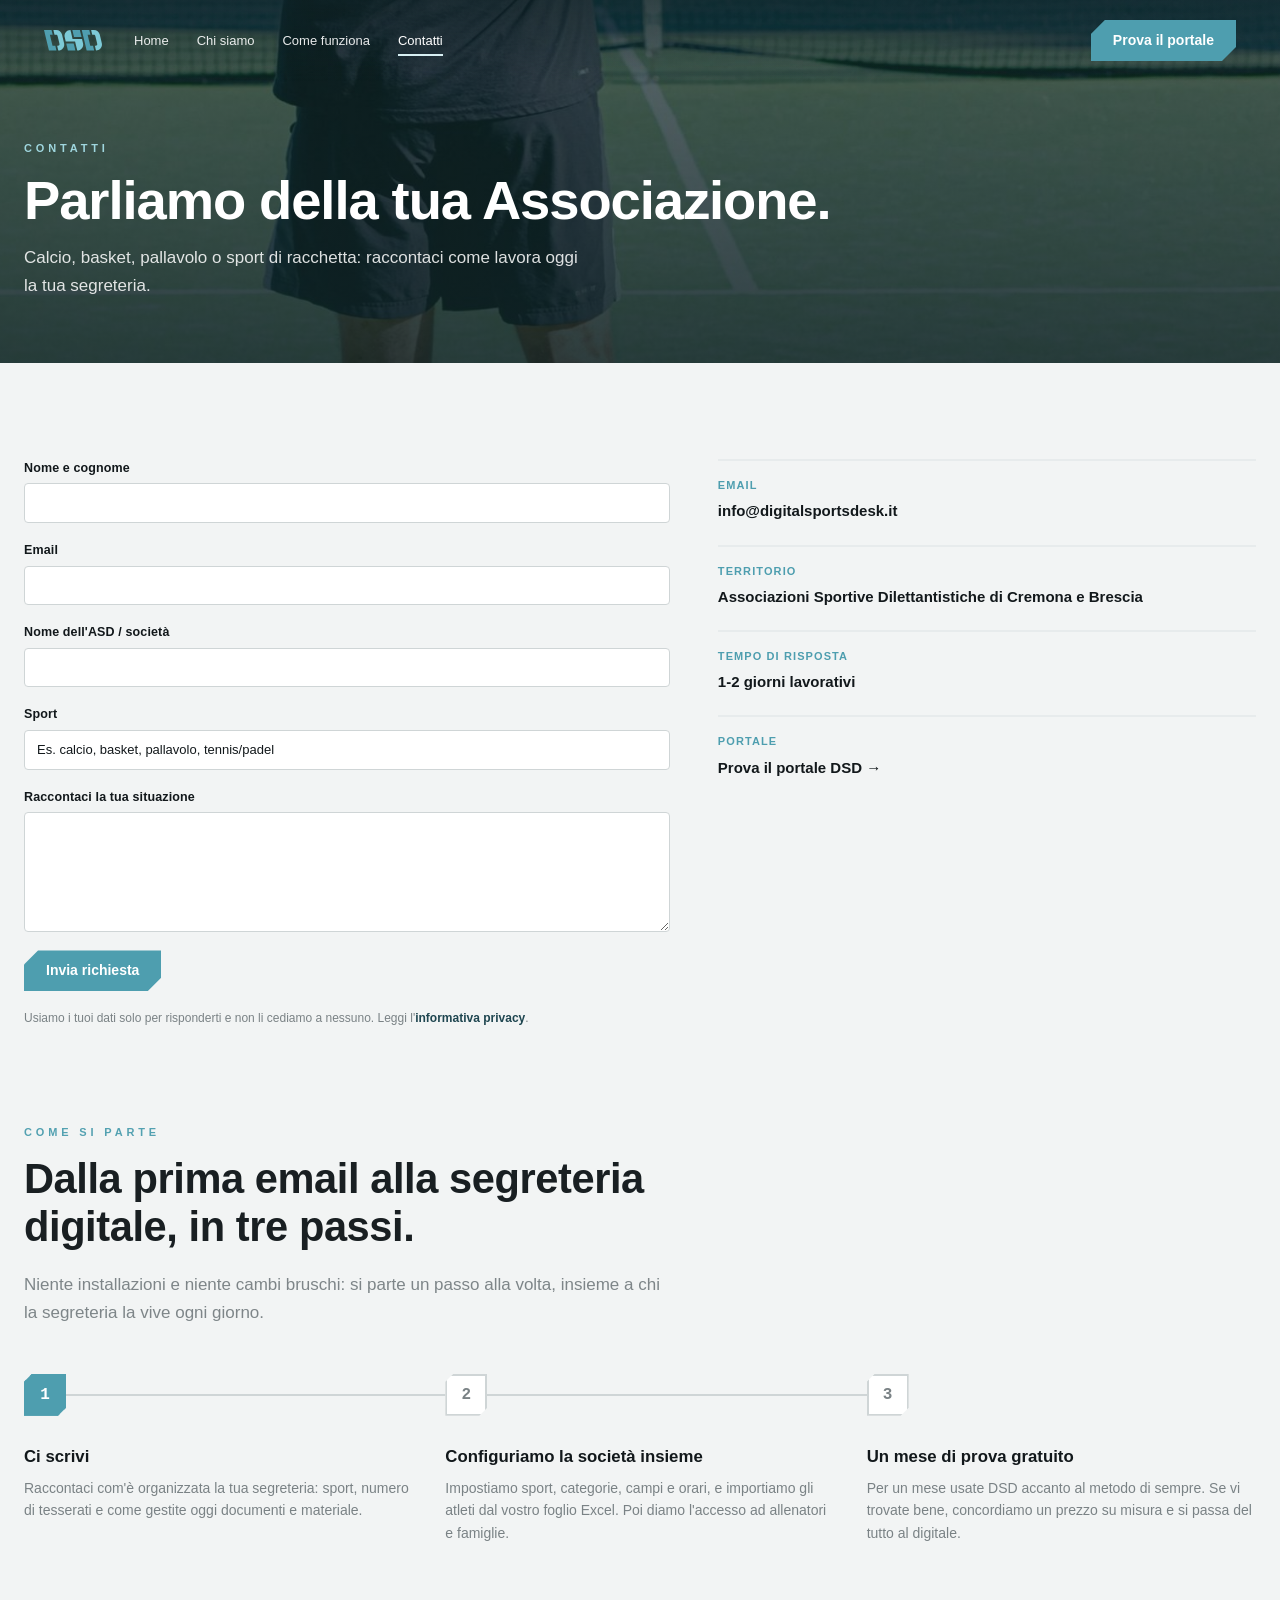
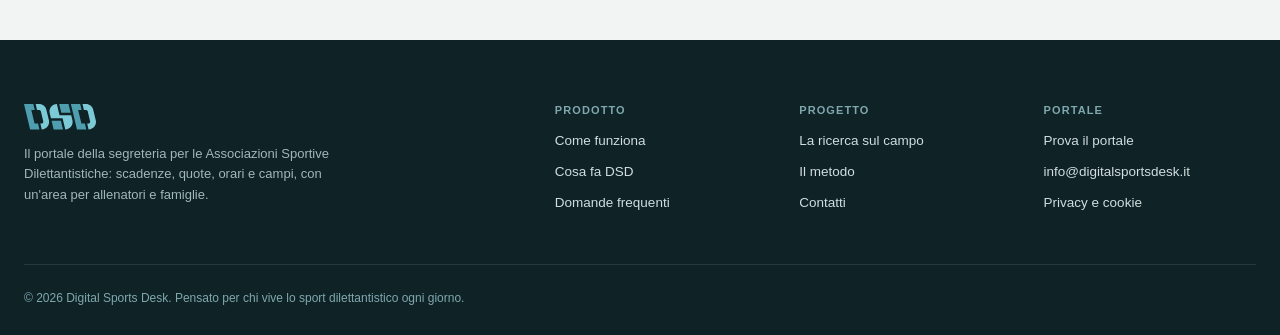
<file: demo-online/sito/contatti.html>
<!DOCTYPE html>
<html lang="it">
<head>
<meta charset="UTF-8" />
<meta name="viewport" content="width=device-width, initial-scale=1.0" />
<title>Contatti — Digital Sports Desk</title>
<meta name="description" content="Contatta Digital Sports Desk: raccontaci come lavora la segreteria della tua Associazione Sportiva Dilettantistica." />
<link rel="icon" href="assets/favicon.svg" type="image/svg+xml" />
<link rel="apple-touch-icon" href="assets/apple-touch-icon.png" />
<meta name="theme-color" content="#1f4650" />
<!-- Anteprima quando il link viene condiviso (WhatsApp, social).
     Quando il sito avrà il suo dominio, scrivere in og:image l'indirizzo completo
     (es. https://www.digitalsportsdesk.it/assets/og-image.jpg) -->
<meta property="og:type" content="website" />
<meta property="og:site_name" content="Digital Sports Desk" />
<meta property="og:title" content="Contatti — Digital Sports Desk" />
<meta property="og:description" content="Contatta Digital Sports Desk: raccontaci come lavora la segreteria della tua Associazione Sportiva Dilettantistica." />
<meta property="og:image" content="assets/og-image.jpg" />
<meta name="twitter:card" content="summary_large_image" />
<script src="js/vendor/tailwind-browser.js"></script>
<link rel="stylesheet" href="css/style.css?v=3" />
<link rel="stylesheet" href="css/site.css?v=3" />
<link rel="stylesheet" href="css/animazioni.css?v=3" />
</head>
<body class="bg-[#F2F4F4] text-[#12181B] antialiased">
<svg style="position:absolute;width:0;height:0" aria-hidden="true" focusable="false">
  <defs>
    <style>.cls-1{fill:#4f9eaf;}.cls-2{fill:#7dcad7;}</style>
    <g id="monogram">
      <polygon class="cls-1" points="116.88 27.21 146.17 27.2 139.57 0 110.29 0 116.88 27.21"/>
      <polygon class="cls-1" points="92.91 79.76 122.19 79.76 115.61 52.56 86.53 52.56 92.91 79.76"/>
      <polygon class="cls-1" points="28.17 40.56 22.88 18.56 30.21 18.56 33.75 18.56 29.29 0 0 0 10.71 44.54 19.16 79.76 48.44 79.76 44 61.21 33.12 61.21 28.17 40.56"/>
      <path class="cls-2" d="M78.16,51.28l-1.61-6.73-6.46-26.85C67.59,7.32,58.3,0,47.63,0h-11.09s4.46,18.55,4.46,18.55h6.18c2.69,0,5.01,1.83,5.64,4.44l5.98,24.84,1.49,6.21c.11.47.17.94.17,1.39,0,2.77-2.22,5.75-5.81,5.75h-3.4s4.45,18.55,4.45,18.55h0c14.93,0,25.94-13.96,22.46-28.48Z"/>
      <polygon class="cls-1" points="175.09 40.56 169.8 18.56 177.14 18.56 180.67 18.56 176.21 0 146.92 0 157.64 44.54 166.08 79.76 195.36 79.76 190.92 61.21 180.04 61.21 175.09 40.56"/>
      <path class="cls-2" d="M225.08,51.28l-1.61-6.73-6.46-26.85C214.51,7.32,205.23,0,194.55,0h-11.09s4.46,18.55,4.46,18.55h6.18c2.69,0,5.01,1.83,5.64,4.44l5.98,24.84,1.49,6.21c.11.47.17.94.17,1.39,0,2.77-2.22,5.75-5.81,5.75h-3.4s4.45,18.55,4.45,18.55h0c14.93,0,25.94-13.96,22.46-28.48Z"/>
      <path class="cls-2" d="M129.44,79.75h0c14.93.01,25.93-13.95,22.44-28.46l-3.86-16.02-29.28.02h-7.22S103.03,0,103.03,0h-.02c-14.92,0-25.91,13.95-22.42,28.46l3.87,16.08h29.29s0,0,0,0h7.22l8.47,35.2Z"/>
    </g>
  </defs>
</svg>
<header id="siteNav" class="site-nav">
  <div class="site-nav__inner">
    <a href="index.html" class="site-nav__logo" aria-label="D.S.D. — Digital Sports Desk">
      <svg viewBox="0 0 225.73 79.76" xmlns="http://www.w3.org/2000/svg"><use href="#monogram"/></svg>
    </a>
    <nav class="site-nav__links">
      <a href="index.html">Home</a>
      <a href="chi-siamo.html">Chi siamo</a>
      <a href="come-funziona.html">Come funziona</a>
      <a href="contatti.html" class="is-active">Contatti</a>
    </nav>
    <a href="chi-siamo.html#portale" data-portal class="btn-dsd-primary site-nav__cta">Prova il portale</a>
    <button id="navToggle" class="site-nav__toggle" aria-label="Apri il menu">
      <span></span><span></span><span></span>
    </button>
  </div>
  <div id="navMobile" class="site-nav__mobile">
    <a href="index.html">Home</a>
    <a href="chi-siamo.html">Chi siamo</a>
    <a href="come-funziona.html">Come funziona</a>
    <a href="contatti.html" class="is-active">Contatti</a>
    <a href="chi-siamo.html#portale" data-portal class="btn-dsd-primary">Prova il portale</a>
  </div>
</header>
<main id="top">

  <header class="page-header" style="min-height:36vh;">
    <div class="page-header__bg" style="background-image:url('assets/img/header-tennis.jpg')"></div>
    <div class="page-header__scrim"></div>
    <div class="page-header__content">
      <p class="eyebrow eyebrow--light reveal-up">Contatti</p>
      <h1 class="page-header__title reveal-up">Parliamo della tua Associazione.</h1>
      <p class="page-header__lead reveal-up">Calcio, basket, pallavolo o sport di racchetta: raccontaci come lavora oggi la tua segreteria.</p>
    </div>
  </header>

  <section class="section section--light">
    <div class="section__inner">
      <div class="contact-layout">
        <div class="reveal-up">
          <div id="formSuccess" class="form-success">Grazie! Ti risponderemo entro 1-2 giorni lavorativi.</div>
          <div id="formErrore" class="form-errore" hidden>Non siamo riusciti a inviare il messaggio. Riprova tra poco oppure scrivici a <a href="mailto:info@digitalsportsdesk.it">info@digitalsportsdesk.it</a>.</div>
          <!-- Invio del modulo: quando sceglierete il servizio che riceve i messaggi
               (es. Formspree o simili), scrivete il suo indirizzo in data-indirizzo.
               Finché è vuoto il modulo mostra solo il messaggio di conferma. -->
          <form id="contactForm" class="form-dsd" data-indirizzo="">
            <div class="field-dsd">
              <label for="nome">Nome e cognome</label>
              <input class="input-dsd" type="text" id="nome" name="nome" required />
            </div>
            <div class="field-dsd">
              <label for="email">Email</label>
              <input class="input-dsd" type="email" id="email" name="email" required />
            </div>
            <div class="field-dsd">
              <label for="asd">Nome dell'ASD / società</label>
              <input class="input-dsd" type="text" id="asd" name="asd" />
            </div>
            <div class="field-dsd">
              <label for="sport">Sport</label>
              <input class="input-dsd" type="text" id="sport" name="sport" placeholder="Es. calcio, basket, pallavolo, tennis/padel" />
            </div>
            <div class="field-dsd">
              <label for="messaggio">Raccontaci la tua situazione</label>
              <textarea class="input-dsd" id="messaggio" name="messaggio" rows="4"></textarea>
            </div>
            <button type="submit" class="btn-dsd-primary form-dsd__submit">Invia richiesta</button>
            <p class="form-dsd__note">Usiamo i tuoi dati solo per risponderti e non li cediamo a nessuno. Leggi l'<a href="privacy-cookie.html">informativa privacy</a>.</p>
          </form>
        </div>
        <div class="contact-info reveal-up">
          <div class="contact-info__item">
            <span>Email</span>
            <a href="mailto:info@digitalsportsdesk.it">info@digitalsportsdesk.it</a>
          </div>
          <div class="contact-info__item">
            <span>Territorio</span>
            <p>Associazioni Sportive Dilettantistiche di Cremona e Brescia</p>
          </div>
          <div class="contact-info__item">
            <span>Tempo di risposta</span>
            <p>1-2 giorni lavorativi</p>
          </div>
          <div class="contact-info__item">
            <span>Portale</span>
            <a href="chi-siamo.html#portale" data-portal>Prova il portale DSD →</a>
          </div>
        </div>
      </div>
    </div>
  </section>

  <section class="section section--light" style="padding-top:0;">
    <div class="section__inner">
      <p class="eyebrow reveal-up">Come si parte</p>
      <h2 class="section__title reveal-up">Dalla prima email alla segreteria digitale, in tre passi.</h2>
      <p class="section__lead reveal-up">Niente installazioni e niente cambi bruschi: si parte un passo alla volta, insieme a chi la segreteria la vive ogni giorno.</p>
      <div class="passi">
        <div class="passi__linea"><i></i></div>
        <div class="passo">
          <span class="passo__numero">1</span>
          <h3>Ci scrivi</h3>
          <p>Raccontaci com'è organizzata la tua segreteria: sport, numero di tesserati e come gestite oggi documenti e materiale.</p>
        </div>
        <div class="passo">
          <span class="passo__numero">2</span>
          <h3>Configuriamo la società insieme</h3>
          <p>Impostiamo sport, categorie, campi e orari, e importiamo gli atleti dal vostro foglio Excel. Poi diamo l'accesso ad allenatori e famiglie.</p>
        </div>
        <div class="passo">
          <span class="passo__numero">3</span>
          <h3>Un mese di prova gratuito</h3>
          <p>Per un mese usate DSD accanto al metodo di sempre. Se vi trovate bene, concordiamo un prezzo su misura e si passa del tutto al digitale.</p>
        </div>
      </div>
    </div>
  </section>
</main>

<footer class="site-footer">
  <div class="site-footer__inner">
    <div class="site-footer__brand">
      <a class="site-footer__brand-mark" href="index.html" aria-label="Digital Sports Desk — Home"><svg class="mono-svg" viewBox="0 0 225.73 79.76" xmlns="http://www.w3.org/2000/svg" aria-hidden="true"><polygon class="m1" fill="#4f9eaf" points="116.88 27.21 146.17 27.2 139.57 0 110.29 0 116.88 27.21"/>
      <polygon class="m1" fill="#4f9eaf" points="92.91 79.76 122.19 79.76 115.61 52.56 86.53 52.56 92.91 79.76"/>
      <polygon class="m1" fill="#4f9eaf" points="28.17 40.56 22.88 18.56 30.21 18.56 33.75 18.56 29.29 0 0 0 10.71 44.54 19.16 79.76 48.44 79.76 44 61.21 33.12 61.21 28.17 40.56"/>
      <path class="m2" fill="#7dcad7" d="M78.16,51.28l-1.61-6.73-6.46-26.85C67.59,7.32,58.3,0,47.63,0h-11.09s4.46,18.55,4.46,18.55h6.18c2.69,0,5.01,1.83,5.64,4.44l5.98,24.84,1.49,6.21c.11.47.17.94.17,1.39,0,2.77-2.22,5.75-5.81,5.75h-3.4s4.45,18.55,4.45,18.55h0c14.93,0,25.94-13.96,22.46-28.48Z"/>
      <polygon class="m1" fill="#4f9eaf" points="175.09 40.56 169.8 18.56 177.14 18.56 180.67 18.56 176.21 0 146.92 0 157.64 44.54 166.08 79.76 195.36 79.76 190.92 61.21 180.04 61.21 175.09 40.56"/>
      <path class="m2" fill="#7dcad7" d="M225.08,51.28l-1.61-6.73-6.46-26.85C214.51,7.32,205.23,0,194.55,0h-11.09s4.46,18.55,4.46,18.55h6.18c2.69,0,5.01,1.83,5.64,4.44l5.98,24.84,1.49,6.21c.11.47.17.94.17,1.39,0,2.77-2.22,5.75-5.81,5.75h-3.4s4.45,18.55,4.45,18.55h0c14.93,0,25.94-13.96,22.46-28.48Z"/>
      <path class="m2" fill="#7dcad7" d="M129.44,79.75h0c14.93.01,25.93-13.95,22.44-28.46l-3.86-16.02-29.28.02h-7.22S103.03,0,103.03,0h-.02c-14.92,0-25.91,13.95-22.42,28.46l3.87,16.08h29.29s0,0,0,0h7.22l8.47,35.2Z"/></svg></a>
      <p>Il portale della segreteria per le Associazioni Sportive Dilettantistiche: scadenze, quote, orari e campi, con un'area per allenatori e famiglie.</p>
    </div>
    <div class="site-footer__cols">
      <div class="site-footer__col"><h4>Prodotto</h4><a href="come-funziona.html">Come funziona</a><a href="index.html#funzioni">Cosa fa DSD</a><a href="index.html#domande">Domande frequenti</a></div>
      <div class="site-footer__col"><h4>Progetto</h4><a href="chi-siamo.html#ricerca">La ricerca sul campo</a><a href="chi-siamo.html#metodo">Il metodo</a><a href="contatti.html">Contatti</a></div>
      <div class="site-footer__col"><h4>Portale</h4><a href="chi-siamo.html#portale" data-portal>Prova il portale</a><a href="mailto:info@digitalsportsdesk.it">info@digitalsportsdesk.it</a><a href="privacy-cookie.html">Privacy e cookie</a></div>
    </div>
  </div>
  <div class="site-footer__bottom"><span>© 2026 Digital Sports Desk. Pensato per chi vive lo sport dilettantistico ogni giorno.</span></div>
</footer>
<button id="backToTop" class="back-to-top" aria-label="Torna in cima">↑</button>
<script src="js/vendor/gsap.min.js"></script>
<script src="js/vendor/ScrollTrigger.min.js"></script>
<script src="js/portal.js?v=3"></script>
<script src="js/site.js?v=3"></script>
<script src="js/animazioni.js?v=3"></script>
</body>
</html>
</file>
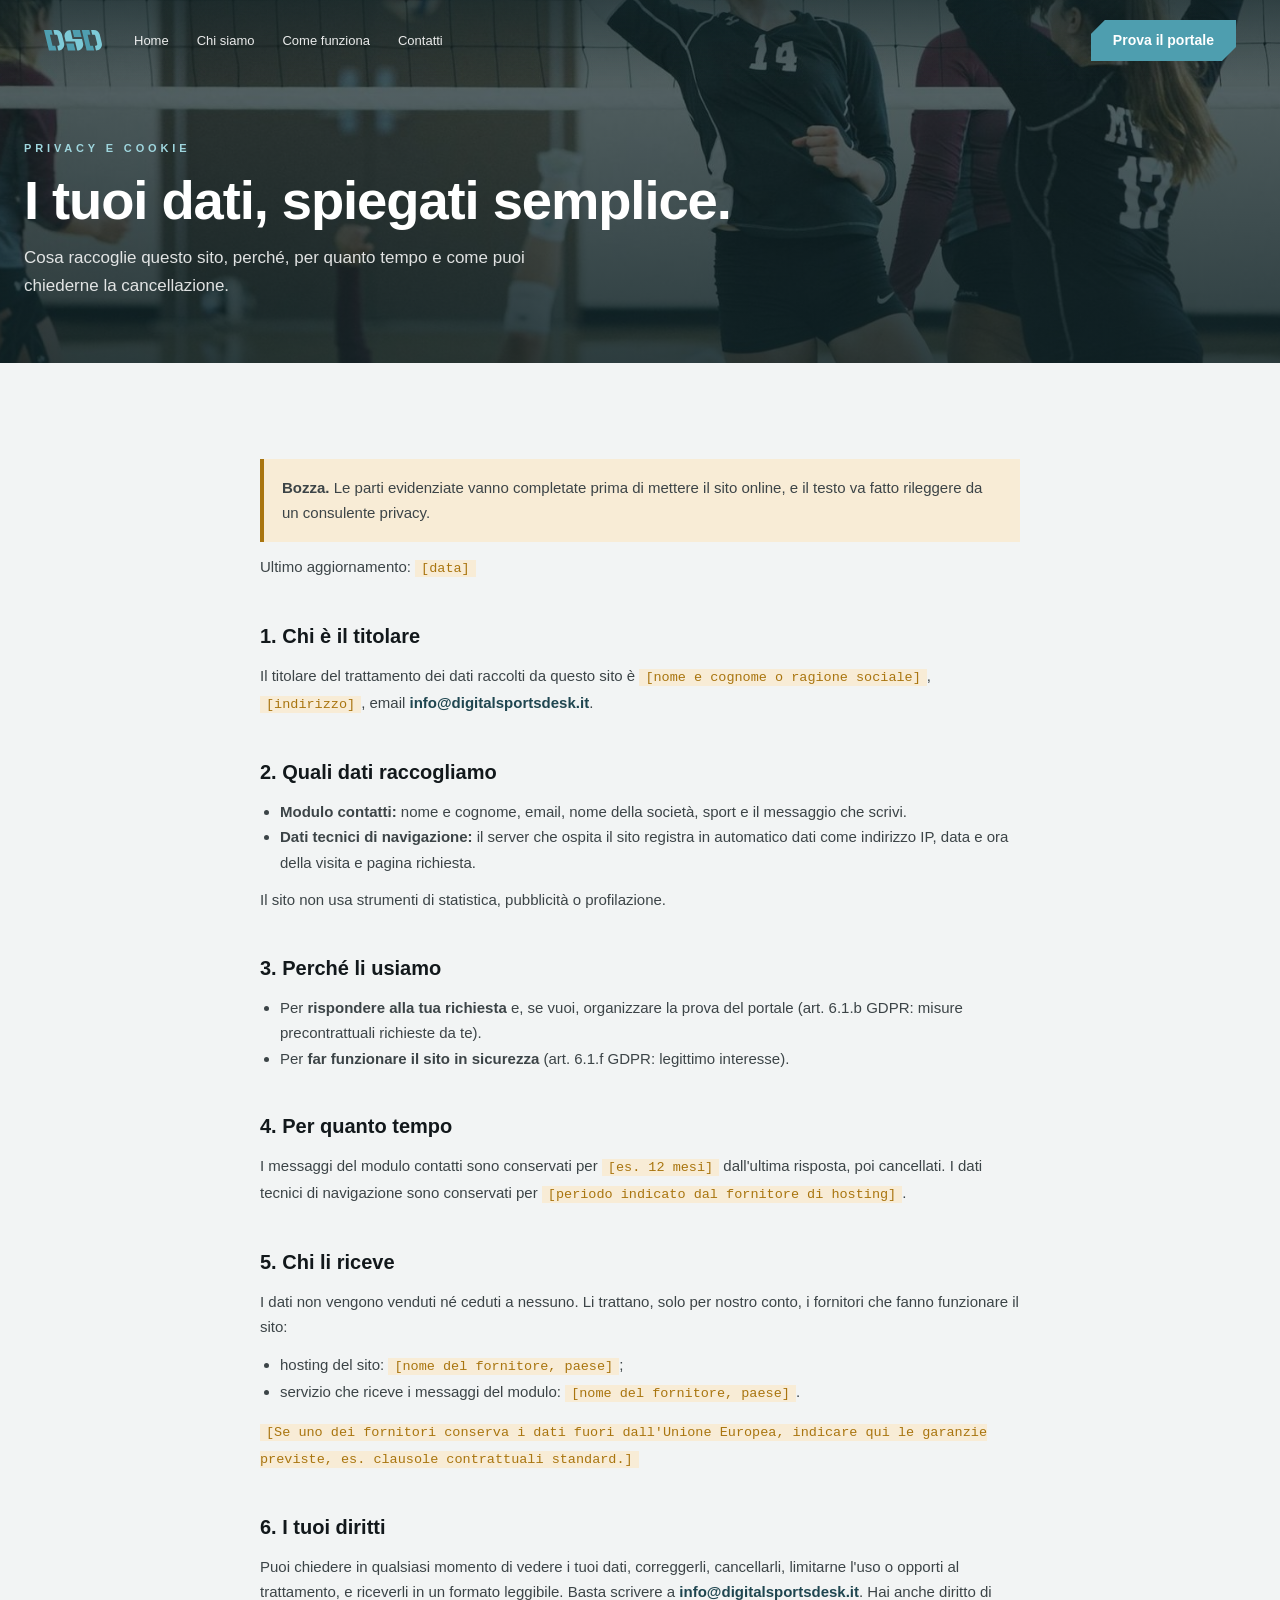
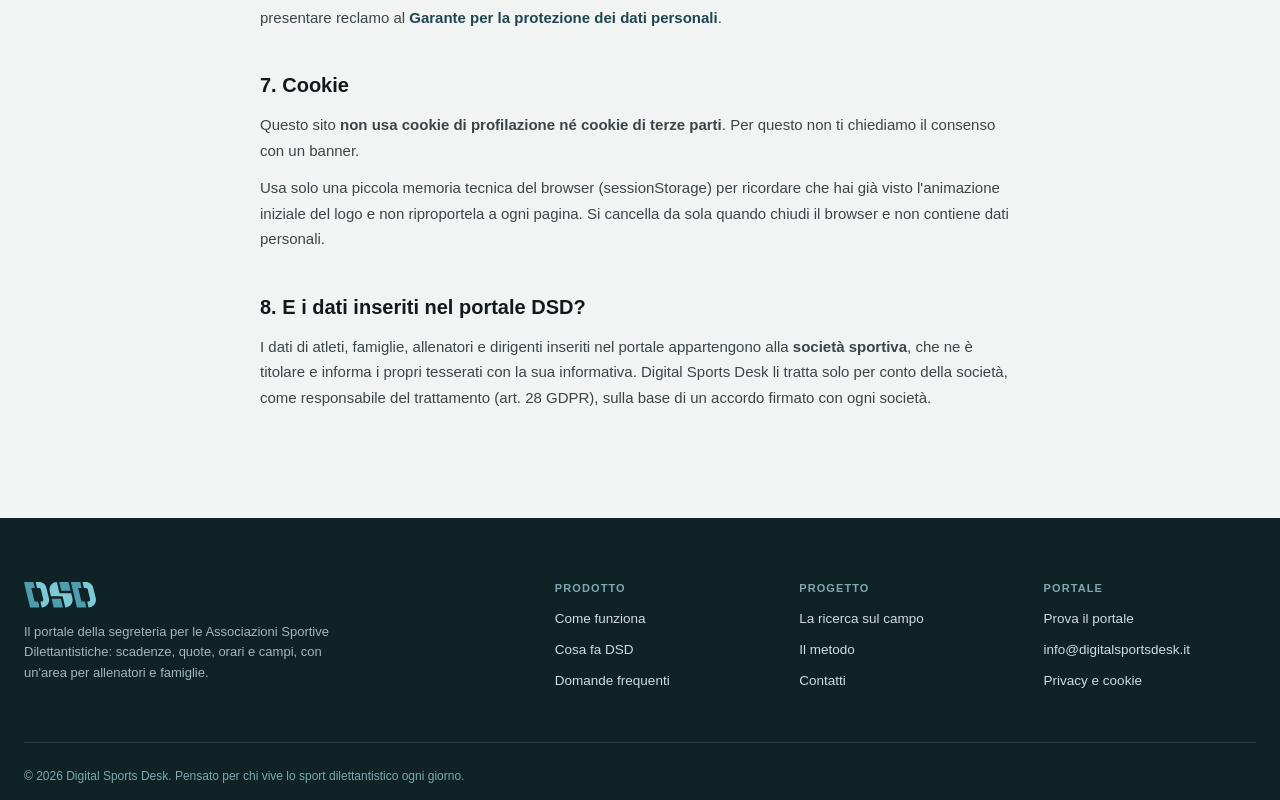
<file: demo-online/sito/privacy-cookie.html>
<!DOCTYPE html>
<html lang="it">
<head>
<meta charset="UTF-8" />
<meta name="viewport" content="width=device-width, initial-scale=1.0" />
<title>Privacy e cookie — Digital Sports Desk</title>
<meta name="description" content="Informativa privacy e cookie del sito Digital Sports Desk." />
<link rel="icon" href="assets/favicon.svg" type="image/svg+xml" />
<link rel="apple-touch-icon" href="assets/apple-touch-icon.png" />
<meta name="theme-color" content="#1f4650" />
<!-- Anteprima quando il link viene condiviso (WhatsApp, social).
     Quando il sito avrà il suo dominio, scrivere in og:image l'indirizzo completo
     (es. https://www.digitalsportsdesk.it/assets/og-image.jpg) -->
<meta property="og:type" content="website" />
<meta property="og:site_name" content="Digital Sports Desk" />
<meta property="og:title" content="Privacy e cookie — Digital Sports Desk" />
<meta property="og:description" content="Informativa privacy e cookie del sito Digital Sports Desk." />
<meta property="og:image" content="assets/og-image.jpg" />
<meta name="twitter:card" content="summary_large_image" />
<script src="js/vendor/tailwind-browser.js"></script>
<link rel="stylesheet" href="css/style.css?v=3" />
<link rel="stylesheet" href="css/site.css?v=3" />
<link rel="stylesheet" href="css/animazioni.css?v=3" />
</head>
<body class="bg-[#F2F4F4] text-[#12181B] antialiased">
<svg style="position:absolute;width:0;height:0" aria-hidden="true" focusable="false">
  <defs>
    <style>.cls-1{fill:#4f9eaf;}.cls-2{fill:#7dcad7;}</style>
    <g id="monogram">
      <polygon class="cls-1" points="116.88 27.21 146.17 27.2 139.57 0 110.29 0 116.88 27.21"/>
      <polygon class="cls-1" points="92.91 79.76 122.19 79.76 115.61 52.56 86.53 52.56 92.91 79.76"/>
      <polygon class="cls-1" points="28.17 40.56 22.88 18.56 30.21 18.56 33.75 18.56 29.29 0 0 0 10.71 44.54 19.16 79.76 48.44 79.76 44 61.21 33.12 61.21 28.17 40.56"/>
      <path class="cls-2" d="M78.16,51.28l-1.61-6.73-6.46-26.85C67.59,7.32,58.3,0,47.63,0h-11.09s4.46,18.55,4.46,18.55h6.18c2.69,0,5.01,1.83,5.64,4.44l5.98,24.84,1.49,6.21c.11.47.17.94.17,1.39,0,2.77-2.22,5.75-5.81,5.75h-3.4s4.45,18.55,4.45,18.55h0c14.93,0,25.94-13.96,22.46-28.48Z"/>
      <polygon class="cls-1" points="175.09 40.56 169.8 18.56 177.14 18.56 180.67 18.56 176.21 0 146.92 0 157.64 44.54 166.08 79.76 195.36 79.76 190.92 61.21 180.04 61.21 175.09 40.56"/>
      <path class="cls-2" d="M225.08,51.28l-1.61-6.73-6.46-26.85C214.51,7.32,205.23,0,194.55,0h-11.09s4.46,18.55,4.46,18.55h6.18c2.69,0,5.01,1.83,5.64,4.44l5.98,24.84,1.49,6.21c.11.47.17.94.17,1.39,0,2.77-2.22,5.75-5.81,5.75h-3.4s4.45,18.55,4.45,18.55h0c14.93,0,25.94-13.96,22.46-28.48Z"/>
      <path class="cls-2" d="M129.44,79.75h0c14.93.01,25.93-13.95,22.44-28.46l-3.86-16.02-29.28.02h-7.22S103.03,0,103.03,0h-.02c-14.92,0-25.91,13.95-22.42,28.46l3.87,16.08h29.29s0,0,0,0h7.22l8.47,35.2Z"/>
    </g>
  </defs>
</svg>
<header id="siteNav" class="site-nav">
  <div class="site-nav__inner">
    <a href="index.html" class="site-nav__logo" aria-label="D.S.D. — Digital Sports Desk">
      <svg viewBox="0 0 225.73 79.76" xmlns="http://www.w3.org/2000/svg"><use href="#monogram"/></svg>
    </a>
    <nav class="site-nav__links">
      <a href="index.html">Home</a>
      <a href="chi-siamo.html">Chi siamo</a>
      <a href="come-funziona.html">Come funziona</a>
      <a href="contatti.html">Contatti</a>
    </nav>
    <a href="chi-siamo.html#portale" data-portal class="btn-dsd-primary site-nav__cta">Prova il portale</a>
    <button id="navToggle" class="site-nav__toggle" aria-label="Apri il menu">
      <span></span><span></span><span></span>
    </button>
  </div>
  <div id="navMobile" class="site-nav__mobile">
    <a href="index.html">Home</a>
    <a href="chi-siamo.html">Chi siamo</a>
    <a href="come-funziona.html">Come funziona</a>
    <a href="contatti.html">Contatti</a>
    <a href="chi-siamo.html#portale" data-portal class="btn-dsd-primary">Prova il portale</a>
  </div>
</header>
<main id="top">

  <header class="page-header" style="min-height:32vh;">
    <div class="page-header__bg" style="background-image:url('assets/img/header-pallavolo.jpg')"></div>
    <div class="page-header__scrim"></div>
    <div class="page-header__content">
      <p class="eyebrow eyebrow--light reveal-up">Privacy e cookie</p>
      <h1 class="page-header__title reveal-up">I tuoi dati, spiegati semplice.</h1>
      <p class="page-header__lead reveal-up">Cosa raccoglie questo sito, perché, per quanto tempo e come puoi chiederne la cancellazione.</p>
    </div>
  </header>

  <section class="section section--light">
    <div class="section__inner testo-legale">
      <!-- BOZZA: le parti evidenziate vanno completate prima di pubblicare il sito,
           e il testo va fatto rileggere a un consulente privacy. Togliere questo riquadro. -->
      <p class="testo-legale__bozza"><strong>Bozza.</strong> Le parti evidenziate vanno completate prima di mettere il sito online, e il testo va fatto rileggere da un consulente privacy.</p>

      <p>Ultimo aggiornamento: <span class="segnaposto">[data]</span></p>

      <h2>1. Chi è il titolare</h2>
      <p>Il titolare del trattamento dei dati raccolti da questo sito è <span class="segnaposto">[nome e cognome o ragione sociale]</span>, <span class="segnaposto">[indirizzo]</span>, email <a href="mailto:info@digitalsportsdesk.it">info@digitalsportsdesk.it</a>.</p>

      <h2>2. Quali dati raccogliamo</h2>
      <ul>
        <li><strong>Modulo contatti:</strong> nome e cognome, email, nome della società, sport e il messaggio che scrivi.</li>
        <li><strong>Dati tecnici di navigazione:</strong> il server che ospita il sito registra in automatico dati come indirizzo IP, data e ora della visita e pagina richiesta.</li>
      </ul>
      <p>Il sito non usa strumenti di statistica, pubblicità o profilazione.</p>

      <h2>3. Perché li usiamo</h2>
      <ul>
        <li>Per <strong>rispondere alla tua richiesta</strong> e, se vuoi, organizzare la prova del portale (art. 6.1.b GDPR: misure precontrattuali richieste da te).</li>
        <li>Per <strong>far funzionare il sito in sicurezza</strong> (art. 6.1.f GDPR: legittimo interesse).</li>
      </ul>

      <h2>4. Per quanto tempo</h2>
      <p>I messaggi del modulo contatti sono conservati per <span class="segnaposto">[es. 12 mesi]</span> dall'ultima risposta, poi cancellati. I dati tecnici di navigazione sono conservati per <span class="segnaposto">[periodo indicato dal fornitore di hosting]</span>.</p>

      <h2>5. Chi li riceve</h2>
      <p>I dati non vengono venduti né ceduti a nessuno. Li trattano, solo per nostro conto, i fornitori che fanno funzionare il sito:</p>
      <ul>
        <li>hosting del sito: <span class="segnaposto">[nome del fornitore, paese]</span>;</li>
        <li>servizio che riceve i messaggi del modulo: <span class="segnaposto">[nome del fornitore, paese]</span>.</li>
      </ul>
      <p><span class="segnaposto">[Se uno dei fornitori conserva i dati fuori dall'Unione Europea, indicare qui le garanzie previste, es. clausole contrattuali standard.]</span></p>

      <h2>6. I tuoi diritti</h2>
      <p>Puoi chiedere in qualsiasi momento di vedere i tuoi dati, correggerli, cancellarli, limitarne l'uso o opporti al trattamento, e riceverli in un formato leggibile. Basta scrivere a <a href="mailto:info@digitalsportsdesk.it">info@digitalsportsdesk.it</a>. Hai anche diritto di presentare reclamo al <a href="https://www.garanteprivacy.it" target="_blank" rel="noopener">Garante per la protezione dei dati personali</a>.</p>

      <h2>7. Cookie</h2>
      <p>Questo sito <strong>non usa cookie di profilazione né cookie di terze parti</strong>. Per questo non ti chiediamo il consenso con un banner.</p>
      <p>Usa solo una piccola memoria tecnica del browser (sessionStorage) per ricordare che hai già visto l'animazione iniziale del logo e non riproportela a ogni pagina. Si cancella da sola quando chiudi il browser e non contiene dati personali.</p>

      <h2>8. E i dati inseriti nel portale DSD?</h2>
      <p>I dati di atleti, famiglie, allenatori e dirigenti inseriti nel portale appartengono alla <strong>società sportiva</strong>, che ne è titolare e informa i propri tesserati con la sua informativa. Digital Sports Desk li tratta solo per conto della società, come responsabile del trattamento (art. 28 GDPR), sulla base di un accordo firmato con ogni società.</p>
    </div>
  </section>
</main>

<footer class="site-footer">
  <div class="site-footer__inner">
    <div class="site-footer__brand">
      <a class="site-footer__brand-mark" href="index.html" aria-label="Digital Sports Desk — Home"><svg class="mono-svg" viewBox="0 0 225.73 79.76" xmlns="http://www.w3.org/2000/svg" aria-hidden="true"><polygon class="m1" fill="#4f9eaf" points="116.88 27.21 146.17 27.2 139.57 0 110.29 0 116.88 27.21"/>
      <polygon class="m1" fill="#4f9eaf" points="92.91 79.76 122.19 79.76 115.61 52.56 86.53 52.56 92.91 79.76"/>
      <polygon class="m1" fill="#4f9eaf" points="28.17 40.56 22.88 18.56 30.21 18.56 33.75 18.56 29.29 0 0 0 10.71 44.54 19.16 79.76 48.44 79.76 44 61.21 33.12 61.21 28.17 40.56"/>
      <path class="m2" fill="#7dcad7" d="M78.16,51.28l-1.61-6.73-6.46-26.85C67.59,7.32,58.3,0,47.63,0h-11.09s4.46,18.55,4.46,18.55h6.18c2.69,0,5.01,1.83,5.64,4.44l5.98,24.84,1.49,6.21c.11.47.17.94.17,1.39,0,2.77-2.22,5.75-5.81,5.75h-3.4s4.45,18.55,4.45,18.55h0c14.93,0,25.94-13.96,22.46-28.48Z"/>
      <polygon class="m1" fill="#4f9eaf" points="175.09 40.56 169.8 18.56 177.14 18.56 180.67 18.56 176.21 0 146.92 0 157.64 44.54 166.08 79.76 195.36 79.76 190.92 61.21 180.04 61.21 175.09 40.56"/>
      <path class="m2" fill="#7dcad7" d="M225.08,51.28l-1.61-6.73-6.46-26.85C214.51,7.32,205.23,0,194.55,0h-11.09s4.46,18.55,4.46,18.55h6.18c2.69,0,5.01,1.83,5.64,4.44l5.98,24.84,1.49,6.21c.11.47.17.94.17,1.39,0,2.77-2.22,5.75-5.81,5.75h-3.4s4.45,18.55,4.45,18.55h0c14.93,0,25.94-13.96,22.46-28.48Z"/>
      <path class="m2" fill="#7dcad7" d="M129.44,79.75h0c14.93.01,25.93-13.95,22.44-28.46l-3.86-16.02-29.28.02h-7.22S103.03,0,103.03,0h-.02c-14.92,0-25.91,13.95-22.42,28.46l3.87,16.08h29.29s0,0,0,0h7.22l8.47,35.2Z"/></svg></a>
      <p>Il portale della segreteria per le Associazioni Sportive Dilettantistiche: scadenze, quote, orari e campi, con un'area per allenatori e famiglie.</p>
    </div>
    <div class="site-footer__cols">
      <div class="site-footer__col"><h4>Prodotto</h4><a href="come-funziona.html">Come funziona</a><a href="index.html#funzioni">Cosa fa DSD</a><a href="index.html#domande">Domande frequenti</a></div>
      <div class="site-footer__col"><h4>Progetto</h4><a href="chi-siamo.html#ricerca">La ricerca sul campo</a><a href="chi-siamo.html#metodo">Il metodo</a><a href="contatti.html">Contatti</a></div>
      <div class="site-footer__col"><h4>Portale</h4><a href="chi-siamo.html#portale" data-portal>Prova il portale</a><a href="mailto:info@digitalsportsdesk.it">info@digitalsportsdesk.it</a><a href="privacy-cookie.html">Privacy e cookie</a></div>
    </div>
  </div>
  <div class="site-footer__bottom"><span>© 2026 Digital Sports Desk. Pensato per chi vive lo sport dilettantistico ogni giorno.</span></div>
</footer>
<button id="backToTop" class="back-to-top" aria-label="Torna in cima">↑</button>
<script src="js/vendor/gsap.min.js"></script>
<script src="js/vendor/ScrollTrigger.min.js"></script>
<script src="js/portal.js?v=3"></script>
<script src="js/site.js?v=3"></script>
<script src="js/animazioni.js?v=3"></script>
</body>
</html>
</file>
<file: demo-online/portale/css/style.css>
/* ==================================================================
   D.S.D. — style.css
   Design system DSD: colori (variabili in :root), angoli tagliati
   (clip-path), pulsanti, campi e cartellini di stato dei documenti.
   Portale e sito hanno ciascuno la propria copia: partono dagli stessi
   colori, ma il portale ha in più gli stili delle sue schermate.
   ================================================================== */

:root {
  /* Palette Ufficiale DSD */
  --color-primary: #4e9eaf;
  --color-primary-hover: #3d7f8f;
  --color-primary-dark: #1f4650;
  --color-primary-light: #d8f0f3;
  --color-primary-tint: #e3f2f4;

  --color-paper: #f2f4f4;
  --color-white: #ffffff;
  --color-ink: #12181b;
  --color-ink-muted: #7a8285;
  --color-line: #e7ebec;
  --color-line-dark: #cfd5d6;

  /* Stati Documenti & Badge */
  --color-valid-bg: #d8f0f3;
  --color-valid-text: #2f636f;
  --color-warning-bg: #f8ecd6;
  --color-warning-text: #a9750f;
  --color-danger: #c94141;
  --color-danger-bg: #fbe6e6;
  --color-danger-text: #c94141;

  --font-main: "Helvetica Neue", -apple-system, BlinkMacSystemFont, "Segoe UI", Roboto, sans-serif;
}

html {
  scroll-behavior: smooth;
  scroll-padding-top: 5.5rem;
}

body {
  font-family: var(--font-main);
  background-color: var(--color-paper);
  color: var(--color-ink);
}

/* ==================================================================
   BOTTONI SQUADRATI DSD (Corner Cut / Chamfer)
   ================================================================== */

.btn-dsd-primary {
  background-color: var(--color-primary);
  color: var(--color-white);
  font-weight: 700;
  font-size: 14px;
  padding: 10px 22px;
  clip-path: polygon(14px 0, 100% 0, 100% calc(100% - 14px), calc(100% - 14px) 100%, 0 100%, 0 14px);
  transition: background-color 0.2s ease, transform 0.1s ease;
  cursor: pointer;
  border: none;
  display: inline-flex;
  align-items: center;
  justify-content: center;
}

.btn-dsd-primary:hover {
  background-color: var(--color-primary-hover);
}

.btn-dsd-secondary {
  background-color: var(--color-white);
  color: var(--color-primary);
  font-weight: 700;
  font-size: 14px;
  padding: 8px 20px;
  border: 2px solid var(--color-primary);
  clip-path: polygon(12px 0, 100% 0, 100% calc(100% - 12px), calc(100% - 12px) 100%, 0 100%, 0 12px);
  transition: all 0.2s ease;
  cursor: pointer;
  display: inline-flex;
  align-items: center;
  justify-content: center;
}

.btn-dsd-secondary:hover {
  background-color: var(--color-primary-tint);
}

.btn-dsd-danger {
  background-color: var(--color-danger);
  color: var(--color-white);
  font-weight: 700;
  font-size: 13px;
  padding: 8px 18px;
  clip-path: polygon(10px 0, 100% 0, 100% calc(100% - 10px), calc(100% - 10px) 100%, 0 100%, 0 10px);
  cursor: pointer;
  border: none;
}

/* ==================================================================
   CAMPI INPUT SQUADRATI
   ================================================================== */

.input-dsd {
  background-color: var(--color-white);
  border: 1px solid var(--color-line-dark);
  border-radius: 4px;
  padding: 9px 12px;
  font-size: 13px;
  color: var(--color-ink);
  outline: none;
  transition: border-color 0.2s ease;
}

.input-dsd:focus {
  border-color: var(--color-primary);
  box-shadow: 0 0 0 1px var(--color-primary);
}

/* ==================================================================
   BADGE DI STATO / CARTELLINI (Squadrati con Corner Cut)
   ================================================================== */

.cartellino {
  display: inline-flex;
  flex-direction: column;
  gap: 2px;
  padding: 6px 14px;
  font-size: 11px;
  line-height: 1.2;
  font-weight: 700;
  border-radius: 2px;
  /* Taglio geometrico sagomato a 45° */
  clip-path: polygon(8px 0, 100% 0, 100% calc(100% - 8px), calc(100% - 8px) 100%, 0 100%, 0 8px);
  transition: transform 0.15s ease;
}

.cartellino:hover {
  transform: translateY(-1px);
}

.cartellino__tipo {
  font-size: 9px;
  text-transform: uppercase;
  letter-spacing: 0.05em;
  opacity: 0.9;
}

.cartellino__data {
  font-family: ui-monospace, SFMono-Regular, Menlo, Monaco, Consolas, monospace;
  font-weight: 700;
}

/* Stato: Validato */
.cartellino--valido {
  background-color: var(--color-valid-bg);
  color: var(--color-valid-text);
  border: 1px solid rgba(78, 158, 175, 0.4);
}

/* Stato: In verifica / In scadenza */
.cartellino--in-scadenza {
  background-color: var(--color-warning-bg);
  color: var(--color-warning-text);
  border: 1px solid rgba(169, 117, 15, 0.4);
}

/* Stato: Scaduto */
.cartellino--scaduto {
  background-color: var(--color-danger-bg);
  color: var(--color-danger-text);
  border: 1px solid rgba(201, 65, 65, 0.4);
}

/* ==================================================================
   SCADENZIARIO & SCOREBOARD
   ================================================================== */

.scadenziario-riga--scaduto {
  border-left: 4px solid var(--color-danger);
}

.scadenziario-riga--in-scadenza {
  border-left: 4px solid var(--color-warning-text);
}

.scadenziario-riga--valido {
  border-left: 4px solid var(--color-primary);
}

.stato-pallino--scaduto {
  background-color: var(--color-danger);
}

.stato-pallino--in-scadenza {
  background-color: var(--color-warning-text);
}

.stato-pallino--valido {
  background-color: var(--color-primary);
}

.scoreboard-value {
  font-family: ui-monospace, monospace;
  font-size: 2.2rem;
  font-weight: 800;
  line-height: 1;
  color: var(--color-ink);
}

/* ==================================================================
   PORTALE V2 — NAVIGAZIONE, SCHEDA ATLETA, MAGAZZINO
   ================================================================== */

/* Documento non ancora inserito */
.cartellino--mancante {
  background-color: var(--color-paper);
  color: var(--color-ink-muted);
  border: 1px dashed var(--color-line-dark);
}

.stato-pallino--mancante {
  background-color: var(--color-line-dark);
}

.scoreboard-value--piccolo {
  font-size: 1.6rem;
}

/* Menu sezioni */
.voce-menu {
  position: relative;
}

.voce-menu--attiva {
  color: var(--color-primary);
}

.voce-menu--attiva::after {
  content: "";
  position: absolute;
  left: 0;
  right: 0;
  bottom: -6px;
  height: 2px;
  background-color: var(--color-primary);
}

nav.md\:hidden .voce-menu--attiva::after {
  bottom: 0;
}

/* Titoli dei blocchi nei moduli */
.titolo-blocco-form {
  font-size: 11px;
  font-weight: 700;
  text-transform: uppercase;
  letter-spacing: 0.08em;
  color: var(--color-ink);
  margin: 22px 0 10px;
  padding-top: 14px;
  border-top: 1px solid var(--color-line);
}

.titolo-blocco-form:first-of-type {
  margin-top: 0;
  padding-top: 0;
  border-top: none;
}

/* Etichette piccole */
.etichetta-minore {
  display: inline-block;
  margin-left: 6px;
  padding: 1px 6px;
  font-size: 9px;
  font-weight: 700;
  text-transform: uppercase;
  letter-spacing: 0.05em;
  vertical-align: middle;
  background-color: var(--color-warning-bg);
  color: var(--color-warning-text);
  clip-path: polygon(4px 0, 100% 0, 100% calc(100% - 4px), calc(100% - 4px) 100%, 0 100%, 0 4px);
}

.etichetta-cf {
  display: inline-block;
  margin-left: 4px;
  padding: 0 5px;
  font-size: 9px;
  font-weight: 700;
  letter-spacing: 0;
}

.etichetta-cf--ok {
  background-color: var(--color-valid-bg);
  color: var(--color-valid-text);
}

.etichetta-cf--errore {
  background-color: var(--color-danger-bg);
  color: var(--color-danger-text);
}

/* Scheda atleta */
.pannello-scheda {
  background-color: var(--color-white);
  border: 1px solid var(--color-line);
  border-radius: 2px;
  padding: 20px 24px;
  box-shadow: 0 1px 2px rgba(18, 24, 27, 0.04);
}

.titolo-pannello {
  font-family: ui-monospace, SFMono-Regular, Menlo, monospace;
  font-size: 11px;
  font-weight: 700;
  text-transform: uppercase;
  letter-spacing: 0.15em;
  color: var(--color-primary);
  margin-bottom: 14px;
}

.numero-maglia {
  background-color: var(--color-ink);
  color: var(--color-white);
  padding: 12px 18px;
  text-align: center;
  clip-path: polygon(14px 0, 100% 0, 100% calc(100% - 14px), calc(100% - 14px) 100%, 0 100%, 0 14px);
}

.box-taglia {
  display: flex;
  flex-direction: column;
  align-items: center;
  gap: 4px;
  padding: 12px 8px;
  background-color: var(--color-paper);
  clip-path: polygon(8px 0, 100% 0, 100% calc(100% - 8px), calc(100% - 8px) 100%, 0 100%, 0 8px);
}

.box-taglia span {
  font-family: ui-monospace, monospace;
  font-size: 10px;
  text-transform: uppercase;
  color: var(--color-ink-muted);
}

.box-taglia strong {
  font-family: ui-monospace, monospace;
  font-size: 1.4rem;
  color: var(--color-ink);
}

/* Magazzino: schede interne e filtri */
.tab-magazzino {
  color: var(--color-ink-muted);
  border-bottom: 2px solid transparent;
  margin-bottom: -1px;
}

.tab-magazzino--attiva {
  color: var(--color-primary);
  border-bottom-color: var(--color-primary);
}

.filtro-stato,
.btn-preset-taglie {
  font-size: 12px;
  font-weight: 700;
  padding: 6px 14px;
  background-color: var(--color-white);
  color: var(--color-ink-muted);
  border: 1px solid var(--color-line-dark);
  cursor: pointer;
  clip-path: polygon(8px 0, 100% 0, 100% calc(100% - 8px), calc(100% - 8px) 100%, 0 100%, 0 8px);
}

.filtro-stato:hover,
.btn-preset-taglie:hover {
  color: var(--color-primary);
  border-color: var(--color-primary);
}

.filtro-stato--attivo {
  background-color: var(--color-primary);
  border-color: var(--color-primary);
  color: var(--color-white);
}

.filtro-stato--attivo:hover {
  color: var(--color-white);
}

/* Magazzino: card prodotto */
.foto-prodotto-taglio {
  clip-path: polygon(8px 0, 100% 0, 100% calc(100% - 8px), calc(100% - 8px) 100%, 0 100%, 0 8px);
}

.segnaposto-prodotto {
  display: flex;
  flex-direction: column;
  align-items: center;
  gap: 6px;
  width: 100%;
  height: 100%;
  justify-content: center;
  background:
    linear-gradient(135deg, transparent 0 48%, rgba(78, 158, 175, 0.12) 48% 52%, transparent 52% 100%),
    var(--color-primary-tint);
}

.avviso-prodotto {
  position: absolute;
  top: 10px;
  left: 10px;
  padding: 3px 10px;
  font-size: 10px;
  font-weight: 700;
  text-transform: uppercase;
  letter-spacing: 0.05em;
  background-color: var(--color-warning-bg);
  color: var(--color-warning-text);
  clip-path: polygon(6px 0, 100% 0, 100% calc(100% - 6px), calc(100% - 6px) 100%, 0 100%, 0 6px);
}

.avviso-prodotto--esaurito {
  background-color: var(--color-danger);
  color: var(--color-white);
}

.chip-taglia {
  display: inline-flex;
  align-items: center;
  gap: 6px;
  padding: 3px 8px;
  font-family: ui-monospace, monospace;
  font-size: 11px;
  background-color: var(--color-valid-bg);
  color: var(--color-valid-text);
  clip-path: polygon(5px 0, 100% 0, 100% calc(100% - 5px), calc(100% - 5px) 100%, 0 100%, 0 5px);
}

.chip-taglia--bassa {
  background-color: var(--color-warning-bg);
  color: var(--color-warning-text);
}

.chip-taglia--esaurita {
  background-color: var(--color-paper);
  color: var(--color-line-dark);
  text-decoration: line-through;
}

.btn-dsd-primary:disabled {
  background-color: var(--color-line-dark);
  cursor: not-allowed;
}

/* Magazzino: stato prenotazioni e pagamento */
.etichetta-stato,
.etichetta-pagamento {
  display: inline-block;
  padding: 3px 10px;
  font-size: 10px;
  font-weight: 700;
  text-transform: uppercase;
  letter-spacing: 0.04em;
  white-space: nowrap;
  clip-path: polygon(6px 0, 100% 0, 100% calc(100% - 6px), calc(100% - 6px) 100%, 0 100%, 0 6px);
}

.etichetta-stato--aperta {
  background-color: var(--color-warning-bg);
  color: var(--color-warning-text);
}

.etichetta-stato--consegnata {
  background-color: var(--color-valid-bg);
  color: var(--color-valid-text);
}

.etichetta-stato--annullata {
  background-color: var(--color-paper);
  color: var(--color-ink-muted);
}

.etichetta-pagamento {
  cursor: pointer;
  border: 1px solid var(--color-danger);
  background-color: var(--color-white);
  color: var(--color-danger);
}

.etichetta-pagamento--ok {
  border-color: var(--color-primary);
  background-color: var(--color-primary);
  color: var(--color-white);
}

/* Frecce per spostare la foto del prodotto */
.btn-sposta-foto {
  height: 28px;
  font-size: 13px;
  font-weight: 700;
  color: var(--color-primary);
  background-color: var(--color-white);
  border: 1px solid var(--color-line-dark);
  border-radius: 4px;
  cursor: pointer;
}

.btn-sposta-foto:hover {
  border-color: var(--color-primary);
  background-color: var(--color-primary-tint);
}

/* Cornice foto atleta: tonda, senza bordo.
   Dentro, la foto parte intera e si può ingrandire e spostare */
.cornice-foto {
  border-radius: 9999px;
  overflow: hidden;
}

.cornice-foto > div {
  width: 100%;
  height: 100%;
  border-radius: 9999px;
}

/* Frecce spente quando la foto non è ingrandita */
.btn-sposta-foto:disabled {
  opacity: 0.35;
  cursor: not-allowed;
}

.btn-sposta-foto:disabled:hover {
  border-color: var(--color-line-dark);
  background-color: var(--color-white);
}


/* ==================================================================
   PORTALE V3 — AVVISI, CONFERME, SOCIETÀ, QUOTE, CONSENSI,
   MOVIMENTI E RICERCA
   ================================================================== */

/* Avvisi in basso a destra (al posto di alert) */
.avvisi {
  position: fixed;
  right: 16px;
  bottom: 16px;
  z-index: 80;
  display: flex;
  flex-direction: column;
  gap: 8px;
  max-width: min(380px, calc(100vw - 32px));
  pointer-events: none;
}

.avviso {
  padding: 12px 16px 12px 40px;
  position: relative;
  font-size: 13px;
  font-weight: 600;
  line-height: 1.4;
  color: var(--color-white);
  background-color: var(--color-ink);
  box-shadow: 0 16px 30px -12px rgba(18, 24, 27, .45);
  clip-path: polygon(10px 0, 100% 0, 100% calc(100% - 10px), calc(100% - 10px) 100%, 0 100%, 0 10px);
  animation: avviso-entra .3s ease-out both;
  pointer-events: auto;
}

.avviso::before {
  position: absolute;
  left: 14px;
  top: 11px;
  font-weight: 800;
}

.avviso--ok { background-color: var(--color-primary-dark); }
.avviso--ok::before { content: "✓"; color: var(--color-primary-light); }
.avviso--errore { background-color: var(--color-danger); }
.avviso--errore::before { content: "!"; }
.avviso--info::before { content: "i"; color: var(--color-primary-light); }

.avviso--esce {
  opacity: 0;
  transform: translateY(8px);
  transition: opacity .4s ease, transform .4s ease;
}

@keyframes avviso-entra {
  from { opacity: 0; transform: translateY(12px); }
  to { opacity: 1; transform: translateY(0); }
}

/* Pulsante della ricerca nell'header */
.bottone-ricerca {
  display: inline-flex;
  align-items: center;
  gap: 8px;
  padding: 7px 10px;
  font-size: 12px;
  font-weight: 700;
  color: var(--color-ink-muted);
  background-color: var(--color-paper);
  border: 1px solid var(--color-line);
  border-radius: 4px;
  cursor: pointer;
}

.bottone-ricerca:hover {
  color: var(--color-primary);
  border-color: var(--color-primary);
}

.bottone-ricerca kbd {
  font-family: ui-monospace, monospace;
  font-size: 10px;
  padding: 0 5px;
  background: var(--color-white);
  border: 1px solid var(--color-line-dark);
  border-radius: 3px;
}

/* Risultati della ricerca */
.titolo-risultati {
  font-family: ui-monospace, monospace;
  font-size: 10px;
  font-weight: 700;
  text-transform: uppercase;
  letter-spacing: .12em;
  color: var(--color-primary);
  margin: 12px 4px 4px;
}

.risultato {
  display: flex;
  align-items: center;
  gap: 12px;
  width: 100%;
  padding: 8px;
  text-align: left;
  border-radius: 4px;
  cursor: pointer;
}

.risultato:hover,
.risultato:focus {
  background-color: var(--color-primary-tint);
  outline: none;
}

.risultato strong {
  display: block;
  font-size: 14px;
  color: var(--color-ink);
}

.risultato small {
  display: block;
  font-size: 11px;
  color: var(--color-ink-muted);
  white-space: nowrap;
  overflow: hidden;
  text-overflow: ellipsis;
}

.risultato__icona {
  width: 36px;
  height: 36px;
  flex-shrink: 0;
  display: flex;
  align-items: center;
  justify-content: center;
  font-family: ui-monospace, monospace;
  font-size: 11px;
  font-weight: 700;
  background: var(--color-primary-light);
  color: var(--color-primary-dark);
  clip-path: polygon(6px 0, 100% 0, 100% calc(100% - 6px), calc(100% - 6px) 100%, 0 100%, 0 6px);
}

/* Riquadri "Da sistemare" della Panoramica */
.da-sistemare {
  display: flex;
  align-items: center;
  gap: 14px;
  padding: 16px;
  text-align: left;
  background: var(--color-white);
  border: 1px solid var(--color-line);
  border-left: 4px solid var(--color-warning-text);
  border-radius: 2px;
  cursor: pointer;
  transition: border-color .2s ease, transform .2s ease;
}

.da-sistemare:hover {
  border-color: var(--color-primary);
  transform: translateY(-2px);
}

.da-sistemare strong {
  display: block;
  font-size: 14px;
  color: var(--color-ink);
}

.da-sistemare small {
  display: block;
  font-size: 11px;
  color: var(--color-ink-muted);
}

.da-sistemare__numero {
  width: 40px;
  height: 40px;
  flex-shrink: 0;
  display: flex;
  align-items: center;
  justify-content: center;
  font-family: ui-monospace, monospace;
  font-size: 1.1rem;
  font-weight: 800;
  background: var(--color-warning-bg);
  color: var(--color-warning-text);
  clip-path: polygon(8px 0, 100% 0, 100% calc(100% - 8px), calc(100% - 8px) 100%, 0 100%, 0 8px);
}

.da-sistemare--ok {
  border-left-color: var(--color-primary);
}

.da-sistemare--ok .da-sistemare__numero {
  background: var(--color-valid-bg);
  color: var(--color-valid-text);
}

/* Numeri accanto ai filtri (es. "Scadute 4") */
.filtro-stato b {
  margin-left: 4px;
  opacity: .75;
}

/* Etichette gialle sotto il nome nel roster */
.etichetta-problema {
  display: inline-block;
  padding: 1px 6px;
  font-size: 9px;
  font-weight: 700;
  text-transform: uppercase;
  letter-spacing: .04em;
  background: var(--color-warning-bg);
  color: var(--color-warning-text);
}

/* Quota associativa */
.etichetta-quota {
  display: inline-block;
  padding: 3px 10px;
  font-size: 10px;
  font-weight: 700;
  text-transform: uppercase;
  letter-spacing: .05em;
  clip-path: polygon(6px 0, 100% 0, 100% calc(100% - 6px), calc(100% - 6px) 100%, 0 100%, 0 6px);
}

.etichetta-quota--pagata { background: var(--color-valid-bg); color: var(--color-valid-text); }
.etichetta-quota--parziale { background: var(--color-warning-bg); color: var(--color-warning-text); }
.etichetta-quota--da-pagare { background: var(--color-danger-bg); color: var(--color-danger-text); }
.etichetta-quota--nessuna { background: var(--color-paper); color: var(--color-ink-muted); }

.barra-quota {
  height: 6px;
  background: var(--color-line);
  border-radius: 6px;
  overflow: hidden;
}

.barra-quota i {
  display: block;
  height: 100%;
  background: var(--color-primary);
  transition: width .4s ease;
}

/* Consensi privacy */
.riga-consenso {
  display: flex;
  align-items: center;
  gap: 10px;
  padding: 10px 12px;
  font-size: 13px;
  background: var(--color-paper);
  border-left: 3px solid var(--color-line-dark);
  cursor: pointer;
}

.riga-consenso small {
  font-family: ui-monospace, monospace;
  font-size: 10px;
  text-transform: uppercase;
  color: var(--color-ink-muted);
}

.riga-consenso--ok {
  border-left-color: var(--color-primary);
}

/* Movimenti di magazzino: +3 entra (azzurro), −1 esce (scuro) */
.movimento-segno {
  min-width: 46px;
  padding: 6px 8px;
  text-align: center;
  font-family: ui-monospace, monospace;
  font-weight: 800;
  font-size: 13px;
  clip-path: polygon(6px 0, 100% 0, 100% calc(100% - 6px), calc(100% - 6px) 100%, 0 100%, 0 6px);
}

.movimento-segno--entra { background: var(--color-valid-bg); color: var(--color-valid-text); }
.movimento-segno--esce { background: var(--color-paper); color: var(--color-ink); }

/* Sezione Società */
.box-numero {
  padding: 12px;
  background: var(--color-paper);
  clip-path: polygon(8px 0, 100% 0, 100% calc(100% - 8px), calc(100% - 8px) 100%, 0 100%, 0 8px);
}

.box-numero span {
  display: block;
  font-family: ui-monospace, monospace;
  font-size: 10px;
  text-transform: uppercase;
  color: var(--color-ink-muted);
}

.box-numero strong {
  display: block;
  font-family: ui-monospace, monospace;
  font-size: 1.1rem;
  margin-top: 4px;
  color: var(--color-ink);
}

.riga-categoria-societa {
  display: grid;
  grid-template-columns: 1fr;
  gap: 8px;
  padding: 12px;
  background: var(--color-paper);
}

.riga-categoria-societa label {
  display: block;
  font-family: ui-monospace, monospace;
  font-size: 9px;
  text-transform: uppercase;
  color: var(--color-ink-muted);
  margin-bottom: 2px;
}

@media (min-width: 768px) {
  .riga-categoria-societa {
    grid-template-columns: 1.2fr 1.2fr 1fr 110px;
    align-items: end;
  }
}

/* Al massimo 3 avvisi visibili insieme: i più vecchi spariscono */
.avviso:nth-last-child(n+4) {
  display: none;
}

/* Smartphone: i numeri dei riquadri restano su una riga */
@media (max-width: 640px) {
  .box-numero strong {
    font-size: .85rem;
  }
}

/* ==================================================================
   ALLENATORI E ORDINAMENTI
   ================================================================== */

/* Pulsanti "Ordina per" e "Mostra" dello scadenziario */
.etichetta-ordine {
  font-family: ui-monospace, monospace;
  font-size: 10px;
  text-transform: uppercase;
  color: var(--color-ink-muted);
}

.gruppo-ordine {
  display: inline-flex;
  border: 1px solid var(--color-line-dark);
  background: var(--color-white);
}

.ordine {
  font-size: 12px;
  font-weight: 700;
  padding: 5px 12px;
  color: var(--color-ink-muted);
  cursor: pointer;
}

.ordine + .ordine {
  border-left: 1px solid var(--color-line-dark);
}

.ordine:hover {
  color: var(--color-primary);
}

.ordine--attivo,
.ordine--attivo:hover {
  background: var(--color-ink);
  color: var(--color-white);
}

/* Titolo di un gruppo (categoria o annata) */
.titolo-gruppo {
  display: flex;
  align-items: baseline;
  justify-content: space-between;
  gap: 12px;
  padding-top: 12px;
  border-bottom: 2px solid var(--color-primary);
  padding-bottom: 4px;
}

.titolo-gruppo span {
  font-weight: 700;
  font-size: 14px;
  color: var(--color-ink);
}

.titolo-gruppo small {
  font-family: ui-monospace, monospace;
  font-size: 11px;
  color: var(--color-ink-muted);
}

/* Dentro l'elenco dello scadenziario il titolo è una riga grigia */
.titolo-gruppo--elenco {
  padding: 8px 16px;
  background: var(--color-paper);
  border-bottom: 0;
  border-left: 4px solid var(--color-ink);
}

.etichetta-staff,
.etichetta-categoria {
  display: inline-block;
  font-family: ui-monospace, monospace;
  font-size: 9px;
  font-weight: 700;
  text-transform: uppercase;
  padding: 1px 6px;
  vertical-align: middle;
}

.etichetta-staff {
  background: var(--color-ink);
  color: var(--color-white);
}

.etichetta-categoria {
  background: var(--color-paper);
  color: var(--color-primary);
  border: 1px solid var(--color-line-dark);
}

/* Caselle delle categorie nel modulo allenatore */
.scelta-categoria {
  display: inline-flex;
  align-items: center;
  gap: 6px;
  font-size: 13px;
  padding: 6px 10px;
  border: 1px solid var(--color-line-dark);
  cursor: pointer;
}

.scelta-categoria:has(input:checked) {
  border-color: var(--color-primary);
  background: var(--color-paper);
  font-weight: 700;
}

/* Società: le righe delle categorie ora hanno nome, staff e numero di atleti */
@media (min-width: 768px) {
  .riga-categoria-societa {
    grid-template-columns: 1fr 1.6fr 110px;
  }
}

/* Smartphone: con cinque voci il menu resta su una riga */
@media (max-width: 420px) {
  nav .voce-menu {
    font-size: 11px;
  }
}

/* ==================================================================
   PROMEMORIA, RICEVUTE E PAGINA CATEGORIA
   ================================================================== */

/* Pulsanti WhatsApp ed email accanto alle scadenze */
.azione-contatto {
  display: inline-flex;
  align-items: center;
  justify-content: center;
  width: 32px;
  height: 32px;
  color: var(--color-primary);
  background: var(--color-paper);
  clip-path: polygon(6px 0, 100% 0, 100% calc(100% - 6px), calc(100% - 6px) 100%, 0 100%, 0 6px);
}

.azione-contatto:hover {
  background: var(--color-primary);
  color: var(--color-white);
}

.azione-contatto--spenta,
.azione-contatto--spenta:hover {
  color: var(--color-line-dark);
  background: transparent;
  cursor: not-allowed;
}

/* Avvisi a schermo nella finestra della ricevuta */
.ricevuta-avvisi p {
  font-size: 12px;
  color: #A9750F;
  background: #F8ECD6;
  padding: 6px 12px;
  margin-top: 4px;
}

.ricevuta-foglio {
  border: 1px solid var(--color-line-dark);
  padding: 28px;
}

/* In stampa si vede solo il foglio della ricevuta */
@media print {
  body.stampa-ricevuta > * {
    display: none !important;
  }

  body.stampa-ricevuta > #finestra-ricevuta {
    display: block !important;
    position: static;
    background: none;
    padding: 0;
    backdrop-filter: none;
  }

  body.stampa-ricevuta .ricevuta-contenitore {
    max-width: none;
    max-height: none;
    overflow: visible;
    box-shadow: none;
    border: 0;
    padding: 0;
  }

  body.stampa-ricevuta .no-print {
    display: none !important;
  }

  body.stampa-ricevuta .ricevuta-foglio {
    margin: 0;
    border: 0;
  }
}

/* ==================================================================
   AREE ALLENATORE/DIRIGENTE E GENITORE/ATLETA (portale v4)
   ================================================================== */

/* Barra del prototipo per passare da un'area all'altra */
.barra-aree {
  display: flex;
  flex-wrap: wrap;
  align-items: center;
  justify-content: center;
  gap: 8px 16px;
  padding: 6px 16px;
  background: var(--color-ink);
  color: var(--color-white);
}

.barra-aree__titolo {
  font-family: ui-monospace, monospace;
  font-size: 10px;
  text-transform: uppercase;
  color: #9AA6A9;
}

.barra-aree__voce {
  font-size: 11px;
  font-weight: 700;
  padding: 3px 10px;
  color: #C9D6D8;
  border: 1px solid #3A474C;
}

.barra-aree__voce:hover {
  color: var(--color-white);
  border-color: var(--color-primary);
}

.barra-aree__voce--attiva,
.barra-aree__voce--attiva:hover {
  background: var(--color-primary);
  border-color: var(--color-primary);
  color: var(--color-ink);
}

/* Schede in alto nelle aree */
.voce-area {
  position: relative;
  flex: 1;
  padding: 12px 8px;
  white-space: nowrap;
  cursor: pointer;
}

.voce-area:hover {
  color: var(--color-primary);
}

.voce-area--attiva {
  color: var(--color-primary);
}

.voce-area--attiva::after {
  content: "";
  position: absolute;
  left: 8px;
  right: 8px;
  bottom: 0;
  height: 2px;
  background: var(--color-primary);
}

/* Idoneità: si vede se l'atleta può allenarsi, senza mostrare dati sanitari */
.etichetta-idoneita {
  display: inline-block;
  font-family: ui-monospace, monospace;
  font-size: 10px;
  font-weight: 700;
  text-transform: uppercase;
  padding: 2px 8px;
}

.etichetta-idoneita--idoneo { background: var(--color-valid-bg); color: var(--color-valid-text); }
.etichetta-idoneita--in-scadenza { background: var(--color-warning-bg); color: var(--color-warning-text); }
.etichetta-idoneita--non-idoneo { background: var(--color-danger-bg); color: var(--color-danger-text); }

/* Righe con casella grande: appello e convocazioni */
.riga-presenza {
  display: flex;
  align-items: center;
  gap: 12px;
  padding: 10px 16px;
  background: var(--color-white);
  cursor: pointer;
}

.riga-presenza:has(input:checked) {
  background: #EAF5F7;
}

.riga-presenza--bloccata {
  cursor: not-allowed;
  opacity: .75;
}

/* "Cosa c'è da fare" nell'area famiglia */
.semaforo {
  display: flex;
  align-items: center;
  justify-content: space-between;
  gap: 12px;
  width: 100%;
  text-align: left;
  font-size: 14px;
  font-weight: 700;
  padding: 12px 16px;
  border-left: 5px solid;
  background: var(--color-white);
  cursor: pointer;
}

.semaforo span {
  color: var(--color-primary);
}

.semaforo--rosso { border-color: var(--color-danger); }
.semaforo--giallo { border-color: var(--color-warning-text); }
.semaforo--verde { border-color: var(--color-primary); cursor: default; }

/* ==================================================================
   MIGLIORIE DELLA V4: bacheca, risposte, giustificati, orari
   ================================================================== */

/* Avviso in bacheca */
.avviso-bacheca {
  background: var(--color-white);
  border-left: 4px solid var(--color-primary);
  padding: 12px 16px;
  box-shadow: 0 1px 2px rgba(18, 24, 27, .05);
}

/* Etichette in più: in attesa di risposta, niente foto/video */
.etichetta-idoneita--attesa { background: var(--color-paper); color: var(--color-ink-muted); }
.etichetta-idoneita--no-foto { background: var(--color-ink); color: var(--color-white); margin-left: 4px; }

/* Risposta della famiglia alla convocazione */
.risposta {
  flex: 1;
  font-size: 12px;
  font-weight: 700;
  padding: 8px 12px;
  border: 1px solid var(--color-line-dark);
  background: var(--color-white);
  color: var(--color-ink-muted);
  cursor: pointer;
}

.risposta:hover { border-color: var(--color-primary); color: var(--color-primary); }
.risposta--si, .risposta--si:hover { background: var(--color-valid-bg); border-color: var(--color-valid-text); color: var(--color-valid-text); }
.risposta--no, .risposta--no:hover { background: var(--color-danger-bg); border-color: var(--color-danger); color: var(--color-danger-text); }

/* Appello: "giustificato" accanto a chi è assente */
.scelta-giustificato {
  display: flex;
  align-items: center;
  gap: 4px;
  font-size: 11px;
  color: var(--color-warning-text);
  font-weight: 700;
  cursor: pointer;
  flex-shrink: 0;
}

/* Modulo della convocazione in modifica */
.pannello-in-modifica {
  outline: 2px solid var(--color-primary);
}

/* Giorni degli allenamenti nelle righe delle categorie (Società) */
.giorno-allenamento input {
  position: absolute;
  opacity: 0;
  pointer-events: none;
}

.giorno-allenamento span {
  display: inline-flex;
  align-items: center;
  justify-content: center;
  width: 24px;
  height: 26px;
  font-size: 11px;
  font-weight: 700;
  border: 1px solid var(--color-line-dark);
  background: var(--color-white);
  color: var(--color-ink-muted);
  cursor: pointer;
}

.giorno-allenamento input:checked + span {
  background: var(--color-primary);
  border-color: var(--color-primary);
  color: var(--color-white);
}

.giorno-allenamento input:focus-visible + span {
  outline: 2px solid var(--color-ink);
}

@media (min-width: 768px) {
  .riga-categoria-societa {
    grid-template-columns: 1fr 1.2fr 1.5fr 110px;
  }
}

/* "Ci sono novità da un'altra area • Aggiorna" */
.barra-aggiornamenti {
  position: fixed;
  left: 50%;
  bottom: 20px;
  transform: translateX(-50%);
  z-index: 80;
  font-size: 13px;
  font-weight: 700;
  padding: 10px 18px;
  background: var(--color-primary);
  color: var(--color-ink);
  box-shadow: 0 6px 20px rgba(18, 24, 27, .25);
  cursor: pointer;
}

.riga-categoria-societa .giorno-allenamento {
  position: relative;
  display: inline-block;
  margin: 0;
}

/* ==================================================================
   ORARI DEGLI ALLENAMENTI E VARIAZIONI
   ================================================================== */

/* Le righe delle categorie in Società tornano a tre colonne:
   gli orari hanno ora un pannello tutto loro */
@media (min-width: 768px) {
  .riga-categoria-societa {
    grid-template-columns: 1fr 1.6fr 110px;
  }
}

/* Campo dell'orario: largo abbastanza per "17:30" senza tagli */
.input-ora {
  width: 84px;
  min-width: 84px;
  text-align: center;
  font-family: ui-monospace, monospace;
  font-size: 14px;
  padding-left: 8px;
  padding-right: 8px;
}

/* Una riga per categoria nel pannello degli orari */
.riga-orari {
  display: grid;
  grid-template-columns: 1fr;
  gap: 10px;
  padding: 12px;
  background: var(--color-paper);
  align-items: center;
}

.riga-orari__nome {
  font-size: 14px;
  font-weight: 700;
  color: var(--color-ink);
}

.riga-orari .giorno-allenamento {
  position: relative;
  display: inline-block;
}

.riga-orari .giorno-allenamento span {
  width: 30px;
  height: 32px;
  font-size: 12px;
}

@media (min-width: 1024px) {
  .riga-orari {
    grid-template-columns: 130px auto auto 1fr;
    gap: 16px;
  }
}

/* La settimana degli allenamenti */
.settimana {
  display: flex;
  flex-direction: column;
  margin-top: 4px;
}

.settimana__riga {
  display: grid;
  grid-template-columns: 84px minmax(0, 1fr) auto;
  gap: 2px 10px;
  align-items: baseline;
  padding: 8px 0;
  border-bottom: 1px solid var(--color-line);
  font-size: 13px;
}

.settimana__riga:last-child {
  border-bottom: 0;
}

/* Riga 1: giorno, orario, etichetta • Riga 2: campo • Riga 3: nota */
.settimana__giorno {
  grid-column: 1;
  grid-row: 1 / span 2;
  font-weight: 700;
  color: var(--color-ink);
  white-space: nowrap;
}

.settimana__giorno small {
  display: block;
  font-size: 10px;
  text-transform: uppercase;
  color: var(--color-primary);
}

.settimana__orario {
  grid-column: 2;
  grid-row: 1;
  font-family: ui-monospace, monospace;
  white-space: nowrap;
  color: var(--color-ink);
}

.settimana__stato {
  grid-column: 3;
  grid-row: 1;
}

.settimana__campo {
  grid-column: 2 / -1;
  grid-row: 2;
  color: var(--color-ink-muted);
}

.settimana__nota {
  grid-column: 2 / -1;
  grid-row: 3;
  font-size: 12px;
  color: var(--color-warning-text);
}

.settimana__riga--passata {
  opacity: .5;
}

.settimana__riga--oggi {
  background: #EAF5F7;
  padding-left: 8px;
  padding-right: 8px;
}

.settimana__riga--variato .settimana__orario,
.settimana__riga--variato .settimana__campo,
.settimana__riga--aggiunto .settimana__orario,
.settimana__riga--aggiunto .settimana__campo {
  color: var(--color-ink);
  font-weight: 700;
}

.settimana__riga--annullato .settimana__orario,
.settimana__riga--annullato .settimana__campo {
  text-decoration: line-through;
}

.etichetta-variazione {
  display: inline-block;
  font-family: ui-monospace, monospace;
  font-size: 9px;
  font-weight: 700;
  text-transform: uppercase;
  padding: 2px 6px;
  background: var(--color-warning-bg);
  color: var(--color-warning-text);
  white-space: nowrap;
}

.etichetta-variazione--annullato { background: var(--color-danger-bg); color: var(--color-danger-text); }
.etichetta-variazione--aggiunto { background: var(--color-valid-bg); color: var(--color-valid-text); }

/* Smartphone: le cinque schede dell'area allenatore stanno in una riga */
@media (max-width: 420px) {
  .voce-area {
    padding: 12px 4px;
    font-size: 11px;
  }
}

/* ==================================================================
   ORARI GIORNO PER GIORNO, CAMPI OCCUPATI, PANORAMICA "OGGI"
   ================================================================== */

/* Riquadro richiudibile di una categoria (Società → Orari) */
.blocco-orari {
  background: var(--color-paper);
  padding: 0 14px;
}

.blocco-orari[open] {
  padding-bottom: 14px;
}

.blocco-orari summary {
  display: flex;
  flex-wrap: wrap;
  align-items: baseline;
  gap: 4px 12px;
  padding: 12px 0;
  cursor: pointer;
}

.blocco-orari summary strong {
  font-size: 14px;
  color: var(--color-ink);
}

.blocco-orari summary span {
  font-size: 12px;
  color: var(--color-ink-muted);
}

.blocco-orari__giorni {
  display: flex;
  flex-direction: column;
  gap: 6px;
}

/* Un giorno: spunta, dalle-alle, campo */
.riga-giorno {
  display: grid;
  grid-template-columns: 1fr;
  gap: 6px;
  align-items: center;
  padding: 8px 10px;
  background: var(--color-white);
}

.riga-giorno__nome {
  font-size: 13px;
  font-weight: 700;
  color: var(--color-ink);
  text-transform: capitalize;
}

.riga-giorno--spenta {
  background: transparent;
}

.riga-giorno--spenta .riga-giorno__nome {
  color: var(--color-ink-muted);
  font-weight: 400;
}

.riga-giorno input[type=text]:disabled {
  opacity: .35;
}

@media (min-width: 640px) {
  .riga-giorno {
    grid-template-columns: 120px auto 1fr;
    gap: 14px;
  }
}

/* Campi occupati due volte */
.riquadro-conflitti {
  padding: 12px 14px;
  border: 1px dashed var(--color-line-dark);
}

.conflitto {
  font-size: 13px;
  color: var(--color-ink);
  padding: 6px 0 6px 10px;
  border-left: 3px solid var(--color-danger);
  margin-top: 6px;
}

.conflitto b {
  display: block;
  color: var(--color-danger-text);
}

.etichetta-variazione--partita { background: var(--color-ink); color: var(--color-white); }

.settimana__riga--partita .settimana__orario,
.settimana__riga--partita .settimana__campo {
  color: var(--color-ink);
}

/* Righe del riquadro "Oggi" */
.riga-oggi {
  display: grid;
  grid-template-columns: 96px minmax(0, 1fr);
  gap: 10px;
  align-items: center;
  width: 100%;
  text-align: left;
  padding: 8px 0;
  border-bottom: 1px solid var(--color-line);
  cursor: pointer;
}

.riga-oggi:last-child {
  border-bottom: 0;
}

.riga-oggi:hover strong,
.riga-oggi:hover .text-sm {
  color: var(--color-primary);
}

.riga-oggi--annullato .font-mono {
  text-decoration: line-through;
  color: var(--color-ink-muted);
}

/* Sezioni della Panoramica che si possono richiudere */
.testata-richiudibile {
  position: relative;
  padding-right: 96px;
}

.bottone-richiudi {
  position: absolute;
  right: 0;
  top: 0;
  font-size: 11px;
  font-weight: 700;
  color: var(--color-ink-muted);
  padding: 4px 8px;
  border: 1px solid var(--color-line-dark);
  background: var(--color-white);
  cursor: pointer;
}

.bottone-richiudi:hover {
  color: var(--color-primary);
  border-color: var(--color-primary);
}

.sezione-chiusa > *:not(:first-child) {
  display: none !important;
}

.sezione-chiusa > :first-child {
  margin-bottom: 0;
}

/* Smartphone: dei giorni senza allenamento si vede solo il nome */
@media (max-width: 639px) {
  .riga-giorno--spenta > :not(:first-child) {
    display: none;
  }
}

/* Numeri della Panoramica: etichette su una riga sola, cifre allineate
   in basso e "€" sempre sulla stessa riga dell'importo */
/* l'importo è più piccolo: sta in un riquadro alto come gli altri numeri
   e si appoggia in basso, così tutte le cifre finiscono sulla stessa linea */
#scoreboard .scoreboard-value--piccolo {
  height: 2.2rem;
  display: flex;
  align-items: flex-end;
}

#scoreboard > div > p:first-child {
  white-space: nowrap;
  margin-bottom: 6px;
}

.scoreboard-value {
  white-space: nowrap;
}
</file>
<file: demo-online/sito/css/style.css>
/* ==================================================================
   D.S.D. — style.css
   Design system DSD: colori (variabili in :root), angoli tagliati
   (clip-path), pulsanti, campi e cartellini di stato dei documenti.
   Portale e sito hanno ciascuno la propria copia: partono dagli stessi
   colori, ma il portale ha in più gli stili delle sue schermate.
   ================================================================== */

:root {
  /* Palette Ufficiale DSD */
  --color-primary: #4e9eaf;
  --color-primary-hover: #3d7f8f;
  --color-primary-dark: #1f4650;
  --color-primary-light: #d8f0f3;
  --color-primary-tint: #e3f2f4;

  --color-paper: #f2f4f4;
  --color-white: #ffffff;
  --color-ink: #12181b;
  --color-ink-muted: #7a8285;
  --color-line: #e7ebec;
  --color-line-dark: #cfd5d6;

  /* Stati Documenti & Badge */
  --color-valid-bg: #d8f0f3;
  --color-valid-text: #2f636f;
  --color-warning-bg: #f8ecd6;
  --color-warning-text: #a9750f;
  --color-danger: #c94141;
  --color-danger-bg: #fbe6e6;
  --color-danger-text: #c94141;

  --font-main: "Helvetica Neue", -apple-system, BlinkMacSystemFont, "Segoe UI", Roboto, sans-serif;
}

html {
  scroll-behavior: smooth;
  scroll-padding-top: 5.5rem;
}

body {
  font-family: var(--font-main);
  background-color: var(--color-paper);
  color: var(--color-ink);
}

/* ==================================================================
   BOTTONI SQUADRATI DSD (Corner Cut / Chamfer)
   ================================================================== */

.btn-dsd-primary {
  background-color: var(--color-primary);
  color: var(--color-white);
  font-weight: 700;
  font-size: 14px;
  padding: 10px 22px;
  clip-path: polygon(14px 0, 100% 0, 100% calc(100% - 14px), calc(100% - 14px) 100%, 0 100%, 0 14px);
  transition: background-color 0.2s ease, transform 0.1s ease;
  cursor: pointer;
  border: none;
  display: inline-flex;
  align-items: center;
  justify-content: center;
}

.btn-dsd-primary:hover {
  background-color: var(--color-primary-hover);
}

.btn-dsd-secondary {
  background-color: var(--color-white);
  color: var(--color-primary);
  font-weight: 700;
  font-size: 14px;
  padding: 8px 20px;
  border: 2px solid var(--color-primary);
  clip-path: polygon(12px 0, 100% 0, 100% calc(100% - 12px), calc(100% - 12px) 100%, 0 100%, 0 12px);
  transition: all 0.2s ease;
  cursor: pointer;
  display: inline-flex;
  align-items: center;
  justify-content: center;
}

.btn-dsd-secondary:hover {
  background-color: var(--color-primary-tint);
}

.btn-dsd-danger {
  background-color: var(--color-danger);
  color: var(--color-white);
  font-weight: 700;
  font-size: 13px;
  padding: 8px 18px;
  clip-path: polygon(10px 0, 100% 0, 100% calc(100% - 10px), calc(100% - 10px) 100%, 0 100%, 0 10px);
  cursor: pointer;
  border: none;
}

/* ==================================================================
   CAMPI INPUT SQUADRATI
   ================================================================== */

.input-dsd {
  background-color: var(--color-white);
  border: 1px solid var(--color-line-dark);
  border-radius: 4px;
  padding: 9px 12px;
  font-size: 13px;
  color: var(--color-ink);
  outline: none;
  transition: border-color 0.2s ease;
}

.input-dsd:focus {
  border-color: var(--color-primary);
  box-shadow: 0 0 0 1px var(--color-primary);
}

/* ==================================================================
   BADGE DI STATO / CARTELLINI (Squadrati con Corner Cut)
   ================================================================== */

.cartellino {
  display: inline-flex;
  flex-direction: column;
  gap: 2px;
  padding: 6px 14px;
  font-size: 11px;
  line-height: 1.2;
  font-weight: 700;
  border-radius: 2px;
  /* Taglio geometrico sagomato a 45° */
  clip-path: polygon(8px 0, 100% 0, 100% calc(100% - 8px), calc(100% - 8px) 100%, 0 100%, 0 8px);
  transition: transform 0.15s ease;
}

.cartellino:hover {
  transform: translateY(-1px);
}

.cartellino__tipo {
  font-size: 9px;
  text-transform: uppercase;
  letter-spacing: 0.05em;
  opacity: 0.9;
}

.cartellino__data {
  font-family: ui-monospace, SFMono-Regular, Menlo, Monaco, Consolas, monospace;
  font-weight: 700;
}

/* Stato: Validato */
.cartellino--valido {
  background-color: var(--color-valid-bg);
  color: var(--color-valid-text);
  border: 1px solid rgba(78, 158, 175, 0.4);
}

/* Stato: In verifica / In scadenza */
.cartellino--in-scadenza {
  background-color: var(--color-warning-bg);
  color: var(--color-warning-text);
  border: 1px solid rgba(169, 117, 15, 0.4);
}

/* Stato: Scaduto */
.cartellino--scaduto {
  background-color: var(--color-danger-bg);
  color: var(--color-danger-text);
  border: 1px solid rgba(201, 65, 65, 0.4);
}

/* ==================================================================
   SCADENZIARIO & SCOREBOARD
   ================================================================== */

.scadenziario-riga--scaduto {
  border-left: 4px solid var(--color-danger);
}

.scadenziario-riga--in-scadenza {
  border-left: 4px solid var(--color-warning-text);
}

.scadenziario-riga--valido {
  border-left: 4px solid var(--color-primary);
}

.stato-pallino--scaduto {
  background-color: var(--color-danger);
}

.stato-pallino--in-scadenza {
  background-color: var(--color-warning-text);
}

.stato-pallino--valido {
  background-color: var(--color-primary);
}

.scoreboard-value {
  font-family: ui-monospace, monospace;
  font-size: 2.2rem;
  font-weight: 800;
  line-height: 1;
  color: var(--color-ink);
}
</file>
<file: demo-online/sito/css/site.css>
/* ==================================================================
   D.S.D. — site.css (sito v3)
   Struttura comune a tutte le pagine del sito: intro, menu, hero,
   intestazioni delle pagine interne, sezioni, card, modulo contatti,
   footer e pulsante "torna su". Estende style.css (colori e forme).
   Le animazioni sono in animazioni.css, la pagina Chi siamo in chi-siamo.css.
   ================================================================== */

* { box-sizing: border-box; }

body { overflow-x: hidden; }

.eyebrow {
  font-weight: 700;
  font-size: 11px;
  letter-spacing: 0.35em;
  text-transform: uppercase;
  color: var(--color-primary);
  margin: 0 0 14px;
}
.eyebrow--light { color: #9fd6de; }

/* ------------------------------------------------------------------ */
/* INTRO — video del logo (solo home)                                  */
/* ------------------------------------------------------------------ */
.intro {
  position: fixed;
  inset: 0;
  z-index: 100;
  display: flex;
  align-items: center;
  justify-content: center;
  background-color: #0f2226;
  overflow: hidden;
}
.intro__video {
  position: absolute; inset: 0; width: 100%; height: 100%; object-fit: cover;
}
.intro__skip {
  position: absolute; right: 20px; bottom: 20px; z-index: 2;
  background: rgba(255,255,255,.08); border: 1px solid rgba(255,255,255,.35); color: #fff;
  font-size: 12px; font-weight: 600; letter-spacing: .04em; padding: 9px 16px; border-radius: 2px;
  cursor: pointer; transition: background-color .2s ease;
}
.intro__skip:hover { background: rgba(255,255,255,.18); }
.intro-progress {
  position: absolute; bottom: 10%; left: 50%; transform: translateX(-50%);
  width: min(50vw, 220px); height: 2px; background: rgba(255,255,255,0.15); overflow: hidden; z-index: 2;
}
.intro-progress__bar { width: 0%; height: 100%; background: var(--color-primary-light); }

/* ------------------------------------------------------------------ */
/* NAV                                                                 */
/* ------------------------------------------------------------------ */
.site-nav {
  position: fixed; top: 0; left: 0; right: 0; z-index: 50;
  transition: background-color .3s ease, box-shadow .3s ease, backdrop-filter .3s ease;
}
.site-nav::before {
  content: ""; position: absolute; inset: 0; z-index: -1;
  background: linear-gradient(180deg, rgba(15,34,38,.55) 0%, rgba(15,34,38,0) 100%);
  opacity: 1; transition: opacity .3s ease;
}
.site-nav__inner {
  max-width: 1240px; margin: 0 auto; padding: 20px 24px;
  display: flex; align-items: center; gap: 32px;
}
.site-nav.is-scrolled {
  background-color: rgba(242, 244, 244, 0.97);
  backdrop-filter: blur(10px);
  box-shadow: 0 1px 0 var(--color-line);
}
.site-nav.is-scrolled::before { opacity: 0; }
.site-nav.is-scrolled .site-nav__inner { padding-top: 12px; padding-bottom: 12px; }
.site-nav__logo { display: flex; align-items: center; gap: 8px; text-decoration: none; }
.site-nav__logo svg { width: 30px; height: auto; }
.site-nav__logo svg .cls-1 { fill: #fff; }
.site-nav__logo svg .cls-2 { fill: #bfe7ec; }
.site-nav__logo span { font-weight: 700; letter-spacing: .08em; color: #fff; font-size: 15px; transition: color .3s ease; }
.site-nav__links { display: none; gap: 28px; flex: 1; }
.site-nav__links a { font-size: 13px; font-weight: 500; color: #fff; text-decoration: none; opacity: .9; transition: color .3s ease; }
.site-nav__links a:hover { opacity: 1; color: var(--color-primary-light); }
.site-nav__links a.is-active { opacity: 1; position: relative; }
.site-nav__links a.is-active::after { content: ""; position: absolute; left: 0; right: 0; bottom: -6px; height: 2px; background: var(--color-primary-light); }
.site-nav__toggle span { background: #fff; }

.site-nav.is-scrolled .site-nav__logo svg .cls-1 { fill: #4f9eaf; }
.site-nav.is-scrolled .site-nav__logo svg .cls-2 { fill: #7dcad7; }
.site-nav.is-scrolled .site-nav__logo span,
.site-nav.is-scrolled .site-nav__links a { color: var(--color-ink); }
.site-nav.is-scrolled .site-nav__links a:hover { color: var(--color-primary); }
.site-nav.is-scrolled .site-nav__links a.is-active { color: var(--color-primary-dark); }
.site-nav.is-scrolled .site-nav__links a.is-active::after { background: var(--color-primary); }
.site-nav.is-scrolled .site-nav__toggle span { background: var(--color-ink); }

/* Nav su hero chiara (Home in stile golee): testo scuro fin dall'inizio */
.site-nav--light { background-color: rgba(242, 244, 244, 0.97); box-shadow: 0 1px 0 var(--color-line); }
.site-nav--light::before { opacity: 0; }
.site-nav--light .site-nav__logo svg .cls-1 { fill: #4f9eaf; }
.site-nav--light .site-nav__logo svg .cls-2 { fill: #7dcad7; }
.site-nav--light .site-nav__logo span,
.site-nav--light .site-nav__links a { color: var(--color-ink); }
.site-nav--light .site-nav__links a:hover { color: var(--color-primary); }
.site-nav--light .site-nav__links a.is-active { color: var(--color-primary-dark); }
.site-nav--light .site-nav__links a.is-active::after { background: var(--color-primary); }
.site-nav--light .site-nav__toggle span { background: var(--color-ink); }
.site-nav__cta { display: none; white-space: nowrap; }
.site-nav__toggle {
  margin-left: auto; width: 32px; height: 24px; position: relative; background: none; border: none; cursor: pointer;
}
.site-nav__toggle span {
  position: absolute; left: 0; width: 100%; height: 2px; background: var(--color-ink); transition: transform .25s ease, opacity .25s ease;
}
.site-nav__toggle span:nth-child(1) { top: 0; }
.site-nav__toggle span:nth-child(2) { top: 11px; }
.site-nav__toggle span:nth-child(3) { top: 22px; }
.site-nav.is-scrolled ~ #navMobile,
.site-nav__mobile {
  position: fixed; top: 0; right: 0; height: 100vh; width: 78vw; max-width: 320px;
  background: var(--color-primary-dark); transform: translateX(100%); transition: transform .35s ease;
  display: flex; flex-direction: column; gap: 22px; padding: 100px 32px 32px; z-index: 49;
}
.site-nav__mobile.is-open { transform: translateX(0); }
.site-nav__mobile a { color: #fff; font-size: 18px; font-weight: 600; text-decoration: none; }
.site-nav__mobile .btn-dsd-primary { align-self: flex-start; margin-top: 12px; }

@media (min-width: 900px) {
  .site-nav__links { display: flex; }
  .site-nav__cta { display: inline-flex; }
  .site-nav__toggle { display: none; }
}

/* ------------------------------------------------------------------ */
/* HERO                                                                */
/* ------------------------------------------------------------------ */
.hero {
  position: relative;
  min-height: 100svh;
  display: flex; flex-direction: column; align-items: flex-start; justify-content: center;
  padding: 140px 24px 90px;
  overflow: hidden;
  color: #fff;
}
.hero__bg {
  position: absolute; inset: 0; background-size: cover; background-position: center;
  transform: scale(1.08);
}
.hero__scrim {
  position: absolute; inset: 0;
  background: linear-gradient(180deg, rgba(15,34,38,.55) 0%, rgba(15,34,38,.78) 55%, rgba(15,34,38,.94) 100%);
}
.hero__grid { position: absolute; inset: 0; background-image: linear-gradient(rgba(255,255,255,.05) 1px, transparent 1px); background-size: 100% 25%; pointer-events: none; }
.hero__content { position: relative; z-index: 2; max-width: 780px; }
.hero__title {
  font-weight: 700; letter-spacing: -0.02em; line-height: 1.05;
  font-size: clamp(2.2rem, 7vw, 4.6rem);
  margin: 0 0 22px;
}
.hero__title .word { display: inline-block; }
.hero__body { font-size: clamp(15px, 2vw, 18px); line-height: 1.6; color: rgba(255,255,255,.86); max-width: 620px; margin: 0 0 32px; }
.hero__cta { display: flex; flex-wrap: wrap; gap: 16px; }
.btn-dsd-secondary--onDark { background: rgba(255,255,255,.08); color: #fff; border-color: rgba(255,255,255,.5); }
.btn-dsd-secondary--onDark:hover { background: rgba(255,255,255,.18); }
.hero__scrollcue {
  position: absolute; left: 24px; bottom: 28px; z-index: 2;
  display: flex; align-items: center; gap: 10px; font-size: 11px; letter-spacing: .2em; text-transform: uppercase; color: rgba(255,255,255,.7);
}
.hero__scrollcue span { width: 1px; height: 34px; background: rgba(255,255,255,.5); position: relative; overflow: hidden; }
.hero__scrollcue span::after {
  content: ""; position: absolute; top: -100%; left: 0; width: 100%; height: 100%; background: #fff;
  animation: scrollcue 1.8s ease-in-out infinite;
}
@keyframes scrollcue { 0% { top: -100%; } 60% { top: 100%; } 100% { top: 100%; } }

/* ------------------------------------------------------------------ */
/* PAGE HEADER — banner delle pagine interne (non-home)                */
/* ------------------------------------------------------------------ */
.page-header {
  position: relative; min-height: 46vh; display: flex; align-items: flex-end;
  padding: 140px 24px 64px; overflow: hidden; color: #fff;
}
.page-header__bg { position: absolute; inset: 0; background-size: cover; background-position: center; transform: scale(1.06); }
.page-header__scrim { position: absolute; inset: 0; background: linear-gradient(180deg, rgba(15,34,38,.65) 0%, rgba(15,34,38,.86) 100%); }
.page-header__content { position: relative; z-index: 2; max-width: 760px; }
.page-header__title { font-weight: 700; letter-spacing: -0.02em; line-height: 1.1; font-size: clamp(2rem, 5.5vw, 3.4rem); margin: 0 0 14px; }
.page-header__lead { font-size: clamp(14.5px, 1.8vw, 17px); line-height: 1.6; color: rgba(255,255,255,.86); max-width: 560px; margin: 0; }

/* ------------------------------------------------------------------ */
/* SECTION SHELLS                                                      */
/* ------------------------------------------------------------------ */
.section { padding: 96px 24px; }
.section--light { background: var(--color-paper); }
.section--dark { background: var(--color-primary-dark); color: #fff; }
.section__inner { max-width: 1160px; margin: 0 auto; }
.section__inner--center { text-align: center; display: flex; flex-direction: column; align-items: center; }
.section__title { font-size: clamp(1.6rem, 4vw, 2.6rem); font-weight: 700; letter-spacing: -0.01em; line-height: 1.15; margin: 0 0 20px; max-width: 720px; }
.section__title--light { color: #fff; }
.section__lead { font-size: clamp(15px, 1.6vw, 17px); line-height: 1.65; color: var(--color-ink-muted); max-width: 640px; margin: 0 0 48px; }
.section__lead--light { color: #b9d9de; }
.section--cta .section__lead { margin-left: auto; margin-right: auto; }
.section--cta .btn-dsd-primary { margin-top: 8px; }

/* Stat cards */
.stat-grid { display: grid; gap: 20px; grid-template-columns: 1fr; }
.stat-card {
  background: #fff; border: 1px solid var(--color-line); padding: 28px 26px;
  clip-path: polygon(16px 0, 100% 0, 100% calc(100% - 16px), calc(100% - 16px) 100%, 0 100%, 0 16px);
}
.stat-card__n { display: block; font-size: 2rem; font-weight: 800; color: var(--color-primary-dark); }
.stat-card__t { display: block; font-size: 11px; font-weight: 700; letter-spacing: .12em; text-transform: uppercase; color: var(--color-primary); margin: 6px 0 12px; }
.stat-card p { margin: 0; font-size: 14px; line-height: 1.55; color: var(--color-ink-muted); }

/* Quote track */
.quote-track {
  display: flex; gap: 20px; overflow-x: auto; scroll-snap-type: x mandatory; padding-bottom: 8px; margin: 0 -24px; padding-left: 24px; padding-right: 24px;
}
.quote-card {
  scroll-snap-align: start; flex: 0 0 82%; background: rgba(255,255,255,.06); border: 1px solid rgba(255,255,255,.14);
  overflow: hidden; display: flex; flex-direction: column;
}
.quote-card__img { height: 150px; background-size: cover; background-position: center; }
.quote-card__body { padding: 20px; }
.quote-card__sport { display: block; font-size: 11px; font-weight: 700; letter-spacing: .12em; text-transform: uppercase; color: #9fd6de; margin-bottom: 10px; }
.quote-card p { margin: 0 0 14px; font-size: 14px; line-height: 1.55; color: #fff; }
.quote-card__club { font-size: 12px; color: #b9d9de; }

/* Feature rows */
.feature-row { display: grid; gap: 32px; align-items: center; margin-bottom: 72px; grid-template-columns: 1fr; }
.feature-row:last-child { margin-bottom: 0; }
.feature-row__index { font-size: 12px; font-weight: 700; color: var(--color-primary); letter-spacing: .1em; }
.feature-row__text h3 { font-size: clamp(1.2rem, 2.4vw, 1.6rem); font-weight: 700; margin: 8px 0 12px; }
.feature-row__text p { font-size: 14.5px; line-height: 1.6; color: var(--color-ink-muted); margin: 0; max-width: 440px; }
.feature-row__visual { display: flex; justify-content: center; }

.mock-dashboard { background: #fff; border: 1px solid var(--color-line); padding: 20px; width: 100%; max-width: 360px; }
.mock-dashboard__label { display: block; font-size: 10px; font-weight: 700; letter-spacing: .12em; color: var(--color-ink-muted); margin-bottom: 14px; }
.mock-dashboard__row { display: flex; align-items: center; gap: 10px; padding: 8px 0; border-top: 1px solid var(--color-line); font-size: 13px; }
.mock-dashboard__row:first-of-type { border-top: none; }
.mock-dashboard__row span:nth-child(2) { flex: 1; font-weight: 500; }
.mock-avatar { width: 26px; height: 26px; border-radius: 50%; background: var(--color-primary-light); flex-shrink: 0; }

.mock-phone { width: 220px; height: 440px; background: #12181b; border-radius: 32px; padding: 12px; position: relative; box-shadow: 0 30px 60px -20px rgba(0,0,0,.35); }
.mock-phone__notch { position: absolute; top: 12px; left: 50%; transform: translateX(-50%); width: 70px; height: 16px; background: #12181b; border-radius: 0 0 12px 12px; z-index: 2; }
.mock-phone__screen { background: var(--color-paper); border-radius: 22px; height: 100%; padding: 30px 16px 16px; display: flex; flex-direction: column; gap: 12px; }
.mock-phone__label { font-size: 11px; font-weight: 700; letter-spacing: .1em; text-transform: uppercase; color: var(--color-primary); }
.mock-phone__athlete { display: flex; align-items: center; gap: 10px; background: #fff; border: 1px solid var(--color-line); padding: 10px 12px; font-size: 12.5px; font-weight: 500; }
.dot { width: 9px; height: 9px; border-radius: 50%; flex-shrink: 0; }
.dot--ok { background: var(--color-primary); }
.dot--warn { background: var(--color-warning-text); }
.dot--danger { background: var(--color-danger); }

.mock-steps { display: flex; flex-direction: column; gap: 10px; width: 100%; max-width: 320px; }
.mock-steps__step { display: flex; align-items: center; gap: 12px; padding: 14px 16px; background: #fff; border: 1px solid var(--color-line); font-size: 13px; font-weight: 600; color: var(--color-ink-muted); }
.mock-steps__step span { width: 24px; height: 24px; border-radius: 50%; background: var(--color-line); color: #fff; display: flex; align-items: center; justify-content: center; font-size: 12px; flex-shrink: 0; }
.mock-steps__step.is-done { color: var(--color-ink); }
.mock-steps__step.is-done span { background: var(--color-primary); }
.mock-steps__step.is-active { color: var(--color-ink); border-color: var(--color-primary); }
.mock-steps__step.is-active span { background: var(--color-primary-dark); }

@media (min-width: 900px) {
  .feature-row { grid-template-columns: 1fr 1fr; gap: 64px; }
  .feature-row--reverse .feature-row__visual { order: 2; }
  .feature-row--reverse .feature-row__text { order: 1; }
}

/* Values */
.value-grid { display: grid; gap: 28px; grid-template-columns: 1fr; }
.value-item { border-top: 2px solid rgba(255,255,255,.25); padding-top: 18px; }
.value-item h3 { font-size: 1.05rem; font-weight: 700; margin: 0 0 8px; }
.value-item p { font-size: 13.5px; line-height: 1.55; color: #b9d9de; margin: 0; }
@media (min-width: 700px) { .value-grid { grid-template-columns: 1fr 1fr; } }
.value-grid--light .value-item { border-top-color: var(--color-line-dark); }
.value-grid--light .value-item h3 { color: var(--color-ink); }
.value-grid--light .value-item p { color: var(--color-ink-muted); }

/* Teaser grid (home — anteprima sezioni) */
.teaser-grid { display: grid; gap: 20px; grid-template-columns: 1fr; }
.teaser-card {
  background: #fff; border: 1px solid var(--color-line); padding: 30px 26px; text-decoration: none; color: inherit;
  display: flex; flex-direction: column; gap: 14px; transition: transform .2s ease, box-shadow .2s ease;
  clip-path: polygon(16px 0, 100% 0, 100% calc(100% - 16px), calc(100% - 16px) 100%, 0 100%, 0 16px);
}
.teaser-card:hover { transform: translateY(-4px); box-shadow: 0 20px 40px -24px rgba(18,24,27,.35); }
.teaser-card__index { width: 34px; height: 34px; display: flex; align-items: center; justify-content: center; background: var(--color-primary-light); color: var(--color-primary-dark); font-weight: 800; font-size: 13px; }
.teaser-card h3 { font-size: 1.05rem; font-weight: 700; margin: 0; }
.teaser-card p { font-size: 13.5px; line-height: 1.55; color: var(--color-ink-muted); margin: 0; flex: 1; }
.teaser-card__link { font-size: 12.5px; font-weight: 700; color: var(--color-primary); }
@media (min-width: 900px) { .teaser-grid { grid-template-columns: repeat(3, 1fr); } }

/* Compare list (prima / con DSD) */
.compare { display: grid; gap: 20px; grid-template-columns: 1fr; margin: 48px 0 0; }
.compare__col { padding: 26px; }
.compare__col--before { background: #fff; border: 1px solid var(--color-line); }
.compare__col--after { background: var(--color-primary-dark); color: #fff; }
.compare__col h3 { font-size: .95rem; font-weight: 700; margin: 0 0 16px; text-transform: uppercase; letter-spacing: .08em; }
.compare__col--before h3 { color: var(--color-ink-muted); }
.compare__col--after h3 { color: #9fd6de; }
.compare__col ul { margin: 0; padding: 0; list-style: none; display: flex; flex-direction: column; gap: 12px; }
.compare__col li { font-size: 13.5px; line-height: 1.5; padding-left: 22px; position: relative; }
.compare__col--before li::before { content: "✕"; position: absolute; left: 0; color: var(--color-danger); font-weight: 700; }
.compare__col--after li::before { content: "✓"; position: absolute; left: 0; color: var(--color-primary-light); font-weight: 700; }
@media (min-width: 700px) { .compare { grid-template-columns: 1fr 1fr; } }

/* Form (Contatti) */
.contact-layout { display: grid; gap: 48px; grid-template-columns: 1fr; }
.form-dsd { display: flex; flex-direction: column; gap: 18px; }
.field-dsd { display: flex; flex-direction: column; gap: 6px; }
.field-dsd label { font-size: 12.5px; font-weight: 700; color: var(--color-ink); letter-spacing: .01em; }
.field-dsd .input-dsd,
.field-dsd textarea.input-dsd { width: 100%; font-family: var(--font-main); }
.field-dsd textarea.input-dsd { resize: vertical; min-height: 120px; }
.form-dsd__submit { align-self: flex-start; }
.form-dsd__note { font-size: 12px; color: var(--color-ink-muted); margin: 0; }
.form-success { display: none; align-items: center; gap: 12px; background: var(--color-valid-bg); color: var(--color-valid-text); border: 1px solid rgba(78,158,175,.4); padding: 16px 18px; font-size: 13.5px; font-weight: 600; }
.form-success.is-visible { display: flex; }
.contact-info { display: flex; flex-direction: column; gap: 22px; }
.contact-info__item { padding-top: 16px; border-top: 2px solid var(--color-line); }
.contact-info__item span { display: block; font-size: 11px; font-weight: 700; letter-spacing: .1em; text-transform: uppercase; color: var(--color-primary); margin-bottom: 6px; }
.contact-info__item p, .contact-info__item a { margin: 0; font-size: 15px; font-weight: 600; color: var(--color-ink); text-decoration: none; }
.contact-info__item a:hover { color: var(--color-primary); }
@media (min-width: 900px) { .contact-layout { grid-template-columns: 1.2fr 1fr; } }

/* Footer */
.site-footer { background: #0f2226; color: #fff; padding: 64px 24px 28px; }
.site-footer__inner { max-width: 1160px; margin: 0 auto; display: grid; gap: 40px; grid-template-columns: 1fr; }
.site-footer__brand { display: flex; flex-direction: column; gap: 14px; max-width: 320px; }
.site-footer__brand-mark { display: flex; align-items: center; gap: 9px; }
.site-footer__brand-mark svg { width: 26px; height: auto; }
.site-footer__brand-mark svg .cls-1 { fill: #fff; } .site-footer__brand-mark svg .cls-2 { fill: #9fd6de; }
.site-footer__brand-mark span { font-weight: 700; letter-spacing: .08em; font-size: 15px; }
.site-footer__brand p { font-size: 13px; line-height: 1.6; color: #9fb8bc; margin: 0; }
.site-footer__cols { display: grid; gap: 32px; grid-template-columns: repeat(2, 1fr); }
.site-footer__col h4 { font-size: 11px; font-weight: 700; text-transform: uppercase; letter-spacing: .1em; color: #7fa8ae; margin: 0 0 14px; }
.site-footer__col a { display: block; font-size: 13.5px; color: #e6f2f3; text-decoration: none; margin-bottom: 10px; opacity: .9; }
.site-footer__col a:hover { opacity: 1; color: #9fd6de; }
.site-footer__bottom { max-width: 1160px; margin: 40px auto 0; padding-top: 24px; border-top: 1px solid rgba(255,255,255,.1); font-size: 12px; color: #7fa8ae; }
@media (min-width: 900px) {
  .site-footer__inner { grid-template-columns: 1.4fr 2fr; }
  .site-footer__cols { grid-template-columns: repeat(3, 1fr); }
}

/* Back to top */
.back-to-top {
  position: fixed; right: 20px; bottom: 20px; width: 48px; height: 48px; border-radius: 50%;
  background: var(--color-primary-dark); color: #fff; border: none; font-size: 18px; cursor: pointer;
  display: flex; align-items: center; justify-content: center; box-shadow: 0 8px 20px rgba(0,0,0,.25);
  opacity: 0; pointer-events: none; transform: translateY(12px);
  transition: opacity .25s ease, transform .25s ease, background-color .2s ease;
  z-index: 40;
}
.back-to-top.is-visible { opacity: 1; pointer-events: auto; transform: translateY(0); }
.back-to-top:hover { background: var(--color-primary); }

@media (min-width: 900px) {
  .quote-track { display: grid; grid-template-columns: repeat(4, 1fr); overflow: visible; margin: 0; padding: 0; }
  .quote-card { flex: initial; }
}

/* ------------------------------------------------------------------ */
/* HERO PRODUCT-LED (stile golee: chiara, con screenshot reale)        */
/* ------------------------------------------------------------------ */
.hero--product {
  position: relative; min-height: auto; color: var(--color-ink);
  padding: 130px 24px 0; overflow: visible; display: block;
  background: var(--color-paper);
}
.hero--product .hero__content { max-width: 720px; margin: 0 auto; text-align: center; position: relative; z-index: 2; }
.hero--product .eyebrow { justify-content: center; display: flex; }
.hero--product .hero__title { color: var(--color-ink); margin: 0 auto 22px; }
.hero--product .hero__body { color: var(--color-ink-muted); margin: 0 auto 32px; }
.hero--product .hero__cta { justify-content: center; }

.trust-strip {
  max-width: 900px; margin: 36px auto 0; padding: 0 24px 56px; text-align: center;
}
.trust-strip p { font-size: 12px; font-weight: 700; letter-spacing: .08em; text-transform: uppercase; color: var(--color-ink-muted); margin: 0 0 16px; }
.trust-strip__tags { display: flex; flex-wrap: wrap; justify-content: center; gap: 10px; }
.sport-tag {
  font-size: 13px; font-weight: 600; color: var(--color-primary-dark); background: var(--color-primary-light);
  padding: 7px 16px; clip-path: polygon(8px 0, 100% 0, 100% calc(100% - 8px), calc(100% - 8px) 100%, 0 100%, 0 8px);
}

.showcase { max-width: 1080px; margin: 0 auto; padding: 0 24px 90px; }
.showcase__frame {
  border: 1px solid var(--color-line); background: #fff; padding: 8px;
  box-shadow: 0 40px 80px -32px rgba(18,24,27,.28);
  clip-path: polygon(20px 0, 100% 0, 100% calc(100% - 20px), calc(100% - 20px) 100%, 0 100%, 0 20px);
}
.showcase__frame img { display: block; width: 100%; height: auto; }

/* Numbered reasons (stile golee "perché 20 mila società scelgono...") */
.reasons-grid { display: grid; gap: 32px; grid-template-columns: 1fr; margin-top: 8px; }
.reason-item { display: flex; gap: 20px; align-items: flex-start; }
.reason-item__n {
  flex-shrink: 0; width: 40px; height: 40px; display: flex; align-items: center; justify-content: center;
  background: var(--color-primary-dark); color: #fff; font-weight: 800; font-size: 15px;
  clip-path: polygon(8px 0, 100% 0, 100% calc(100% - 8px), calc(100% - 8px) 100%, 0 100%, 0 8px);
}
.reason-item h3 { font-size: 1.05rem; font-weight: 700; margin: 4px 0 8px; }
.reason-item p { font-size: 14px; line-height: 1.6; color: var(--color-ink-muted); margin: 0; }
@media (min-width: 900px) { .reasons-grid { grid-template-columns: repeat(3, 1fr); gap: 28px; } }

/* ------------------------------------------------------------------ */
/* Logo nav: solo monogramma, colori originali, dimensione unica       */
/* ------------------------------------------------------------------ */
.site-nav__logo span { display: none; }
.site-nav__logo svg { width: 58px; height: auto; transition: width .3s ease; }
.site-nav.is-scrolled .site-nav__logo svg { width: 50px; }
.site-nav__logo svg .cls-1, .site-nav__logo svg .m1 { fill: #4f9eaf !important; }
.site-nav__logo svg .cls-2, .site-nav__logo svg .m2 { fill: #7dcad7 !important; }

/* ------------------------------------------------------------------ */
/* Allineamento unico: stesso contenitore (1240px) della pagina Chi siamo */
/* ------------------------------------------------------------------ */
.page-header__content { max-width: 1240px; width: 100%; margin: 0 auto; }
.page-header__title { max-width: 860px; }
.section__inner,
.site-footer__inner,
.site-footer__bottom { max-width: 1240px; }

/* ------------------------------------------------------------------ */
/* Footer unico su tutte le pagine (come nel file Figma)               */
/* ------------------------------------------------------------------ */
.site-footer__brand-mark { display: inline-flex; text-decoration: none; }
.site-footer__brand-mark span { display: none; }
.site-footer__brand-mark svg, .site-footer__brand-mark .mono-svg { width: 72px; height: auto; }
.site-footer__brand-mark svg .m1 { fill: #4f9eaf !important; }
.site-footer__brand-mark svg .m2 { fill: #7dcad7 !important; }
.site-footer__brand p { max-width: 340px; }
.site-footer__bottom { display: flex; justify-content: space-between; gap: 16px; flex-wrap: wrap; }
.back-to-top { z-index: 90; font-family: var(--font-main, "Helvetica Neue", Helvetica, Arial, sans-serif); }
.site-footer__col h4 { line-height: 1.2; }
.site-footer__col a { line-height: 20px; margin-bottom: 11px; }
.site-footer__brand p { line-height: 1.6; }

/* ------------------------------------------------------------------ */
/* Mobile: opening senza tagli e pulsante "torna su" che non copre testo */
/* ------------------------------------------------------------------ */
@media (max-aspect-ratio: 1/1) {
  .intro { background-color: #1f464f !important; }
  .intro video, .intro__video { object-fit: contain !important; }
}
@media (max-width: 760px) {
  .site-footer { padding-bottom: 96px; }
  .back-to-top { right: 16px; bottom: 16px; }
}

/* Burger bianco sopra le intestazioni scure (diventa scuro quando la barra si schiarisce) */
.site-nav:not(.site-nav--light):not(.is-scrolled) .site-nav__toggle span { background: #fff; }

/* ------------------------------------------------------------------ */
/* Menu mobile: il burger resta sopra il pannello e diventa una X       */
/* ------------------------------------------------------------------ */
.site-nav__toggle { position: relative; z-index: 60; }
.site-nav__mobile.is-open { box-shadow: 0 0 0 100vmax rgba(15, 34, 38, .55); }
.site-nav:has(.site-nav__mobile.is-open) .site-nav__toggle span { background: #fff !important; }
.site-nav:has(.site-nav__mobile.is-open) .site-nav__toggle span:nth-child(1) { top: 11px; transform: rotate(45deg); }
.site-nav:has(.site-nav__mobile.is-open) .site-nav__toggle span:nth-child(2) { opacity: 0; }
.site-nav:has(.site-nav__mobile.is-open) .site-nav__toggle span:nth-child(3) { top: 11px; transform: rotate(-45deg); }
body:has(.site-nav__mobile.is-open) .back-to-top { opacity: 0 !important; pointer-events: none !important; }

/* Mobile: niente pulsante "torna su" (come nella versione Figma) */
@media (max-width: 899px) {
  .back-to-top, #backToTop { display: none !important; }
  .site-footer { padding-bottom: 28px; }
}
</file>
<file: demo-online/sito/css/animazioni.css>
/* ==================================================================
   D.S.D. — animazioni.css (sito v3)
   Stili delle sezioni animate di Home, Come funziona, Contatti e Privacy.
   Ogni sezione qui ha lo stesso numero della funzione che la anima in
   js/animazioni.js quando c'è (es. "15. Una società, tre aree").
    1-8   scadenziario vivo, confronto, mini-schermate, logo, prossimi
          passi, passi per partire (Contatti), percorso (Come funziona)
    9-13  Home: barra di lettura, tabellone a LED, nastro, vetrina,
          foto delle testimonianze
    14-16 Home v3: mini-schermate delle funzioni, tre aree, domande
    17-18 Come funziona v3 (gallerie) e Contatti/Privacy
   Estende style.css e site.css, non li sostituisce.
   ================================================================== */

/* ------------------------------------------------------------------ */
/* 1. SCADENZIARIO VIVO (Home)                                         */
/*    Scorrendo, i cartellini passano da "Scaduto" a "Rinnovato"       */
/* ------------------------------------------------------------------ */
.sv {
  display: grid;
  gap: 24px;
  grid-template-columns: 1fr;
  align-items: start;
}

.sv__contatore {
  background: rgba(255, 255, 255, .06);
  border: 1px solid rgba(255, 255, 255, .14);
  padding: 26px;
  clip-path: polygon(16px 0, 100% 0, 100% calc(100% - 16px), calc(100% - 16px) 100%, 0 100%, 0 16px);
}

.sv__contatore span {
  display: block;
  font-size: 11px;
  font-weight: 700;
  letter-spacing: .12em;
  text-transform: uppercase;
  color: #9fd6de;
}

.sv__contatore strong {
  display: block;
  font-family: ui-monospace, SFMono-Regular, Menlo, monospace;
  font-size: clamp(3.4rem, 9vw, 5.4rem);
  font-weight: 800;
  line-height: 1;
  margin: 12px 0 10px;
  color: #ff8a8a;
  transition: color .4s ease;
}

.sv__contatore strong.is-zero {
  color: #9fd6de;
}

.sv__contatore p {
  margin: 0;
  font-size: 13px;
  line-height: 1.55;
  color: #b9d9de;
}

.sv__lista {
  background: #fff;
  color: var(--color-ink);
  border: 1px solid rgba(255, 255, 255, .14);
}

.sv__riga {
  display: flex;
  align-items: center;
  gap: 14px;
  padding: 16px 18px;
  border-top: 1px solid var(--color-line);
  border-left: 4px solid var(--color-danger);
  transition: border-color .4s ease, background-color .4s ease;
}

.sv__riga:first-child {
  border-top: none;
}

.sv__riga.is-rinnovata {
  border-left-color: var(--color-primary);
  background-color: #f7fbfc;
}

.sv__iniziali {
  width: 38px;
  height: 38px;
  border-radius: 50%;
  background: var(--color-ink);
  color: #fff;
  font-family: ui-monospace, monospace;
  font-size: 12px;
  display: flex;
  align-items: center;
  justify-content: center;
  flex-shrink: 0;
}

.sv__nome {
  flex: 1;
  min-width: 0;
}

.sv__nome b {
  display: block;
  font-size: 14px;
}

.sv__nome small {
  display: block;
  font-size: 12px;
  color: var(--color-ink-muted);
}

/* Il cartellino ha due facce: "Scaduto" e "Rinnovato" */
.sv__cartellino {
  position: relative;
  width: 150px;
  height: 40px;
  flex-shrink: 0;
}

.sv__cartellino span {
  position: absolute;
  inset: 0;
  display: flex;
  flex-direction: column;
  justify-content: center;
  padding: 0 12px;
  font-size: 11px;
  font-weight: 700;
  line-height: 1.2;
  clip-path: polygon(8px 0, 100% 0, 100% calc(100% - 8px), calc(100% - 8px) 100%, 0 100%, 0 8px);
  transition: opacity .35s ease, transform .35s ease;
}

.sv__cartellino em {
  font-style: normal;
  font-size: 9px;
  text-transform: uppercase;
  letter-spacing: .05em;
  opacity: .9;
}

.sv__scaduto {
  background: var(--color-danger-bg);
  color: var(--color-danger-text);
}

.sv__rinnovato {
  background: var(--color-valid-bg);
  color: var(--color-valid-text);
  opacity: 0;
  transform: translateY(8px);
}

.sv__riga.is-rinnovata .sv__scaduto {
  opacity: 0;
  transform: translateY(-8px);
}

.sv__riga.is-rinnovata .sv__rinnovato {
  opacity: 1;
  transform: translateY(0);
}

/* Smartphone: cartellino più stretto, così il nome resta su una riga */
@media (max-width: 600px) {
  .sv__riga {
    gap: 10px;
    padding: 14px 12px;
  }

  .sv__cartellino {
    width: 124px;
  }

  .sv__cartellino span {
    padding: 0 9px;
    font-size: 10px;
  }

  .sv__cartellino em {
    font-size: 8px;
  }
}

@media (min-width: 900px) {
  .sv {
    grid-template-columns: 1fr 1.6fr;
    gap: 40px;
  }
}

/* ------------------------------------------------------------------ */
/* 2. CONFRONTO CHE SI SPUNTA (Home e Come funziona)                   */
/*    Le voci "prima" si barrano, quelle "con DSD" compaiono una a una */
/* ------------------------------------------------------------------ */
.compare--animato .compare__col--before li {
  transition: opacity .4s ease, color .4s ease;
}

.compare--animato .compare__col--before li span {
  background-image: linear-gradient(var(--color-danger), var(--color-danger));
  background-repeat: no-repeat;
  background-position: 0 55%;
  background-size: 0% 1.5px;
  transition: background-size .5s ease;
}

.compare--animato .compare__col--after li {
  opacity: 0;
  transform: translateX(-10px);
  transition: opacity .45s ease, transform .45s ease;
}

.compare--animato.is-visto .compare__col--before li {
  color: var(--color-ink-muted);
}

.compare--animato.is-visto .compare__col--before li span {
  background-size: 100% 1.5px;
}

.compare--animato.is-visto .compare__col--after li {
  opacity: 1;
  transform: translateX(0);
}

/* Una voce dopo l'altra */
.compare--animato .compare__col li:nth-child(1),
.compare--animato .compare__col li:nth-child(1) span { transition-delay: .1s; }
.compare--animato .compare__col li:nth-child(2),
.compare--animato .compare__col li:nth-child(2) span { transition-delay: .35s; }
.compare--animato .compare__col li:nth-child(3),
.compare--animato .compare__col li:nth-child(3) span { transition-delay: .6s; }
.compare--animato .compare__col li:nth-child(4),
.compare--animato .compare__col li:nth-child(4) span { transition-delay: .85s; }
.compare--animato .compare__col--after li:nth-child(1) { transition-delay: .9s; }
.compare--animato .compare__col--after li:nth-child(2) { transition-delay: 1.15s; }
.compare--animato .compare__col--after li:nth-child(3) { transition-delay: 1.4s; }
.compare--animato .compare__col--after li:nth-child(4) { transition-delay: 1.65s; }

/* ------------------------------------------------------------------ */
/* 3. MINI-SCHERMATE DEL PORTALE (Home e Come funziona)                */
/* ------------------------------------------------------------------ */
.mk {
  background: #fff;
  border: 1px solid var(--color-line);
  padding: 20px;
  width: 100%;
  max-width: 380px;
  box-shadow: 0 30px 60px -36px rgba(18, 24, 27, .35);
  clip-path: polygon(16px 0, 100% 0, 100% calc(100% - 16px), calc(100% - 16px) 100%, 0 100%, 0 16px);
}

.mk__etichetta {
  display: block;
  font-family: ui-monospace, monospace;
  font-size: 10px;
  font-weight: 700;
  letter-spacing: .14em;
  text-transform: uppercase;
  color: var(--color-primary);
  margin-bottom: 14px;
}

/* Versione piccola, dentro le card della Home */
.mk--mini {
  max-width: none;
  padding: 14px;
  box-shadow: none;
  background: var(--color-paper);
  border-color: var(--color-line);
}

/* 3a. Configurazione società: sport scelto + nome che si scrive da solo */
.mk-sport {
  display: flex;
  justify-content: space-between;
  align-items: center;
  padding: 10px 12px;
  border: 1px solid var(--color-line);
  font-size: 13px;
  font-weight: 700;
  margin-bottom: 8px;
  transition: border-color .3s ease, background-color .3s ease, color .3s ease;
}

.mk-sport small {
  font-family: ui-monospace, monospace;
  font-weight: 400;
  font-size: 11px;
  color: var(--color-ink-muted);
}

.mk-sport.is-scelto {
  border-color: var(--color-primary);
  background: var(--color-primary-tint);
  color: var(--color-primary-dark);
}

.mk-campo {
  margin-top: 14px;
}

.mk-campo label {
  display: block;
  font-family: ui-monospace, monospace;
  font-size: 10px;
  color: var(--color-ink-muted);
  margin-bottom: 4px;
}

.mk-campo div {
  border: 1px solid var(--color-primary);
  box-shadow: 0 0 0 1px var(--color-primary);
  border-radius: 4px;
  padding: 9px 12px;
  font-size: 14px;
  font-weight: 600;
  min-height: 40px;
}

/* Cursore lampeggiante della scritta che si compone */
.mk-scrittura::after {
  content: "";
  display: inline-block;
  width: 2px;
  height: 1em;
  margin-left: 2px;
  vertical-align: -2px;
  background: var(--color-primary);
  animation: mk-cursore 1s steps(1) infinite;
}

@keyframes mk-cursore {
  50% { opacity: 0; }
}

.mk-progresso {
  height: 4px;
  background: var(--color-line);
  border-radius: 4px;
  overflow: hidden;
  margin-top: 16px;
}

.mk-progresso i {
  display: block;
  height: 100%;
  width: 100%;
  background: var(--color-primary);
  transform-origin: left center;
}

/* 3b. Panoramica: numeri che contano */
.mk-numeri {
  display: grid;
  grid-template-columns: repeat(3, 1fr);
  gap: 10px;
  margin-bottom: 14px;
}

.mk-numeri div {
  border-left: 2px solid var(--color-line);
  padding-left: 10px;
}

.mk-numeri small {
  display: block;
  font-family: ui-monospace, monospace;
  font-size: 9px;
  text-transform: uppercase;
  color: var(--color-ink-muted);
}

.mk-numeri strong {
  display: block;
  font-family: ui-monospace, monospace;
  font-size: 1.7rem;
  font-weight: 800;
  line-height: 1.1;
}

.mk-numeri .is-rosso {
  color: var(--color-danger);
}

.mk-riga {
  display: flex;
  align-items: center;
  gap: 10px;
  padding: 8px 0;
  border-top: 1px solid var(--color-line);
  font-size: 13px;
  font-weight: 600;
}

.mk-riga span:nth-child(2) {
  flex: 1;
}

.mk-pallino {
  width: 8px;
  height: 8px;
  border-radius: 50%;
  flex-shrink: 0;
  background: var(--color-primary);
}

.mk-pallino--giallo { background: var(--color-warning-text); }
.mk-pallino--rosso { background: var(--color-danger); }

/* Il pallino rosso "pulsa": attira l'occhio sulle urgenze */
.mk-pallino--rosso.is-pulsante {
  animation: mk-pulsa 1.6s ease-out infinite;
}

@keyframes mk-pulsa {
  0% { box-shadow: 0 0 0 0 rgba(201, 65, 65, .55); }
  100% { box-shadow: 0 0 0 10px rgba(201, 65, 65, 0); }
}

.mk-riga .cartellino {
  padding: 4px 10px;
  font-size: 10px;
}

/* 3c. Scheda atleta: codice fiscale che si compila e viene verificato */
.mk-atleta {
  display: flex;
  align-items: center;
  gap: 14px;
  margin-bottom: 14px;
}

.mk-foto {
  width: 58px;
  height: 58px;
  border-radius: 50%;
  background: var(--color-line-dark);
  display: flex;
  align-items: flex-end;
  justify-content: center;
  overflow: hidden;
  flex-shrink: 0;
}

.mk-foto svg {
  width: 44px;
  height: 44px;
  color: #fff;
}

.mk-atleta b {
  display: block;
  font-size: 1.1rem;
}

.mk-atleta small {
  font-family: ui-monospace, monospace;
  font-size: 10px;
  letter-spacing: .1em;
  text-transform: uppercase;
  color: var(--color-primary);
}

.mk-etichetta-minore {
  display: inline-block;
  margin-left: 6px;
  padding: 1px 6px;
  font-size: 9px;
  font-weight: 700;
  text-transform: uppercase;
  background: var(--color-warning-bg);
  color: var(--color-warning-text);
  vertical-align: middle;
}

.mk-cf {
  display: flex;
  align-items: center;
  justify-content: space-between;
  gap: 10px;
  border-top: 1px solid var(--color-line);
  padding-top: 12px;
}

.mk-cf small {
  display: block;
  font-family: ui-monospace, monospace;
  font-size: 9px;
  text-transform: uppercase;
  color: var(--color-ink-muted);
}

.mk-cf code {
  display: block;
  font-family: ui-monospace, monospace;
  font-weight: 700;
  font-size: 13px;
  min-height: 1.3em;
}

.mk-verificato {
  font-size: 9px;
  font-weight: 700;
  letter-spacing: .05em;
  text-transform: uppercase;
  padding: 3px 8px;
  background: var(--color-valid-bg);
  color: var(--color-valid-text);
  white-space: nowrap;
}

.mk-taglie {
  display: grid;
  grid-template-columns: repeat(3, 1fr);
  gap: 8px;
  margin-top: 14px;
}

.mk-taglie div {
  background: var(--color-paper);
  padding: 8px 4px;
  text-align: center;
  clip-path: polygon(6px 0, 100% 0, 100% calc(100% - 6px), calc(100% - 6px) 100%, 0 100%, 0 6px);
}

.mk--mini .mk-taglie div {
  background: #fff;
}

.mk-taglie small {
  display: block;
  font-family: ui-monospace, monospace;
  font-size: 9px;
  text-transform: uppercase;
  color: var(--color-ink-muted);
}

.mk-taglie strong {
  font-family: ui-monospace, monospace;
  font-size: 1.1rem;
}

/* 3d. Magazzino: prenotazione che scala la taglia */
.mk-prodotto {
  display: flex;
  gap: 14px;
  align-items: center;
  margin-bottom: 14px;
}

.mk-maglia {
  width: 64px;
  height: 64px;
  flex-shrink: 0;
  background: var(--color-primary-tint);
  display: flex;
  align-items: center;
  justify-content: center;
  clip-path: polygon(8px 0, 100% 0, 100% calc(100% - 8px), calc(100% - 8px) 100%, 0 100%, 0 8px);
}

.mk-maglia svg {
  width: 44px;
  height: 44px;
}

.mk-prodotto b {
  display: block;
  font-size: 1rem;
}

.mk-prodotto small {
  font-family: ui-monospace, monospace;
  font-size: 10px;
  letter-spacing: .1em;
  text-transform: uppercase;
  color: var(--color-primary);
}

.mk-prezzo {
  margin-left: auto;
  font-family: ui-monospace, monospace;
  font-weight: 800;
  font-size: 1.05rem;
}

.mk-chips {
  display: flex;
  flex-wrap: wrap;
  gap: 6px;
  margin-bottom: 14px;
}

.mk-chip {
  display: inline-flex;
  gap: 6px;
  padding: 3px 8px;
  font-family: ui-monospace, monospace;
  font-size: 11px;
  background: var(--color-valid-bg);
  color: var(--color-valid-text);
  clip-path: polygon(5px 0, 100% 0, 100% calc(100% - 5px), calc(100% - 5px) 100%, 0 100%, 0 5px);
  transition: background-color .3s ease, color .3s ease;
}

.mk-chip.is-aggiornata {
  background: var(--color-warning-bg);
  color: var(--color-warning-text);
}

.mk-bottone {
  display: flex;
  align-items: center;
  justify-content: center;
  width: 100%;
  padding: 10px;
  font-size: 13px;
  font-weight: 700;
  color: #fff;
  background: var(--color-primary);
  clip-path: polygon(12px 0, 100% 0, 100% calc(100% - 12px), calc(100% - 12px) 100%, 0 100%, 0 12px);
}

.mk-avviso {
  display: flex;
  align-items: center;
  gap: 8px;
  margin-top: 12px;
  padding: 9px 12px;
  font-size: 12px;
  font-weight: 600;
  background: var(--color-primary-dark);
  color: #fff;
}

.mk-avviso::before {
  content: "✓";
  color: var(--color-primary-light);
  font-weight: 800;
}

/* ------------------------------------------------------------------ */
/* 4. CARD "COME FUNZIONA" CON MINI-SCHERMATA (Home)                   */
/* ------------------------------------------------------------------ */
.teaser-card .mk--mini {
  margin-bottom: 4px;
}

/* ------------------------------------------------------------------ */
/* 5. LOGO CHE SI COMPONE (fine Home)                                  */
/* ------------------------------------------------------------------ */
.cta-logo {
  width: min(220px, 50vw);
  height: auto;
  margin-bottom: 28px;
  overflow: visible;
}

/* ------------------------------------------------------------------ */
/* 6. PROSSIMI PASSI DEL PORTALE (Come funziona)                       */
/* ------------------------------------------------------------------ */
.prossimi {
  display: grid;
  gap: 16px;
  grid-template-columns: 1fr;
  margin-top: 8px;
}

.prossimi__voce {
  border: 1px dashed var(--color-line-dark);
  padding: 20px 22px;
  background: #fff;
}

.prossimi__voce span {
  display: inline-block;
  font-size: 10px;
  font-weight: 700;
  letter-spacing: .1em;
  text-transform: uppercase;
  padding: 2px 8px;
  background: var(--color-warning-bg);
  color: var(--color-warning-text);
  margin-bottom: 10px;
}

.prossimi__voce h3 {
  font-size: 1rem;
  font-weight: 700;
  margin: 0 0 6px;
}

.prossimi__voce p {
  font-size: 13.5px;
  line-height: 1.55;
  color: var(--color-ink-muted);
  margin: 0;
}

@media (min-width: 900px) {
  .prossimi {
    grid-template-columns: repeat(3, 1fr);
  }
}

/* ------------------------------------------------------------------ */
/* 7. PASSI PER PARTIRE (Contatti)                                     */
/*    Una linea che si disegna e tre tappe che si accendono            */
/* ------------------------------------------------------------------ */
.passi {
  position: relative;
  display: grid;
  gap: 28px;
  grid-template-columns: 1fr;
  margin-top: 8px;
}

.passi__linea {
  display: none;
}

.passo {
  position: relative;
  padding-left: 58px;
}

.passo__numero {
  position: absolute;
  left: 0;
  top: 0;
  width: 42px;
  height: 42px;
  display: flex;
  align-items: center;
  justify-content: center;
  font-family: ui-monospace, monospace;
  font-weight: 800;
  background: #fff;
  color: var(--color-ink-muted);
  border: 2px solid var(--color-line-dark);
  transition: background-color .4s ease, color .4s ease, border-color .4s ease;
  clip-path: polygon(8px 0, 100% 0, 100% calc(100% - 8px), calc(100% - 8px) 100%, 0 100%, 0 8px);
}

.passo.is-attivo .passo__numero {
  background: var(--color-primary);
  border-color: var(--color-primary);
  color: #fff;
}

.passo h3 {
  font-size: 1.05rem;
  font-weight: 700;
  margin: 8px 0 8px;
}

.passo p {
  font-size: 14px;
  line-height: 1.6;
  color: var(--color-ink-muted);
  margin: 0;
}

@media (min-width: 900px) {
  .passi {
    grid-template-columns: repeat(3, 1fr);
    gap: 32px;
  }

  .passo {
    padding-left: 0;
    padding-top: 62px;
  }

  /* La linea passa dietro ai tre numeri */
  .passi__linea {
    display: block;
    position: absolute;
    top: 20px;
    left: 21px;
    /* dal centro del numero 1 al centro del numero 3 (tre colonne con 32px di spazio) */
    width: calc((200% + 64px) / 3);
    height: 2px;
    background: var(--color-line-dark);
  }

  .passi__linea i {
    display: block;
    height: 100%;
    background: var(--color-primary);
    transform: scaleX(0);
    transform-origin: left center;
  }
}

/* Messaggio di invio riuscito con spunta animata */
.form-success::before {
  content: "✓";
  display: flex;
  align-items: center;
  justify-content: center;
  width: 26px;
  height: 26px;
  border-radius: 50%;
  background: var(--color-primary);
  color: #fff;
  font-weight: 800;
  flex-shrink: 0;
}

.form-success.is-visible::before {
  animation: spunta-ok .5s cubic-bezier(.3, 1.6, .5, 1) both;
}

@keyframes spunta-ok {
  from { transform: scale(0); }
  to { transform: scale(1); }
}

/* Campi del modulo: linea azzurra che si allarga quando ci scrivi */
.field-dsd {
  position: relative;
}

.field-dsd::after {
  content: "";
  position: absolute;
  left: 0;
  right: 0;
  bottom: 0;
  height: 2px;
  background: var(--color-primary);
  transform: scaleX(0);
  transform-origin: left center;
  transition: transform .35s ease;
}

.field-dsd:focus-within::after {
  transform: scaleX(1);
}

/* ------------------------------------------------------------------ */
/* Chi preferisce meno movimento vede tutto subito, senza animazioni   */
/* ------------------------------------------------------------------ */
@media (prefers-reduced-motion: reduce) {
  .mk-scrittura::after,
  .mk-pallino--rosso.is-pulsante {
    animation: none;
  }

  .compare--animato .compare__col li,
  .compare--animato .compare__col li span,
  .sv__riga,
  .sv__cartellino span {
    transition: none;
  }
}

/* ------------------------------------------------------------------ */
/* 8. PERCORSO DELLE 4 TAPPE (Come funziona)                           */
/*    Resta in alto mentre scorri; la tappa attiva si accende          */
/* ------------------------------------------------------------------ */
.percorso {
  position: sticky;
  top: 64px;
  z-index: 30;
  background: rgba(242, 244, 244, .96);
  backdrop-filter: blur(8px);
  border-bottom: 1px solid var(--color-line);
}

.percorso__voci {
  max-width: 1240px;
  margin: 0 auto;
  padding: 0 24px;
  display: flex;
  gap: 28px;
  overflow-x: auto;
  scrollbar-width: none;
}

.percorso__voci::-webkit-scrollbar {
  display: none;
}

.percorso a {
  display: flex;
  align-items: center;
  gap: 8px;
  padding: 16px 0;
  font-size: 13px;
  font-weight: 600;
  color: var(--color-ink-muted);
  text-decoration: none;
  white-space: nowrap;
  transition: color .3s ease;
}

.percorso a b {
  display: inline-flex;
  align-items: center;
  justify-content: center;
  width: 28px;
  height: 28px;
  font-family: ui-monospace, monospace;
  font-size: 11px;
  background: #fff;
  border: 1px solid var(--color-line-dark);
  transition: background-color .3s ease, color .3s ease, border-color .3s ease;
  clip-path: polygon(6px 0, 100% 0, 100% calc(100% - 6px), calc(100% - 6px) 100%, 0 100%, 0 6px);
}

.percorso a:hover {
  color: var(--color-primary);
}

.percorso a.is-attiva {
  color: var(--color-ink);
}

.percorso a.is-attiva b {
  background: var(--color-primary);
  border-color: var(--color-primary);
  color: #fff;
}

.percorso__barra {
  height: 3px;
  background: transparent;
}

.percorso__barra i {
  display: block;
  height: 100%;
  background: var(--color-primary);
  transform: scaleX(0);
  transform-origin: left center;
}

/* I titoli delle funzioni non finiscono sotto la barra quando clicchi una tappa */
.feature-row {
  scroll-margin-top: 150px;
}

/* ================================================================== */
/* HOME D'IMPATTO                                                      */
/* ================================================================== */

/* ------------------------------------------------------------------ */
/* 9. BARRA DI LETTURA: si riempie mentre scorri la pagina             */
/* ------------------------------------------------------------------ */
.barra-lettura {
  position: fixed;
  top: 0;
  left: 0;
  right: 0;
  height: 3px;
  z-index: 70;
  pointer-events: none;
}

.barra-lettura i {
  display: block;
  height: 100%;
  background: linear-gradient(90deg, var(--color-primary), #7dcad7);
  transform: scaleX(0);
  transform-origin: left center;
}

/* ------------------------------------------------------------------ */
/* 10. TABELLONE A LED dietro il titolo della Home                     */
/*     Il canvas copre tutta la hero; al centro i puntini sono più     */
/*     tenui, così il titolo resta sempre ben leggibile                */
/* ------------------------------------------------------------------ */
.hero--product {
  overflow: hidden;
}

.hero__tabellone {
  position: absolute;
  inset: 0;
  width: 100%;
  height: 100%;
  z-index: 0;
  cursor: crosshair;
  -webkit-mask-image: radial-gradient(ellipse 58% 62% at 50% 52%, rgba(0, 0, 0, .12) 0%, rgba(0, 0, 0, .3) 45%, #000 80%);
  mask-image: radial-gradient(ellipse 58% 62% at 50% 52%, rgba(0, 0, 0, .12) 0%, rgba(0, 0, 0, .3) 45%, #000 80%);
}

/* Testi piccoli della hero: più scuri e con un alone del colore dello
   sfondo, così si staccano dai puntini del tabellone */
.hero--product .eyebrow {
  color: var(--color-primary-dark);
  text-shadow: 0 0 8px var(--color-paper), 0 0 14px var(--color-paper);
}

.hero--product .hero__body {
  color: #4a5458;
  text-shadow: 0 0 6px var(--color-paper), 0 0 12px var(--color-paper), 0 0 18px var(--color-paper);
}

.hero--product .hero__title {
  text-shadow: 0 0 18px var(--color-paper);
}

/* "digitale." si accende lettera per lettera e poi fa "la ola":
   ogni lettera è un elemento a sé, così può saltare da sola */
.hero__evidenza .lettera {
  display: inline-block;
}

.versione-ferma .hero__evidenza {
  color: var(--color-primary);
}

/* ------------------------------------------------------------------ */
/* 11. NASTRO che scorre senza fine                                    */
/*     Due giri uguali uno dietro l'altro: quando il primo esce,       */
/*     il secondo ha preso il suo posto e l'animazione ricomincia      */
/* ------------------------------------------------------------------ */
.trust-strip--nastro {
  max-width: none;
  padding-left: 0;
  padding-right: 0;
}

.nastro {
  overflow: hidden;
  /* bordi sfumati a destra e a sinistra */
  -webkit-mask-image: linear-gradient(90deg, transparent, #000 12%, #000 88%, transparent);
  mask-image: linear-gradient(90deg, transparent, #000 12%, #000 88%, transparent);
}

.nastro__scorri {
  display: flex;
  width: max-content;
  /* lo scorrimento lo fa js/animazioni.js (animaNastro): sempre alla
     stessa velocità, il mouse non lo ferma e non lo fa saltare */
}

.nastro__giro {
  display: flex;
  gap: 14px;
  padding-right: 14px;
}

.nastro__voce {
  font-size: 14px;
  font-weight: 700;
  white-space: nowrap;
  color: var(--color-primary-dark);
  background: var(--color-primary-light);
  padding: 9px 20px;
  clip-path: polygon(10px 0, 100% 0, 100% calc(100% - 10px), calc(100% - 10px) 100%, 0 100%, 0 10px);
}

/* Le funzioni del portale in versione scura, per distinguerle dagli sport */
.nastro__voce:nth-child(n+5) {
  background: var(--color-primary-dark);
  color: #fff;
}


/* ------------------------------------------------------------------ */
/* 12. VETRINA: lo schermo si accende, i cartellini arrivano come notifiche */
/* ------------------------------------------------------------------ */
.vetrina {
  position: relative;
}

/* L'immagine dentro la cornice: si "accende" dal centro (vedi animazioni.js) */
.vetrina__immagine {
  display: block;
}

.fluttuante {
  position: absolute;
  z-index: 3;
}

.fluttuante--1 { left: -3%; top: 14%; }
.fluttuante--2 { right: -4%; top: 6%; }
.fluttuante--3 { right: -2%; bottom: 18%; }
.fluttuante--4 { left: -2%; bottom: 8%; }

/* Il cartellino arriva come una notifica del portale */
.fluttuante__carta {
  position: relative;
  background: #fff;
  border: 1px solid var(--color-line);
  padding: 12px 16px 12px 30px;
  box-shadow: 0 24px 40px -18px rgba(18, 24, 27, .35);
  clip-path: polygon(10px 0, 100% 0, 100% calc(100% - 10px), calc(100% - 10px) 100%, 0 100%, 0 10px);
}

/* Pallino della notifica che lampeggia */
.fluttuante__ping {
  position: absolute;
  left: 12px;
  top: 16px;
  width: 8px;
  height: 8px;
  border-radius: 50%;
  background: var(--color-primary);
  animation: ping 1.6s ease-out infinite;
}

.fluttuante--1 .fluttuante__ping {
  background: var(--color-danger);
}

@keyframes ping {
  0% { box-shadow: 0 0 0 0 rgba(78, 158, 175, .6); }
  100% { box-shadow: 0 0 0 10px rgba(78, 158, 175, 0); }
}

.fluttuante__carta--scura {
  background: var(--color-primary-dark);
  border-color: var(--color-primary-dark);
  color: #fff;
}

.fluttuante__tipo {
  display: block;
  font-size: 10px;
  font-weight: 700;
  letter-spacing: .1em;
  text-transform: uppercase;
  color: var(--color-ink-muted);
  margin-bottom: 4px;
}

.fluttuante__carta--scura .fluttuante__tipo {
  color: #9fd6de;
}

.fluttuante__carta strong {
  display: block;
  font-size: 13px;
  white-space: nowrap;
}

.fluttuante__rosso {
  color: var(--color-danger);
}

.fluttuante__ok {
  font-style: normal;
  font-size: 9px;
  font-weight: 700;
  text-transform: uppercase;
  padding: 2px 6px;
  margin-left: 6px;
  background: var(--color-valid-bg);
  color: var(--color-valid-text);
  vertical-align: middle;
}

.fluttuante__numero {
  font-family: ui-monospace, monospace;
  font-size: 1.8rem !important;
  line-height: 1;
  color: var(--color-primary);
}

/* Smartphone: restano due cartellini, più piccoli e dentro lo schermo */
@media (max-width: 760px) {
  .fluttuante--3,
  .fluttuante--4 {
    display: none;
  }

  .fluttuante--1 { left: 2%; top: auto; bottom: -6%; }
  .fluttuante--2 { right: 2%; top: -8%; }

  .fluttuante__carta {
    padding: 8px 10px 8px 24px;
  }

  .fluttuante__ping {
    left: 9px;
    top: 12px;
  }

  .fluttuante__carta strong {
    font-size: 11px;
  }
}

/* ------------------------------------------------------------------ */
/* 13. FOTO DELLE TESTIMONIANZE: dal bianco e nero al colore           */
/* ------------------------------------------------------------------ */
.quote-card {
  overflow: hidden;
}

.quote-card__img {
  filter: grayscale(1);
  transform: scale(1);
  transition: filter .6s ease, transform .8s ease;
}

.quote-card:hover .quote-card__img,
.quote-card.is-a-colori .quote-card__img {
  filter: grayscale(0);
  transform: scale(1.06);
}

/* ------------------------------------------------------------------ */
/* Meno movimento: niente nastro, pallini delle notifiche fermi       */
/* ------------------------------------------------------------------ */
@media (prefers-reduced-motion: reduce) {
  .nastro__scorri,
  .fluttuante__ping {
    animation: none;
  }

  .nastro__scorri {
    flex-wrap: wrap;
    justify-content: center;
    width: auto;
  }

  .nastro__giro[aria-hidden="true"] {
    display: none;
  }

  .quote-card__img {
    filter: none;
  }
}

/* Versione ferma (?figma): niente movimento continuo, foto a colori */
.versione-ferma .nastro__scorri,
.versione-ferma .fluttuante__ping {
  animation: none;
}

.versione-ferma .quote-card__img {
  filter: none;
}

/* ================================================================== */
/* SITO v3 — nuove sezioni della Home                                  */
/* 14. Mini-schermate delle funzioni (quote, promemoria, orari, campi) */
/* 15. Una società, tre aree                                           */
/* 16. Domande frequenti                                               */
/* ================================================================== */

/* Elementi che le animazioni mostrano e nascondono (es. un cartellino
   "Scaduto" che diventa "Valido") */
.is-nascosto { display: none !important; }

/* ------------------------------------------------------------------ */
/* 14. MINI-SCHERMATE DELLE FUNZIONI                                   */
/* ------------------------------------------------------------------ */
.mk-ruolo {
  font-family: ui-monospace, monospace;
  font-size: 9px;
  font-weight: 700;
  text-transform: uppercase;
  color: var(--color-ink-muted);
  margin-left: 4px;
}

/* 14a. Quote e ricevute */
.mk-quota {
  display: flex;
  justify-content: space-between;
  align-items: flex-end;
  gap: 10px;
}

.mk-quota b {
  display: block;
  font-size: 14px;
}

.mk-quota small {
  font-family: ui-monospace, monospace;
  font-size: 10px;
  color: var(--color-ink-muted);
}

.mk-quota strong {
  font-family: ui-monospace, monospace;
  font-size: 1.4rem;
  font-weight: 800;
  white-space: nowrap;
}

.mk-quota strong small {
  font-size: 11px;
  font-weight: 400;
}

.mk-ricevuta {
  display: flex;
  justify-content: space-between;
  align-items: center;
  gap: 10px;
  margin-top: 14px;
  padding: 9px 12px;
  background: #fff;
  border: 1px dashed var(--color-line-dark);
}

.mk-ricevuta small {
  display: block;
  font-family: ui-monospace, monospace;
  font-size: 10px;
  color: var(--color-ink-muted);
}

.mk-ricevuta b {
  font-size: 12.5px;
}

/* Il timbro "Pronta" */
.mk-ricevuta em {
  font-style: normal;
  font-family: ui-monospace, monospace;
  font-size: 10px;
  font-weight: 800;
  text-transform: uppercase;
  letter-spacing: .1em;
  color: var(--color-valid-text);
  border: 2px solid var(--color-primary);
  padding: 2px 6px;
  transform: rotate(-8deg);
}

/* 14b. Promemoria: il messaggio si scrive da solo */
.mk-chat small {
  display: block;
  font-family: ui-monospace, monospace;
  font-size: 10px;
  color: var(--color-ink-muted);
  margin-bottom: 6px;
}

.mk-chat p {
  margin: 0 0 12px;
  min-height: 6.6em;
  padding: 10px 12px;
  font-size: 12.5px;
  line-height: 1.5;
  background: #fff;
  border: 1px solid var(--color-line);
  border-radius: 12px 12px 12px 2px;
}

/* 14c. Orari della settimana con una variazione */
.mk-giorno {
  position: relative;
  display: grid;
  grid-template-columns: 38px 1fr auto;
  align-items: center;
  gap: 8px;
  padding: 8px 0;
  border-top: 1px solid var(--color-line);
  font-size: 12.5px;
}

.mk-giorno b {
  font-family: ui-monospace, monospace;
  text-transform: uppercase;
  font-size: 11px;
  color: var(--color-primary-dark);
}

.mk-giorno span {
  font-family: ui-monospace, monospace;
  font-weight: 700;
}

.mk-giorno small {
  color: var(--color-ink-muted);
  font-size: 11px;
}

.mk-giorno span,
.mk-giorno small {
  transition: color .3s ease;
}

.mk-giorno.is-annullato span,
.mk-giorno.is-annullato small {
  color: var(--color-ink-muted);
  text-decoration: line-through;
}

.mk-timbro {
  position: absolute;
  left: 46%;
  top: 50%;
  font-style: normal;
  font-family: ui-monospace, monospace;
  font-size: 10px;
  font-weight: 800;
  letter-spacing: .1em;
  text-transform: uppercase;
  color: var(--color-danger);
  background: var(--color-danger-bg);
  border: 2px solid var(--color-danger);
  padding: 2px 6px;
  margin-top: -11px;
  transform: rotate(-8deg);
}

/* 14d. Campi: due squadre sullo stesso campo */
.mk-campi__ore {
  display: flex;
  justify-content: space-between;
  font-family: ui-monospace, monospace;
  font-size: 9px;
  color: var(--color-ink-muted);
  margin-bottom: 4px;
}

.mk-campi__pista {
  position: relative;
  height: 28px;
  margin-top: 6px;
  background: #fff;
  border: 1px solid var(--color-line);
  background-image: linear-gradient(90deg, var(--color-line) 1px, transparent 1px);
  background-size: 25% 100%;
}

.mk-fascia {
  position: absolute;
  top: 3px;
  bottom: 3px;
  padding-left: 6px;
  font-style: normal;
  font-size: 10px;
  font-weight: 700;
  line-height: 20px;
  white-space: nowrap;
  overflow: hidden;
  background: var(--color-primary-light);
  color: var(--color-primary-dark);
  border-left: 3px solid var(--color-primary);
  transition: background-color .3s ease, color .3s ease, border-color .3s ease;
}

.mk-fascia.is-conflitto {
  background: var(--color-danger-bg);
  color: var(--color-danger);
  border-left-color: var(--color-danger);
}

.mk-esito {
  margin-top: 14px;
}

.mk-esito .cartellino {
  padding: 4px 10px;
  font-size: 10px;
}

/* ------------------------------------------------------------------ */
/* 15. UNA SOCIETÀ, TRE AREE                                          */
/* Tre schermi: famiglia (telefono), segreteria (computer),            */
/* allenatore (telefono). Il certificato viaggia lungo i "fili".       */
/* ------------------------------------------------------------------ */
.tre-aree__passi {
  list-style: none;
  margin: 0 0 40px;
  padding: 0;
  display: grid;
  grid-template-columns: 1fr 1fr;
  gap: 10px;
}

.tre-aree__passi li {
  display: flex;
  align-items: center;
  gap: 10px;
  padding: 10px 12px;
  font-size: 13px;
  line-height: 1.35;
  color: #b9d9de;
  border: 1px solid rgba(255, 255, 255, .14);
  opacity: .45;
  transition: opacity .4s ease, background-color .4s ease, color .4s ease;
}

.tre-aree__passi li b {
  flex-shrink: 0;
  width: 26px;
  height: 26px;
  display: flex;
  align-items: center;
  justify-content: center;
  font-family: ui-monospace, monospace;
  font-size: 12px;
  background: rgba(255, 255, 255, .12);
  color: #fff;
  transition: background-color .4s ease, color .4s ease;
}

.tre-aree__passi li.is-attivo {
  opacity: 1;
  color: #fff;
  background: rgba(255, 255, 255, .06);
}

.tre-aree__passi li.is-attivo b {
  background: var(--color-primary-light);
  color: var(--color-primary-dark);
}

.tre-aree__palco {
  display: flex;
  flex-direction: column;
  align-items: center;
}

.ta-schermo {
  width: 100%;
  max-width: 300px;
  color: var(--color-ink);
  transition: transform .4s ease;
}

.ta-schermo--desktop {
  max-width: 440px;
}

.ta-schermo__area {
  display: block;
  margin-bottom: 10px;
  font-family: ui-monospace, monospace;
  font-size: 10px;
  font-weight: 700;
  letter-spacing: .14em;
  text-transform: uppercase;
  text-align: center;
  color: #9fd6de;
}

.ta-telefono {
  background: var(--color-paper);
  border: 8px solid #0c1e22;
  border-radius: 28px;
  padding: 22px 14px 16px;
  box-shadow: 0 30px 60px -30px rgba(0, 0, 0, .6);
  transition: box-shadow .4s ease;
}

.ta-desktop {
  background: #fff;
  border: 6px solid #0c1e22;
  border-top-width: 22px;
  border-radius: 8px;
  padding: 16px;
  min-height: 372px; /* spazio già pronto per la richiesta: lo schermo non "salta" */
  position: relative;
  box-shadow: 0 30px 60px -30px rgba(0, 0, 0, .6);
  transition: box-shadow .4s ease;
}

/* i tre pallini della finestra */
.ta-desktop__barra {
  position: absolute;
  top: -15px;
  left: 4px;
  display: flex;
  gap: 5px;
}

.ta-desktop__barra i {
  width: 8px;
  height: 8px;
  border-radius: 50%;
  background: rgba(255, 255, 255, .25);
}

/* Lo schermo che sta lavorando si illumina */
.ta-schermo.is-attivo {
  transform: translateY(-6px);
}

.ta-schermo.is-attivo .ta-telefono,
.ta-schermo.is-attivo .ta-desktop {
  box-shadow: 0 0 0 3px var(--color-primary), 0 30px 60px -30px rgba(0, 0, 0, .6);
}

.ta-saluto {
  display: block;
  font-size: 18px;
  margin-bottom: 12px;
}

.ta-doc {
  display: flex;
  flex-direction: column;
  align-items: flex-start;
  gap: 6px;
  padding: 12px;
  margin-bottom: 12px;
  background: #fff;
  border: 1px solid var(--color-line);
}

.ta-doc small {
  font-family: ui-monospace, monospace;
  font-size: 10px;
  text-transform: uppercase;
  color: var(--color-ink-muted);
}

.ta-doc .cartellino,
.ta-atleta .cartellino,
.ta-riga .cartellino {
  padding: 4px 10px;
  font-size: 10px;
}

.ta-richiesta {
  display: flex;
  flex-direction: column;
  gap: 8px;
  padding: 10px 12px;
  margin-bottom: 8px;
  font-size: 12px;
  background: var(--color-primary-tint);
  border-left: 3px solid var(--color-primary);
}

.ta-richiesta b {
  display: block;
}

.ta-richiesta small {
  color: var(--color-ink-muted);
}

.ta-richiesta .mk-bottone {
  padding: 7px;
  font-size: 12px;
}

.ta-atleta {
  display: flex;
  justify-content: space-between;
  align-items: center;
  padding: 9px 0;
  border-top: 1px solid var(--color-line);
  font-size: 13px;
  font-weight: 600;
}

.ta-totale {
  margin-top: 10px;
  font-family: ui-monospace, monospace;
  font-size: 12px;
  color: var(--color-ink-muted);
}

.ta-totale strong {
  display: inline-block;
  color: var(--color-ink);
  font-size: 15px;
}

/* I fili che collegano gli schermi: su smartphone sono verticali */
.ta-filo {
  position: relative;
  width: 2px;
  height: 56px;
  margin: 12px 0;
  background-image: linear-gradient(180deg, rgba(255, 255, 255, .35) 50%, transparent 50%);
  background-size: 2px 8px;
  --avanzamento: 1;
}

/* Il pacchetto che viaggia lungo il filo (--avanzamento va da 0 a 1) */
.ta-pacchetto {
  position: absolute;
  left: 50%;
  top: calc(var(--avanzamento) * 100%);
  transform: translate(-50%, -50%);
  padding: 3px 7px;
  font-style: normal;
  font-family: ui-monospace, monospace;
  font-size: 10px;
  font-weight: 800;
  background: var(--color-primary-light);
  color: var(--color-primary-dark);
  box-shadow: 0 0 0 4px rgba(216, 240, 243, .2);
  opacity: 0;
}

@media (min-width: 1000px) {
  .tre-aree__passi {
    grid-template-columns: repeat(4, 1fr);
  }

  .tre-aree__palco {
    flex-direction: row;
    align-items: center;
    justify-content: center;
  }

  .ta-schermo {
    flex: 0 0 230px;
  }

  .ta-schermo--desktop {
    flex: 0 1 420px;
  }

  .ta-filo {
    flex: 1 1 40px;
    min-width: 30px;
    max-width: 90px;
    width: auto;
    height: 2px;
    margin: 28px 10px 0;
    background-image: linear-gradient(90deg, rgba(255, 255, 255, .35) 50%, transparent 50%);
    background-size: 8px 2px;
  }

  .ta-pacchetto {
    top: 50%;
    left: calc(var(--avanzamento) * 100%);
  }
}

/* ------------------------------------------------------------------ */
/* 16. DOMANDE FREQUENTI                                              */
/* ------------------------------------------------------------------ */
.faq-layout {
  display: grid;
  gap: 8px;
}

.faq-layout .section__lead a {
  color: var(--color-primary);
  font-weight: 700;
}

.faq {
  border-top: 1px solid var(--color-line-dark);
}

.faq__voce {
  border-bottom: 1px solid var(--color-line-dark);
}

.faq__voce summary {
  display: flex;
  justify-content: space-between;
  align-items: center;
  gap: 20px;
  padding: 22px 0;
  font-size: 1.05rem;
  font-weight: 700;
  cursor: pointer;
  list-style: none;
  transition: color .2s ease;
}

.faq__voce summary::-webkit-details-marker {
  display: none;
}

.faq__voce summary:hover {
  color: var(--color-primary-dark);
}

/* Il segno + che diventa − ruotando */
.faq__segno {
  position: relative;
  flex-shrink: 0;
  width: 30px;
  height: 30px;
  background: var(--color-primary-light);
  clip-path: polygon(6px 0, 100% 0, 100% calc(100% - 6px), calc(100% - 6px) 100%, 0 100%, 0 6px);
  transition: background-color .3s ease, transform .4s ease;
}

.faq__segno::before,
.faq__segno::after {
  content: "";
  position: absolute;
  left: 50%;
  top: 50%;
  width: 12px;
  height: 2px;
  background: var(--color-primary-dark);
  transform: translate(-50%, -50%);
  transition: transform .4s ease, background-color .3s ease;
}

.faq__segno::after {
  transform: translate(-50%, -50%) rotate(90deg);
}

.faq__voce[open] .faq__segno {
  background: var(--color-primary-dark);
  transform: rotate(180deg);
}

.faq__voce[open] .faq__segno::before,
.faq__voce[open] .faq__segno::after {
  background: #fff;
}

.faq__voce[open] .faq__segno::after {
  transform: translate(-50%, -50%) rotate(0deg);
}

.faq__risposta p {
  margin: 0 0 22px;
  max-width: 640px;
  font-size: 15px;
  line-height: 1.65;
  color: var(--color-ink-muted);
}

.faq__voce[open] .faq__risposta {
  animation: faq-apri .4s ease;
}

@keyframes faq-apri {
  from { opacity: 0; transform: translateY(-8px); }
  to { opacity: 1; transform: translateY(0); }
}

@media (min-width: 900px) {
  .faq-layout {
    grid-template-columns: 1fr 1.4fr;
    gap: 64px;
    align-items: start;
  }

  .faq-layout__testa {
    position: sticky;
    top: 110px;
  }
}

@media (prefers-reduced-motion: reduce) {
  .faq__voce[open] .faq__risposta { animation: none; }
}

/* Le sei mini-schermate della Home tutte alte uguali, così i titoli si allineano */
@media (min-width: 900px) {
  #funzioni .teaser-card .mk--mini {
    min-height: 262px;
  }
}

/* Problema: le tre card affiancate su computer */
@media (min-width: 900px) {
  .stat-grid { grid-template-columns: repeat(3, 1fr); }
}

/* ------------------------------------------------------------------ */
/* 17. COME FUNZIONA (v3): capitoli delle tre aree con le schermate    */
/* ------------------------------------------------------------------ */
.capitolo {
  display: grid;
  gap: 32px;
  align-items: start;
  margin-bottom: 96px;
  scroll-margin-top: 150px;
}

.capitolo__testo h3 {
  font-size: clamp(1.3rem, 2.6vw, 1.8rem);
  font-weight: 700;
  margin: 8px 0 12px;
}

.capitolo__testo > p {
  font-size: 15px;
  line-height: 1.65;
  color: var(--color-ink-muted);
  margin: 0 0 20px;
  max-width: 480px;
}

.capitolo__lista {
  list-style: none;
  margin: 18px 0 0;
  padding: 0;
  display: flex;
  flex-direction: column;
  gap: 10px;
  max-width: 480px;
}

.capitolo__lista li {
  position: relative;
  padding-left: 24px;
  font-size: 14px;
  line-height: 1.5;
  color: var(--color-ink);
}

.capitolo__lista li::before {
  content: "";
  position: absolute;
  left: 0;
  top: 5px;
  width: 10px;
  height: 10px;
  background: var(--color-primary);
  clip-path: polygon(3px 0, 100% 0, 100% calc(100% - 3px), calc(100% - 3px) 100%, 0 100%, 0 3px);
}

/* Galleria: le schede sopra, lo schermo con le schermate vere sotto */
.galleria__schede {
  display: flex;
  gap: 6px;
  overflow-x: auto;
  scrollbar-width: none;
  margin-bottom: 14px;
}

.galleria__schede::-webkit-scrollbar {
  display: none;
}

.galleria__schede button {
  position: relative;
  flex-shrink: 0;
  padding: 9px 14px 11px;
  font: inherit;
  font-size: 13px;
  font-weight: 600;
  color: var(--color-ink-muted);
  background: #fff;
  border: 1px solid var(--color-line);
  cursor: pointer;
  overflow: hidden;
  transition: color .3s ease, border-color .3s ease;
}

.galleria__schede button:hover {
  color: var(--color-primary-dark);
}

.galleria__schede button.is-attiva {
  color: var(--color-ink);
  border-color: var(--color-primary);
}

/* La barretta sotto la scheda attiva: si riempie come nelle "storie",
   e quando è piena si passa alla schermata dopo */
.galleria__schede button::after {
  content: "";
  position: absolute;
  left: 0;
  right: 0;
  bottom: 0;
  height: 3px;
  background: var(--color-primary);
  transform: scaleX(0);
  transform-origin: left center;
}

.galleria__schede button.is-attiva::after {
  transform: scaleX(1);
}

.galleria.is-in-corsa .galleria__schede button.is-attiva::after {
  animation: galleria-tempo 5s linear;
}

@keyframes galleria-tempo {
  from { transform: scaleX(0); }
  to { transform: scaleX(1); }
}

.galleria__schermo {
  position: relative;
  overflow: hidden;
  background: #fff;
  box-shadow: 0 40px 80px -40px rgba(18, 24, 27, .45);
}

.galleria__schermo img {
  position: absolute;
  inset: 0;
  width: 100%;
  height: 100%;
  object-fit: cover;
  object-position: top center;
  opacity: 0;
  transform: scale(1.03);
  transition: opacity .5s ease, transform .8s ease;
}

.galleria__schermo img.is-attiva {
  opacity: 1;
  transform: scale(1);
}

/* Computer: cornice scura con i tre pallini della finestra */
.galleria--computer .galleria__schermo {
  aspect-ratio: 1280 / 1000;
  border: 6px solid #0c1e22;
  border-top-width: 24px;
  border-radius: 8px;
}

.galleria__barra {
  position: absolute;
  top: -16px;
  left: 6px;
  z-index: 2;
  display: flex;
  gap: 5px;
}

.galleria__barra i {
  width: 8px;
  height: 8px;
  border-radius: 50%;
  background: rgba(255, 255, 255, .25);
}

.galleria--computer .galleria__schermo img {
  top: 0;
}

/* Telefono: cornice arrotondata */
.galleria--telefono {
  max-width: 320px;
  width: 100%;
  justify-self: center;
}

.galleria--telefono .galleria__schermo {
  aspect-ratio: 600 / 1240;
  border: 9px solid #0c1e22;
  border-radius: 34px;
}

.capitolo > * {
  min-width: 0; /* le schede che scorrono non allargano la colonna */
}

/* Schede centrate, ma se non ci stanno si scorrono senza tagliare la prima */
.galleria--telefono .galleria__schede button:first-child {
  margin-left: auto;
}

.galleria--telefono .galleria__schede button:last-child {
  margin-right: auto;
}

.galleria--telefono .galleria__schede button {
  padding: 8px 11px 10px;
  font-size: 12.5px;
}

.galleria__didascalia {
  min-height: 3em;
  margin: 14px 0 0;
  font-size: 13.5px;
  line-height: 1.5;
  color: var(--color-ink-muted);
}

.galleria--telefono .galleria__didascalia {
  text-align: center;
}

.prossimi--quattro {
  grid-template-columns: 1fr;
}

@media (min-width: 700px) {
  .prossimi--quattro {
    grid-template-columns: repeat(2, 1fr);
  }
}

@media (min-width: 900px) {
  .capitolo {
    grid-template-columns: 5fr 7fr;
    gap: 64px;
    align-items: center;
  }

  .capitolo--telefono {
    grid-template-columns: 1fr 1fr;
  }

  .capitolo--inverso .capitolo__testo {
    order: 2;
  }

  .prossimi--quattro {
    grid-template-columns: repeat(4, 1fr);
  }
}

@media (max-width: 899px) {
  .galleria--telefono {
    max-width: 280px;
  }
}

@media (prefers-reduced-motion: reduce) {
  .galleria__schermo img { transition: none; }
}

/* ------------------------------------------------------------------ */
/* 18. CONTATTI E PRIVACY (v3)                                        */
/* ------------------------------------------------------------------ */
.form-dsd__note a,
.form-errore a {
  color: var(--color-primary-dark);
  font-weight: 700;
}

.form-errore {
  margin-bottom: 16px;
  padding: 16px 18px;
  font-size: 13.5px;
  font-weight: 600;
  background: var(--color-danger-bg);
  color: var(--color-danger-text);
  border: 1px solid rgba(201, 65, 65, .4);
}

.form-errore[hidden] {
  display: none;
}

/* Pagina Privacy e cookie: testo lungo, facile da leggere */
.testo-legale {
  max-width: 760px;
}

.testo-legale__bozza {
  margin: 0 0 40px;
  padding: 16px 18px;
  font-size: 14px;
  line-height: 1.55;
  background: var(--color-warning-bg);
  color: var(--color-warning-text);
  border-left: 4px solid var(--color-warning-text);
}

.testo-legale h2 {
  font-size: 1.25rem;
  font-weight: 700;
  margin: 40px 0 12px;
}

.testo-legale p,
.testo-legale li {
  font-size: 15px;
  line-height: 1.7;
  color: #3c4447;
}

.testo-legale p {
  margin: 0 0 12px;
}

.testo-legale ul {
  margin: 0 0 12px;
  padding-left: 20px;
  list-style: disc;
}

.testo-legale a {
  color: var(--color-primary-dark);
  font-weight: 700;
}

/* Le parti da completare prima di pubblicare */
.segnaposto {
  padding: 1px 6px;
  font-family: ui-monospace, monospace;
  font-size: .9em;
  background: var(--color-warning-bg);
  color: var(--color-warning-text);
}
</file>
<file: demo-online/sito/css/chi-siamo.css>
/* ==================================================================
   D.S.D. — chi-siamo.css (sito v3)
   Stili della sola pagina "Chi siamo". Estende style.css (colori e
   angoli tagliati) e site.css (menu e footer).
   html.is-live   = animazioni attive
   html.is-static = versione ferma (?figma o "meno movimento")
   ================================================================== */
@property --spin {
  syntax: "<angle>";
  inherits: false;
  initial-value: 0deg;
}
:root {
  --deep: #0f2226;
  --deep-2: #132d33;
  --mono: ui-monospace, "SF Mono", SFMono-Regular, Menlo, Monaco, Consolas,
    monospace;
  --pad: max(24px, calc((100vw - 1240px) / 2));
}
* {
  box-sizing: border-box;
}
html,
body {
  margin: 0;
}
body {
  font-family: var(--font-main);
  -webkit-font-smoothing: antialiased;
  background: var(--color-paper);
  color: var(--color-ink);
}
img {
  max-width: 100%;
  height: auto;
  display: block;
}
a {
  color: inherit;
}
h1,
h2,
h3,
p {
  margin: 0;
}
.cut {
  clip-path: polygon(
    var(--c, 14px) 0,
    100% 0,
    100% calc(100% - var(--c, 14px)),
    calc(100% - var(--c, 14px)) 100%,
    0 100%,
    0 var(--c, 14px)
  );
}
.wrap {
  max-width: 1240px;
  margin: 0 auto;
  width: 100%;
}
.sec {
  padding: clamp(96px, 11vw, 160px) 24px;
  position: relative;
}
.h2 {
  font-size: clamp(2.1rem, 4.8vw, 3.9rem);
  font-weight: 700;
  letter-spacing: -0.035em;
  line-height: 1.02;
  margin: 0 0 22px;
  max-width: 860px;
}
.h2 em {
  font-style: normal;
  color: var(--color-primary);
}
.lead {
  font-size: clamp(15px, 1.5vw, 17.5px);
  line-height: 1.65;
  color: var(--color-ink-muted);
  max-width: 560px;
}
.kick {
  font-family: var(--mono);
  font-size: 11px;
  letter-spacing: 0.16em;
  text-transform: uppercase;
}
.dark {
  background: var(--deep);
  color: #fff;
}
.dark .lead {
  color: #b9d9de;
}
.dark .h2 em {
  color: #7dcad7;
}

.arrow {
  display: inline-block;
  margin-left: 10px;
  transition: transform 0.25s ease;
}
a:hover > .arrow {
  transform: translateX(4px);
}
.btn-dsd-secondary--onDark {
  background: rgba(255, 255, 255, 0.06);
  color: #fff;
  border-color: rgba(255, 255, 255, 0.45);
}
.btn-dsd-secondary--onDark:hover {
  background: rgba(255, 255, 255, 0.16);
}
.btn-lg {
  font-size: 15px !important;
  padding: 15px 26px !important;
  text-decoration: none;
}
.btn-dsd-secondary.btn-lg {
  padding: 13px 24px !important;
}
.mono-svg {
  display: block;
  height: auto;
}

/* Barra di avanzamento + indice di sezione */
.progress {
  position: fixed;
  top: 0;
  left: 0;
  height: 3px;
  width: 100%;
  background: var(--color-primary);
  transform-origin: 0 50%;
  transform: scaleX(0);
  z-index: 60;
}
.index {
  position: fixed;
  right: 22px;
  top: 50%;
  transform: translateY(-50%);
  z-index: 45;
  display: none;
  flex-direction: column;
  gap: 12px;
  mix-blend-mode: difference;
}
.index a {
  display: flex;
  align-items: center;
  justify-content: flex-end;
  gap: 10px;
  text-decoration: none;
  color: #fff;
  font: 600 10px/1 var(--mono);
  letter-spacing: 0.14em;
  text-transform: uppercase;
}
.index a span {
  opacity: 0;
  transform: translateX(6px);
  transition: all 0.25s ease;
}
.index a i {
  display: block;
  width: 8px;
  height: 8px;
  border: 1px solid #fff;
  transition: all 0.25s ease;
  clip-path: polygon(
    2px 0,
    100% 0,
    100% calc(100% - 2px),
    calc(100% - 2px) 100%,
    0 100%,
    0 2px
  );
}
.index a:hover span,
.index a.on span {
  opacity: 1;
  transform: none;
}
.index a.on i {
  background: #fff;
  width: 22px;
}
@media (min-width: 1100px) {
  html.is-live .index {
    display: flex;
  }
}
html.is-static .progress {
  display: none;
}

/* ------------------------------------------------------------------ */
/* INTRO                                                               */
/* ------------------------------------------------------------------ */
.intro {
  position: fixed;
  inset: 0;
  z-index: 100;
  background: #163a42;
  overflow: hidden;
}
.intro video,
.intro img {
  position: absolute;
  inset: 0;
  width: 100%;
  height: 100%;
  object-fit: cover;
}
.intro img {
  display: none;
}
.intro__bar {
  position: absolute;
  left: 50%;
  bottom: 9%;
  transform: translateX(-50%);
  width: min(46vw, 220px);
  height: 2px;
  background: rgba(255, 255, 255, 0.15);
  overflow: hidden;
}
.intro__bar i {
  display: block;
  height: 100%;
  width: 0;
  background: var(--color-primary-light);
}
.intro__skip {
  position: absolute;
  right: 22px;
  bottom: 22px;
  background: rgba(255, 255, 255, 0.06);
  border: 1px solid rgba(255, 255, 255, 0.3);
  color: #fff;
  font: 600 11px/1 var(--mono);
  letter-spacing: 0.14em;
  text-transform: uppercase;
  padding: 11px 16px;
  cursor: pointer;
}
.wipe {
  position: fixed;
  inset: 0;
  z-index: 99;
  background: var(--color-primary);
}
html.is-static .intro,
html.is-static .wipe {
  display: none;
}
html.figma-intro .intro {
  display: block;
  position: relative;
  height: 100vh;
}
html.figma-intro .intro video,
html.figma-intro .intro__bar,
html.figma-intro .intro__skip {
  display: none;
}
html.figma-intro .intro img {
  display: block;
}
html.figma-intro body > *:not(.intro) {
  display: none !important;
}

/* ------------------------------------------------------------------ */
/* 01 · HERO — product reveal                                          */
/* ------------------------------------------------------------------ */
.hx {
  position: relative;
  overflow: hidden;
  background: var(--deep);
  color: #fff;
  padding: 150px 24px 0;
  text-align: center;
}
.hx__spot {
  position: absolute;
  inset: 0;
  background: radial-gradient(
    600px circle at var(--mx, 50%) var(--my, 28%),
    rgba(78, 158, 175, 0.28),
    transparent 60%
  );
  pointer-events: none;
  transition: background 0.1s;
}
.hx__lines {
  position: absolute;
  inset: 0;
  background-image: linear-gradient(
      rgba(255, 255, 255, 0.05) 1px,
      transparent 1px
    ),
    linear-gradient(90deg, rgba(255, 255, 255, 0.035) 1px, transparent 1px);
  background-size:
    100% 120px,
    120px 100%;
  mask-image: radial-gradient(
    ellipse 70% 60% at 50% 30%,
    #000 30%,
    transparent 80%
  );
  -webkit-mask-image: radial-gradient(
    ellipse 70% 60% at 50% 30%,
    #000 30%,
    transparent 80%
  );
  pointer-events: none;
}
.hx__mono {
  position: absolute;
  left: 50%;
  top: 120px;
  width: min(96vw, 1400px);
  transform: translateX(-50%);
  opacity: 0.1;
  pointer-events: none;
}
.hx__mono path,
.hx__mono polygon {
  fill: none;
  stroke: #7dcad7;
  stroke-width: 0.35;
}
.hx__in {
  position: relative;
  z-index: 2;
  max-width: 980px;
  margin: 0 auto;
}
.hx .eyebrow {
  display: inline-flex;
  align-items: center;
  gap: 12px;
  justify-content: center;
}
.hx .eyebrow::before,
.hx .eyebrow::after {
  content: "";
  width: 24px;
  height: 1px;
  background: #9fd6de;
}
.hx__title {
  font-size: clamp(2.8rem, 8vw, 7rem);
  line-height: 0.94;
  letter-spacing: -0.045em;
  font-weight: 700;
  margin: 6px 0 26px;
}
.hx__title .ln {
  display: block;
  overflow: hidden;
  padding-bottom: 0.08em;
  margin-bottom: -0.08em;
}
.hx__title .ln > span {
  display: block;
}
.hx__title em {
  font-style: normal;
  color: #7dcad7;
}
.hx__rot {
  font-size: clamp(18px, 2.2vw, 26px);
  font-weight: 500;
  color: rgba(255, 255, 255, 0.85);
  margin-bottom: 34px;
  display: flex;
  justify-content: center;
  align-items: baseline;
  gap: 0;
  flex-wrap: wrap;
}
.rot {
  display: inline-block;
  height: 1.25em;
  overflow: hidden;
  vertical-align: bottom;
  position: relative;
  text-align: left;
}
.rot__list {
  display: flex;
  flex-direction: column;
}
.rot__list b {
  display: block;
  height: 1.25em;
  line-height: 1.25em;
  color: #9fd6de;
  font-weight: 700;
  white-space: nowrap;
}
.hx__cta {
  display: flex;
  flex-wrap: wrap;
  gap: 14px;
  justify-content: center;
}
.hx__stage {
  position: relative;
  z-index: 2;
  max-width: 1120px;
  margin: 80px auto 0;
  perspective: 1800px;
}
.hx__frame {
  --c: 22px;
  position: relative;
  background: #fff;
  transform-origin: 50% 0;
  box-shadow: 0 -1px 0 rgba(255, 255, 255, 0.2);
}
html.is-live .hx__frame {
  transform: rotateX(34deg) scale(0.86);
}
.hx__frame::before {
  content: "";
  position: absolute;
  inset: 0;
  background: linear-gradient(
    180deg,
    rgba(255, 255, 255, 0) 70%,
    rgba(15, 34, 38, 0.5)
  );
  z-index: 2;
  pointer-events: none;
}
.bar {
  display: flex;
  align-items: center;
  gap: 7px;
  padding: 12px 14px;
  background: #e7ebec;
}
.bar i {
  width: 10px;
  height: 10px;
  border-radius: 50%;
  background: #cfd5d6;
}
.bar span {
  flex: 1;
  margin-left: 10px;
  background: #fff;
  color: var(--color-ink-muted);
  font: 500 11px var(--mono);
  padding: 6px 10px;
  text-align: left;
  white-space: nowrap;
  overflow: hidden;
  text-overflow: ellipsis;
}
.hx__glow {
  position: absolute;
  left: 10%;
  right: 10%;
  top: 20%;
  height: 60%;
  background: radial-gradient(
    ellipse at center,
    rgba(78, 158, 175, 0.55),
    transparent 70%
  );
  filter: blur(40px);
  z-index: -1;
}
.fl {
  position: absolute;
  z-index: 3;
  filter: drop-shadow(0 24px 30px rgba(0, 0, 0, 0.45));
  text-align: left;
}
.fl--a {
  left: -4%;
  top: 14%;
}
.fl--b {
  right: -3%;
  top: 6%;
}
.fl--c {
  right: -5%;
  top: 52%;
}
.fl--d {
  left: -6%;
  top: 60%;
}
.chip {
  --c: 12px;
  background: #fff;
  color: var(--color-ink);
  padding: 14px 16px;
  display: flex;
  align-items: center;
  gap: 12px;
}
.chip b {
  display: block;
  font-size: 13.5px;
}
.chip small {
  display: block;
  font-size: 11.5px;
  color: var(--color-ink-muted);
  margin-top: 2px;
}
.chip--score {
  background: var(--color-primary);
  color: #fff;
  flex-direction: column;
  align-items: flex-start;
  gap: 4px;
}
.chip--score span {
  font: 700 9.5px/1 var(--mono);
  letter-spacing: 0.14em;
  text-transform: uppercase;
  opacity: 0.85;
}
.chip--score strong {
  font: 800 34px/1 var(--mono);
}
.ico {
  --c: 6px;
  width: 34px;
  height: 34px;
  display: flex;
  align-items: center;
  justify-content: center;
  background: var(--color-primary-light);
  color: var(--color-primary-dark);
  font: 800 13px/1 var(--mono);
  flex-shrink: 0;
}
.ico--warn {
  background: var(--color-warning-bg);
  color: var(--color-warning-text);
}
.av {
  width: 36px;
  height: 36px;
  border-radius: 50%;
  background: var(--color-primary-light);
  color: var(--color-primary-dark);
  font: 800 11px/36px var(--mono);
  text-align: center;
  flex-shrink: 0;
}
@media (max-width: 899px) {
  .fl {
    display: none;
  }
  .hx__stage {
    margin-top: 56px;
  }
}

/* Marquee */
.mq {
  background: var(--color-primary);
  color: #fff;
  overflow: hidden;
  white-space: nowrap;
  padding: 20px 0;
  position: relative;
  z-index: 3;
}
.mq__t {
  display: inline-flex;
  align-items: center;
  animation: mq 38s linear infinite;
}
.mq__t span {
  font-size: clamp(18px, 2.4vw, 30px);
  font-weight: 700;
  padding: 0 22px;
  text-transform: uppercase;
  letter-spacing: -0.01em;
}
.mq__t i {
  --c: 3px;
  width: 11px;
  height: 11px;
  background: var(--color-primary-light);
  display: inline-block;
}
@keyframes mq {
  to {
    transform: translateX(-50%);
  }
}
html.is-static .mq__t {
  animation: none;
}

/* Etichetta usata nello scadenziario "Con DSD" */

.pill {
  --c: 6px;
  background: var(--color-primary-tint);
  color: var(--color-primary-dark);
  font: 700 10px/1 var(--mono);
  padding: 7px 9px;
  white-space: nowrap;
}

/* ------------------------------------------------------------------ */
/* 02 · STATEMENT                                                      */
/* ------------------------------------------------------------------ */
.sm {
  background: var(--deep);
  color: #fff;
  overflow: hidden;
  min-height: 90vh;
  display: flex;
  align-items: center;
  justify-content: center;
  text-align: center;
  padding: 120px 24px;
}
.sm__t {
  font-size: clamp(3.2rem, 12vw, 11rem);
  font-weight: 700;
  letter-spacing: -0.055em;
  line-height: 0.88;
  color: #7dcad7;
}
html.is-live .sm__t {
  background-image: linear-gradient(
    110deg,
    #d8f0f3 0%,
    #7dcad7 30%,
    #4e9eaf 55%,
    #d8f0f3 80%
  );
  background-size: 250% 100%;
  background-position: 0% 50%;
  -webkit-background-clip: text;
  background-clip: text;
  color: transparent;
}
.sm__cap {
  margin-top: 34px;
  color: #9fd6de;
  display: flex;
  gap: 14px 28px;
  justify-content: center;
  flex-wrap: wrap;
}

/* ------------------------------------------------------------------ */
/* 03 · CAOS → ORDINE                                                  */
/* ------------------------------------------------------------------ */
.ch {
  background: var(--color-primary-dark);
  color: #fff;
  overflow: hidden;
}
.ch__head {
  display: grid;
  gap: 20px;
  grid-template-columns: 1fr;
  align-items: end;
}
.ch__head .lead {
  color: #b9d9de;
}
.ch__stage {
  display: grid;
  gap: 28px;
  grid-template-columns: 1fr;
  align-items: center;
  margin-top: 56px;
}
.mess {
  position: relative;
  height: 460px;
  border: 1px dashed rgba(255, 255, 255, 0.2);
}
.mess__l {
  position: absolute;
  top: -10px;
  left: 16px;
  background: var(--color-primary-dark);
  padding: 0 8px;
  color: #9fd6de;
}
.junk {
  position: absolute;
  color: var(--color-ink);
  font-size: 12.5px;
  line-height: 1.35;
  width: 46%;
  max-width: 250px;
  transform: rotate(var(--r, 0deg));
}
.junk small {
  display: block;
  font: 600 9.5px/1.2 var(--mono);
  letter-spacing: 0.08em;
  text-transform: uppercase;
  color: var(--color-ink-muted);
  margin-bottom: 6px;
}
.j1 {
  top: 5%;
  left: 4%;
  --r: -6deg;
  background: #fff;
  padding: 12px 14px;
  border-radius: 12px 12px 12px 2px;
}
.j1 .pic {
  height: 46px;
  border-radius: 6px;
  background: linear-gradient(135deg, #cfd5d6, #e7ebec);
  margin-bottom: 8px;
  filter: blur(1.2px);
}
.j1 em {
  display: block;
  text-align: right;
  font: 500 10px var(--mono);
  color: var(--color-ink-muted);
  font-style: normal;
  margin-top: 4px;
}
.j2 {
  top: 8%;
  left: 52%;
  --r: 4deg;
  background: #fff;
  padding: 12px 14px;
  display: flex;
  gap: 10px;
  align-items: center;
  border-radius: 4px;
}
.j2 b {
  width: 34px;
  height: 40px;
  background: #1d6f42;
  color: #fff;
  font: 800 10px/40px var(--mono);
  text-align: center;
  flex-shrink: 0;
  border-radius: 2px;
}
.j3 {
  top: 38%;
  left: 10%;
  --r: 3deg;
  background: #fbfaf6;
  padding: 14px 16px 16px;
  border-radius: 2px;
  box-shadow: inset 0 0 0 1px #e7e2d6;
}
.j3 hr {
  border: 0;
  border-top: 1px solid #d9d4c6;
  margin: 8px 0;
}
.j4 {
  top: 44%;
  left: 50%;
  --r: -3deg;
  background: #fff;
  padding: 12px 14px;
  border-left: 4px solid #c94141;
  border-radius: 2px;
}
.j5 {
  top: 72%;
  left: 5%;
  --r: -8deg;
  background: #f6e27a;
  padding: 14px 16px;
  width: 40%;
  font-weight: 700;
  color: #5a4a07;
  font-size: 13px;
}
.j6 {
  top: 71%;
  left: 55%;
  --r: 7deg;
  background: #fff;
  padding: 8px 8px 10px;
  border-radius: 2px;
  width: 40%;
}
.j6 .pic {
  height: 64px;
  background: linear-gradient(120deg, #9aa4a6, #d8dcdd 60%, #b7bfc1);
  filter: blur(3px);
  margin-bottom: 6px;
}
.ch__mid {
  display: flex;
  align-items: center;
  justify-content: center;
  gap: 12px;
  color: #9fd6de;
}
.ch__mid .mono-svg {
  width: 64px;
}
.order {
  --c: 20px;
  background: #fff;
  color: var(--color-ink);
  padding: 26px 22px 18px;
}
.order .kick {
  color: var(--color-primary);
  display: block;
  margin-bottom: 6px;
}
.order__top {
  display: flex;
  justify-content: space-between;
  align-items: flex-end;
  margin-bottom: 16px;
  gap: 12px;
}
.order__top h3 {
  font-size: 1.35rem;
  letter-spacing: -0.02em;
}
.row {
  display: flex;
  align-items: center;
  gap: 12px;
  padding: 12px;
  background: var(--color-paper);
  margin-bottom: 8px;
}
.row:last-child {
  margin-bottom: 0;
}
.row .av {
  width: 32px;
  height: 32px;
  line-height: 32px;
  font-size: 10.5px;
}
.who {
  flex: 1;
  min-width: 0;
}
.who b {
  display: block;
  font-size: 13.5px;
}
.who span {
  display: block;
  font-size: 12px;
  color: var(--color-ink-muted);
  margin-top: 2px;
}
@media (min-width: 900px) {
  .ch__head {
    grid-template-columns: 1.1fr 0.9fr;
  }
  .ch__stage {
    grid-template-columns: 1.15fr auto 1fr;
    gap: 36px;
  }
  .ch__mid {
    flex-direction: column;
  }
}
@media (max-width: 899px) {
  .junk {
    font-size: 11px;
  }
}

/* Numeri */
.nums {
  display: grid;
  grid-template-columns: repeat(2, 1fr);
  border-top: 1px solid rgba(255, 255, 255, 0.15);
}
.num {
  padding: 34px 20px 30px 0;
  border-bottom: 1px solid rgba(255, 255, 255, 0.15);
}
.num b {
  display: block;
  font: 800 clamp(3rem, 7vw, 6rem) / 1 var(--mono);
  letter-spacing: -0.05em;
  color: #fff;
}
.num span {
  display: block;
  margin-top: 14px;
  font-size: 11px;
  font-weight: 700;
  letter-spacing: 0.14em;
  text-transform: uppercase;
  color: #9fd6de;
}
.num p {
  margin-top: 8px;
  font-size: 13.5px;
  line-height: 1.55;
  color: #9fb8bc;
  max-width: 240px;
}
@media (min-width: 900px) {
  .nums {
    grid-template-columns: repeat(4, 1fr);
  }
  .num {
    border-bottom: 0;
    border-right: 1px solid rgba(255, 255, 255, 0.15);
    padding-left: 24px;
  }
  .num:first-child {
    padding-left: 0;
  }
  .num:last-child {
    border-right: 0;
  }
}

/* ------------------------------------------------------------------ */
/* 04 · RICERCA — scroll orizzontale                                   */
/* ------------------------------------------------------------------ */
.rs {
  background: var(--deep);
  color: #fff;
  overflow: hidden;
  padding: clamp(96px, 10vw, 130px) 0;
}
.rs__head {
  padding: 0 24px;
  display: grid;
  gap: 18px;
  grid-template-columns: 1fr;
  align-items: end;
  margin-bottom: 48px;
}
.track {
  display: flex;
  gap: 22px;
  overflow-x: auto;
  scroll-snap-type: x mandatory;
  padding: 0 24px 8px;
  scrollbar-width: none;
}
.track::-webkit-scrollbar {
  display: none;
}
.q {
  flex: 0 0 min(80vw, 420px);
  scroll-snap-align: start;
  background: rgba(255, 255, 255, 0.04);
  border: 1px solid rgba(255, 255, 255, 0.12);
  display: flex;
  flex-direction: column;
}
.q__img {
  position: relative;
  height: 220px;
  background-size: cover;
  background-position: center;
  filter: grayscale(1) contrast(1.05);
  transition: filter 0.6s ease;
}
.q:hover .q__img {
  filter: grayscale(0);
}
.q__img::after {
  content: "";
  position: absolute;
  inset: 0;
  background: linear-gradient(
    180deg,
    rgba(15, 34, 38, 0) 40%,
    rgba(15, 34, 38, 0.85)
  );
}
.q__n {
  position: absolute;
  left: 18px;
  bottom: 12px;
  z-index: 2;
  font: 800 46px/1 var(--mono);
  color: #fff;
  letter-spacing: -0.04em;
}
.q__tag {
  position: absolute;
  right: 14px;
  top: 14px;
  z-index: 2;
  --c: 7px;
  background: var(--color-primary);
  color: #fff;
  font: 700 10.5px/1 var(--mono);
  letter-spacing: 0.12em;
  text-transform: uppercase;
  padding: 8px 11px;
}
.q__b {
  padding: 24px 22px;
  display: flex;
  flex-direction: column;
  gap: 18px;
  flex: 1;
}
.q__b p {
  font-size: clamp(16px, 1.4vw, 19px);
  line-height: 1.45;
  font-weight: 500;
}
.q__club {
  margin-top: auto;
  font-size: 12.5px;
  color: #9fd6de;
}
.q--end {
  background: var(--color-primary);
  border-color: var(--color-primary);
  justify-content: space-between;
  padding: 30px 26px;
}
.q--end h3 {
  font-size: clamp(1.6rem, 2.6vw, 2.2rem);
  letter-spacing: -0.03em;
  line-height: 1.08;
}
.q--end a {
  font-weight: 700;
  text-decoration: none;
  font-size: 15px;
}
.rs__bar {
  margin: 36px 24px 0;
  height: 2px;
  background: rgba(255, 255, 255, 0.12);
  position: relative;
}
.rs__bar i {
  position: absolute;
  inset: 0;
  background: #9fd6de;
  transform-origin: 0 50%;
  transform: scaleX(0);
}
@media (min-width: 900px) {
  .rs__head {
    grid-template-columns: 1.1fr 0.9fr;
    padding: 0 var(--pad);
  }
  .track {
    padding-left: var(--pad);
    padding-right: var(--pad);
  }
  .rs__bar {
    margin-left: var(--pad);
    margin-right: var(--pad);
  }
  html.is-live .rs {
    min-height: 100vh;
    display: flex;
    flex-direction: column;
    justify-content: center;
    padding: 90px 0 70px;
  }
  html.is-live .track {
    overflow: visible;
    width: max-content;
    position: relative;
  }
  html.is-live .q {
    flex-basis: 430px;
    width: 430px;
  }
  html.is-static .track {
    display: grid;
    grid-template-columns: repeat(4, 1fr);
    overflow: visible;
  }
  html.is-static .q--end {
    grid-column: 1/-1;
    flex-direction: row;
    align-items: center;
  }
  html.is-static .rs__bar {
    display: none;
  }
}

/* ------------------------------------------------------------------ */
/* 05 · METODO                                                         */
/* ------------------------------------------------------------------ */
.mt {
  display: grid;
  grid-template-columns: 1fr;
  gap: 0;
  margin-top: 56px;
  position: relative;
}
.mt__line {
  display: none;
}
.mt__s {
  padding: 24px 0 28px;
  border-top: 1px solid var(--color-line-dark);
}
.mt__s .kick {
  color: var(--color-primary);
}
.mt__s h3 {
  font-size: 1.4rem;
  letter-spacing: -0.02em;
  margin: 10px 0 8px;
}
.mt__s p {
  font-size: 14px;
  line-height: 1.6;
  color: var(--color-ink-muted);
}
@media (min-width: 900px) {
  .mt {
    grid-template-columns: repeat(5, 1fr);
    gap: 24px;
  }
  .mt__s {
    border-top: 0;
    padding-top: 34px;
    position: relative;
  }
  .mt__s::before {
    content: "";
    position: absolute;
    top: -6px;
    left: 0;
    width: 14px;
    height: 14px;
    background: var(--color-primary-dark);
    clip-path: polygon(4px 0, 100% 0, 100% 10px, 10px 100%, 0 100%, 0 4px);
  }
  .mt__line {
    display: block;
    position: absolute;
    left: 0;
    right: 0;
    top: 0;
    height: 2px;
    background: var(--color-line-dark);
  }
  .mt__line i {
    position: absolute;
    inset: 0;
    background: var(--color-primary);
    transform-origin: 0 50%;
  }
  html.is-live .mt__line i {
    transform: scaleX(0);
  }
  /* Anteprima "scarica": linea e tappe chiare, si colorano quando la linea arriva */
  html.is-live .mt__s::before {
    background: var(--color-line-dark);
    transition:
      background-color 0.35s ease,
      transform 0.35s ease;
  }
  html.is-live .mt__s.on::before {
    background: var(--color-primary-dark);
    transform: scale(1.25);
  }
}
html.is-live .mt__s .kick,
html.is-live .mt__s h3 {
  transition: color 0.35s ease;
}
html.is-live .mt__s:not(.on) .kick {
  color: var(--color-line-dark);
}
html.is-live .mt__s:not(.on) h3 {
  color: #9aa3a6;
}
@media (max-width: 899px) {
  html.is-live .mt__s {
    transition: border-color 0.35s ease;
  }
  html.is-live .mt__s.on {
    border-top-color: var(--color-primary);
  }
}

/* Principi */
.vl {
  background: var(--color-primary-dark);
  color: #fff;
}
.vlg {
  display: grid;
  grid-template-columns: 1fr;
  margin-top: 56px;
  border-top: 1px solid rgba(255, 255, 255, 0.18);
}
.v {
  padding: 30px 0;
  border-bottom: 1px solid rgba(255, 255, 255, 0.18);
  display: grid;
  grid-template-columns: 70px 1fr;
  gap: 6px 18px;
}
.v__n {
  font: 800 34px/1 var(--mono);
  color: transparent;
  -webkit-text-stroke: 1px #9fd6de;
  grid-row: span 2;
}
.v h3 {
  font-size: 1.25rem;
  letter-spacing: -0.015em;
}
.v p {
  font-size: 14px;
  line-height: 1.6;
  color: #b9d9de;
}
@media (min-width: 900px) {
  .vlg {
    grid-template-columns: repeat(4, 1fr);
    border-top: 0;
  }
  .v {
    grid-template-columns: 1fr;
    border-bottom: 0;
    border-top: 2px solid rgba(255, 255, 255, 0.22);
    padding: 28px 24px 30px 0;
    margin-right: 20px;
    transition: border-color 0.3s;
  }
  .v__n {
    font-size: 54px;
    grid-row: auto;
    margin-bottom: 22px;
  }
  .v:hover {
    border-top-color: #9fd6de;
  }
}

/* ------------------------------------------------------------------ */
/* 06 · PORTALE UFFICIALE                                              */
/* ------------------------------------------------------------------ */
.px {
  background: var(--deep);
  color: #fff;
  overflow: hidden;
  text-align: center;
}
.px__bg {
  position: absolute;
  inset: 0;
  pointer-events: none;
}
.px__bg img {
  position: absolute;
  width: 52%;
  max-width: 720px;
  opacity: 0.16;
  filter: blur(1px);
}
.px__bg img:nth-child(1) {
  left: -8%;
  top: 12%;
  transform: rotate(-8deg);
}
.px__bg img:nth-child(2) {
  right: -8%;
  bottom: 8%;
  transform: rotate(7deg);
}
.px__glow {
  position: absolute;
  inset: 0;
  background: radial-gradient(
    ellipse 50% 55% at 50% 50%,
    rgba(78, 158, 175, 0.35),
    transparent 70%
  );
  pointer-events: none;
}
.px__ring {
  --c: 28px;
  position: relative;
  max-width: 820px;
  margin: 0 auto;
  padding: 2px;
  background: conic-gradient(
    from var(--spin),
    #4e9eaf,
    #d8f0f3,
    #1f4650,
    #7dcad7,
    #4e9eaf
  );
}
html.is-live .px__ring {
  animation: spin 6s linear infinite;
}
@keyframes spin {
  to {
    --spin: 360deg;
  }
}
.px__card {
  --c: 27px;
  background: linear-gradient(180deg, #14323a, #0f2226);
  padding: clamp(40px, 6vw, 72px) clamp(24px, 5vw, 64px);
  display: flex;
  flex-direction: column;
  align-items: center;
  gap: 22px;
}
.px__card .mono-svg {
  width: clamp(110px, 14vw, 150px);
}
.px__card h2 {
  font-size: clamp(2.4rem, 5.6vw, 4.6rem);
  font-weight: 700;
  letter-spacing: -0.045em;
  line-height: 0.98;
}
.px__card h2 em {
  font-style: normal;
  color: #7dcad7;
}
.px__card .lead {
  color: #b9d9de;
  max-width: 520px;
}
.px__btn {
  --c: 18px;
  display: inline-flex;
  align-items: center;
  gap: 14px;
  background: var(--color-primary);
  color: #fff;
  text-decoration: none;
  font-weight: 700;
  font-size: 17px;
  padding: 22px 34px;
  transition: background-color 0.2s ease;
}
.px__btn:hover {
  background: #5fb3c4;
}
.px__url {
  display: flex;
  align-items: center;
  gap: 10px;
  color: #7fa8ae;
  font: 500 12.5px var(--mono);
}
.px__url b {
  color: #d8f0f3;
  font-weight: 600;
  border: 1px dashed rgba(159, 214, 222, 0.5);
  padding: 7px 10px;
}
.px__feat {
  display: flex;
  flex-wrap: wrap;
  gap: 10px 22px;
  justify-content: center;
  color: #9fd6de;
  margin-top: 6px;
}

/* Nav: logo solo monogramma, colori originali */
.site-nav__logo .mono-svg {
  width: 58px;
  transition: width 0.3s ease;
}
.site-nav.is-scrolled .site-nav__logo .mono-svg {
  width: 50px;
}
.site-nav__cta {
  text-decoration: none;
}
.site-footer__brand-mark .mono-svg {
  width: 72px;
}

/* Testi lunghi nelle card "prima": vanno a capo invece di uscire */
.junk {
  overflow-wrap: anywhere;
  word-break: break-word;
}
.j2 > div {
  min-width: 0;
  flex: 1;
}
.j2 strong {
  display: block;
  overflow-wrap: break-word;
}
.j6 small {
  overflow-wrap: anywhere;
}
</file>
